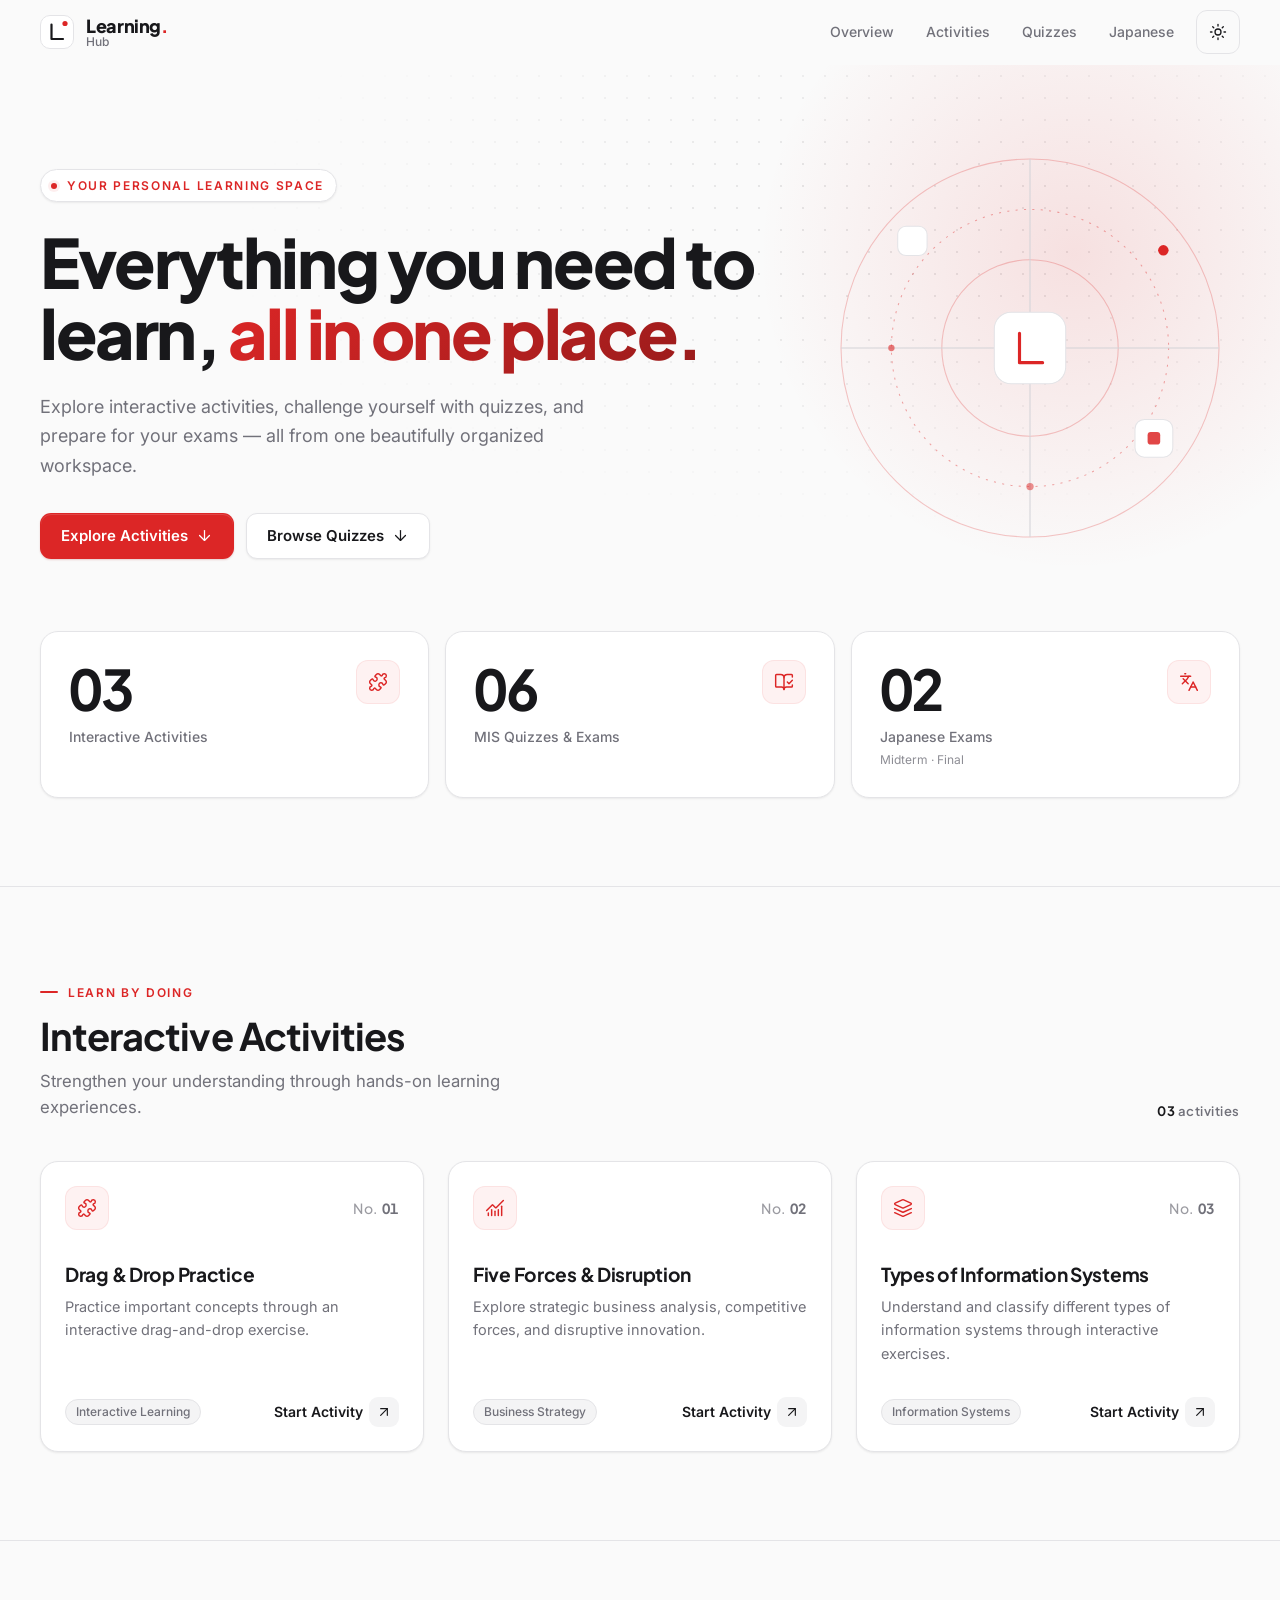
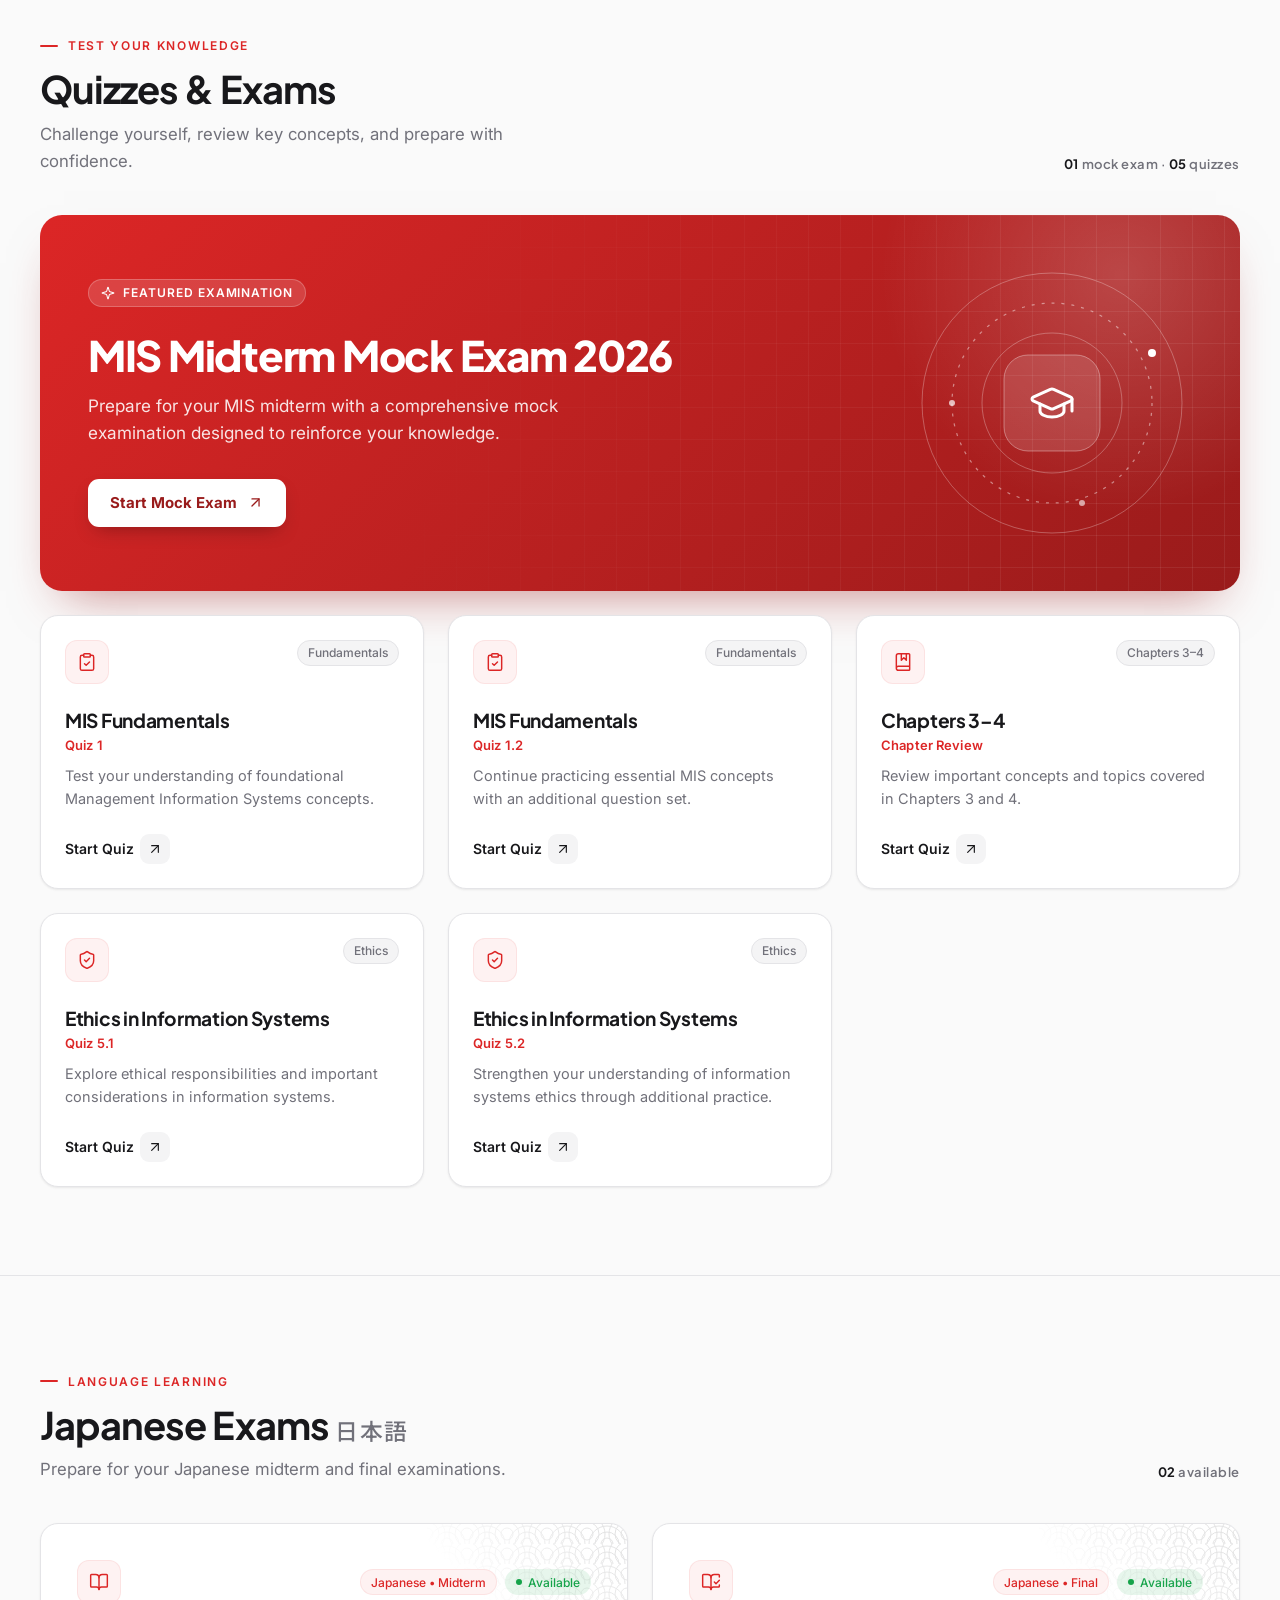
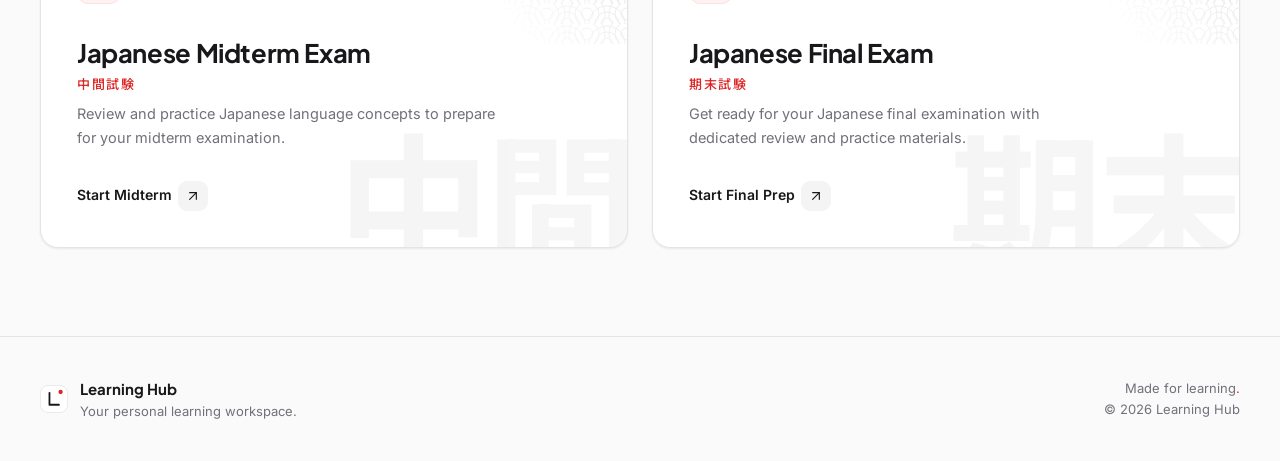
<file: index.html>
<!DOCTYPE html>
<html lang="en">
<head>
    <meta charset="UTF-8">
    <meta name="viewport" content="width=device-width, initial-scale=1.0">
    <title>Learning Hub</title>
    <meta name="description" content="Learning Hub — interactive activities, quizzes and exam preparation in one organized workspace.">
    <meta name="theme-color" content="#FAFAFA" media="(prefers-color-scheme: light)">
    <meta name="theme-color" content="#09090B" media="(prefers-color-scheme: dark)">

    <!-- Theme bootstrap: runs before paint to prevent a wrong-theme flash -->
    <script>
        (function () {
            var root = document.documentElement;
            var theme;
            try { theme = localStorage.getItem('mis-theme'); } catch (e) {}
            if (theme !== 'light' && theme !== 'dark') {
                theme = window.matchMedia && window.matchMedia('(prefers-color-scheme: dark)').matches ? 'dark' : 'light';
            }
            root.setAttribute('data-theme', theme);
            root.classList.add('js');
        })();
    </script>

    <link rel="preconnect" href="https://fonts.googleapis.com">
    <link rel="preconnect" href="https://fonts.gstatic.com" crossorigin>
    <link href="https://fonts.googleapis.com/css2?family=Inter:wght@400;500;600&family=Plus+Jakarta+Sans:wght@500;600;700;800&family=Noto+Sans+Thai:wght@400;500;600&family=Noto+Sans+JP:wght@400;500;700&display=swap" rel="stylesheet">

    <style>
        /* ==========================================================
           1. Design tokens
           ========================================================== */
        :root {
            --red: #DC2626;
            --red-hover: #B91C1C;
            --red-deep: #991B1B;
            --red-soft: #FEF2F2;
            --red-tint: rgba(220, 38, 38, 0.08);
            --red-ring: rgba(220, 38, 38, 0.35);
            --btn-bg: #DC2626;
            --btn-bg-hover: #B91C1C;

            --bg: #FAFAFA;
            --surface: #FFFFFF;
            --elevated: #F4F4F5;
            --text: #18181B;
            --text-muted: #71717A;
            --border: #E4E4E7;
            --border-strong: #D4D4D8;
            --success: #16A34A;
            --success-tint: rgba(22, 163, 74, 0.1);

            --nav-bg: rgba(250, 250, 250, 0.72);
            --nav-bg-scrolled: rgba(255, 255, 255, 0.86);
            --dot: rgba(24, 24, 27, 0.09);
            --glow: rgba(220, 38, 38, 0.12);

            --shadow-sm: 0 1px 2px rgba(24, 24, 27, 0.04), 0 1px 3px rgba(24, 24, 27, 0.04);
            --shadow-md: 0 1px 2px rgba(24, 24, 27, 0.04), 0 8px 24px -8px rgba(24, 24, 27, 0.10);
            --shadow-lg: 0 2px 4px rgba(24, 24, 27, 0.04), 0 18px 40px -16px rgba(153, 27, 27, 0.22);

            --featured-grad: linear-gradient(135deg, #DC2626 0%, #991B1B 100%);
            --hero-grad: linear-gradient(135deg, #DC2626, #991B1B);

            --font-display: 'Plus Jakarta Sans', 'Inter', 'Noto Sans Thai', system-ui, sans-serif;
            --font-body: 'Inter', 'Noto Sans Thai', system-ui, -apple-system, 'Segoe UI', sans-serif;
            --font-jp: 'Noto Sans JP', 'Hiragino Sans', 'Yu Gothic', sans-serif;

            --s1: 8px; --s2: 16px; --s3: 24px; --s4: 32px; --s5: 40px; --s6: 48px; --s8: 64px; --s10: 80px; --s12: 96px;
            --radius-card: 18px;
            --radius-btn: 11px;
            --max: 1280px;
            --gutter: clamp(16px, 4vw, 40px);
            --nav-h: 64px;

            --ease: cubic-bezier(0.22, 1, 0.36, 1);
            --dur: 220ms;

            color-scheme: light;
        }

        :root[data-theme="dark"] {
            --red: #F87171;
            --red-hover: #EF4444;
            --red-deep: #DC2626;
            --red-soft: rgba(248, 113, 113, 0.10);
            --red-tint: rgba(248, 113, 113, 0.12);
            --red-ring: rgba(248, 113, 113, 0.45);
            --btn-bg: #DC2626;
            --btn-bg-hover: #B91C1C;

            --bg: #09090B;
            --surface: #18181B;
            --elevated: #27272A;
            --text: #FAFAFA;
            --text-muted: #A1A1AA;
            --border: #3F3F46;
            --border-strong: #52525B;
            --success: #4ADE80;
            --success-tint: rgba(74, 222, 128, 0.12);

            --nav-bg: rgba(9, 9, 11, 0.6);
            --nav-bg-scrolled: rgba(9, 9, 11, 0.82);
            --dot: rgba(250, 250, 250, 0.07);
            --glow: rgba(239, 68, 68, 0.16);

            --shadow-sm: 0 1px 2px rgba(0, 0, 0, 0.3);
            --shadow-md: 0 1px 2px rgba(0, 0, 0, 0.3), 0 10px 28px -10px rgba(0, 0, 0, 0.6);
            --shadow-lg: 0 2px 4px rgba(0, 0, 0, 0.3), 0 20px 44px -16px rgba(220, 38, 38, 0.28);

            --featured-grad: linear-gradient(135deg, #B91C1C 0%, #7F1D1D 100%);
            --hero-grad: linear-gradient(135deg, #F87171, #DC2626);

            color-scheme: dark;
        }

        /* ==========================================================
           2. Base
           ========================================================== */
        *, *::before, *::after { box-sizing: border-box; }
        html { scroll-behavior: smooth; scroll-padding-top: calc(var(--nav-h) + 16px); -webkit-text-size-adjust: 100%; }
        body {
            margin: 0;
            font-family: var(--font-body);
            font-size: 16px;
            line-height: 1.6;
            color: var(--text);
            background: var(--bg);
            -webkit-font-smoothing: antialiased;
            -moz-osx-font-smoothing: grayscale;
            overflow-x: hidden;
            transition: background-color var(--dur) ease, color var(--dur) ease;
        }
        h1, h2, h3, p { margin: 0; }
        a { color: inherit; text-decoration: none; }
        button { font: inherit; color: inherit; }
        svg { display: block; flex-shrink: 0; }
        .jp { font-family: var(--font-jp); }

        :focus-visible { outline: 2px solid var(--red); outline-offset: 3px; border-radius: 6px; }

        .skip-link {
            position: absolute; left: 16px; top: -48px; z-index: 100;
            padding: 10px 16px; border-radius: var(--radius-btn);
            background: var(--btn-bg); color: #fff; font-weight: 600; font-size: 14px;
            transition: top var(--dur) var(--ease);
        }
        .skip-link:focus { top: 12px; }

        .sr-only {
            position: absolute; width: 1px; height: 1px; padding: 0; margin: -1px;
            overflow: hidden; clip: rect(0, 0, 0, 0); white-space: nowrap; border: 0;
        }

        .container { width: 100%; max-width: var(--max); margin: 0 auto; padding: 0 var(--gutter); }

        .icon { width: 20px; height: 20px; fill: none; stroke: currentColor; stroke-width: 1.75; stroke-linecap: round; stroke-linejoin: round; }
        .icon-sm { width: 16px; height: 16px; }
        .icon-lg { width: 24px; height: 24px; }

        /* ==========================================================
           3. Navigation
           ========================================================== */
        .nav {
            position: sticky; top: 0; z-index: 50;
            background: var(--nav-bg);
            -webkit-backdrop-filter: saturate(180%) blur(14px);
            backdrop-filter: saturate(180%) blur(14px);
            border-bottom: 1px solid transparent;
            transition: background-color var(--dur) ease, border-color var(--dur) ease, box-shadow var(--dur) ease;
        }
        .nav.is-scrolled { background: var(--nav-bg-scrolled); border-bottom-color: var(--border); box-shadow: 0 1px 0 rgba(0,0,0,0.02); }
        .nav-inner { height: var(--nav-h); display: flex; align-items: center; justify-content: space-between; gap: var(--s2); }

        .brand { display: inline-flex; align-items: center; gap: 12px; min-height: 44px; }
        .brand-mark { width: 34px; height: 34px; }
        .brand-text { display: flex; flex-direction: column; line-height: 1.1; }
        .brand-name { font-family: var(--font-display); font-weight: 800; font-size: 18px; letter-spacing: -0.02em; }
        .brand-name span { color: var(--red); }
        .brand-sub { font-size: 12px; color: var(--text-muted); font-weight: 500; letter-spacing: 0.01em; }

        .nav-right { display: flex; align-items: center; gap: var(--s1); }
        .nav-links { display: flex; align-items: center; gap: 4px; list-style: none; margin: 0; padding: 0; }
        .nav-link {
            position: relative; display: inline-flex; align-items: center;
            height: 36px; padding: 0 14px; border-radius: 9px;
            font-size: 14px; font-weight: 500; color: var(--text-muted);
            transition: color var(--dur) ease, background-color var(--dur) ease;
        }
        .nav-link::after {
            content: ""; position: absolute; left: 14px; right: 14px; bottom: 3px; height: 2px; border-radius: 2px;
            background: var(--red); transform: scaleX(0); transform-origin: center;
            transition: transform 280ms var(--ease);
        }
        .nav-link:hover { color: var(--text); background: var(--elevated); }
        .nav-link.is-active { color: var(--text); }
        .nav-link.is-active::after { transform: scaleX(1); }

        .icon-btn {
            display: inline-grid; place-items: center;
            width: 44px; height: 44px; border-radius: var(--radius-btn);
            background: transparent; border: 1px solid var(--border); cursor: pointer;
            color: var(--text);
            transition: background-color var(--dur) ease, border-color var(--dur) ease, color var(--dur) ease;
        }
        .icon-btn:hover { background: var(--elevated); border-color: var(--border-strong); }
        .icon-btn .icon { width: 18px; height: 18px; }

        .theme-toggle .i-moon { display: none; }
        :root[data-theme="dark"] .theme-toggle .i-sun { display: none; }
        :root[data-theme="dark"] .theme-toggle .i-moon { display: block; }

        .menu-toggle { display: none; }
        .menu-toggle .i-close { display: none; }
        .menu-toggle[aria-expanded="true"] .i-menu { display: none; }
        .menu-toggle[aria-expanded="true"] .i-close { display: block; }

        .mobile-menu {
            position: absolute; left: 0; right: 0; top: 100%;
            padding: var(--s1) var(--gutter) var(--s2);
            background: var(--surface);
            border-bottom: 1px solid var(--border);
            box-shadow: var(--shadow-md);
            opacity: 0; visibility: hidden; transform: translateY(-8px);
            transition: opacity 200ms ease, transform 260ms var(--ease), visibility 0s linear 260ms;
        }
        .mobile-menu.is-open { opacity: 1; visibility: visible; transform: none; transition: opacity 200ms ease, transform 260ms var(--ease), visibility 0s; }
        .mobile-menu ul { list-style: none; margin: 0; padding: 0; display: grid; gap: 2px; }
        .mobile-menu a {
            display: flex; align-items: center; justify-content: space-between;
            min-height: 48px; padding: 0 14px; border-radius: 10px;
            font-weight: 500; color: var(--text-muted);
            transition: background-color var(--dur) ease, color var(--dur) ease;
        }
        .mobile-menu a:hover { background: var(--elevated); color: var(--text); }
        .mobile-menu a.is-active { color: var(--red); background: var(--red-tint); }

        /* ==========================================================
           4. Hero
           ========================================================== */
        .hero { position: relative; overflow: hidden; padding: clamp(56px, 9vw, 104px) 0 clamp(40px, 6vw, 72px); isolation: isolate; }
        .hero-bg { position: absolute; inset: 0; z-index: -1; pointer-events: none; }
        .hero-bg::before {
            content: ""; position: absolute; inset: 0;
            background-image: radial-gradient(var(--dot) 1px, transparent 1px);
            background-size: 22px 22px;
            -webkit-mask-image: radial-gradient(ellipse 70% 70% at 70% 30%, #000 20%, transparent 75%);
            mask-image: radial-gradient(ellipse 70% 70% at 70% 30%, #000 20%, transparent 75%);
        }
        .hero-bg::after {
            content: ""; position: absolute; width: min(720px, 90vw); aspect-ratio: 1; right: -12%; top: -30%;
            background: radial-gradient(circle, var(--glow) 0%, transparent 62%);
        }
        .hero-shapes { position: absolute; right: var(--gutter); top: 50%; transform: translateY(-50%); width: min(420px, 36vw); color: var(--red); opacity: 0.9; }
        .hero-shapes .ring { fill: none; stroke: currentColor; stroke-width: 1; opacity: 0.25; }
        .hero-shapes .ring-dash { fill: none; stroke: currentColor; stroke-width: 1; stroke-dasharray: 2 6; opacity: 0.4; }
        .hero-shapes .line { stroke: var(--border-strong); stroke-width: 1; }
        .hero-shapes .dot { fill: currentColor; }
        .hero-shapes .sq { fill: var(--surface); stroke: var(--border); stroke-width: 1; }

        .hero-content { position: relative; max-width: 720px; }
        .eyebrow {
            display: inline-flex; align-items: center; gap: 10px;
            font-size: 12px; font-weight: 600; letter-spacing: 0.14em; text-transform: uppercase;
            color: var(--red);
        }
        .eyebrow::before { content: ""; width: 18px; height: 2px; border-radius: 2px; background: currentColor; }
        .hero .eyebrow {
            padding: 6px 12px 6px 10px; border-radius: 999px;
            background: var(--surface); border: 1px solid var(--border); box-shadow: var(--shadow-sm);
        }
        .hero .eyebrow::before { width: 6px; height: 6px; border-radius: 50%; box-shadow: 0 0 0 3px var(--red-tint); }

        .hero-title {
            margin-top: var(--s3);
            font-family: var(--font-display); font-weight: 800;
            font-size: clamp(2.25rem, 1.4rem + 4vw, 4.25rem);
            line-height: 1.04; letter-spacing: -0.035em;
        }
        .grad-text {
            background: var(--hero-grad);
            -webkit-background-clip: text; background-clip: text;
            -webkit-text-fill-color: transparent; color: var(--red);
        }
        .hero-desc { margin-top: var(--s3); max-width: 560px; font-size: clamp(1rem, 0.95rem + 0.3vw, 1.125rem); color: var(--text-muted); line-height: 1.65; }
        .hero-actions { margin-top: var(--s4); display: flex; flex-wrap: wrap; gap: 12px; }

        .btn {
            display: inline-flex; align-items: center; justify-content: center; gap: 8px;
            min-height: 46px; padding: 0 20px; border-radius: var(--radius-btn);
            font-size: 15px; font-weight: 600; cursor: pointer; border: 1px solid transparent;
            transition: background-color var(--dur) ease, border-color var(--dur) ease, color var(--dur) ease, transform var(--dur) var(--ease), box-shadow var(--dur) ease;
        }
        .btn .icon { width: 17px; height: 17px; transition: transform var(--dur) var(--ease); }
        .btn-primary { background: var(--btn-bg); color: #fff; box-shadow: 0 1px 2px rgba(153,27,27,0.2), inset 0 1px 0 rgba(255,255,255,0.14); }
        .btn-primary:hover { background: var(--btn-bg-hover); transform: translateY(-1px); box-shadow: 0 8px 20px -8px rgba(220,38,38,0.55); }
        .btn-primary:hover .icon { transform: translateY(2px); }
        .btn-secondary { background: var(--surface); color: var(--text); border-color: var(--border); box-shadow: var(--shadow-sm); }
        .btn-secondary:hover { border-color: var(--red-ring); color: var(--red); transform: translateY(-1px); }
        .btn-secondary:hover .icon { transform: translateY(2px); }

        /* Hero entrance */
        @keyframes rise { from { opacity: 0; transform: translateY(14px); } to { opacity: 1; transform: none; } }
        @keyframes fade { from { opacity: 0; } to { opacity: 1; } }
        .hero .eyebrow { animation: fade 600ms var(--ease) both; }
        .hero-title { animation: rise 750ms var(--ease) 80ms both; }
        .hero-desc { animation: rise 700ms var(--ease) 200ms both; }
        .hero-actions .btn { animation: rise 650ms var(--ease) both; }
        .hero-actions .btn:nth-child(1) { animation-delay: 300ms; }
        .hero-actions .btn:nth-child(2) { animation-delay: 380ms; }
        .hero-shapes { animation: fade 1200ms ease 200ms both; }

        /* ==========================================================
           5. Sections
           ========================================================== */
        .section { padding: clamp(48px, 7vw, 88px) 0; }
        .section + .section { border-top: 1px solid var(--border); }
        .section-head { display: flex; flex-wrap: wrap; align-items: flex-end; justify-content: space-between; gap: var(--s2) var(--s4); margin-bottom: clamp(24px, 4vw, 40px); }
        .section-title {
            margin-top: 12px;
            font-family: var(--font-display); font-weight: 700;
            font-size: clamp(1.625rem, 1.2rem + 1.6vw, 2.375rem);
            line-height: 1.15; letter-spacing: -0.025em;
        }
        .section-sub { margin-top: 10px; max-width: 520px; color: var(--text-muted); font-size: clamp(0.95rem, 0.9rem + 0.2vw, 1.05rem); }
        .section-count { font-family: var(--font-display); font-size: 13px; font-weight: 600; color: var(--text-muted); letter-spacing: 0.04em; white-space: nowrap; }
        .section-count b { color: var(--text); }

        /* ==========================================================
           6. Cards (shared)
           ========================================================== */
        .card {
            position: relative; display: flex; flex-direction: column;
            background: var(--surface);
            border: 1px solid var(--border);
            border-radius: var(--radius-card);
            box-shadow: var(--shadow-sm);
            transition: transform 280ms var(--ease), border-color var(--dur) ease, box-shadow 280ms var(--ease), background-color var(--dur) ease;
        }
        a.card:hover { transform: translateY(-4px); border-color: var(--red-ring); box-shadow: var(--shadow-lg); }
        a.card:focus-visible { outline-offset: 4px; border-radius: var(--radius-card); }

        .icon-box {
            display: inline-grid; place-items: center;
            width: 44px; height: 44px; border-radius: 12px;
            background: var(--red-soft); color: var(--red);
            border: 1px solid var(--red-tint);
            transition: background-color var(--dur) ease, color var(--dur) ease;
        }
        a.card:hover .icon-box { background: var(--btn-bg); color: #fff; border-color: transparent; }

        .badge {
            display: inline-flex; align-items: center; gap: 6px;
            height: 26px; padding: 0 10px; border-radius: 999px;
            font-size: 12px; font-weight: 500; white-space: nowrap;
            color: var(--text-muted); background: var(--elevated); border: 1px solid var(--border);
        }
        .badge-red { color: var(--red); background: var(--red-soft); border-color: var(--red-tint); }
        .badge-success { color: var(--success); background: var(--success-tint); border-color: transparent; }
        .badge-success::before { content: ""; width: 6px; height: 6px; border-radius: 50%; background: currentColor; }

        .card-action {
            display: inline-flex; align-items: center; gap: 6px;
            font-size: 14px; font-weight: 600; color: var(--text);
            transition: color var(--dur) ease;
        }
        .card-action .arrow {
            display: inline-grid; place-items: center; width: 30px; height: 30px; border-radius: 9px;
            background: var(--elevated); color: var(--text);
            transition: background-color var(--dur) ease, color var(--dur) ease;
        }
        .card-action .arrow .icon { width: 16px; height: 16px; transition: transform 280ms var(--ease); }
        a.card:hover .card-action { color: var(--red); }
        a.card:hover .card-action .arrow { background: var(--red-tint); color: var(--red); }
        a.card:hover .card-action .arrow .icon { transform: translate(2px, -2px); }

        /* ==========================================================
           7. Overview stats (bento)
           ========================================================== */
        .overview { padding-top: 0; }
        .section.overview { border-top: 0; }
        .stats { display: grid; grid-template-columns: repeat(3, 1fr); gap: var(--s2); }
        .stat {
            padding: clamp(20px, 2.4vw, 28px);
            display: grid; grid-template-columns: 1fr auto; align-items: start; gap: var(--s2);
            overflow: hidden;
        }
        .stat::after {
            content: ""; position: absolute; left: 24px; right: 24px; top: -1px; height: 2px; border-radius: 0 0 2px 2px;
            background: linear-gradient(90deg, transparent, var(--red), transparent); opacity: 0;
            transition: opacity 300ms ease;
        }
        .stat:hover { border-color: var(--border-strong); box-shadow: var(--shadow-md); }
        .stat:hover::after { opacity: 0.8; }
        .stat-num {
            font-family: var(--font-display); font-weight: 700;
            font-size: clamp(2.5rem, 2rem + 2vw, 3.5rem); line-height: 1; letter-spacing: -0.04em;
            font-variant-numeric: tabular-nums;
        }
        .stat-label { margin-top: 10px; font-size: 14px; color: var(--text-muted); font-weight: 500; }
        .stat-note { margin-top: 2px; font-size: 12px; color: var(--text-muted); opacity: 0.8; }

        /* ==========================================================
           8. Activities
           ========================================================== */
        .grid-3 { display: grid; grid-template-columns: repeat(3, 1fr); gap: var(--s3); }
        .activity { padding: var(--s3); min-height: 280px; }
        .activity-top { display: flex; align-items: center; justify-content: space-between; }
        .activity-num {
            font-family: var(--font-display); font-weight: 700; font-size: 14px; letter-spacing: 0.04em;
            color: var(--text-muted); font-variant-numeric: tabular-nums;
        }
        .activity-num::before { content: "No."; margin-right: 4px; font-weight: 500; opacity: 0.7; }
        .card-title { font-family: var(--font-display); font-weight: 700; font-size: 1.2rem; line-height: 1.3; letter-spacing: -0.015em; }
        .activity .card-title { margin-top: var(--s4); }
        .card-desc { margin-top: 8px; font-size: 14.5px; color: var(--text-muted); line-height: 1.6; }
        .card-foot {
            margin-top: auto; padding-top: var(--s3);
            display: flex; align-items: center; justify-content: space-between; gap: 12px; flex-wrap: wrap;
        }
        .activity .card-desc { margin-bottom: var(--s1); }

        /* ==========================================================
           9. Featured exam
           ========================================================== */
        .featured {
            position: relative; overflow: hidden; isolation: isolate;
            display: grid; grid-template-columns: 1.4fr 1fr; align-items: center; gap: var(--s4);
            padding: clamp(28px, 4vw, 48px);
            border-radius: calc(var(--radius-card) + 4px);
            background: var(--featured-grad);
            color: #fff;
            box-shadow: 0 24px 48px -24px rgba(153, 27, 27, 0.55);
            transition: transform 300ms var(--ease), box-shadow 300ms var(--ease);
            margin-bottom: var(--s3);
        }
        .featured:hover { transform: translateY(-4px); box-shadow: 0 32px 60px -24px rgba(153, 27, 27, 0.7); }
        .featured:focus-visible { outline-color: var(--red); outline-offset: 4px; border-radius: calc(var(--radius-card) + 4px); }
        .featured-pattern { position: absolute; inset: 0; z-index: -1; pointer-events: none; }
        .featured-pattern::before {
            content: ""; position: absolute; inset: 0;
            background-image:
                linear-gradient(rgba(255,255,255,0.07) 1px, transparent 1px),
                linear-gradient(90deg, rgba(255,255,255,0.07) 1px, transparent 1px);
            background-size: 32px 32px;
            -webkit-mask-image: linear-gradient(100deg, transparent 30%, #000 85%);
            mask-image: linear-gradient(100deg, transparent 30%, #000 85%);
        }
        .featured-pattern::after {
            content: ""; position: absolute; width: 520px; height: 520px; right: -140px; top: -200px; border-radius: 50%;
            background: radial-gradient(circle, rgba(255,255,255,0.18), transparent 65%);
        }
        .featured-badge {
            display: inline-flex; align-items: center; gap: 8px;
            height: 28px; padding: 0 12px; border-radius: 999px;
            font-size: 12px; font-weight: 600; letter-spacing: 0.08em; text-transform: uppercase;
            background: rgba(255,255,255,0.14); border: 1px solid rgba(255,255,255,0.22);
        }
        .featured-badge .icon { width: 14px; height: 14px; }
        .featured-title {
            margin-top: var(--s3);
            font-family: var(--font-display); font-weight: 800;
            font-size: clamp(1.75rem, 1.2rem + 2vw, 2.625rem); line-height: 1.1; letter-spacing: -0.03em;
        }
        .featured-desc { margin-top: 14px; max-width: 520px; color: rgba(255,255,255,0.88); font-size: clamp(0.95rem, 0.9rem + 0.25vw, 1.075rem); }
        .featured-cta {
            margin-top: var(--s4);
            display: inline-flex; align-items: center; gap: 10px;
            min-height: 48px; padding: 0 22px; border-radius: var(--radius-btn);
            background: #fff; color: #991B1B; font-weight: 700; font-size: 15px;
            box-shadow: 0 8px 20px -8px rgba(0,0,0,0.35);
            transition: transform var(--dur) var(--ease), box-shadow var(--dur) ease;
        }
        .featured-cta .icon { width: 17px; height: 17px; transition: transform 280ms var(--ease); }
        .featured:hover .featured-cta { box-shadow: 0 12px 24px -8px rgba(0,0,0,0.45); }
        .featured:hover .featured-cta .icon { transform: translate(2px, -2px); }
        .featured-art { justify-self: end; width: min(280px, 100%); color: #fff; }
        .featured-art .a-ring { fill: none; stroke: rgba(255,255,255,0.28); stroke-width: 1; }
        .featured-art .a-dash { fill: none; stroke: rgba(255,255,255,0.45); stroke-width: 1.25; stroke-dasharray: 3 7; }
        .featured-art .a-core { fill: rgba(255,255,255,0.12); stroke: rgba(255,255,255,0.35); stroke-width: 1; }
        .featured-art .a-dot { fill: #fff; }
        .featured-art .a-icon { fill: none; stroke: #fff; stroke-width: 1.5; stroke-linecap: round; stroke-linejoin: round; }

        /* ==========================================================
           10. Quizzes
           ========================================================== */
        .quiz { padding: var(--s3); }
        .quiz-top { display: flex; align-items: flex-start; justify-content: space-between; gap: 12px; }
        .quiz .card-title { margin-top: var(--s3); }
        .quiz-sub { margin-top: 2px; font-size: 13px; font-weight: 600; color: var(--red); letter-spacing: 0.01em; }

        /* ==========================================================
           11. Japanese
           ========================================================== */
        .grid-2 { display: grid; grid-template-columns: repeat(2, 1fr); gap: var(--s3); }
        .jp-card { padding: clamp(24px, 3vw, 36px); min-height: 320px; overflow: hidden; isolation: isolate; }
        .jp-card .jp-mark {
            position: absolute; right: -6px; bottom: -28px; z-index: -1;
            font-family: var(--font-jp); font-weight: 700; font-size: clamp(110px, 12vw, 160px); line-height: 1;
            color: var(--text); opacity: 0.035; letter-spacing: -0.04em; pointer-events: none; user-select: none;
            transition: opacity 300ms ease, color 300ms ease;
        }
        a.jp-card:hover .jp-mark { color: var(--red); opacity: 0.07; }
        .jp-card .seigaiha {
            position: absolute; right: 0; top: 0; width: 200px; height: 120px; z-index: -1; pointer-events: none;
            color: var(--red); opacity: 0.12;
            -webkit-mask-image: linear-gradient(225deg, #000 10%, transparent 70%);
            mask-image: linear-gradient(225deg, #000 10%, transparent 70%);
        }
        .jp-top { display: flex; align-items: center; justify-content: space-between; gap: 12px; flex-wrap: wrap; }
        .jp-meta { display: flex; align-items: center; gap: 8px; flex-wrap: wrap; }
        .jp-card .card-title { margin-top: var(--s4); font-size: clamp(1.3rem, 1.15rem + 0.6vw, 1.6rem); }
        .jp-kana { margin-top: 4px; font-family: var(--font-jp); font-size: 13px; font-weight: 500; color: var(--red); letter-spacing: 0.12em; }
        .jp-card .card-desc { max-width: 420px; }
        .jp-card .card-foot { padding-top: var(--s4); }

        .jp-card.is-soon { background: repeating-linear-gradient(135deg, var(--surface) 0 10px, color-mix(in srgb, var(--elevated) 45%, var(--surface)) 10px 11px); border-style: dashed; }
        .jp-card.is-soon .icon-box { background: var(--elevated); color: var(--text-muted); border-color: var(--border); }
        .jp-card.is-soon .jp-kana { color: var(--text-muted); }
        .jp-card.is-soon .seigaiha { color: var(--text-muted); opacity: 0.1; }
        .btn-disabled {
            display: inline-flex; align-items: center; gap: 8px;
            min-height: 44px; padding: 0 16px; border-radius: var(--radius-btn);
            font-size: 14px; font-weight: 600;
            background: var(--elevated); color: var(--text-muted); border: 1px solid var(--border);
            cursor: not-allowed;
        }
        .btn-disabled .icon { width: 16px; height: 16px; }

        /* ==========================================================
           12. Footer
           ========================================================== */
        .footer { border-top: 1px solid var(--border); padding: var(--s5) 0; }
        .footer-inner { display: flex; align-items: center; justify-content: space-between; gap: var(--s2); flex-wrap: wrap; }
        .footer-brand { display: flex; align-items: center; gap: 12px; }
        .footer-brand .brand-mark { width: 28px; height: 28px; }
        .footer-name { font-family: var(--font-display); font-weight: 700; font-size: 15px; }
        .footer-sub { font-size: 13px; color: var(--text-muted); }
        .footer-right { text-align: right; font-size: 13px; color: var(--text-muted); }
        .footer-right .heart { color: var(--red); }

        /* ==========================================================
           13. Scroll reveal (only hides content when JS is active)
           ========================================================== */
        /* Uses the independent `translate` property so it never fights hover `transform` */
        .js .reveal { transition: opacity 600ms var(--ease) var(--d, 0ms), translate 600ms var(--ease) var(--d, 0ms); }
        .js .card.reveal { transition: opacity 600ms var(--ease) var(--d, 0ms), translate 600ms var(--ease) var(--d, 0ms), transform 280ms var(--ease), border-color var(--dur) ease, box-shadow 280ms var(--ease), background-color var(--dur) ease; }
        .js .featured.reveal { transition: opacity 600ms var(--ease) var(--d, 0ms), translate 600ms var(--ease) var(--d, 0ms), transform 300ms var(--ease), box-shadow 300ms var(--ease); }
        .js .reveal:not(.is-visible) { opacity: 0; translate: 0 16px; }

        /* ==========================================================
           14. Responsive
           ========================================================== */
        @media (max-width: 1024px) {
            .grid-3 { grid-template-columns: repeat(2, 1fr); }
            .hero-shapes { width: min(320px, 34vw); opacity: 0.6; }
        }
        @media (max-width: 860px) {
            .hero-shapes { display: none; }
            .featured { grid-template-columns: 1fr; }
            .featured-art { display: none; }
        }
        @media (max-width: 768px) {
            .nav-links { display: none; }
            .menu-toggle { display: inline-grid; }
            .stats { grid-template-columns: 1fr 1fr; }
            .stats .stat:first-child { grid-column: 1 / -1; }
            .grid-2 { grid-template-columns: 1fr; }
            .jp-card { min-height: 0; }
        }
        @media (max-width: 600px) {
            .grid-3 { grid-template-columns: 1fr; }
            .activity { min-height: 0; }
            .stats { grid-template-columns: 1fr; }
            .hero-actions .btn { flex: 1 1 100%; }
            .featured-cta { width: 100%; justify-content: center; }
            .footer-inner { flex-direction: column; align-items: flex-start; }
            .footer-right { text-align: left; }
        }
        @media (max-width: 360px) {
            .brand-sub { display: none; }
            .hero-title { letter-spacing: -0.03em; }
        }

        /* ==========================================================
           15. Reduced motion
           ========================================================== */
        @media (prefers-reduced-motion: reduce) {
            html { scroll-behavior: auto; }
            *, *::before, *::after { animation-duration: 0.01ms !important; animation-delay: 0ms !important; transition-duration: 0.01ms !important; transition-delay: 0ms !important; }
            .js .reveal:not(.is-visible) { opacity: 1; translate: none; }
            a.card:hover, .featured:hover, .btn:hover { transform: none; }
        }
    </style>
</head>
<body>
    <!-- Icon sprite (Lucide icon paths, inlined so the page works offline) -->
    <svg width="0" height="0" style="position:absolute" aria-hidden="true" focusable="false">
        <defs>
            <symbol id="i-puzzle" viewBox="0 0 24 24"><path d="M15.39 4.39a1 1 0 0 0 1.68-.474 2.5 2.5 0 1 1 3.014 3.015 1 1 0 0 0-.474 1.68l1.683 1.682a2.414 2.414 0 0 1 0 3.414L19.61 15.39a1 1 0 0 1-1.68-.474 2.5 2.5 0 1 0-3.014 3.015 1 1 0 0 1 .474 1.68l-1.683 1.682a2.414 2.414 0 0 1-3.414 0L8.61 19.61a1 1 0 0 0-1.68.474 2.5 2.5 0 1 1-3.014-3.015 1 1 0 0 0 .474-1.68l-1.683-1.682a2.414 2.414 0 0 1 0-3.414L4.39 8.61a1 1 0 0 1 1.68.474 2.5 2.5 0 1 0 3.014-3.015 1 1 0 0 1-.474-1.68l1.683-1.682a2.414 2.414 0 0 1 3.414 0z"/></symbol>
            <symbol id="i-book-open-check" viewBox="0 0 24 24"><path d="M12 21V7"/><path d="m16 12 2 2 4-4"/><path d="M22 6V4a1 1 0 0 0-1-1h-5a4 4 0 0 0-4 4 4 4 0 0 0-4-4H3a1 1 0 0 0-1 1v13a1 1 0 0 0 1 1h6a3 3 0 0 1 3 3 3 3 0 0 1 3-3h6a1 1 0 0 0 1-1v-1.3"/></symbol>
            <symbol id="i-book-open" viewBox="0 0 24 24"><path d="M12 7v14"/><path d="M3 18a1 1 0 0 1-1-1V4a1 1 0 0 1 1-1h5a4 4 0 0 1 4 4 4 4 0 0 1 4-4h5a1 1 0 0 1 1 1v13a1 1 0 0 1-1 1h-6a3 3 0 0 0-3 3 3 3 0 0 0-3-3z"/></symbol>
            <symbol id="i-languages" viewBox="0 0 24 24"><path d="m5 8 6 6"/><path d="m4 14 6-6 2-3"/><path d="M2 5h12"/><path d="M7 2h1"/><path d="m22 22-5-10-5 10"/><path d="M14 18h6"/></symbol>
            <symbol id="i-chart" viewBox="0 0 24 24"><path d="M12 16v5"/><path d="M16 14v7"/><path d="M20 10v11"/><path d="m22 3-8.646 8.646a.5.5 0 0 1-.708 0L9.354 8.354a.5.5 0 0 0-.708 0L2 15"/><path d="M4 18v3"/><path d="M8 14v7"/></symbol>
            <symbol id="i-layers" viewBox="0 0 24 24"><path d="M12.83 2.18a2 2 0 0 0-1.66 0L2.6 6.08a1 1 0 0 0 0 1.83l8.58 3.91a2 2 0 0 0 1.66 0l8.58-3.9a1 1 0 0 0 0-1.83Z"/><path d="m22 17.65-9.17 4.16a2 2 0 0 1-1.66 0L2 17.65"/><path d="m22 12.65-9.17 4.16a2 2 0 0 1-1.66 0L2 12.65"/></symbol>
            <symbol id="i-graduation-cap" viewBox="0 0 24 24"><path d="M21.42 10.922a1 1 0 0 0-.019-1.838L12.83 5.18a2 2 0 0 0-1.66 0L2.6 9.08a1 1 0 0 0 0 1.832l8.57 3.908a2 2 0 0 0 1.66 0z"/><path d="M22 10v6"/><path d="M6 12.5V16a6 3 0 0 0 12 0v-3.5"/></symbol>
            <symbol id="i-clipboard-check" viewBox="0 0 24 24"><rect width="8" height="4" x="8" y="2" rx="1" ry="1"/><path d="M16 4h2a2 2 0 0 1 2 2v14a2 2 0 0 1-2 2H6a2 2 0 0 1-2-2V6a2 2 0 0 1 2-2h2"/><path d="m9 14 2 2 4-4"/></symbol>
            <symbol id="i-book-marked" viewBox="0 0 24 24"><path d="M10 2v8l3-3 3 3V2"/><path d="M4 19.5v-15A2.5 2.5 0 0 1 6.5 2H19a1 1 0 0 1 1 1v18a1 1 0 0 1-1 1H6.5a1 1 0 0 1 0-5H20"/></symbol>
            <symbol id="i-shield-check" viewBox="0 0 24 24"><path d="M20 13c0 5-3.5 7.5-7.66 8.95a1 1 0 0 1-.67-.01C7.5 20.5 4 18 4 13V6a1 1 0 0 1 1-1c2 0 4.5-1.2 6.24-2.72a1.17 1.17 0 0 1 1.52 0C14.51 3.81 17 5 19 5a1 1 0 0 1 1 1z"/><path d="m9 12 2 2 4-4"/></symbol>
            <symbol id="i-arrow-up-right" viewBox="0 0 24 24"><path d="M7 7h10v10"/><path d="M7 17 17 7"/></symbol>
            <symbol id="i-arrow-down" viewBox="0 0 24 24"><path d="M12 5v14"/><path d="m19 12-7 7-7-7"/></symbol>
            <symbol id="i-clock" viewBox="0 0 24 24"><circle cx="12" cy="12" r="10"/><path d="M12 6v6l4 2"/></symbol>
            <symbol id="i-sparkles" viewBox="0 0 24 24"><path d="M9.937 15.5A2 2 0 0 0 8.5 14.063l-6.135-1.582a.5.5 0 0 1 0-.962L8.5 9.936A2 2 0 0 0 9.937 8.5l1.582-6.135a.5.5 0 0 1 .963 0L14.063 8.5A2 2 0 0 0 15.5 9.937l6.135 1.581a.5.5 0 0 1 0 .964L15.5 14.063a2 2 0 0 0-1.437 1.437l-1.582 6.135a.5.5 0 0 1-.963 0z"/></symbol>
            <symbol id="i-sun" viewBox="0 0 24 24"><circle cx="12" cy="12" r="4"/><path d="M12 2v2"/><path d="M12 20v2"/><path d="m4.93 4.93 1.41 1.41"/><path d="m17.66 17.66 1.41 1.41"/><path d="M2 12h2"/><path d="M20 12h2"/><path d="m6.34 17.66-1.41 1.41"/><path d="m19.07 4.93-1.41 1.41"/></symbol>
            <symbol id="i-moon" viewBox="0 0 24 24"><path d="M12 3a6 6 0 0 0 9 9 9 9 0 1 1-9-9Z"/></symbol>
            <symbol id="i-menu" viewBox="0 0 24 24"><path d="M4 6h16"/><path d="M4 12h16"/><path d="M4 18h16"/></symbol>
            <symbol id="i-x" viewBox="0 0 24 24"><path d="M18 6 6 18"/><path d="m6 6 12 12"/></symbol>

            <!-- Brand mark: stacked geometric blocks -->
            <symbol id="brand-mark" viewBox="0 0 34 34">
                <rect x="0.5" y="0.5" width="33" height="33" rx="9.5" style="fill: var(--surface); stroke: var(--border)"/>
                <path d="M11.5 9.5V24h11.5" style="fill: none; stroke: var(--text)" stroke-width="2.2" stroke-linecap="round" stroke-linejoin="round"/>
                <circle cx="25" cy="8.5" r="2.6" fill="#DC2626"/>
            </symbol>

            <!-- Seigaiha (Japanese wave) pattern -->
            <pattern id="seigaiha" width="40" height="20" patternUnits="userSpaceOnUse">
                <g fill="none" stroke="currentColor" stroke-width="1">
                    <circle cx="20" cy="20" r="18"/><circle cx="20" cy="20" r="12"/><circle cx="20" cy="20" r="6"/>
                    <circle cx="0" cy="10" r="18"/><circle cx="0" cy="10" r="12"/><circle cx="0" cy="10" r="6"/>
                    <circle cx="40" cy="10" r="18"/><circle cx="40" cy="10" r="12"/><circle cx="40" cy="10" r="6"/>
                </g>
            </pattern>
        </defs>
    </svg>

    <a class="skip-link" href="#main">Skip to content</a>

    <!-- ======================= Navigation ======================= -->
    <header class="nav" id="top">
        <div class="container nav-inner">
            <a class="brand" href="#top" aria-label="Learning Hub — back to top">
                <svg class="brand-mark" aria-hidden="true"><use href="#brand-mark"/></svg>
                <span class="brand-text">
                    <span class="brand-name">Learning<span>.</span></span>
                    <span class="brand-sub">Hub</span>
                </span>
            </a>

            <nav class="nav-right" aria-label="Primary">
                <ul class="nav-links">
                    <li><a class="nav-link" href="#overview" data-section="overview">Overview</a></li>
                    <li><a class="nav-link" href="#activities" data-section="activities">Activities</a></li>
                    <li><a class="nav-link" href="#quizzes" data-section="quizzes">Quizzes</a></li>
                    <li><a class="nav-link" href="#japanese" data-section="japanese">Japanese</a></li>
                </ul>
                <button class="icon-btn theme-toggle" type="button" id="themeToggle" aria-label="Switch to dark theme">
                    <svg class="icon i-sun" aria-hidden="true"><use href="#i-sun"/></svg>
                    <svg class="icon i-moon" aria-hidden="true"><use href="#i-moon"/></svg>
                </button>
                <button class="icon-btn menu-toggle" type="button" id="menuToggle" aria-expanded="false" aria-controls="mobileMenu" aria-label="Open menu">
                    <svg class="icon i-menu" aria-hidden="true"><use href="#i-menu"/></svg>
                    <svg class="icon i-close" aria-hidden="true"><use href="#i-x"/></svg>
                </button>
            </nav>
        </div>

        <div class="mobile-menu" id="mobileMenu">
            <ul>
                <li><a href="#overview" data-section="overview">Overview <svg class="icon icon-sm" aria-hidden="true"><use href="#i-arrow-up-right"/></svg></a></li>
                <li><a href="#activities" data-section="activities">Activities <svg class="icon icon-sm" aria-hidden="true"><use href="#i-arrow-up-right"/></svg></a></li>
                <li><a href="#quizzes" data-section="quizzes">Quizzes <svg class="icon icon-sm" aria-hidden="true"><use href="#i-arrow-up-right"/></svg></a></li>
                <li><a href="#japanese" data-section="japanese">Japanese <svg class="icon icon-sm" aria-hidden="true"><use href="#i-arrow-up-right"/></svg></a></li>
            </ul>
        </div>
    </header>

    <main id="main">
        <!-- ======================= Hero ======================= -->
        <section class="hero" aria-labelledby="hero-title">
            <div class="hero-bg" aria-hidden="true"></div>

            <svg class="hero-shapes" viewBox="0 0 400 400" aria-hidden="true">
                <circle class="ring" cx="200" cy="200" r="180"/>
                <circle class="ring-dash" cx="200" cy="200" r="132"/>
                <circle class="ring" cx="200" cy="200" r="84"/>
                <line class="line" x1="20" y1="200" x2="380" y2="200"/>
                <line class="line" x1="200" y1="20" x2="200" y2="380"/>
                <rect class="sq" x="166" y="166" width="68" height="68" rx="16"/>
                <path d="M190 186v28h22" fill="none" stroke="currentColor" stroke-width="3" stroke-linecap="round" stroke-linejoin="round"/>
                <circle class="dot" cx="327" cy="107" r="5"/>
                <circle class="dot" cx="68" cy="200" r="3" opacity="0.6"/>
                <circle class="dot" cx="200" cy="332" r="3.5" opacity="0.5"/>
                <rect class="sq" x="300" y="268" width="36" height="36" rx="9"/>
                <rect x="312" y="280" width="12" height="12" rx="3" fill="currentColor" opacity="0.85"/>
                <rect class="sq" x="74" y="84" width="28" height="28" rx="8"/>
            </svg>

            <div class="container">
                <div class="hero-content">
                    <p class="eyebrow">Your personal learning space</p>
                    <h1 class="hero-title" id="hero-title">Everything you need to learn, <span class="grad-text">all in one place.</span></h1>
                    <p class="hero-desc">Explore interactive activities, challenge yourself with quizzes, and prepare for your exams — all from one beautifully organized workspace.</p>
                    <div class="hero-actions">
                        <a class="btn btn-primary" href="#activities">
                            Explore Activities
                            <svg class="icon" aria-hidden="true"><use href="#i-arrow-down"/></svg>
                        </a>
                        <a class="btn btn-secondary" href="#quizzes">
                            Browse Quizzes
                            <svg class="icon" aria-hidden="true"><use href="#i-arrow-down"/></svg>
                        </a>
                    </div>
                </div>
            </div>
        </section>

        <!-- ======================= Overview ======================= -->
        <section class="section overview" id="overview" aria-labelledby="overview-title">
            <div class="container">
                <h2 class="sr-only" id="overview-title">Learning overview</h2>
                <div class="stats">
                    <div class="card stat reveal">
                        <div>
                            <p class="stat-num">03</p>
                            <p class="stat-label">Interactive Activities</p>
                        </div>
                        <span class="icon-box"><svg class="icon" aria-hidden="true"><use href="#i-puzzle"/></svg></span>
                    </div>
                    <div class="card stat reveal" style="--d: 80ms">
                        <div>
                            <p class="stat-num">06</p>
                            <p class="stat-label">MIS Quizzes &amp; Exams</p>
                        </div>
                        <span class="icon-box"><svg class="icon" aria-hidden="true"><use href="#i-book-open-check"/></svg></span>
                    </div>
                    <div class="card stat reveal" style="--d: 160ms">
                        <div>
                            <p class="stat-num">02</p>
                            <p class="stat-label">Japanese Exams</p>
                            <p class="stat-note">Midterm · Final</p>
                        </div>
                        <span class="icon-box"><svg class="icon" aria-hidden="true"><use href="#i-languages"/></svg></span>
                    </div>
                </div>
            </div>
        </section>

        <!-- ======================= Activities ======================= -->
        <section class="section" id="activities" aria-labelledby="activities-title">
            <div class="container">
                <div class="section-head reveal">
                    <div>
                        <p class="eyebrow">Learn by doing</p>
                        <h2 class="section-title" id="activities-title">Interactive Activities</h2>
                        <p class="section-sub">Strengthen your understanding through hands-on learning experiences.</p>
                    </div>
                    <p class="section-count"><b>03</b> activities</p>
                </div>

                <div class="grid-3">
                    <a class="card activity reveal" href="activity/Activity-DragDrop-เขียน3ข้อ.html">
                        <div class="activity-top">
                            <span class="icon-box"><svg class="icon" aria-hidden="true"><use href="#i-puzzle"/></svg></span>
                            <span class="activity-num">01</span>
                        </div>
                        <h3 class="card-title">Drag &amp; Drop Practice</h3>
                        <p class="card-desc">Practice important concepts through an interactive drag-and-drop exercise.</p>
                        <div class="card-foot">
                            <span class="badge">Interactive Learning</span>
                            <span class="card-action">Start Activity <span class="arrow"><svg class="icon" aria-hidden="true"><use href="#i-arrow-up-right"/></svg></span></span>
                        </div>
                    </a>

                    <a class="card activity reveal" style="--d: 80ms" href="activity/Activity-Fiveforces-Disruption.html">
                        <div class="activity-top">
                            <span class="icon-box"><svg class="icon" aria-hidden="true"><use href="#i-chart"/></svg></span>
                            <span class="activity-num">02</span>
                        </div>
                        <h3 class="card-title">Five Forces &amp; Disruption</h3>
                        <p class="card-desc">Explore strategic business analysis, competitive forces, and disruptive innovation.</p>
                        <div class="card-foot">
                            <span class="badge">Business Strategy</span>
                            <span class="card-action">Start Activity <span class="arrow"><svg class="icon" aria-hidden="true"><use href="#i-arrow-up-right"/></svg></span></span>
                        </div>
                    </a>

                    <a class="card activity reveal" style="--d: 160ms" href="activity/Quiz-Type-of-IS-DragDrop.html">
                        <div class="activity-top">
                            <span class="icon-box"><svg class="icon" aria-hidden="true"><use href="#i-layers"/></svg></span>
                            <span class="activity-num">03</span>
                        </div>
                        <h3 class="card-title">Types of Information Systems</h3>
                        <p class="card-desc">Understand and classify different types of information systems through interactive exercises.</p>
                        <div class="card-foot">
                            <span class="badge">Information Systems</span>
                            <span class="card-action">Start Activity <span class="arrow"><svg class="icon" aria-hidden="true"><use href="#i-arrow-up-right"/></svg></span></span>
                        </div>
                    </a>
                </div>
            </div>
        </section>

        <!-- ======================= Quizzes & Exams ======================= -->
        <section class="section" id="quizzes" aria-labelledby="quizzes-title">
            <div class="container">
                <div class="section-head reveal">
                    <div>
                        <p class="eyebrow">Test your knowledge</p>
                        <h2 class="section-title" id="quizzes-title">Quizzes &amp; Exams</h2>
                        <p class="section-sub">Challenge yourself, review key concepts, and prepare with confidence.</p>
                    </div>
                    <p class="section-count"><b>01</b> mock exam · <b>05</b> quizzes</p>
                </div>

                <!-- Featured: MIS Midterm Mock Exam -->
                <a class="featured reveal" href="quiz/MIDTERM-Mock-Exam-2026.html">
                    <div class="featured-pattern" aria-hidden="true"></div>
                    <div>
                        <span class="featured-badge"><svg class="icon" aria-hidden="true"><use href="#i-sparkles"/></svg>Featured Examination</span>
                        <h3 class="featured-title">MIS Midterm Mock Exam 2026</h3>
                        <p class="featured-desc">Prepare for your MIS midterm with a comprehensive mock examination designed to reinforce your knowledge.</p>
                        <span class="featured-cta">Start Mock Exam <svg class="icon" aria-hidden="true"><use href="#i-arrow-up-right"/></svg></span>
                    </div>
                    <svg class="featured-art" viewBox="0 0 280 280" aria-hidden="true">
                        <circle class="a-ring" cx="140" cy="140" r="130"/>
                        <circle class="a-dash" cx="140" cy="140" r="100"/>
                        <circle class="a-ring" cx="140" cy="140" r="70"/>
                        <rect class="a-core" x="92" y="92" width="96" height="96" rx="24"/>
                        <g class="a-icon" transform="translate(116 116) scale(2)">
                            <path d="M21.42 10.922a1 1 0 0 0-.019-1.838L12.83 5.18a2 2 0 0 0-1.66 0L2.6 9.08a1 1 0 0 0 0 1.832l8.57 3.908a2 2 0 0 0 1.66 0z"/><path d="M22 10v6"/><path d="M6 12.5V16a6 3 0 0 0 12 0v-3.5"/>
                        </g>
                        <circle class="a-dot" cx="240" cy="90" r="4"/>
                        <circle class="a-dot" cx="40" cy="140" r="3" opacity="0.7"/>
                        <circle class="a-dot" cx="170" cy="240" r="3" opacity="0.6"/>
                    </svg>
                </a>

                <div class="grid-3">
                    <a class="card quiz reveal" href="quiz/Quiz-MIS-20ข้อ.html">
                        <div class="quiz-top">
                            <span class="icon-box"><svg class="icon" aria-hidden="true"><use href="#i-clipboard-check"/></svg></span>
                            <span class="badge">Fundamentals</span>
                        </div>
                        <h3 class="card-title">MIS Fundamentals</h3>
                        <p class="quiz-sub">Quiz 1</p>
                        <p class="card-desc">Test your understanding of foundational Management Information Systems concepts.</p>
                        <div class="card-foot">
                            <span class="card-action">Start Quiz <span class="arrow"><svg class="icon" aria-hidden="true"><use href="#i-arrow-up-right"/></svg></span></span>
                        </div>
                    </a>

                    <a class="card quiz reveal" style="--d: 80ms" href="quiz/Quiz-MIS-ชุด2-20ข้อ.html">
                        <div class="quiz-top">
                            <span class="icon-box"><svg class="icon" aria-hidden="true"><use href="#i-clipboard-check"/></svg></span>
                            <span class="badge">Fundamentals</span>
                        </div>
                        <h3 class="card-title">MIS Fundamentals</h3>
                        <p class="quiz-sub">Quiz 1.2</p>
                        <p class="card-desc">Continue practicing essential MIS concepts with an additional question set.</p>
                        <div class="card-foot">
                            <span class="card-action">Start Quiz <span class="arrow"><svg class="icon" aria-hidden="true"><use href="#i-arrow-up-right"/></svg></span></span>
                        </div>
                    </a>

                    <a class="card quiz reveal" style="--d: 160ms" href="quiz/Quiz2-บท3-4-20ข้อ.html">
                        <div class="quiz-top">
                            <span class="icon-box"><svg class="icon" aria-hidden="true"><use href="#i-book-marked"/></svg></span>
                            <span class="badge">Chapters 3–4</span>
                        </div>
                        <h3 class="card-title">Chapters 3–4</h3>
                        <p class="quiz-sub">Chapter Review</p>
                        <p class="card-desc">Review important concepts and topics covered in Chapters 3 and 4.</p>
                        <div class="card-foot">
                            <span class="card-action">Start Quiz <span class="arrow"><svg class="icon" aria-hidden="true"><use href="#i-arrow-up-right"/></svg></span></span>
                        </div>
                    </a>

                    <a class="card quiz reveal" href="quiz/Quiz-Ethics-บท5.html">
                        <div class="quiz-top">
                            <span class="icon-box"><svg class="icon" aria-hidden="true"><use href="#i-shield-check"/></svg></span>
                            <span class="badge">Ethics</span>
                        </div>
                        <h3 class="card-title">Ethics in Information Systems</h3>
                        <p class="quiz-sub">Quiz 5.1</p>
                        <p class="card-desc">Explore ethical responsibilities and important considerations in information systems.</p>
                        <div class="card-foot">
                            <span class="card-action">Start Quiz <span class="arrow"><svg class="icon" aria-hidden="true"><use href="#i-arrow-up-right"/></svg></span></span>
                        </div>
                    </a>

                    <a class="card quiz reveal" style="--d: 80ms" href="quiz/Quiz-Ethics-ชุด2-20ข้อ.html">
                        <div class="quiz-top">
                            <span class="icon-box"><svg class="icon" aria-hidden="true"><use href="#i-shield-check"/></svg></span>
                            <span class="badge">Ethics</span>
                        </div>
                        <h3 class="card-title">Ethics in Information Systems</h3>
                        <p class="quiz-sub">Quiz 5.2</p>
                        <p class="card-desc">Strengthen your understanding of information systems ethics through additional practice.</p>
                        <div class="card-foot">
                            <span class="card-action">Start Quiz <span class="arrow"><svg class="icon" aria-hidden="true"><use href="#i-arrow-up-right"/></svg></span></span>
                        </div>
                    </a>
                </div>
            </div>
        </section>

        <!-- ======================= Japanese Exams ======================= -->
        <section class="section" id="japanese" aria-labelledby="japanese-title">
            <div class="container">
                <div class="section-head reveal">
                    <div>
                        <p class="eyebrow">Language learning</p>
                        <h2 class="section-title" id="japanese-title">Japanese Exams <span class="jp" style="color: var(--text-muted); font-weight: 500; font-size: 0.6em; letter-spacing: 0.08em;" lang="ja">日本語</span></h2>
                        <p class="section-sub">Prepare for your Japanese midterm and final examinations.</p>
                    </div>
                    <p class="section-count"><b>02</b> available</p>
                </div>

                <div class="grid-2">
                    <!-- Japanese Midterm Exam (existing page) -->
                    <a class="card jp-card reveal" href="japanese/index.html">
                        <svg class="seigaiha" aria-hidden="true"><rect width="100%" height="100%" fill="url(#seigaiha)"/></svg>
                        <span class="jp-mark" lang="ja" aria-hidden="true">中間</span>
                        <div class="jp-top">
                            <span class="icon-box"><svg class="icon" aria-hidden="true"><use href="#i-book-open"/></svg></span>
                            <div class="jp-meta">
                                <span class="badge badge-red">Japanese • Midterm</span>
                                <span class="badge badge-success">Available</span>
                            </div>
                        </div>
                        <h3 class="card-title">Japanese Midterm Exam</h3>
                        <p class="jp-kana" lang="ja">中間試験</p>
                        <p class="card-desc">Review and practice Japanese language concepts to prepare for your midterm examination.</p>
                        <div class="card-foot">
                            <span class="card-action">Start Midterm <span class="arrow"><svg class="icon" aria-hidden="true"><use href="#i-arrow-up-right"/></svg></span></span>
                        </div>
                    </a>

                    <!-- Japanese Final Exam Preparation Hub -->
                    <a class="card jp-card reveal" style="--d: 100ms" href="japanese/final/index.html">
                        <svg class="seigaiha" aria-hidden="true"><rect width="100%" height="100%" fill="url(#seigaiha)"/></svg>
                        <span class="jp-mark" lang="ja" aria-hidden="true">期末</span>
                        <div class="jp-top">
                            <span class="icon-box"><svg class="icon" aria-hidden="true"><use href="#i-book-open-check"/></svg></span>
                            <div class="jp-meta">
                                <span class="badge badge-red">Japanese • Final</span>
                                <span class="badge badge-success">Available</span>
                            </div>
                        </div>
                        <h3 class="card-title">Japanese Final Exam</h3>
                        <p class="jp-kana" lang="ja">期末試験</p>
                        <p class="card-desc">Get ready for your Japanese final examination with dedicated review and practice materials.</p>
                        <div class="card-foot">
                            <span class="card-action">Start Final Prep <span class="arrow"><svg class="icon" aria-hidden="true"><use href="#i-arrow-up-right"/></svg></span></span>
                        </div>
                    </a>
                </div>
            </div>
        </section>
    </main>

    <!-- ======================= Footer ======================= -->
    <footer class="footer">
        <div class="container footer-inner">
            <div class="footer-brand">
                <svg class="brand-mark" aria-hidden="true"><use href="#brand-mark"/></svg>
                <div>
                    <p class="footer-name">Learning Hub</p>
                    <p class="footer-sub">Your personal learning workspace.</p>
                </div>
            </div>
            <div class="footer-right">
                <p>Made for learning<span class="heart">.</span></p>
                <p>&copy; <span id="year">2026</span> Learning Hub</p>
            </div>
        </div>
    </footer>

    <script>
        (function () {
            var root = document.documentElement;

            /* ---------- Theme ---------- */
            var themeToggle = document.getElementById('themeToggle');
            var themeMeta = document.querySelectorAll('meta[name="theme-color"]');

            function applyTheme(theme) {
                root.setAttribute('data-theme', theme);
                themeToggle.setAttribute('aria-label', theme === 'dark' ? 'Switch to light theme' : 'Switch to dark theme');
                for (var i = 0; i < themeMeta.length; i++) {
                    themeMeta[i].setAttribute('content', theme === 'dark' ? '#09090B' : '#FAFAFA');
                }
            }
            applyTheme(root.getAttribute('data-theme') || 'light');

            themeToggle.addEventListener('click', function () {
                var next = root.getAttribute('data-theme') === 'dark' ? 'light' : 'dark';
                applyTheme(next);
                try { localStorage.setItem('mis-theme', next); } catch (e) {}
            });

            // Follow system changes only until the user picks a theme manually
            if (window.matchMedia) {
                var mq = window.matchMedia('(prefers-color-scheme: dark)');
                var onSystemChange = function (e) {
                    var saved = null;
                    try { saved = localStorage.getItem('mis-theme'); } catch (err) {}
                    if (!saved) applyTheme(e.matches ? 'dark' : 'light');
                };
                if (mq.addEventListener) mq.addEventListener('change', onSystemChange);
                else if (mq.addListener) mq.addListener(onSystemChange);
            }

            /* ---------- Mobile menu ---------- */
            var menuToggle = document.getElementById('menuToggle');
            var mobileMenu = document.getElementById('mobileMenu');

            function setMenu(open) {
                menuToggle.setAttribute('aria-expanded', String(open));
                menuToggle.setAttribute('aria-label', open ? 'Close menu' : 'Open menu');
                mobileMenu.classList.toggle('is-open', open);
            }
            menuToggle.addEventListener('click', function () {
                setMenu(menuToggle.getAttribute('aria-expanded') !== 'true');
            });
            mobileMenu.addEventListener('click', function (e) {
                if (e.target.closest('a')) setMenu(false);
            });
            document.addEventListener('keydown', function (e) {
                if (e.key === 'Escape' && menuToggle.getAttribute('aria-expanded') === 'true') {
                    setMenu(false);
                    menuToggle.focus();
                }
            });
            document.addEventListener('click', function (e) {
                if (menuToggle.getAttribute('aria-expanded') === 'true' && !e.target.closest('.nav')) setMenu(false);
            });
            var desktopMq = window.matchMedia ? window.matchMedia('(min-width: 769px)') : null;
            if (desktopMq && desktopMq.addEventListener) {
                desktopMq.addEventListener('change', function (e) { if (e.matches) setMenu(false); });
            }

            /* ---------- Footer year ---------- */
            document.getElementById('year').textContent = new Date().getFullYear();

            /* ---------- Observers ---------- */
            var reveals = document.querySelectorAll('.reveal');
            if (!('IntersectionObserver' in window)) {
                for (var r = 0; r < reveals.length; r++) reveals[r].classList.add('is-visible');
                return;
            }

            // Scroll reveal
            var revealObserver = new IntersectionObserver(function (entries) {
                entries.forEach(function (entry) {
                    if (entry.isIntersecting) {
                        entry.target.classList.add('is-visible');
                        revealObserver.unobserve(entry.target);
                    }
                });
            }, { rootMargin: '0px 0px -8% 0px', threshold: 0.08 });
            reveals.forEach(function (el) { revealObserver.observe(el); });

            // Navbar background once the page scrolls past the top
            var nav = document.querySelector('.nav');
            var sentinel = document.createElement('div');
            sentinel.setAttribute('aria-hidden', 'true');
            sentinel.style.cssText = 'position:absolute;top:0;left:0;width:1px;height:8px;pointer-events:none;';
            document.body.prepend(sentinel);
            new IntersectionObserver(function (entries) {
                nav.classList.toggle('is-scrolled', !entries[0].isIntersecting);
            }).observe(sentinel);

            // Active section tracking
            var links = document.querySelectorAll('[data-section]');
            var sections = ['overview', 'activities', 'quizzes', 'japanese']
                .map(function (id) { return document.getElementById(id); })
                .filter(Boolean);

            function setActive(id) {
                links.forEach(function (link) {
                    var active = link.getAttribute('data-section') === id;
                    link.classList.toggle('is-active', active);
                    if (active) link.setAttribute('aria-current', 'location');
                    else link.removeAttribute('aria-current');
                });
            }

            var sectionObserver = new IntersectionObserver(function (entries) {
                entries.forEach(function (entry) {
                    if (entry.isIntersecting) setActive(entry.target.id);
                });
            }, { rootMargin: '-45% 0px -50% 0px' });
            sections.forEach(function (s) { sectionObserver.observe(s); });

            // Clear the highlight when scrolled back into the hero
            var hero = document.querySelector('.hero');
            new IntersectionObserver(function (entries) {
                if (entries[0].intersectionRatio > 0.6) setActive(null);
            }, { threshold: [0.6] }).observe(hero);
        })();
    </script>
</body>
</html>
</file>
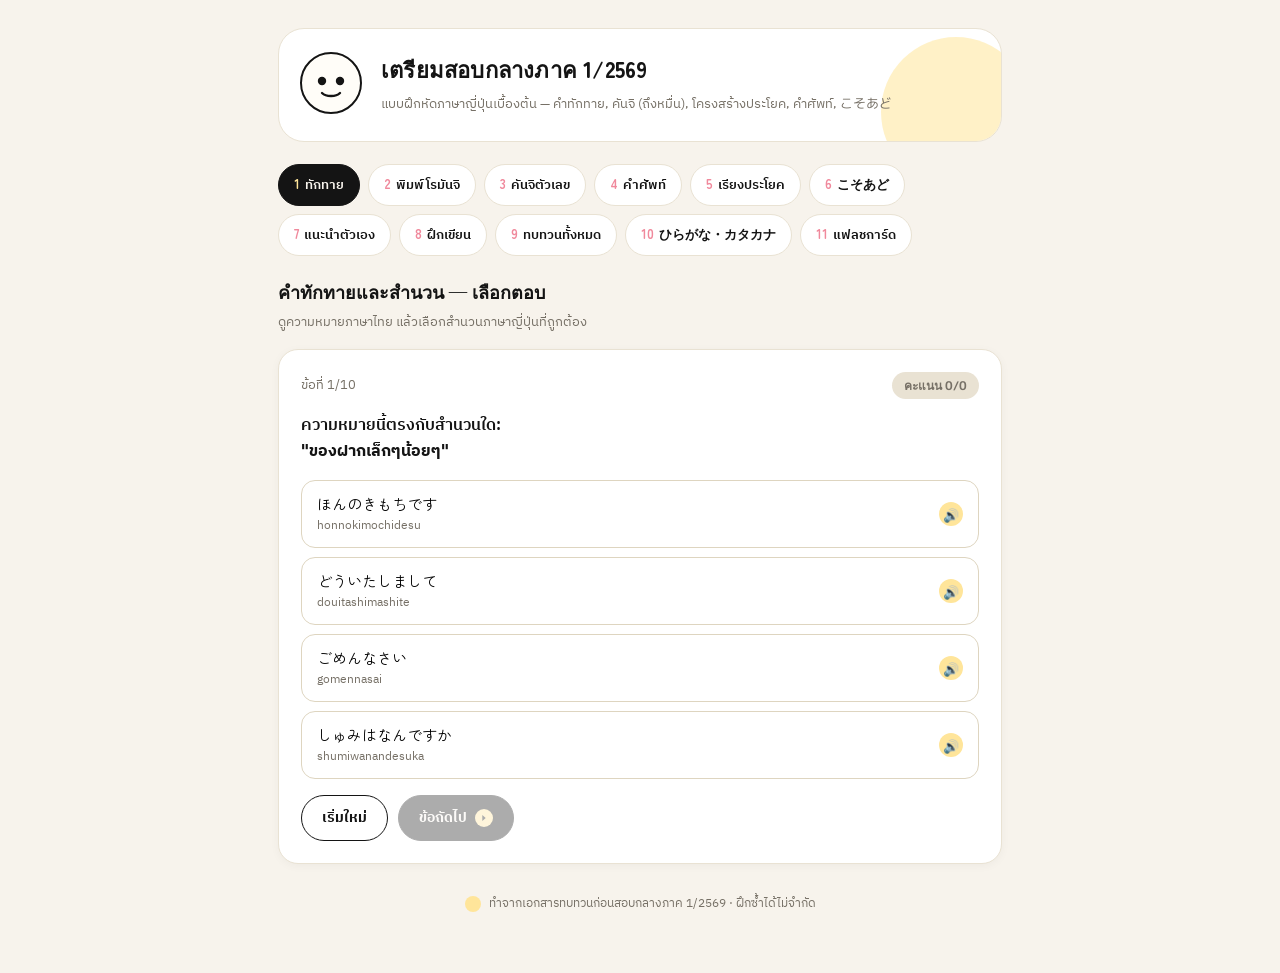
<file: japanese/index.html>
<!DOCTYPE html>
<html lang="th">
<head>
<meta charset="UTF-8">
<meta name="viewport" content="width=device-width, initial-scale=1.0">
<title>เตรียมสอบกลางภาค 1/2569 — ภาษาญี่ปุ่นเบื้องต้น</title>
<link rel="preconnect" href="https://fonts.googleapis.com">
<link href="https://fonts.googleapis.com/css2?family=Zen+Maru+Gothic:wght@400;500;700;900&family=M+PLUS+Rounded+1c:wght@400;500;700;800&family=IBM+Plex+Sans+Thai:wght@400;500;600;700&display=swap" rel="stylesheet">
<style>
  :root{
    --paper:#F7F3EC;
    --paper-card:#FFFFFF;
    --ink:#141414;
    --ink-soft:#767066;
    --yellow:#FFE59A;
    --yellow-strong:#F7C948;
    --pink:#FFB5C1;
    --pink-strong:#F0899C;
    --mint:#B7E1D1;
    --mint-strong:#4FA97E;
    --blue:#A9D3FF;
    --blue-strong:#4C93D6;
    --rule:#E9E2D3;
    --line:#DED5C0;
    --ok-bg:#EAF7EF;
    --ok-ink:#2F8F5B;
    --no-bg:#FDECEE;
    --no-ink:#D65C72;
  }
  *{box-sizing:border-box;}
  body{
    margin:0;
    background:var(--paper);
    color:var(--ink);
    font-family:'IBM Plex Sans Thai','M PLUS Rounded 1c',sans-serif;
    -webkit-font-smoothing:antialiased;
  }
  .jp{font-family:'Zen Maru Gothic','IBM Plex Sans Thai',sans-serif;}
  .display{font-family:'Zen Maru Gothic','M PLUS Rounded 1c',sans-serif;}
  .wrap{max-width:760px;margin:0 auto;padding:28px 18px 60px;}

  /* -------- header -------- */
  header.hero{position:relative;display:flex;align-items:center;gap:18px;padding:22px 20px 26px;border-radius:26px;margin-bottom:22px;background:var(--paper-card);border:1px solid var(--rule);overflow:hidden;}
  header.hero::after{content:"";position:absolute;right:-30px;bottom:-46px;width:150px;height:150px;border-radius:50%;background:var(--yellow);opacity:.55;z-index:0;}
  .mascot{position:relative;z-index:1;flex:0 0 auto;width:64px;height:64px;}
  .mascot svg{width:100%;height:100%;display:block;}
  .hero-text{position:relative;z-index:1;}
  .hero-text h1{margin:0 0 6px;font-family:'Zen Maru Gothic',serif;font-weight:900;font-size:22px;color:var(--ink);letter-spacing:.2px;}
  .hero-text p{margin:0;color:var(--ink-soft);font-size:13px;line-height:1.6;}

  nav.tabs{display:flex;flex-wrap:wrap;gap:8px;margin-bottom:22px;}
  nav.tabs button{font-family:'IBM Plex Sans Thai',sans-serif;font-size:13px;font-weight:600;color:var(--ink);background:var(--paper-card);border:1.5px solid var(--rule);border-radius:999px;padding:9px 15px;cursor:pointer;transition:all .15s ease;}
  nav.tabs button .num{font-family:'Zen Maru Gothic',serif;color:var(--pink-strong);margin-right:5px;}
  nav.tabs button.active{background:var(--ink);border-color:var(--ink);color:#F7F3EC;}
  nav.tabs button.active .num{color:var(--yellow);}
  nav.tabs button:hover:not(.active){border-color:var(--ink);}

  section.panel{display:none;}
  section.panel.active{display:block;animation:fade .25s ease;}
  @keyframes fade{from{opacity:0;transform:translateY(4px);}to{opacity:1;transform:none;}}

  .panel-head{margin-bottom:16px;}
  .panel-head h2{font-family:'Zen Maru Gothic',serif;font-weight:700;font-size:18px;margin:0 0 4px;}
  .panel-head p{margin:0;color:var(--ink-soft);font-size:13px;}

  .card{background:var(--paper-card);border:1px solid var(--rule);border-radius:20px;padding:22px;position:relative;box-shadow:0 2px 10px rgba(20,20,20,.04);}

  .progress-row{display:flex;justify-content:space-between;align-items:center;font-size:12.5px;color:var(--ink-soft);margin-bottom:14px;}
  .score-pill{font-family:'M PLUS Rounded 1c',sans-serif;font-weight:700;background:var(--mint);color:#215C41;padding:4px 12px;border-radius:999px;font-size:12px;}
  .score-pill.zero{background:var(--rule);color:var(--ink-soft);}

  .question-th{font-size:16px;font-weight:600;margin-bottom:16px;line-height:1.6;}
  .options{display:flex;flex-direction:column;gap:9px;margin-bottom:16px;}

  .speak-ico{display:inline-flex;align-items:center;justify-content:center;width:24px;height:24px;margin-left:8px;font-size:13px;border-radius:50%;background:var(--yellow);cursor:pointer;vertical-align:middle;flex:0 0 auto;}
  .speak-ico:hover{background:var(--yellow-strong);}
  button.speak-btn{flex:0 0 auto;font-size:16px;padding:0 14px;border-radius:999px;border:1.5px solid var(--line);background:var(--yellow);cursor:pointer;}
  button.speak-btn:hover{background:var(--yellow-strong);border-color:var(--yellow-strong);}

  .opt{display:flex;align-items:center;justify-content:space-between;text-align:left;font-family:'Zen Maru Gothic','IBM Plex Sans Thai',sans-serif;font-size:15px;padding:12px 15px;border:1.5px solid var(--line);background:#fff;border-radius:14px;cursor:pointer;transition:border-color .15s,background .15s,transform .1s;}
  .opt .opt-text{flex:1;}
  .opt .romaji{display:block;font-family:'IBM Plex Sans Thai',sans-serif;font-size:12px;font-weight:400;color:var(--ink-soft);margin-top:2px;}
  .opt:hover{border-color:var(--ink);transform:translateY(-1px);}
  .opt.correct{border-color:var(--ok-ink);background:var(--ok-bg);color:var(--ok-ink);font-weight:700;}
  .opt.wrong{border-color:var(--no-ink);background:var(--no-bg);color:var(--no-ink);font-weight:700;}
  .opt[disabled]{cursor:default;}

  .type-row{display:flex;gap:8px;margin-bottom:8px;flex-wrap:wrap;}
  input.answer,textarea.answer{flex:1 1 220px;font-family:'Zen Maru Gothic','IBM Plex Sans Thai',sans-serif;font-size:16px;padding:12px 16px;border:1.5px solid var(--line);border-radius:14px;background:#fff;}
  textarea.answer{min-height:56px;resize:vertical;}
  input.answer:focus,textarea.answer:focus{outline:none;border-color:var(--ink);}

  .feedback{font-size:14px;font-weight:700;padding:11px 15px;border-radius:14px;margin:10px 0;display:none;}
  .feedback.show{display:block;}
  .feedback.ok{background:var(--ok-bg);color:var(--ok-ink);}
  .feedback.no{background:var(--no-bg);color:var(--no-ink);}
  .feedback .answer-key{display:block;margin-top:4px;font-weight:500;color:var(--ink-soft);}

  .btn-row{display:flex;gap:10px;flex-wrap:wrap;margin-top:14px;}
  button.btn{display:inline-flex;align-items:center;gap:8px;font-family:'IBM Plex Sans Thai',sans-serif;font-size:13.5px;font-weight:700;padding:11px 20px;border-radius:999px;border:1.5px solid var(--ink);background:var(--ink);color:#F7F3EC;cursor:pointer;transition:opacity .15s,transform .1s;}
  button.btn.secondary{background:transparent;color:var(--ink);}
  button.btn.hanko{border-color:var(--ink);background:var(--ink);}
  button.btn:hover{transform:translateY(-1px);opacity:.92;}
  button.btn:disabled{opacity:.35;cursor:default;transform:none;}
  button.btn.hanko::after,button.btn#g-next::after{content:"";width:18px;height:18px;border-radius:50%;background:var(--yellow);flex:0 0 auto;background-image:url("data:image/svg+xml,%3Csvg xmlns='http://www.w3.org/2000/svg' viewBox='0 0 24 24'%3E%3Cpath fill='%23141414' d='M8 5l8 7-8 7z'/%3E%3C/svg%3E");background-size:10px;background-repeat:no-repeat;background-position:center;}

  .toggle-row{display:flex;align-items:center;gap:8px;font-size:12.5px;color:var(--ink-soft);margin-bottom:14px;}
  .toggle-row input{accent-color:var(--ink);}

  .sentence-target{min-height:52px;display:flex;flex-wrap:wrap;gap:8px;padding:14px;border:1.5px dashed var(--line);border-radius:16px;background:var(--paper);margin-bottom:12px;}
  .sentence-target .placeholder{color:#b9b1a0;font-size:13px;}
  .bank{display:flex;flex-wrap:wrap;gap:8px;margin-bottom:6px;}
  .chip{font-family:'Zen Maru Gothic',sans-serif;font-size:15px;padding:9px 14px;background:#fff;border:1.5px solid var(--line);border-radius:999px;cursor:pointer;text-align:center;line-height:1.3;}
  .chip .romaji{display:block;font-family:'IBM Plex Sans Thai',sans-serif;font-size:10.5px;font-weight:400;color:var(--ink-soft);}
  .chip.in-target .romaji{color:#d9d9d9;}
  .chip:hover{border-color:var(--ink);}
  .chip.placed{opacity:.35;pointer-events:none;}
  .chip.in-target{background:var(--ink);color:#fff;border-color:var(--ink);}

  .field-block{margin-bottom:18px;}
  .field-block label{display:block;font-size:13.5px;font-weight:700;margin-bottom:4px;color:var(--ink);}
  .field-block .pattern{font-family:'Zen Maru Gothic',sans-serif;font-size:12.5px;color:var(--pink-strong);margin-bottom:6px;display:block;}
  .reveal{margin-top:6px;font-size:13px;color:var(--ink-soft);display:none;border-left:3px solid var(--yellow-strong);padding-left:10px;}
  .field-block .pattern .romaji,.reveal .romaji{display:block;font-family:'IBM Plex Sans Thai',sans-serif;font-size:12px;font-weight:400;color:var(--ink-soft);margin-top:1px;}
  .reveal.show{display:block;}
  .link-btn{background:none;border:none;color:var(--pink-strong);font-size:12.5px;font-weight:700;text-decoration:underline;cursor:pointer;padding:0;}

  .kanji-display{font-family:'Zen Maru Gothic',serif;font-size:38px;text-align:center;padding:14px 0 18px;color:var(--ink);}
  .num-display{font-family:'M PLUS Rounded 1c',serif;font-size:38px;text-align:center;padding:14px 0 18px;color:var(--ink);}

  /* -------- こそあど tab -------- */
  .kosoad-grid{display:grid;grid-template-columns:repeat(auto-fit,minmax(150px,1fr));gap:14px;margin-bottom:20px;}
  .kosoad-card{background:var(--paper-card);border:1.5px solid var(--rule);border-radius:18px;padding:16px 10px;text-align:center;cursor:pointer;transition:border-color .15s,transform .1s;}
  .kosoad-card:hover{border-color:var(--ink);transform:translateY(-2px);}
  .kosoad-card.selected{border-color:var(--blue-strong);background:#EEF6FF;}
  .kosoad-img{width:90px;height:90px;object-fit:contain;margin:0 auto 10px;display:block;}
  .kosoad-jp{font-family:'Zen Maru Gothic',sans-serif;font-size:22px;font-weight:700;color:var(--ink);display:block;}
  .kosoad-ro{font-family:'IBM Plex Sans Thai',sans-serif;font-size:12px;color:var(--ink-soft);display:block;margin-top:2px;}
  .kosoad-th{font-size:13px;color:var(--ink-soft);display:block;margin-top:4px;line-height:1.4;}
  .kosoad-badge{display:inline-block;font-size:11px;font-weight:700;padding:3px 10px;border-radius:999px;margin-top:8px;}
  .kosoad-badge.ko{background:#FFF3D2;color:#9A7411;}
  .kosoad-badge.so{background:#FFE3E9;color:#C2506A;}
  .kosoad-badge.a{background:#DFF3E8;color:#2F8F5B;}
  .kosoad-badge.do{background:#DCEBFF;color:#2F6FA8;}

  .kosoad-quiz-wrap{margin-top:20px;}
  .kosoad-table{width:100%;border-collapse:collapse;font-size:14px;margin-bottom:16px;}
  .kosoad-table th{background:var(--ink);color:#F7F3EC;padding:9px 10px;text-align:center;font-weight:700;}
  .kosoad-table th:first-child{border-radius:12px 0 0 0;}
  .kosoad-table th:last-child{border-radius:0 12px 0 0;}
  .kosoad-table td{padding:9px 10px;text-align:center;border-bottom:1px solid var(--rule);}
  .kosoad-table td.jp-cell{font-family:'Zen Maru Gothic',sans-serif;font-size:18px;}
  .kosoad-table tr:last-child td{border-bottom:none;}
  .kosoad-table tr:nth-child(even) td{background:var(--paper);}

  /* -------- kana tables -------- */
  .kana-section{margin-bottom:16px;}
  .kana-section-title{font-family:'Zen Maru Gothic',serif;font-weight:700;font-size:15px;margin:0 0 4px;}
  .kana-section-note{font-size:12px;color:var(--ink-soft);margin:0 0 12px;}
  .kana-grid{display:grid;grid-template-columns:repeat(5,1fr);gap:8px;}
  .kana-cell{background:#fff;border:1.5px solid var(--line);border-radius:12px;padding:9px 2px;text-align:center;cursor:pointer;transition:border-color .15s,transform .1s;}
  .kana-cell:hover{border-color:var(--ink);transform:translateY(-2px);}
  .kana-cell.played{border-color:var(--blue-strong);background:#EEF6FF;}
  .kana-cell .h{font-family:'Zen Maru Gothic',sans-serif;font-size:19px;font-weight:700;color:var(--ink);display:block;line-height:1.2;}
  .kana-cell .k{font-family:'Zen Maru Gothic',sans-serif;font-size:12.5px;color:var(--blue-strong);display:block;margin-top:1px;}
  .kana-cell .ro{font-family:'IBM Plex Sans Thai',sans-serif;font-size:10px;color:var(--ink-soft);display:block;margin-top:2px;}
  .kana-cell.empty{visibility:hidden;pointer-events:none;}
  .kana-youon-wrap{display:grid;grid-template-columns:repeat(auto-fit,minmax(150px,1fr));gap:10px;}
  .kana-youon-group{background:#fff;border:1.5px solid var(--line);border-radius:14px;padding:8px;}
  .kana-youon-label{font-size:11px;color:var(--ink-soft);font-weight:700;text-align:center;margin-bottom:6px;}
  .kana-youon-row{display:grid;grid-template-columns:repeat(3,1fr);gap:6px;}
  .kana-toggle{display:flex;gap:8px;margin-bottom:16px;flex-wrap:wrap;}
  .kana-toggle button{font-family:'IBM Plex Sans Thai',sans-serif;font-size:12.5px;font-weight:700;padding:8px 14px;border-radius:999px;border:1.5px solid var(--rule);background:#fff;cursor:pointer;}
  .kana-toggle button.active{background:var(--ink);border-color:var(--ink);color:#F7F3EC;}

  /* -------- flashcards -------- */
  .flip-card{perspective:1200px;margin-bottom:6px;}
  .flip-inner{position:relative;width:100%;height:230px;transition:transform .45s ease;transform-style:preserve-3d;cursor:pointer;}
  .flip-inner.flipped{transform:rotateY(180deg);}
  .flip-face{position:absolute;inset:0;backface-visibility:hidden;border:1.5px solid var(--line);border-radius:22px;display:flex;flex-direction:column;align-items:center;justify-content:center;background:#fff;}
  .flip-face.flip-back{transform:rotateY(180deg);background:var(--paper);}
  .flip-face .big{font-family:'Zen Maru Gothic',sans-serif;font-size:66px;font-weight:700;color:var(--ink);}
  .flip-face .kata{font-family:'Zen Maru Gothic',sans-serif;font-size:30px;font-weight:700;color:var(--blue-strong);}
  .flip-face .sub{font-size:13px;color:var(--ink-soft);margin-top:10px;}
  .flip-hint{font-size:11.5px;color:var(--ink-soft);margin-top:14px;}

  /* -------- handwriting -------- */
  .write-controls{display:flex;flex-wrap:wrap;gap:10px;align-items:center;margin-bottom:16px;}
  select.answer{font-family:'IBM Plex Sans Thai',sans-serif;font-size:13.5px;padding:10px 14px;border:1.5px solid var(--line);border-radius:999px;background:#fff;}
  .write-meaning{font-size:15px;font-weight:700;margin-bottom:4px;}
  .write-reading{font-family:'Zen Maru Gothic',sans-serif;color:var(--ink-soft);font-size:13px;margin-bottom:14px;}
  .write-boxes{display:flex;flex-wrap:wrap;gap:10px;margin-bottom:14px;}
  .write-box{width:84px;height:84px;border:1.5px solid var(--line);border-radius:14px;background:#fff;touch-action:none;cursor:crosshair;}
  .custom-row{display:flex;gap:8px;flex-wrap:wrap;margin-top:6px;padding-top:14px;border-top:1px dashed var(--rule);}

  /* -------- review -------- */
  .review-card{margin-bottom:16px;}
  .review-h{font-family:'Zen Maru Gothic',serif;font-weight:700;font-size:15.5px;margin:0 0 10px;color:var(--ink);}
  .review-note{font-size:12.5px;color:var(--ink-soft);margin:0 0 12px;line-height:1.7;}
  .review-list{display:flex;flex-direction:column;}
  .review-row{display:flex;align-items:flex-start;justify-content:space-between;gap:12px;padding:10px 0;border-bottom:1px solid var(--rule);}
  .review-row:last-child{border-bottom:none;}
  .review-left{flex:1 1 auto;min-width:0;}
  .review-jp{font-family:'Zen Maru Gothic',sans-serif;font-size:15px;font-weight:500;}
  .review-ro{font-family:'IBM Plex Sans Thai',sans-serif;font-size:11.5px;color:var(--ink-soft);margin-top:2px;}
  .review-th{flex:0 0 42%;font-size:13px;color:var(--ink-soft);text-align:right;}
  .review-th.strong{color:var(--pink-strong);font-weight:700;font-size:15px;}
  .review-pattern-block{padding:10px 0;border-bottom:1px solid var(--rule);}
  .review-pattern-block:last-child{border-bottom:none;}
  .review-pattern-block .label{font-size:12.5px;font-weight:700;color:var(--ink);margin-bottom:4px;}
  .review-pattern-block .line{font-family:'Zen Maru Gothic',sans-serif;font-size:14px;margin-bottom:2px;}
  .review-pattern-block .line.ex{color:var(--mint-strong);}

  footer{text-align:center;color:var(--ink-soft);font-size:12px;margin-top:30px;display:flex;align-items:center;justify-content:center;gap:8px;}
  footer .foot-dot{width:16px;height:16px;border-radius:50%;background:var(--yellow);display:inline-block;}

  @media(max-width:480px){
    .hero-text h1{font-size:18px;}
    nav.tabs button{font-size:12px;padding:8px 12px;}
    .kosoad-grid{grid-template-columns:repeat(auto-fit,minmax(130px,1fr));}
  }
</style>
</head>
<body>
<div class="wrap">

<header class="hero">
  <div class="mascot">
    <svg viewBox="0 0 64 64" xmlns="http://www.w3.org/2000/svg">
      <circle cx="32" cy="32" r="30" fill="#FFFDF8" stroke="#141414" stroke-width="2"/>
      <circle cx="23" cy="30" r="4.2" fill="#141414"/>
      <circle cx="41" cy="30" r="4.2" fill="#141414"/>
      <path d="M23 42c4 4 14 4 18 0" stroke="#141414" stroke-width="2.4" fill="none" stroke-linecap="round"/>
    </svg>
  </div>
  <div class="hero-text">
    <h1>เตรียมสอบกลางภาค 1/2569</h1>
    <p>แบบฝึกหัดภาษาญี่ปุ่นเบื้องต้น — คำทักทาย, คันจิ (ถึงหมื่น), โครงสร้างประโยค, คำศัพท์, こそあど</p>
  </div>
</header>

<nav class="tabs" id="tabNav"></nav>

<!-- TAB 1: GREETINGS MCQ -->
<section class="panel" id="panel-1">
  <div class="panel-head"><h2>คำทักทายและสำนวน — เลือกตอบ</h2><p>ดูความหมายภาษาไทย แล้วเลือกสำนวนภาษาญี่ปุ่นที่ถูกต้อง</p></div>
  <div class="card">
    <div class="progress-row"><span>ข้อที่ <span id="g-idx">1</span>/<span id="g-total">10</span></span><span class="score-pill zero" id="g-score">คะแนน 0/0</span></div>
    <div class="question-th" id="g-question"></div>
    <div class="options" id="g-options"></div>
    <div class="feedback" id="g-feedback"></div>
    <div class="btn-row"><button class="btn secondary" id="g-restart">เริ่มใหม่</button><button class="btn hanko" id="g-next" disabled>ข้อถัดไป</button></div>
  </div>
</section>

<!-- TAB 2: TYPING ROMAJI -->
<section class="panel" id="panel-2">
  <div class="panel-head"><h2>พิมพ์คำตอบ — โรมันจิ</h2><p>อ่านความหมายภาษาไทย แล้วพิมพ์สำนวนภาษาญี่ปุ่นเป็นโรมันจิ</p></div>
  <div class="card">
    <div class="progress-row"><span>ข้อที่ <span id="t-idx">1</span>/<span id="t-total">27</span></span><span class="score-pill zero" id="t-score">คะแนน 0/0</span></div>
    <div class="question-th" id="t-question"></div>
    <div class="type-row"><input type="text" class="answer" id="t-input" placeholder="พิมพ์โรมันจิที่นี่..." autocomplete="off"><button type="button" class="speak-btn" id="t-speak" title="ฟังเสียง">🔊</button></div>
    <div class="feedback" id="t-feedback"></div>
    <div class="btn-row"><button class="btn secondary" id="t-restart">เริ่มใหม่</button><button class="btn" id="t-check">ตรวจคำตอบ</button><button class="btn hanko" id="t-next" disabled>ข้อถัดไป</button></div>
  </div>
</section>

<!-- TAB 3: KANJI NUMBERS (updated to 10,000) -->
<section class="panel" id="panel-3">
  <div class="panel-head"><h2>คันจิตัวเลข — ถึงหมื่น (万)</h2><p>ฝึกแปลงตัวเลขคันจิ ↔ ตัวเลขอารบิก ครอบคลุมหน่วย สิบ ร้อย พัน หมื่น</p></div>
  <div class="card">
    <div class="toggle-row"><label style="display:flex;align-items:center;gap:6px;"><input type="checkbox" id="k-direction"> สลับโหมด: ดูเลขอารบิก → พิมพ์คันจิ</label></div>
    <div class="toggle-row" style="margin-top:-8px;">
      <label style="font-size:12.5px;color:var(--ink-soft);">ระดับ:</label>
      <label style="display:flex;align-items:center;gap:4px;"><input type="radio" name="k-level" value="1-99" checked> 1–99</label>
      <label style="display:flex;align-items:center;gap:4px;"><input type="radio" name="k-level" value="100-999"> 100–999</label>
      <label style="display:flex;align-items:center;gap:4px;"><input type="radio" name="k-level" value="1000-9999"> 1,000–9,999</label>
      <label style="display:flex;align-items:center;gap:4px;"><input type="radio" name="k-level" value="mixed"> ผสม</label>
    </div>
    <div class="progress-row"><span>ข้อที่ <span id="k-idx">1</span></span><span class="score-pill zero" id="k-score">คะแนน 0/0</span></div>
    <div class="kanji-display" id="k-display">十八</div>
    <div style="text-align:center;margin-top:-10px;margin-bottom:6px;"><button type="button" class="speak-btn" id="k-speak">🔊 ฟังเสียง</button></div>
    <div class="type-row"><input type="text" class="answer" id="k-input" placeholder="พิมพ์คำตอบที่นี่..." autocomplete="off" style="text-align:center;"></div>
    <div class="feedback" id="k-feedback"></div>
    <div style="margin-top:14px;padding:14px 16px;background:#FFF3D2;border-radius:14px;font-size:12.5px;color:#6b5410;line-height:1.8;">
      <b style="color:#9A7411;">สรุปหลักการ:</b><br>
      ร้อย = 百 (ひゃく) &nbsp;|&nbsp; สองร้อย = 二百, สามร้อย = 三百, ...<br>
      พัน = 千 (せん) &nbsp;|&nbsp; สองพัน = 二千, สามพัน = 三千, ...<br>
      หมื่น = 万 (まん) &nbsp;|&nbsp; หมื่นหนึ่ง = 一万, สองหมื่น = 二万, ...<br>
      ตัวอย่าง: 3,456 = 三千四百五十六
    </div>
    <div class="btn-row"><button class="btn" id="k-check">ตรวจคำตอบ</button><button class="btn hanko" id="k-next">ข้อถัดไป</button></div>
  </div>
</section>

<!-- TAB 4: VOCAB TYPING -->
<section class="panel" id="panel-4">
  <div class="panel-head"><h2>คำศัพท์ — เขียนภาษาญี่ปุ่น</h2><p>ดูความหมายภาษาไทย แล้วพิมพ์คำศัพท์เป็นฮิรางานะ</p></div>
  <div class="card">
    <div class="toggle-row"><label style="display:flex;align-items:center;gap:6px;"><input type="checkbox" id="v-easy"> โหมดฝึก: ยอมรับโรมันจิด้วย</label></div>
    <div class="progress-row"><span>ข้อที่ <span id="v-idx">1</span>/<span id="v-total">8</span></span><span class="score-pill zero" id="v-score">คะแนน 0/0</span></div>
    <div class="question-th" id="v-question"></div>
    <div class="type-row"><input type="text" class="answer jp" id="v-input" placeholder="พิมพ์คำตอบ (ひらがな)" autocomplete="off"><button type="button" class="speak-btn" id="v-speak">🔊</button></div>
    <div class="feedback" id="v-feedback"></div>
    <div class="btn-row"><button class="btn secondary" id="v-restart">เริ่มใหม่</button><button class="btn" id="v-check">ตรวจคำตอบ</button><button class="btn hanko" id="v-next" disabled>ข้อถัดไป</button></div>
  </div>
</section>

<!-- TAB 5: SENTENCE ORDER -->
<section class="panel" id="panel-5">
  <div class="panel-head"><h2>เรียงประโยค</h2><p>แตะคำศัพท์ตามลำดับให้เป็นประโยคที่ถูกต้อง ฝึกโครงสร้าง は / の / です / ではありません</p></div>
  <div class="card">
    <div class="progress-row"><span>ข้อที่ <span id="s-idx">1</span>/<span id="s-total">6</span></span><span class="score-pill zero" id="s-score">คะแนน 0/0</span></div>
    <div class="question-th" id="s-question"></div>
    <div class="sentence-target" id="s-target"><span class="placeholder">แตะคำด้านล่างเพื่อเรียงประโยค...</span></div>
    <div class="bank" id="s-bank"></div>
    <div class="feedback" id="s-feedback"></div>
    <div class="btn-row"><button class="btn secondary" id="s-clear">ล้างคำตอบ</button><button class="btn" id="s-check">ตรวจคำตอบ</button><button class="btn secondary" id="s-speak" disabled>🔊 ฟังประโยค</button><button class="btn hanko" id="s-next" disabled>ข้อถัดไป</button></div>
  </div>
</section>

<!-- TAB 6: こそあど (NEW) -->
<section class="panel" id="panel-6">
  <div class="panel-head"><h2>こそあど — ที่นี่ ที่นั่น ที่โน่น</h2><p>คลิกการ์ดเพื่อฟังเสียง · ดูตารางสรุปและเล่นแบบทดสอบด้านล่าง</p></div>

  <div class="kosoad-grid" id="kosoad-cards"></div>

  <!-- summary table -->
  <div class="card" style="margin-bottom:16px;">
    <div style="overflow-x:auto;">
      <table class="kosoad-table">
        <thead><tr><th>กลุ่ม</th><th>สิ่ง (これ/それ/あれ/どれ)</th><th>สถานที่ (ここ/そこ/あそこ/どこ)</th><th>แบบสุภาพ (こちら...)</th></tr></thead>
        <tbody>
          <tr><td><span class="kosoad-badge ko">こ</span> ใกล้ผู้พูด</td><td class="jp-cell">これ</td><td class="jp-cell">ここ</td><td class="jp-cell">こちら</td></tr>
          <tr><td><span class="kosoad-badge so">そ</span> ใกล้ผู้ฟัง</td><td class="jp-cell">それ</td><td class="jp-cell">そこ</td><td class="jp-cell">そちら</td></tr>
          <tr><td><span class="kosoad-badge a">あ</span> ไกลทั้งคู่</td><td class="jp-cell">あれ</td><td class="jp-cell">あそこ</td><td class="jp-cell">あちら</td></tr>
          <tr><td><span class="kosoad-badge do">ど</span> คำถาม</td><td class="jp-cell">どれ</td><td class="jp-cell">どこ</td><td class="jp-cell">どちら</td></tr>
        </tbody>
      </table>
    </div>
  </div>

  <!-- kosoad quiz -->
  <div class="card kosoad-quiz-wrap">
    <div class="progress-row"><span>แบบทดสอบ こそあど — ข้อที่ <span id="kd-idx">1</span>/<span id="kd-total">8</span></span><span class="score-pill zero" id="kd-score">คะแนน 0/0</span></div>
    <div class="question-th" id="kd-question"></div>
    <div class="options" id="kd-options"></div>
    <div class="feedback" id="kd-feedback"></div>
    <div class="btn-row"><button class="btn secondary" id="kd-restart">เริ่มใหม่</button><button class="btn hanko" id="kd-next" disabled>ข้อถัดไป</button></div>
  </div>
</section>

<!-- TAB 7: SELF INTRO -->
<section class="panel" id="panel-7">
  <div class="panel-head"><h2>แนะนำตัวเอง</h2><p>ตอบเป็นภาษาญี่ปุ่นเท่านั้น — พิมพ์แล้วกดดูตัวอย่างเพื่อเทียบรูปประโยค</p></div>
  <div class="card" id="intro-card"></div>
</section>

<!-- TAB 8: HANDWRITING -->
<section class="panel" id="panel-8">
  <div class="panel-head"><h2>ฝึกเขียนด้วยปากกา</h2><p>ใช้เมาส์ นิ้ว หรือสไตลัสลากเขียนในช่องตาราง ทับตัวอย่างจางๆ</p></div>
  <div class="card">
    <div class="write-controls">
      <select class="answer" id="w-category">
        <option value="numbers">ตัวเลขคันจิ</option>
        <option value="vocab">คำศัพท์ (สถานที่)</option>
        <option value="greetings">คำทักทาย</option>
        <option value="kosoad">こそあど</option>
        <option value="hiragana">ฮิรางานะพื้นฐาน</option>
      </select>
      <label style="display:flex;align-items:center;gap:6px;font-size:12.5px;color:var(--ink-soft);"><input type="checkbox" id="w-guide" checked> แสดงตัวอย่างจาง</label>
    </div>
    <div class="write-meaning" id="w-meaning">โรงเรียน</div>
    <div class="write-reading"><span id="w-reading">gakkou</span> <button type="button" class="speak-btn" id="w-speak" style="margin-left:6px;padding:0 10px;font-size:13px;">🔊</button></div>
    <div class="write-boxes" id="w-boxes"></div>
    <div class="btn-row"><button class="btn secondary" id="w-clear">ล้างทั้งหมด</button><button class="btn hanko" id="w-next">คำถัดไป</button></div>
    <div class="custom-row"><input type="text" class="answer jp" id="w-custom" placeholder="พิมพ์คำที่อยากฝึกเอง เช่น ありがとう" style="flex:1 1 220px;"><button class="btn" id="w-custom-go">สร้างช่องฝึกเขียน</button></div>
  </div>
</section>

<!-- TAB 9: FULL REVIEW -->
<section class="panel" id="panel-9">
  <div class="panel-head"><h2>ทบทวนเนื้อหาทั้งหมด</h2><p>รวมคำศัพท์และประโยคจากทุก Part กด 🔊 เพื่อฟังเสียงได้</p></div>

  <div class="card review-card"><h3 class="review-h">Part 1 — คำทักทายและสำนวน (27 สำนวน)</h3><div id="review-part1" class="review-list"></div></div>
  <div class="card review-card"><h3 class="review-h">Part 2 — คันจิตัวเลข (ถึงหมื่น)</h3><p class="review-note">หลักร้อย: 百 ひゃく · หลักพัน: 千 せん · หลักหมื่น: 万 まん | ตัวอย่าง: 十八=18, 二百三十四=234, 三千四百五十六=3456, 一万=10000</p><div id="review-part2" class="review-list"></div></div>
  <div class="card review-card"><h3 class="review-h">Part 3 — โครงสร้างประโยค (บทที่ 1–3 + の)</h3><p class="review-note">A は B です · A は B ではありません · A の B · ...ですか</p><div id="review-part3" class="review-list"></div></div>
  <div class="card review-card"><h3 class="review-h">Part 4 — คำศัพท์</h3><div id="review-part4" class="review-list"></div></div>
  <div class="card review-card"><h3 class="review-h">こそあど — ตารางสรุป</h3><div id="review-kosoad" class="review-list"></div></div>
  <div class="card review-card"><h3 class="review-h">Part 5 — แนะนำตัวเอง</h3><div id="review-part5"></div></div>
</section>

<!-- TAB 10: KANA TABLES -->
<section class="panel" id="panel-10">
  <div class="panel-head"><h2>ตารางฮิรางานะ &amp; คาตาคานะ</h2><p>แต่ละช่องแสดง ひらがな / カタカナ / โรมันจิ — แตะช่องเพื่อฟังเสียง</p></div>

  <div class="card kana-section">
    <div class="kana-section-title">โกะจูอง (五十音) — เสียงพื้นฐาน</div>
    <p class="kana-section-note">あ / い / う / え / お ตามลำดับคอลัมน์ในแต่ละแถว</p>
    <div class="kana-grid" id="kana-seion"></div>
  </div>

  <div class="card kana-section">
    <div class="kana-section-title">เสียงก้อง (濁音) &amp; เสียงกึ่งก้อง (半濁音)</div>
    <p class="kana-section-note">が ざ だ ば = เติมจุด (゛) · ぱ = เติมวงกลม (゜)</p>
    <div class="kana-grid" id="kana-dakuten"></div>
  </div>

  <div class="card kana-section">
    <div class="kana-section-title">เสียงควบ (拗音)</div>
    <p class="kana-section-note">พยัญชนะ + ゃ/ゅ/ょ ตัวเล็ก อ่านรวบเป็นพยางค์เดียว</p>
    <div class="kana-youon-wrap" id="kana-youon"></div>
  </div>
</section>

<!-- TAB 11: FLASHCARDS -->
<section class="panel" id="panel-11">
  <div class="panel-head"><h2>แฟลชการ์ด ひらがな</h2><p>สุ่มครบทุกตัว (พื้นฐาน + เสียงก้อง/กึ่งก้อง + เสียงควบ) แตะการ์ดเพื่อพลิกดูคำตอบ</p></div>
  <div class="card">
    <div class="progress-row"><span>การ์ดที่ <span id="fc-idx">1</span>/<span id="fc-total">104</span></span><span class="score-pill zero" id="fc-remain">เหลือ 103 ใบ</span></div>
    <div class="flip-card">
      <div class="flip-inner" id="fc-inner">
        <div class="flip-face flip-front" id="fc-front"></div>
        <div class="flip-face flip-back" id="fc-back"></div>
      </div>
    </div>
    <div class="btn-row"><button class="btn secondary" id="fc-restart">สุ่มใหม่</button><button class="btn" id="fc-flip">พลิกการ์ด</button><button class="btn hanko" id="fc-next">ถัดไป</button></div>
  </div>
</section>

<footer><span class="foot-dot"></span>ทำจากเอกสารทบทวนก่อนสอบกลางภาค 1/2569 · ฝึกซ้ำได้ไม่จำกัด</footer>
</div>

<script>
/* ============================================================
   DATA
============================================================ */
const PHRASES = [
  {jp:"おはようございます",ro:["ohayougozaimasu","ohayogozaimasu"],th:"สวัสดีตอนเช้า"},
  {jp:"こんにちは",ro:["konnichiwa"],th:"สวัสดี (ตอนสายๆถึงช่วงใกล้เย็น)"},
  {jp:"こんばんは",ro:["konbanwa"],th:"สวัสดีตอนเย็น"},
  {jp:"おげんきですか",ro:["ogenkidesuka"],th:"สบายดีไหมคะ/ครับ"},
  {jp:"はい、げんきです",ro:["haigenkidesu"],th:"ค่ะ/ครับ สบายดี"},
  {jp:"おくにはどちらですか",ro:["okuniwadochiradesuka"],th:"คุณมาจากประเทศอะไรคะ/ครับ"},
  {jp:"おなまえはなんですか",ro:["onamaewanandesuka"],th:"คุณชื่ออะไรคะ/ครับ"},
  {jp:"おたんじょうびはいつですか",ro:["otanjoubiwaitsudesuka"],th:"วันเกิดของคุณคือเมื่อไหร่คะ/ครับ"},
  {jp:"しゅみはなんですか",ro:["shumiwanandesuka"],th:"งานอดิเรกของคุณคืออะไรคะ/ครับ"},
  {jp:"はじめまして",ro:["hajimemashite"],th:"สวัสดีค่ะ/ครับ (พบกันครั้งแรก)"},
  {jp:"どうぞよろしくおねがいします",ro:["douzoyoroshikuonegaishimasu"],th:"ยินดีที่ได้รู้จัก ฝากเนื้อฝากตัวด้วย"},
  {jp:"わたしのなまえは＿＿＿です",ro:["watashinonamaewadesu"],th:"ชื่อของฉันคือ..."},
  {jp:"なにがすきですか",ro:["nanigasukidesuka"],th:"ชอบอะไร"},
  {jp:"＿＿＿はどこですか",ro:["wadokodesuka"],th:"...อยู่ที่ไหน"},
  {jp:"ほんのきもちです",ro:["honnokimochidesu"],th:"ของฝากเล็กๆน้อยๆ"},
  {jp:"おねがいします",ro:["onegaishimasu"],th:"รบกวนด้วยนะครับ/คะ"},
  {jp:"ありがとう",ro:["arigatou","arigato"],th:"ขอบคุณ"},
  {jp:"どういたしまして",ro:["douitashimashite"],th:"ไม่เป็นไร"},
  {jp:"すみません",ro:["sumimasen"],th:"ขอโทษ / ขอบคุณ / เรียกความสนใจ"},
  {jp:"ごめんなさい",ro:["gomennasai"],th:"ขอโทษ (สำนึกผิด)"},
  {jp:"にほんごすこしはなせます",ro:["nihongosukoshihanasemasu"],th:"พูดภาษาญี่ปุ่นได้นิดหน่อย"},
  {jp:"わかりました",ro:["wakarimashita"],th:"เข้าใจแล้วครับ/ค่ะ"},
  {jp:"わかりません",ro:["wakarimasen"],th:"ไม่เข้าใจครับ/ค่ะ"},
  {jp:"すみません、これはいくらですか",ro:["sumimasenkorewaikuradesuka"],th:"อันนี้ราคาเท่าไหร่ครับ/คะ"},
  {jp:"コーヒーをおねがいします",ro:["koohiiwoonegaishimasu","kohiiwoonegaishimasu"],th:"ขอเป็นกาแฟครับ/ค่ะ"},
  {jp:"これはなんですか",ro:["korewanandesuka"],th:"อันนี้คืออะไร"},
  {jp:"おすすめはなんですか",ro:["osusumewanandesuka"],th:"มีอะไรแนะนำไหมครับ/คะ"},
];

const VOCAB=[
  {jp:"えき",ro:"eki",th:"สถานี"},
  {jp:"きょうしつ",ro:"kyoushitsu",th:"ห้องเรียน"},
  {jp:"くうこう",ro:"kuukou",th:"สนามบิน"},
  {jp:"しょくどう",ro:"shokudou",th:"โรงอาหาร"},
  {jp:"いえ",ro:"ie",th:"บ้าน"},
  {jp:"だいがく",ro:"daigaku",th:"มหาวิทยาลัย"},
  {jp:"かいしゃ",ro:"kaisha",th:"บริษัท"},
  {jp:"がっこう",ro:"gakkou",th:"โรงเรียน"},
];

const SENTENCES=[
  {chips:["わたし","は","がくせい","です"],ro:["watashi","wa","gakusei","desu"],th:"ฉันเป็นนักเรียน/นักศึกษา"},
  {chips:["これ","は","わたし","の","ほん","です"],ro:["kore","wa","watashi","no","hon","desu"],th:"นี่คือหนังสือของฉัน"},
  {chips:["あれ","は","せんせい","の","かばん","です"],ro:["are","wa","sensei","no","kaban","desu"],th:"นั่นคือกระเป๋าของอาจารย์"},
  {chips:["たなかさん","は","だいがくせい","です"],ro:["tanakasan","wa","daigakusei","desu"],th:"คุณทานากะเป็นนักศึกษามหาวิทยาลัย"},
  {chips:["わたし","は","にほんじん","では","ありません"],ro:["watashi","wa","nihonjin","dewa","arimasen"],th:"ฉันไม่ใช่คนญี่ปุ่น"},
  {chips:["これ","は","なん","です","か"],ro:["kore","wa","nan","desu","ka"],th:"นี่คืออะไร"},
];

/* こそあど data */
const KOSOAD=[
  {jp:"これ",ro:"kore",th:"อันนี้ (ใกล้ผู้พูด)",group:"ko",type:"สิ่ง"},
  {jp:"それ",ro:"sore",th:"อันนั้น (ใกล้ผู้ฟัง)",group:"so",type:"สิ่ง"},
  {jp:"あれ",ro:"are",th:"อันโน่น (ไกลทั้งคู่)",group:"a",type:"สิ่ง"},
  {jp:"どれ",ro:"dore",th:"อันไหน (คำถาม)",group:"do",type:"สิ่ง"},
  {jp:"ここ",ro:"koko",th:"ที่นี่ (ใกล้ผู้พูด)",group:"ko",type:"สถานที่"},
  {jp:"そこ",ro:"soko",th:"ที่นั่น (ใกล้ผู้ฟัง)",group:"so",type:"สถานที่"},
  {jp:"あそこ",ro:"asoko",th:"ที่โน่น (ไกลทั้งคู่)",group:"a",type:"สถานที่"},
  {jp:"どこ",ro:"doko",th:"ที่ไหน (คำถาม)",group:"do",type:"สถานที่"},
  {jp:"こちら",ro:"kochira",th:"ทางนี้ (สุภาพ = ここ)",group:"ko",type:"สุภาพ"},
  {jp:"そちら",ro:"sochira",th:"ทางนั้น (สุภาพ = そこ)",group:"so",type:"สุภาพ"},
  {jp:"あちら",ro:"achira",th:"ทางโน้น (สุภาพ = あそこ)",group:"a",type:"สุภาพ"},
  {jp:"どちら",ro:"dochira",th:"ทางไหน (สุภาพ = どこ)",group:"do",type:"สุภาพ"},
];

/* pastel icon set matching the ko/so/a/do palette: yellow / pink / mint / blue */
const KOSOAD_SVG = {
  ここ:`<svg viewBox="0 0 80 80" xmlns="http://www.w3.org/2000/svg"><circle cx="40" cy="32" r="18" fill="#FFE59A" stroke="#9A7411" stroke-width="2"/><text x="40" y="38" text-anchor="middle" font-size="18" font-family="Zen Maru Gothic" fill="#141414">ここ</text><polygon points="40,55 33,68 47,68" fill="#F7C948"/><circle cx="40" cy="72" r="5" fill="#F7C948" opacity=".4"/></svg>`,
  そこ:`<svg viewBox="0 0 80 80" xmlns="http://www.w3.org/2000/svg"><circle cx="60" cy="32" r="14" fill="#FFD9E1" stroke="#C2506A" stroke-width="2"/><text x="60" y="37" text-anchor="middle" font-size="14" font-family="Zen Maru Gothic" fill="#141414">そこ</text><polygon points="60,50 55,60 65,60" fill="#F0899C"/><circle cx="40" cy="65" r="8" fill="#B7E1D1" opacity=".5"/><text x="18" y="70" font-size="10" font-family="IBM Plex Sans Thai" fill="#767066">ผู้พูด</text><circle cx="18" cy="62" r="6" fill="#4FA97E" opacity=".5"/></svg>`,
  あそこ:`<svg viewBox="0 0 80 80" xmlns="http://www.w3.org/2000/svg"><circle cx="68" cy="18" r="10" fill="#DFF3E8" stroke="#4FA97E" stroke-width="2"/><text x="68" y="23" text-anchor="middle" font-size="10" font-family="Zen Maru Gothic" fill="#141414">あ</text><text x="12" y="70" font-size="9" font-family="IBM Plex Sans Thai" fill="#767066">ผู้พูด</text><circle cx="12" cy="62" r="5" fill="#F0899C" opacity=".6"/><text x="35" y="70" font-size="9" font-family="IBM Plex Sans Thai" fill="#767066">ผู้ฟัง</text><circle cx="40" cy="62" r="5" fill="#A9D3FF" opacity=".8"/><line x1="45" y1="62" x2="63" y2="22" stroke="#4FA97E" stroke-width="1.5" stroke-dasharray="3,2"/></svg>`,
  どこ:`<svg viewBox="0 0 80 80" xmlns="http://www.w3.org/2000/svg"><text x="40" y="28" text-anchor="middle" font-size="28" font-family="Zen Maru Gothic" fill="#2F6FA8">？</text><circle cx="40" cy="50" r="16" fill="none" stroke="#2F6FA8" stroke-width="2" stroke-dasharray="4,3"/><text x="40" y="55" text-anchor="middle" font-size="13" font-family="Zen Maru Gothic" fill="#2F6FA8">どこ</text></svg>`,
  これ:`<svg viewBox="0 0 80 80" xmlns="http://www.w3.org/2000/svg"><rect x="22" y="20" width="36" height="28" rx="8" fill="#FFE59A" stroke="#9A7411" stroke-width="2"/><text x="40" y="40" text-anchor="middle" font-size="14" font-family="Zen Maru Gothic" fill="#141414">これ</text><line x1="30" y1="48" x2="26" y2="60" stroke="#141414" stroke-width="2"/><line x1="50" y1="48" x2="54" y2="60" stroke="#141414" stroke-width="2"/><circle cx="10" cy="62" r="5" fill="#F0899C" opacity=".7"/><line x1="14" y1="60" x2="22" y2="34" stroke="#F0899C" stroke-width="1.5" stroke-dasharray="2,2"/></svg>`,
  それ:`<svg viewBox="0 0 80 80" xmlns="http://www.w3.org/2000/svg"><rect x="34" y="16" width="34" height="26" rx="8" fill="#FFD9E1" stroke="#C2506A" stroke-width="2"/><text x="51" y="34" text-anchor="middle" font-size="13" font-family="Zen Maru Gothic" fill="#141414">それ</text><circle cx="10" cy="58" r="5" fill="#F0899C" opacity=".7"/><circle cx="40" cy="62" r="5" fill="#A9D3FF" opacity=".8"/><line x1="44" y1="61" x2="48" y2="40" stroke="#A9D3FF" stroke-width="1.5" stroke-dasharray="2,2"/></svg>`,
  あれ:`<svg viewBox="0 0 80 80" xmlns="http://www.w3.org/2000/svg"><rect x="50" y="10" width="26" height="20" rx="6" fill="#DFF3E8" stroke="#4FA97E" stroke-width="2"/><text x="63" y="25" text-anchor="middle" font-size="11" font-family="Zen Maru Gothic" fill="#141414">あれ</text><circle cx="8" cy="62" r="4" fill="#F0899C" opacity=".7"/><circle cx="36" cy="65" r="4" fill="#A9D3FF" opacity=".8"/><line x1="38" y1="63" x2="50" y2="28" stroke="#4FA97E" stroke-width="1.5" stroke-dasharray="2,2"/></svg>`,
  どれ:`<svg viewBox="0 0 80 80" xmlns="http://www.w3.org/2000/svg"><rect x="8" y="20" width="20" height="16" rx="5" fill="#DCEBFF" stroke="#2F6FA8" stroke-width="1.5"/><rect x="30" y="20" width="20" height="16" rx="5" fill="#DCEBFF" stroke="#2F6FA8" stroke-width="1.5"/><rect x="52" y="20" width="20" height="16" rx="5" fill="#DCEBFF" stroke="#2F6FA8" stroke-width="1.5"/><text x="40" y="55" text-anchor="middle" font-size="18" font-family="Zen Maru Gothic" fill="#2F6FA8">？</text></svg>`,
  こちら:`<svg viewBox="0 0 80 80" xmlns="http://www.w3.org/2000/svg"><circle cx="40" cy="32" r="18" fill="#FFF3D2" stroke="#9A7411" stroke-width="2"/><text x="40" y="29" text-anchor="middle" font-size="11" font-family="Zen Maru Gothic" fill="#141414">こちら</text><text x="40" y="42" text-anchor="middle" font-size="9" font-family="IBM Plex Sans Thai" fill="#767066">(สุภาพ)</text><polygon points="40,55 33,68 47,68" fill="#F7C948"/></svg>`,
  そちら:`<svg viewBox="0 0 80 80" xmlns="http://www.w3.org/2000/svg"><circle cx="52" cy="32" r="16" fill="#FFE3E9" stroke="#C2506A" stroke-width="2"/><text x="52" y="29" text-anchor="middle" font-size="11" font-family="Zen Maru Gothic" fill="#141414">そちら</text><text x="52" y="41" text-anchor="middle" font-size="9" font-family="IBM Plex Sans Thai" fill="#767066">(สุภาพ)</text><circle cx="16" cy="62" r="6" fill="#B7E1D1" opacity=".6"/></svg>`,
  あちら:`<svg viewBox="0 0 80 80" xmlns="http://www.w3.org/2000/svg"><circle cx="62" cy="22" r="14" fill="#DFF3E8" stroke="#4FA97E" stroke-width="2"/><text x="62" y="19" text-anchor="middle" font-size="11" font-family="Zen Maru Gothic" fill="#141414">あちら</text><text x="62" y="30" text-anchor="middle" font-size="8" font-family="IBM Plex Sans Thai" fill="#767066">(สุภาพ)</text><line x1="50" y1="30" x2="30" y2="60" stroke="#4FA97E" stroke-width="1.5" stroke-dasharray="3,2"/></svg>`,
  どちら:`<svg viewBox="0 0 80 80" xmlns="http://www.w3.org/2000/svg"><circle cx="40" cy="35" r="20" fill="#DCEBFF" stroke="#2F6FA8" stroke-width="2" stroke-dasharray="4,3"/><text x="40" y="32" text-anchor="middle" font-size="14" font-family="Zen Maru Gothic" fill="#2F6FA8">どちら</text><text x="40" y="46" text-anchor="middle" font-size="9" font-family="IBM Plex Sans Thai" fill="#2F6FA8">(สุภาพ)</text></svg>`,
};

const KOSOAD_QUIZ=[
  {q:"ที่นี่ (ใกล้ผู้พูด) ภาษาญี่ปุ่นคือ?",ans:"ここ",opts:["ここ","そこ","あそこ","どこ"]},
  {q:"ที่นั่น (ใกล้ผู้ฟัง) ภาษาญี่ปุ่นคือ?",ans:"そこ",opts:["ここ","そこ","あそこ","どこ"]},
  {q:"ที่โน่น (ไกลทั้งคู่) ภาษาญี่ปุ่นคือ?",ans:"あそこ",opts:["ここ","そこ","あそこ","どこ"]},
  {q:"คำถาม 'ที่ไหน' ภาษาญี่ปุ่นคือ?",ans:"どこ",opts:["ここ","そこ","あそこ","どこ"]},
  {q:"รูปสุภาพของ ここ คือ?",ans:"こちら",opts:["こちら","そちら","あちら","どちら"]},
  {q:"รูปสุภาพของ あそこ คือ?",ans:"あちら",opts:["こちら","そちら","あちら","どちら"]},
  {q:"'อันนี้' (สิ่งของใกล้ผู้พูด) คือ?",ans:"これ",opts:["これ","それ","あれ","どれ"]},
  {q:"'อันโน่น' (สิ่งของไกลทั้งคู่) คือ?",ans:"あれ",opts:["これ","それ","あれ","どれ"]},
];

const INTRO_FIELDS=[
  {label:"ชื่อของคุณ",pattern:"わたしのなまえは＿＿＿です。",patternRo:"watashi no namae wa ___ desu.",example:"わたしのなまえはタナカです。",exampleRo:"watashi no namae wa Tanaka desu."},
  {label:"วันเกิด",pattern:"＿＿月＿＿日です。",patternRo:"___ gatsu ___ nichi desu.",example:"8月16日です。",exampleRo:"hachi gatsu juuroku nichi desu."},
  {label:"สิ่งที่ชอบ",pattern:"＿＿＿がすきです。",patternRo:"___ ga suki desu.",example:"コーヒーがすきです。",exampleRo:"koohii ga suki desu."},
  {label:"งานอดิเรก",pattern:"わたしのしゅみは＿＿＿です。",patternRo:"watashi no shumi wa ___ desu.",example:"わたしのしゅみはえいがです。",exampleRo:"watashi no shumi wa eiga desu."},
];

const HIRAGANA_BASIC=[
  ['あ','a'],['い','i'],['う','u'],['え','e'],['お','o'],
  ['か','ka'],['き','ki'],['く','ku'],['け','ke'],['こ','ko'],
  ['さ','sa'],['し','shi'],['す','su'],['せ','se'],['そ','so'],
  ['た','ta'],['ち','chi'],['つ','tsu'],['て','te'],['と','to'],
  ['な','na'],['に','ni'],['ぬ','nu'],['ね','ne'],['の','no'],
  ['は','ha'],['ひ','hi'],['ふ','fu'],['へ','he'],['ほ','ho'],
  ['ま','ma'],['み','mi'],['む','mu'],['め','me'],['も','mo'],
  ['や','ya'],['ゆ','yu'],['よ','yo'],
  ['ら','ra'],['り','ri'],['る','ru'],['れ','re'],['ろ','ro'],
  ['わ','wa'],['を','wo'],['ん','n'],
];

/* ============================================================
   KANJI NUMBERS — extended to 10,000
============================================================ */
const K_DIGIT=['','一','二','三','四','五','六','七','八','九'];

function numToKanji(n){
  if(n===0) return '零';
  if(n===10000) return '一万';
  let man=Math.floor(n/10000);
  let rest=n%10000;
  let s='';
  if(man>0) s+=(man===1?'一':'') + K_DIGIT[man]+'万';
  if(rest===0) return s;
  let sen=Math.floor(rest/1000); rest=rest%1000;
  if(sen>0) s+=(sen===1?'':K_DIGIT[sen])+'千';
  let hyaku=Math.floor(rest/100); rest=rest%100;
  if(hyaku>0) s+=(hyaku===1?'':K_DIGIT[hyaku])+'百';
  let juu=Math.floor(rest/10); let ones=rest%10;
  if(juu>0) s+=(juu===1?'':K_DIGIT[juu])+'十';
  if(ones>0) s+=K_DIGIT[ones];
  return s;
}

const R_DIGIT=['','ichi','ni','san','yon','go','roku','nana','hachi','kyuu'];
function numToRomaji(n){
  if(n===0) return 'zero';
  if(n===10000) return 'ichiman';
  let man=Math.floor(n/10000); let rest=n%10000;
  let s='';
  if(man>0) s+=(man===1?'ichi':R_DIGIT[man])+'man';
  if(rest===0) return s;
  let sen=Math.floor(rest/1000); rest=rest%1000;
  if(sen>0) s+=(sen===1?'':R_DIGIT[sen])+'sen';
  let hyaku=Math.floor(rest/100); rest=rest%100;
  if(hyaku>0) s+=(hyaku===1?'':R_DIGIT[hyaku])+'hyaku';
  let juu=Math.floor(rest/10); let ones=rest%10;
  if(juu>0) s+=(juu===1?'':R_DIGIT[juu])+'juu';
  if(ones>0) s+=R_DIGIT[ones];
  return s;
}

function getRandomN(){
  const level = document.querySelector('input[name="k-level"]:checked').value;
  if(level==='1-99') return 1+Math.floor(Math.random()*99);
  if(level==='100-999') return 100+Math.floor(Math.random()*900);
  if(level==='1000-9999') return 1000+Math.floor(Math.random()*9000);
  // mixed
  const r=Math.random();
  if(r<0.3) return 1+Math.floor(Math.random()*99);
  if(r<0.6) return 100+Math.floor(Math.random()*900);
  return 1000+Math.floor(Math.random()*9000);
}

/* ============================================================
   HELPERS
============================================================ */
function shuffle(arr){const a=[...arr];for(let i=a.length-1;i>0;i--){const j=Math.floor(Math.random()*(i+1));[a[i],a[j]]=[a[j],a[i]];}return a;}
function pick(arr,n){return shuffle(arr).slice(0,n);}
function norm(s){return s.toLowerCase().replace(/[\s。、,.'\-_！!？＿_]/g,'');}

let jaVoice=null,speechOK=('speechSynthesis' in window);
function loadJaVoice(){if(!speechOK)return;const voices=speechSynthesis.getVoices();jaVoice=voices.find(v=>v.lang==='ja-JP')||voices.find(v=>v.lang&&v.lang.startsWith('ja'))||null;}
if(speechOK){loadJaVoice();speechSynthesis.onvoiceschanged=loadJaVoice;}
function speak(text){if(!speechOK||!text)return;speechSynthesis.cancel();const u=new SpeechSynthesisUtterance(text.replace(/＿/g,''));u.lang='ja-JP';if(jaVoice)u.voice=jaVoice;u.rate=0.82;speechSynthesis.speak(u);}
function speakIcon(text){const s=document.createElement('span');s.className='speak-ico';s.textContent='🔊';s.onclick=(e)=>{e.stopPropagation();speak(text);};return s;}

/* ============================================================
   TAB NAV
============================================================ */
const TABS=[
  {id:1,label:"ทักทาย"},{id:2,label:"พิมพ์โรมันจิ"},{id:3,label:"คันจิตัวเลข"},
  {id:4,label:"คำศัพท์"},{id:5,label:"เรียงประโยค"},{id:6,label:"こそあど"},
  {id:7,label:"แนะนำตัวเอง"},{id:8,label:"ฝึกเขียน"},{id:9,label:"ทบทวนทั้งหมด"},{id:10,label:"ひらがな・カタカナ"},{id:11,label:"แฟลชการ์ด"},
];
const tabNav=document.getElementById('tabNav');
TABS.forEach(t=>{
  const b=document.createElement('button');
  b.innerHTML=`<span class="num">${t.id}</span>${t.label}`;
  b.onclick=()=>showTab(t.id);b.dataset.tab=t.id;tabNav.appendChild(b);
});
function showTab(id){
  document.querySelectorAll('.panel').forEach(p=>p.classList.remove('active'));
  document.getElementById('panel-'+id).classList.add('active');
  tabNav.querySelectorAll('button').forEach(b=>b.classList.toggle('active',+b.dataset.tab===id));
}

/* ============================================================
   TAB 1: GREETINGS MCQ
============================================================ */
let gQ=[],gI=0,gScore=0,gAnswered=0;
function gStart(){gQ=pick(PHRASES,10);gI=0;gScore=0;gAnswered=0;document.getElementById('g-total').textContent=gQ.length;gRender();}
function gRender(){
  const q=gQ[gI];
  document.getElementById('g-idx').textContent=gI+1;
  document.getElementById('g-score').textContent=`คะแนน ${gScore}/${gAnswered}`;
  document.getElementById('g-score').className='score-pill'+(gAnswered===0?' zero':'');
  document.getElementById('g-question').innerHTML=`ความหมายนี้ตรงกับสำนวนใด:<br><b>"${q.th}"</b>`;
  const wrongs=pick(PHRASES.filter(p=>p!==q),3);
  const opts=shuffle([q,...wrongs]);
  const box=document.getElementById('g-options');box.innerHTML='';
  opts.forEach(o=>{
    const b=document.createElement('button');b.className='opt jp';b.dataset.jp=o.jp;
    const ts=document.createElement('span');ts.className='opt-text';
    ts.innerHTML=`${o.jp}<span class="romaji">${o.ro[0]}</span>`;
    b.appendChild(ts);b.appendChild(speakIcon(o.jp));b.onclick=()=>gAnswer(b,o,q);box.appendChild(b);
  });
  document.getElementById('g-feedback').className='feedback';
  document.getElementById('g-next').disabled=true;
}
function gAnswer(btn,chosen,correct){
  document.querySelectorAll('#g-options .opt').forEach(b=>b.disabled=true);
  gAnswered++;
  const fb=document.getElementById('g-feedback');
  if(chosen===correct){gScore++;btn.classList.add('correct');fb.textContent='ถูกต้อง! 🎌';fb.className='feedback show ok';}
  else{btn.classList.add('wrong');document.querySelectorAll('#g-options .opt').forEach(b=>{if(b.dataset.jp===correct.jp)b.classList.add('correct');});fb.textContent='ยังไม่ถูก — เฉลย: '+correct.jp;fb.className='feedback show no';}
  document.getElementById('g-score').textContent=`คะแนน ${gScore}/${gAnswered}`;
  document.getElementById('g-score').className='score-pill';
  document.getElementById('g-next').disabled=false;
}
document.getElementById('g-next').onclick=()=>{gI++;if(gI>=gQ.length)gI=0;gRender();};
document.getElementById('g-restart').onclick=gStart;
gStart();

/* ============================================================
   TAB 2: TYPING ROMAJI
============================================================ */
let tQ=[],tI=0,tScore=0,tAnswered=0;
function tStart(){tQ=shuffle(PHRASES);tI=0;tScore=0;tAnswered=0;document.getElementById('t-total').textContent=tQ.length;tRender();}
function tRender(){
  const q=tQ[tI];
  document.getElementById('t-idx').textContent=tI+1;
  document.getElementById('t-score').textContent=`คะแนน ${tScore}/${tAnswered}`;
  document.getElementById('t-question').innerHTML=`พิมพ์โรมันจิของ:<br><b>"${q.th}"</b>`;
  const input=document.getElementById('t-input');input.value='';input.disabled=false;input.focus();
  document.getElementById('t-feedback').className='feedback';
  document.getElementById('t-next').disabled=true;document.getElementById('t-check').disabled=false;
  document.getElementById('t-speak').onclick=()=>speak(q.jp);
}
function tCheck(){
  const q=tQ[tI];const input=document.getElementById('t-input');
  const val=norm(input.value);const ok=q.ro.some(r=>norm(r)===val)&&val.length>0;
  tAnswered++;input.disabled=true;
  const fb=document.getElementById('t-feedback');
  if(ok){tScore++;fb.innerHTML='ถูกต้อง! 🎌';fb.className='feedback show ok';}
  else{fb.innerHTML=`ยังไม่ตรง<span class="answer-key">เฉลย: ${q.jp}  (${q.ro[0]})</span>`;fb.className='feedback show no';}
  document.getElementById('t-score').textContent=`คะแนน ${tScore}/${tAnswered}`;
  document.getElementById('t-next').disabled=false;document.getElementById('t-check').disabled=true;
}
document.getElementById('t-check').onclick=tCheck;
document.getElementById('t-input').addEventListener('keydown',e=>{if(e.key==='Enter'&&!document.getElementById('t-check').disabled)tCheck();});
document.getElementById('t-next').onclick=()=>{tI++;if(tI>=tQ.length)tI=0;tRender();};
document.getElementById('t-restart').onclick=tStart;
tStart();

/* ============================================================
   TAB 3: KANJI NUMBERS (extended)
============================================================ */
let kScore=0,kAnswered=0,kCurrent=null,kDir='k2n';
function kNewQuestion(){
  const n=getRandomN();
  kDir=document.getElementById('k-direction').checked?'n2k':'k2n';
  kCurrent={n,kanji:numToKanji(n)};
  const disp=document.getElementById('k-display');
  if(kDir==='k2n'){
    disp.textContent=kCurrent.kanji;disp.className='kanji-display';
    document.getElementById('k-input').placeholder='พิมพ์ตัวเลขอารบิก เช่น 3456';
  } else {
    disp.textContent=kCurrent.n.toLocaleString();disp.className='num-display';
    document.getElementById('k-input').placeholder='พิมพ์คันจิ เช่น 三千四百五十六';
  }
  document.getElementById('k-input').value='';
  document.getElementById('k-input').disabled=false;
  document.getElementById('k-feedback').className='feedback';
  document.getElementById('k-speak').onclick=()=>speak(kCurrent.kanji);
}
function kCheck(){
  const val=document.getElementById('k-input').value.trim();
  kAnswered++;let ok=false;
  if(kDir==='k2n'){ok=parseInt(val.replace(/,/g,''),10)===kCurrent.n;}
  else{ok=norm(val)===norm(kCurrent.kanji);}
  const fb=document.getElementById('k-feedback');
  if(ok){kScore++;fb.textContent='ถูกต้อง! 🎌';fb.className='feedback show ok';}
  else{fb.innerHTML=`ยังไม่ถูก<span class="answer-key">เฉลย: ${kDir==='k2n'?kCurrent.n.toLocaleString():kCurrent.kanji}</span>`;fb.className='feedback show no';}
  document.getElementById('k-score').textContent=`คะแนน ${kScore}/${kAnswered}`;
  document.getElementById('k-score').className='score-pill';
  document.getElementById('k-idx').textContent=kAnswered;
  document.getElementById('k-input').disabled=true;
}
document.getElementById('k-check').onclick=kCheck;
document.getElementById('k-input').addEventListener('keydown',e=>{if(e.key==='Enter')kCheck();});
document.getElementById('k-next').onclick=kNewQuestion;
document.getElementById('k-direction').onchange=kNewQuestion;
document.querySelectorAll('input[name="k-level"]').forEach(r=>r.onchange=kNewQuestion);
kNewQuestion();

/* ============================================================
   TAB 4: VOCAB
============================================================ */
let vQ=[],vI=0,vScore=0,vAnswered=0;
function vStart(){vQ=shuffle(VOCAB);vI=0;vScore=0;vAnswered=0;document.getElementById('v-total').textContent=vQ.length;vRender();}
function vRender(){
  const q=vQ[vI];
  document.getElementById('v-idx').textContent=vI+1;
  document.getElementById('v-score').textContent=`คะแนน ${vScore}/${vAnswered}`;
  document.getElementById('v-question').innerHTML=`คำว่า "${q.th}" ภาษาญี่ปุ่นเขียนว่าอย่างไร`;
  const input=document.getElementById('v-input');input.value='';input.disabled=false;input.focus();
  document.getElementById('v-feedback').className='feedback';
  document.getElementById('v-next').disabled=true;document.getElementById('v-check').disabled=false;
  document.getElementById('v-speak').onclick=()=>speak(q.jp);
}
function vCheck(){
  const q=vQ[vI];const easy=document.getElementById('v-easy').checked;
  const val=norm(document.getElementById('v-input').value);
  const ok=val.length>0&&(val===norm(q.jp)||(easy&&val===norm(q.ro)));
  vAnswered++;document.getElementById('v-input').disabled=true;
  const fb=document.getElementById('v-feedback');
  if(ok){vScore++;fb.textContent='ถูกต้อง! 🎌';fb.className='feedback show ok';}
  else{fb.innerHTML=`ยังไม่ถูก<span class="answer-key">เฉลย: ${q.jp} (${q.ro})</span>`;fb.className='feedback show no';}
  document.getElementById('v-score').textContent=`คะแนน ${vScore}/${vAnswered}`;
  document.getElementById('v-next').disabled=false;document.getElementById('v-check').disabled=true;
}
document.getElementById('v-check').onclick=vCheck;
document.getElementById('v-input').addEventListener('keydown',e=>{if(e.key==='Enter'&&!document.getElementById('v-check').disabled)vCheck();});
document.getElementById('v-next').onclick=()=>{vI++;if(vI>=vQ.length)vI=0;vRender();};
document.getElementById('v-restart').onclick=vStart;
vStart();

/* ============================================================
   TAB 5: SENTENCE ORDER
============================================================ */
let sQ=[],sI=0,sScore=0,sAnswered=0,sPlaced=[],sBankState=[];
function sStart(){sQ=shuffle(SENTENCES);sI=0;sScore=0;sAnswered=0;document.getElementById('s-total').textContent=sQ.length;sRender();}
function sRender(){
  const q=sQ[sI];
  document.getElementById('s-idx').textContent=sI+1;
  document.getElementById('s-score').textContent=`คะแนน ${sScore}/${sAnswered}`;
  document.getElementById('s-question').innerHTML=`เรียงคำให้เป็นประโยคที่แปลว่า:<br><b>"${q.th}"</b>`;
  sPlaced=[];sBankState=shuffle(q.chips.map((c,idx)=>({c,r:q.ro[idx],idx})));
  sDraw();
  document.getElementById('s-feedback').className='feedback';
  document.getElementById('s-next').disabled=true;document.getElementById('s-speak').disabled=true;
}
function sDraw(){
  const target=document.getElementById('s-target');const bank=document.getElementById('s-bank');
  target.innerHTML=sPlaced.length?'':`<span class="placeholder">แตะคำด้านล่างเพื่อเรียงประโยค...</span>`;
  sPlaced.forEach(p=>{
    const chip=document.createElement('span');chip.className='chip in-target';
    chip.innerHTML=`${p.c}<span class="romaji">${p.r}</span>`;
    chip.onclick=()=>{sPlaced=sPlaced.filter(x=>x!==p);sDraw();};target.appendChild(chip);
  });
  bank.innerHTML='';
  sBankState.forEach(item=>{
    const chip=document.createElement('button');chip.className='chip'+(sPlaced.includes(item)?' placed':'');
    chip.innerHTML=`${item.c}<span class="romaji">${item.r}</span>`;
    chip.onclick=()=>{if(sPlaced.includes(item))return;sPlaced.push(item);sDraw();};bank.appendChild(chip);
  });
}
function sCheck(){
  const q=sQ[sI];sAnswered++;
  const built=sPlaced.map(p=>p.c);
  const ok=built.length===q.chips.length&&built.every((c,i)=>c===q.chips[i]);
  const fb=document.getElementById('s-feedback');
  if(ok){sScore++;fb.textContent='ถูกต้อง! 🎌';fb.className='feedback show ok';}
  else{fb.innerHTML=`ยังไม่ถูกลำดับ<span class="answer-key">เฉลย: ${q.chips.join('')} (${q.ro.join(' ')})</span>`;fb.className='feedback show no';}
  document.getElementById('s-score').textContent=`คะแนน ${sScore}/${sAnswered}`;
  document.getElementById('s-next').disabled=false;document.getElementById('s-speak').disabled=false;
  document.getElementById('s-speak').onclick=()=>speak(q.chips.join(''));
}
document.getElementById('s-check').onclick=sCheck;
document.getElementById('s-clear').onclick=()=>{sPlaced=[];sDraw();};
document.getElementById('s-next').onclick=()=>{sI++;if(sI>=sQ.length)sI=0;sRender();};
sStart();

/* ============================================================
   TAB 6: こそあど CARDS + QUIZ
============================================================ */
function buildKosoadCards(){
  const grid=document.getElementById('kosoad-cards');
  KOSOAD.forEach(k=>{
    const card=document.createElement('div');card.className='kosoad-card';
    const svgData=KOSOAD_SVG[k.jp]||'';
    card.innerHTML=`
      <div style="width:90px;height:90px;margin:0 auto 10px;">${svgData}</div>
      <span class="kosoad-jp">${k.jp}</span>
      <span class="kosoad-ro">${k.ro}</span>
      <span class="kosoad-th">${k.th}</span>
      <span class="kosoad-badge ${k.group}">${k.type}</span>
    `;
    card.onclick=()=>{speak(k.jp);card.classList.add('selected');setTimeout(()=>card.classList.remove('selected'),600);};
    grid.appendChild(card);
  });
}
buildKosoadCards();

let kdQ=[],kdI=0,kdScore=0,kdAnswered=0;
function kdStart(){kdQ=shuffle(KOSOAD_QUIZ);kdI=0;kdScore=0;kdAnswered=0;document.getElementById('kd-total').textContent=kdQ.length;kdRender();}
function kdRender(){
  const q=kdQ[kdI];
  document.getElementById('kd-idx').textContent=kdI+1;
  document.getElementById('kd-score').textContent=`คะแนน ${kdScore}/${kdAnswered}`;
  document.getElementById('kd-score').className='score-pill'+(kdAnswered===0?' zero':'');
  document.getElementById('kd-question').innerHTML=`<b>${q.q}</b>`;
  const opts=shuffle(q.opts);
  const box=document.getElementById('kd-options');box.innerHTML='';
  opts.forEach(o=>{
    const b=document.createElement('button');b.className='opt jp';b.dataset.val=o;
    const ts=document.createElement('span');ts.className='opt-text';
    const kd=KOSOAD.find(k=>k.jp===o);
    ts.innerHTML=`${o}<span class="romaji">${kd?kd.ro:''}</span>`;
    b.appendChild(ts);b.appendChild(speakIcon(o));
    b.onclick=()=>kdAnswer(b,o,q.ans);box.appendChild(b);
  });
  document.getElementById('kd-feedback').className='feedback';
  document.getElementById('kd-next').disabled=true;
}
function kdAnswer(btn,chosen,correct){
  document.querySelectorAll('#kd-options .opt').forEach(b=>b.disabled=true);
  kdAnswered++;
  const fb=document.getElementById('kd-feedback');
  if(chosen===correct){kdScore++;btn.classList.add('correct');fb.textContent='ถูกต้อง! 🎌';fb.className='feedback show ok';}
  else{btn.classList.add('wrong');document.querySelectorAll('#kd-options .opt').forEach(b=>{if(b.dataset.val===correct)b.classList.add('correct');});fb.textContent='ยังไม่ถูก — เฉลย: '+correct;fb.className='feedback show no';}
  document.getElementById('kd-score').textContent=`คะแนน ${kdScore}/${kdAnswered}`;
  document.getElementById('kd-score').className='score-pill';
  document.getElementById('kd-next').disabled=false;
}
document.getElementById('kd-next').onclick=()=>{kdI++;if(kdI>=kdQ.length)kdI=0;kdRender();};
document.getElementById('kd-restart').onclick=kdStart;
kdStart();

/* ============================================================
   TAB 7: SELF INTRO
============================================================ */
const introCard=document.getElementById('intro-card');
INTRO_FIELDS.forEach((f,i)=>{
  const block=document.createElement('div');block.className='field-block';
  block.innerHTML=`
    <label>${f.label}</label>
    <span class="pattern jp">รูปแบบ: ${f.pattern}<span class="romaji">${f.patternRo}</span></span>
    <textarea class="answer jp" id="intro-${i}" placeholder="พิมพ์คำตอบเป็นภาษาญี่ปุ่น..."></textarea>
    <div style="margin-top:6px;"><button class="link-btn" id="intro-reveal-${i}">ดูตัวอย่างคำตอบ</button></div>
    <div class="reveal jp" id="intro-example-${i}">ตัวอย่าง: <span id="intro-ex-text-${i}">${f.example}</span>
      <button type="button" class="speak-btn" id="intro-speak-${i}" style="margin-left:8px;padding:0 10px;font-size:13px;">🔊</button>
      <span class="romaji">${f.exampleRo}</span></div>`;
  introCard.appendChild(block);
});
INTRO_FIELDS.forEach((f,i)=>{
  document.getElementById(`intro-reveal-${i}`).onclick=()=>document.getElementById(`intro-example-${i}`).classList.toggle('show');
  document.getElementById(`intro-speak-${i}`).onclick=()=>speak(f.example);
});

/* ============================================================
   TAB 8: HANDWRITING
============================================================ */
function wPickWord(){
  const cat=document.getElementById('w-category').value;
  if(cat==='numbers'){const n=getRandomN();return{word:numToKanji(n),meaning:`เลข ${n.toLocaleString()}`,reading:numToRomaji(n)};}
  if(cat==='vocab'){const v=VOCAB[Math.floor(Math.random()*VOCAB.length)];return{word:v.jp,meaning:v.th,reading:v.ro};}
  if(cat==='greetings'){const pool=PHRASES.filter(p=>!p.jp.includes('＿'));const p=pool[Math.floor(Math.random()*pool.length)];return{word:p.jp,meaning:p.th,reading:p.ro[0]};}
  if(cat==='kosoad'){const k=KOSOAD[Math.floor(Math.random()*KOSOAD.length)];return{word:k.jp,meaning:k.th,reading:k.ro};}
  const h=HIRAGANA_BASIC[Math.floor(Math.random()*HIRAGANA_BASIC.length)];return{word:h[0],meaning:`ฮิรางานะ "${h[0]}"`,reading:h[1]};
}
function wBuildBoxes(text){
  const container=document.getElementById('w-boxes');container.innerHTML='';
  [...text].forEach(ch=>{
    const canvas=document.createElement('canvas');canvas.className='write-box';canvas.width=84;canvas.height=84;
    container.appendChild(canvas);wSetupCanvas(canvas,ch);
  });
}
function wDrawGuideAndGrid(ctx,ch){
  const w=ctx.canvas.width,h=ctx.canvas.height;
  ctx.clearRect(0,0,w,h);
  ctx.strokeStyle='rgba(20,20,20,.12)';ctx.lineWidth=1;ctx.setLineDash([3,3]);
  ctx.beginPath();ctx.moveTo(w/2,0);ctx.lineTo(w/2,h);ctx.moveTo(0,h/2);ctx.lineTo(w,h/2);ctx.stroke();ctx.setLineDash([]);
  if(document.getElementById('w-guide').checked&&ch&&ch.trim()){
    ctx.fillStyle='rgba(20,20,20,.20)';ctx.font="54px 'Zen Maru Gothic',sans-serif";
    ctx.textAlign='center';ctx.textBaseline='middle';ctx.fillText(ch,w/2,h/2+2);
  }
}
function wSetupCanvas(canvas,ch){
  const ctx=canvas.getContext('2d');wDrawGuideAndGrid(ctx,ch);
  let drawing=false,last=null;
  function pos(e){const r=canvas.getBoundingClientRect();return{x:(e.clientX-r.left)*(canvas.width/r.width),y:(e.clientY-r.top)*(canvas.height/r.height)};}
  function start(e){drawing=true;last=pos(e);canvas.setPointerCapture(e.pointerId);}
  function move(e){if(!drawing)return;const p=pos(e);ctx.strokeStyle='#141414';ctx.lineWidth=5;ctx.lineCap='round';ctx.lineJoin='round';ctx.beginPath();ctx.moveTo(last.x,last.y);ctx.lineTo(p.x,p.y);ctx.stroke();last=p;}
  function end(){drawing=false;last=null;}
  canvas.addEventListener('pointerdown',start);canvas.addEventListener('pointermove',move);
  canvas.addEventListener('pointerup',end);canvas.addEventListener('pointerleave',end);
  canvas._chGuide=ch;
}
function wSetWord(item){
  document.getElementById('w-meaning').textContent=item.meaning;
  document.getElementById('w-reading').textContent=item.reading;
  document.getElementById('w-speak').onclick=()=>speak(item.word);
  wBuildBoxes(item.word);
}
document.getElementById('w-category').onchange=()=>wSetWord(wPickWord());
document.getElementById('w-next').onclick=()=>wSetWord(wPickWord());
document.getElementById('w-clear').onclick=()=>document.querySelectorAll('#w-boxes canvas').forEach(c=>wDrawGuideAndGrid(c.getContext('2d'),c._chGuide));
document.getElementById('w-guide').onchange=()=>document.querySelectorAll('#w-boxes canvas').forEach(c=>wDrawGuideAndGrid(c.getContext('2d'),c._chGuide));
document.getElementById('w-custom-go').onclick=()=>{
  const text=document.getElementById('w-custom').value.trim();if(!text)return;
  document.getElementById('w-meaning').textContent='คำที่พิมพ์เอง';
  document.getElementById('w-reading').textContent=text;
  document.getElementById('w-speak').onclick=()=>speak(text);wBuildBoxes(text);
};
document.getElementById('w-custom').addEventListener('keydown',e=>{if(e.key==='Enter')document.getElementById('w-custom-go').click();});
wSetWord(wPickWord());

/* ============================================================
   TAB 9: FULL REVIEW
============================================================ */
function reviewRow(jp,ro,th,thStrong){
  const row=document.createElement('div');row.className='review-row';
  const left=document.createElement('div');left.className='review-left';
  const jpLine=document.createElement('span');jpLine.className='review-jp jp';jpLine.textContent=jp+'  ';
  left.appendChild(jpLine);left.appendChild(speakIcon(jp));
  const roLine=document.createElement('div');roLine.className='review-ro';roLine.textContent=ro;left.appendChild(roLine);
  row.appendChild(left);
  const right=document.createElement('div');right.className='review-th'+(thStrong?' strong':'');right.textContent=th;
  row.appendChild(right);return row;
}
function buildReview(){
  const p1=document.getElementById('review-part1');PHRASES.forEach(p=>p1.appendChild(reviewRow(p.jp,p.ro[0],p.th)));
  const p2=document.getElementById('review-part2');
  const nums=[1,2,3,4,5,6,7,8,9,10,11,18,20,23,30,45,50,67,99,100,200,345,500,999,1000,1234,2000,3456,5000,9999,10000];
  nums.forEach(n=>p2.appendChild(reviewRow(numToKanji(n),numToRomaji(n),'= '+n.toLocaleString(),true)));
  const p3=document.getElementById('review-part3');SENTENCES.forEach(s=>p3.appendChild(reviewRow(s.chips.join(''),s.ro.join(' '),s.th)));
  const p4=document.getElementById('review-part4');VOCAB.forEach(v=>p4.appendChild(reviewRow(v.jp,v.ro,v.th)));
  const pk=document.getElementById('review-kosoad');KOSOAD.forEach(k=>pk.appendChild(reviewRow(k.jp,k.ro,k.th+' ['+k.type+']')));
  const p5=document.getElementById('review-part5');
  INTRO_FIELDS.forEach(f=>{
    const block=document.createElement('div');block.className='review-pattern-block';
    block.innerHTML=`<div class="label">${f.label}</div><div class="line jp">รูปแบบ: ${f.pattern}</div><div class="review-ro">${f.patternRo}</div><div class="line ex jp" style="margin-top:6px;">ตัวอย่าง: ${f.example}</div><div class="review-ro">${f.exampleRo}</div>`;
    const ico=speakIcon(f.example);block.querySelector('.ex').appendChild(ico);p5.appendChild(block);
  });
}
buildReview();

/* ============================================================
   TAB 10: KANA TABLES (ひらがな・カタカナ)
============================================================ */
const KANA_SEION=[
  [{ro:'a',h:'あ',k:'ア'},{ro:'i',h:'い',k:'イ'},{ro:'u',h:'う',k:'ウ'},{ro:'e',h:'え',k:'エ'},{ro:'o',h:'お',k:'オ'}],
  [{ro:'ka',h:'か',k:'カ'},{ro:'ki',h:'き',k:'キ'},{ro:'ku',h:'く',k:'ク'},{ro:'ke',h:'け',k:'ケ'},{ro:'ko',h:'こ',k:'コ'}],
  [{ro:'sa',h:'さ',k:'サ'},{ro:'shi',h:'し',k:'シ'},{ro:'su',h:'す',k:'ス'},{ro:'se',h:'せ',k:'セ'},{ro:'so',h:'そ',k:'ソ'}],
  [{ro:'ta',h:'た',k:'タ'},{ro:'chi',h:'ち',k:'チ'},{ro:'tsu',h:'つ',k:'ツ'},{ro:'te',h:'て',k:'テ'},{ro:'to',h:'と',k:'ト'}],
  [{ro:'na',h:'な',k:'ナ'},{ro:'ni',h:'に',k:'ニ'},{ro:'nu',h:'ぬ',k:'ヌ'},{ro:'ne',h:'ね',k:'ネ'},{ro:'no',h:'の',k:'ノ'}],
  [{ro:'ha',h:'は',k:'ハ'},{ro:'hi',h:'ひ',k:'ヒ'},{ro:'fu',h:'ふ',k:'フ'},{ro:'he',h:'へ',k:'ヘ'},{ro:'ho',h:'ほ',k:'ホ'}],
  [{ro:'ma',h:'ま',k:'マ'},{ro:'mi',h:'み',k:'ミ'},{ro:'mu',h:'む',k:'ム'},{ro:'me',h:'め',k:'メ'},{ro:'mo',h:'も',k:'モ'}],
  [{ro:'ya',h:'や',k:'ヤ'},null,{ro:'yu',h:'ゆ',k:'ユ'},null,{ro:'yo',h:'よ',k:'ヨ'}],
  [{ro:'ra',h:'ら',k:'ラ'},{ro:'ri',h:'り',k:'リ'},{ro:'ru',h:'る',k:'ル'},{ro:'re',h:'れ',k:'レ'},{ro:'ro',h:'ろ',k:'ロ'}],
  [{ro:'wa',h:'わ',k:'ワ'},null,null,null,{ro:'wo',h:'を',k:'ヲ'}],
  [{ro:'n',h:'ん',k:'ン'},null,null,null,null],
];
const KANA_DAKUTEN=[
  [{ro:'ga',h:'が',k:'ガ'},{ro:'gi',h:'ぎ',k:'ギ'},{ro:'gu',h:'ぐ',k:'グ'},{ro:'ge',h:'げ',k:'ゲ'},{ro:'go',h:'ご',k:'ゴ'}],
  [{ro:'za',h:'ざ',k:'ザ'},{ro:'ji',h:'じ',k:'ジ'},{ro:'zu',h:'ず',k:'ズ'},{ro:'ze',h:'ぜ',k:'ゼ'},{ro:'zo',h:'ぞ',k:'ゾ'}],
  [{ro:'da',h:'だ',k:'ダ'},{ro:'ji',h:'ぢ',k:'ヂ'},{ro:'zu',h:'づ',k:'ヅ'},{ro:'de',h:'で',k:'デ'},{ro:'do',h:'ど',k:'ド'}],
  [{ro:'ba',h:'ば',k:'バ'},{ro:'bi',h:'び',k:'ビ'},{ro:'bu',h:'ぶ',k:'ブ'},{ro:'be',h:'べ',k:'ベ'},{ro:'bo',h:'ぼ',k:'ボ'}],
  [{ro:'pa',h:'ぱ',k:'パ'},{ro:'pi',h:'ぴ',k:'ピ'},{ro:'pu',h:'ぷ',k:'プ'},{ro:'pe',h:'ぺ',k:'ペ'},{ro:'po',h:'ぽ',k:'ポ'}],
];
const KANA_YOUON=[
  {label:'ky',cells:[{ro:'kya',h:'きゃ',k:'キャ'},{ro:'kyu',h:'きゅ',k:'キュ'},{ro:'kyo',h:'きょ',k:'キョ'}]},
  {label:'sh',cells:[{ro:'sha',h:'しゃ',k:'シャ'},{ro:'shu',h:'しゅ',k:'シュ'},{ro:'sho',h:'しょ',k:'ショ'}]},
  {label:'ch',cells:[{ro:'cha',h:'ちゃ',k:'チャ'},{ro:'chu',h:'ちゅ',k:'チュ'},{ro:'cho',h:'ちょ',k:'チョ'}]},
  {label:'ny',cells:[{ro:'nya',h:'にゃ',k:'ニャ'},{ro:'nyu',h:'にゅ',k:'ニュ'},{ro:'nyo',h:'にょ',k:'ニョ'}]},
  {label:'hy',cells:[{ro:'hya',h:'ひゃ',k:'ヒャ'},{ro:'hyu',h:'ひゅ',k:'ヒュ'},{ro:'hyo',h:'ひょ',k:'ヒョ'}]},
  {label:'my',cells:[{ro:'mya',h:'みゃ',k:'ミャ'},{ro:'myu',h:'みゅ',k:'ミュ'},{ro:'myo',h:'みょ',k:'ミョ'}]},
  {label:'ry',cells:[{ro:'rya',h:'りゃ',k:'リャ'},{ro:'ryu',h:'りゅ',k:'リュ'},{ro:'ryo',h:'りょ',k:'リョ'}]},
  {label:'gy',cells:[{ro:'gya',h:'ぎゃ',k:'ギャ'},{ro:'gyu',h:'ぎゅ',k:'ギュ'},{ro:'gyo',h:'ぎょ',k:'ギョ'}]},
  {label:'j',cells:[{ro:'ja',h:'じゃ',k:'ジャ'},{ro:'ju',h:'じゅ',k:'ジュ'},{ro:'jo',h:'じょ',k:'ジョ'}]},
  {label:'by',cells:[{ro:'bya',h:'びゃ',k:'ビャ'},{ro:'byu',h:'びゅ',k:'ビュ'},{ro:'byo',h:'びょ',k:'ビョ'}]},
  {label:'py',cells:[{ro:'pya',h:'ぴゃ',k:'ピャ'},{ro:'pyu',h:'ぴゅ',k:'ピュ'},{ro:'pyo',h:'ぴょ',k:'ピョ'}]},
];
function kanaCell(item){
  if(!item){const e=document.createElement('div');e.className='kana-cell empty';return e;}
  const c=document.createElement('div');c.className='kana-cell';
  c.innerHTML=`<span class="h">${item.h}</span><span class="k">${item.k}</span><span class="ro">${item.ro}</span>`;
  c.onclick=()=>{speak(item.h);c.classList.add('played');setTimeout(()=>c.classList.remove('played'),500);};
  return c;
}
function buildKanaTables(){
  const seionBox=document.getElementById('kana-seion');
  KANA_SEION.forEach(row=>row.forEach(item=>seionBox.appendChild(kanaCell(item))));
  const dakutenBox=document.getElementById('kana-dakuten');
  KANA_DAKUTEN.forEach(row=>row.forEach(item=>dakutenBox.appendChild(kanaCell(item))));
  const youonBox=document.getElementById('kana-youon');
  KANA_YOUON.forEach(g=>{
    const wrap=document.createElement('div');wrap.className='kana-youon-group';
    const label=document.createElement('div');label.className='kana-youon-label';label.textContent=g.label;
    wrap.appendChild(label);
    const row=document.createElement('div');row.className='kana-youon-row';
    g.cells.forEach(item=>row.appendChild(kanaCell(item)));
    wrap.appendChild(row);youonBox.appendChild(wrap);
  });
}
buildKanaTables();

/* ============================================================
   TAB 11: FLASHCARDS (random, full set)
============================================================ */
function buildFlatKanaDeck(){
  let all=[];
  KANA_SEION.forEach(row=>row.forEach(item=>{if(item)all.push(item);}));
  KANA_DAKUTEN.forEach(row=>row.forEach(item=>{if(item)all.push(item);}));
  KANA_YOUON.forEach(g=>g.cells.forEach(item=>{if(item)all.push(item);}));
  return all;
}
let fcDeck=[],fcI=0,fcFlipped=false;
function fcStart(){
  fcDeck=shuffle(buildFlatKanaDeck());fcI=0;
  document.getElementById('fc-total').textContent=fcDeck.length;
  fcRender();
}
function fcRender(){
  const item=fcDeck[fcI];
  document.getElementById('fc-idx').textContent=fcI+1;
  const remain=fcDeck.length-fcI-1;
  document.getElementById('fc-remain').textContent=`เหลือ ${remain} ใบ`;
  document.getElementById('fc-remain').className='score-pill'+(remain===0?' zero':'');
  document.getElementById('fc-front').innerHTML=`<span class="big jp">${item.h}</span><span class="flip-hint">แตะเพื่อดูคำตอบ</span>`;
  document.getElementById('fc-back').innerHTML=`<span class="kata jp">${item.k}</span><span class="sub">${item.ro}</span>`;
  fcFlipped=false;
  document.getElementById('fc-inner').classList.remove('flipped');
}
function fcFlip(){
  fcFlipped=!fcFlipped;
  document.getElementById('fc-inner').classList.toggle('flipped',fcFlipped);
  speak(fcDeck[fcI].h);
}
document.getElementById('fc-inner').onclick=fcFlip;
document.getElementById('fc-flip').onclick=fcFlip;
document.getElementById('fc-next').onclick=()=>{fcI++;if(fcI>=fcDeck.length)fcI=0;fcRender();};
document.getElementById('fc-restart').onclick=fcStart;
fcStart();

/* init */
showTab(1);
</script>
</body>
</html>
</file>
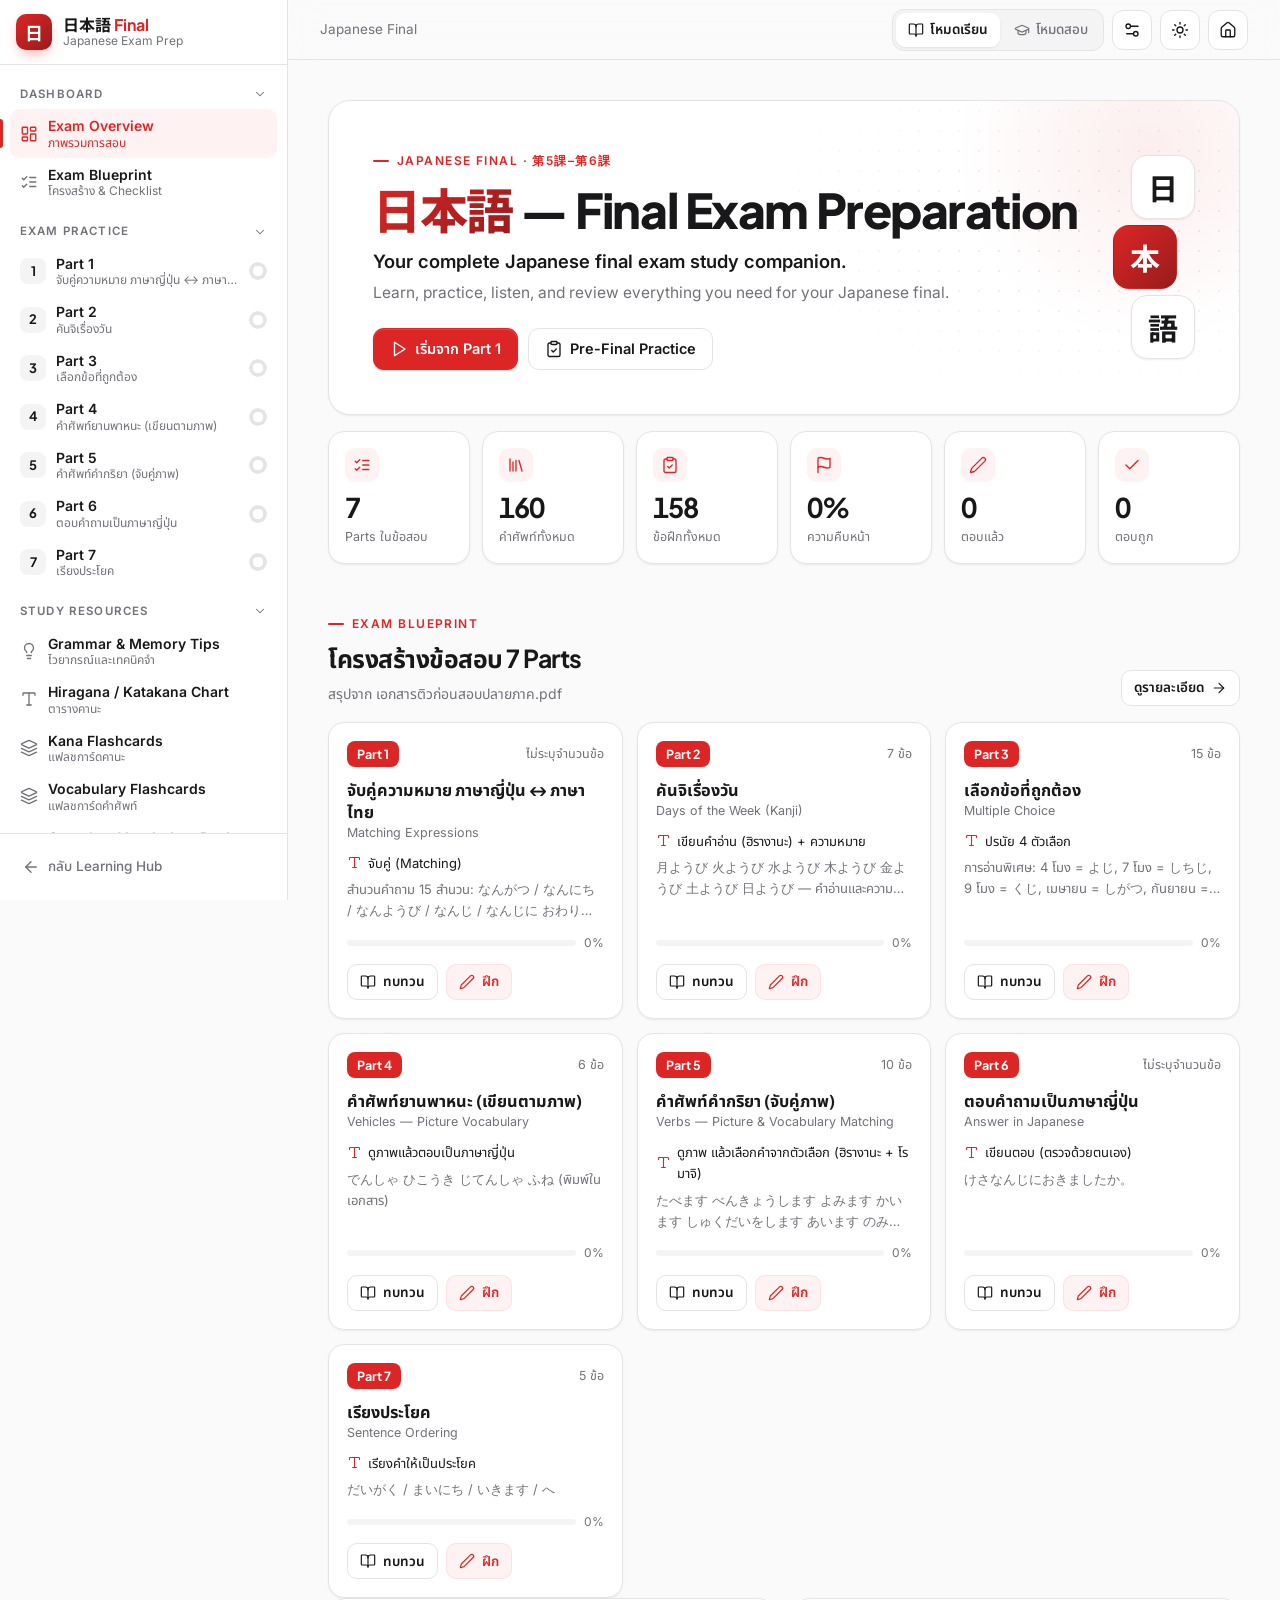
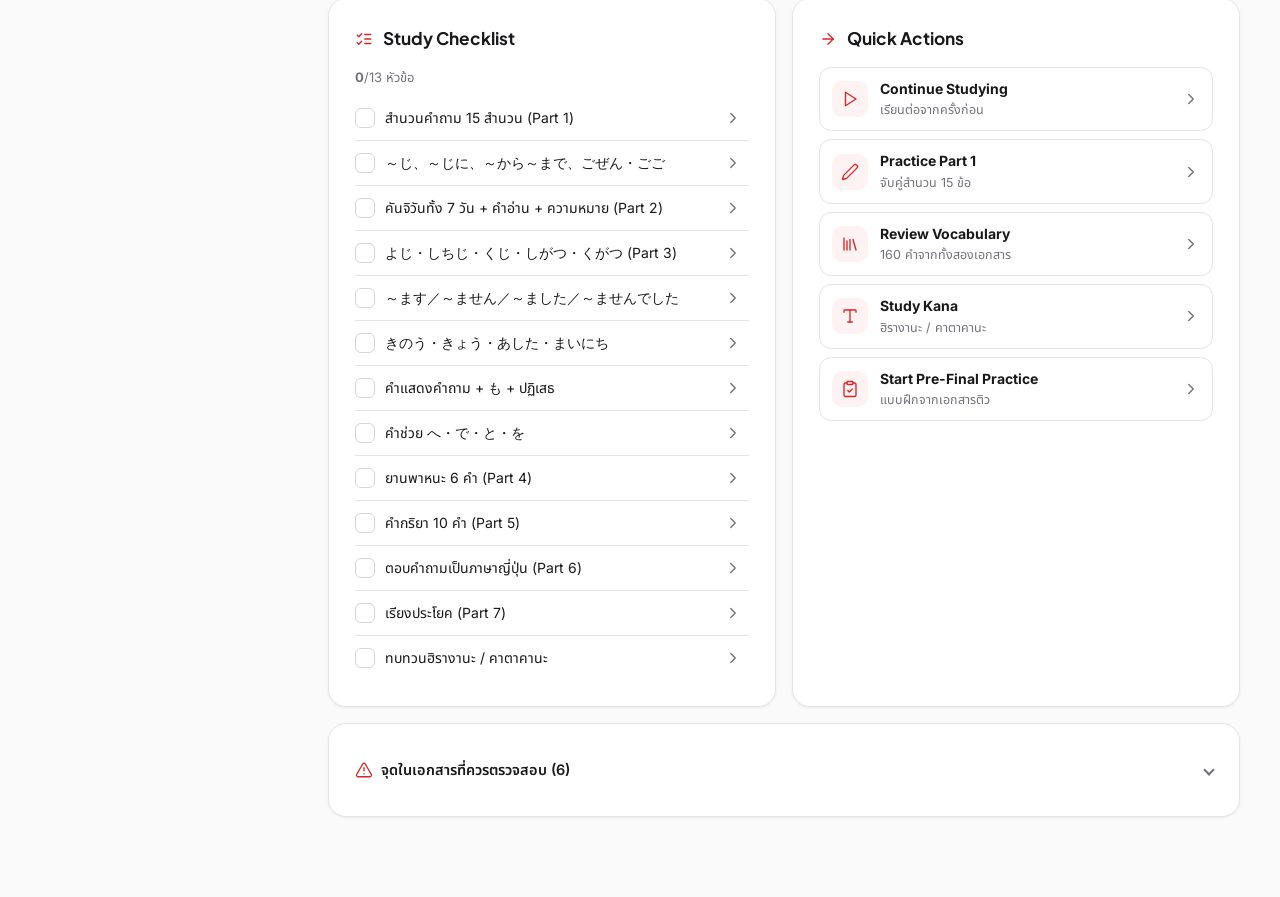
<file: japanese/final/index.html>
<!DOCTYPE html>
<html lang="th">
<head>
    <meta charset="UTF-8">
    <meta name="viewport" content="width=device-width, initial-scale=1.0">
    <title>日本語 Final — Japanese Final Exam Prep</title>
    <meta name="description" content="Japanese Final Exam Preparation Hub — practice, listen, and review everything for the Japanese final.">

    <!-- Theme bootstrap (shared key with the Learning Hub) — runs before paint -->
    <script>
        (function () {
            var root = document.documentElement, t;
            try { t = localStorage.getItem('mis-theme'); } catch (e) {}
            if (t !== 'light' && t !== 'dark') {
                t = window.matchMedia && window.matchMedia('(prefers-color-scheme: dark)').matches ? 'dark' : 'light';
            }
            root.setAttribute('data-theme', t);
            try {
                var s = JSON.parse(localStorage.getItem('jpfinal:v1') || '{}').settings || {};
                if (s.romaji === false) root.classList.add('hide-romaji');
                if (s.thai === false) root.classList.add('hide-thai');
                if (s.mode === 'exam') root.setAttribute('data-mode', 'exam');
            } catch (e) {}
        })();
    </script>

    <link rel="preconnect" href="https://fonts.googleapis.com">
    <link rel="preconnect" href="https://fonts.gstatic.com" crossorigin>
    <link href="https://fonts.googleapis.com/css2?family=Inter:wght@400;500;600&family=Plus+Jakarta+Sans:wght@600;700;800&family=Noto+Sans+Thai:wght@400;500;600&family=Noto+Sans+JP:wght@400;500;700&display=swap" rel="stylesheet">
    <link rel="stylesheet" href="styles/main.css">
</head>
<body>
    <!-- Icon sprite (Lucide paths, inline so the app works offline) -->
    <svg width="0" height="0" style="position:absolute" aria-hidden="true" focusable="false">
        <defs>
            <symbol id="i-home" viewBox="0 0 24 24"><path d="M15 21v-8a1 1 0 0 0-1-1h-4a1 1 0 0 0-1 1v8"/><path d="M3 10a2 2 0 0 1 .709-1.528l7-5.999a2 2 0 0 1 2.582 0l7 5.999A2 2 0 0 1 21 10v9a2 2 0 0 1-2 2H5a2 2 0 0 1-2-2z"/></symbol>
            <symbol id="i-grid" viewBox="0 0 24 24"><rect width="7" height="9" x="3" y="3" rx="1"/><rect width="7" height="5" x="14" y="3" rx="1"/><rect width="7" height="9" x="14" y="12" rx="1"/><rect width="7" height="5" x="3" y="16" rx="1"/></symbol>
            <symbol id="i-list-checks" viewBox="0 0 24 24"><path d="m3 17 2 2 4-4"/><path d="m3 7 2 2 4-4"/><path d="M13 6h8"/><path d="M13 12h8"/><path d="M13 18h8"/></symbol>
            <symbol id="i-book-open" viewBox="0 0 24 24"><path d="M12 7v14"/><path d="M3 18a1 1 0 0 1-1-1V4a1 1 0 0 1 1-1h5a4 4 0 0 1 4 4 4 4 0 0 1 4-4h5a1 1 0 0 1 1 1v13a1 1 0 0 1-1 1h-6a3 3 0 0 0-3 3 3 3 0 0 0-3-3z"/></symbol>
            <symbol id="i-lightbulb" viewBox="0 0 24 24"><path d="M15 14c.2-1 .7-1.7 1.5-2.5 1-.9 1.5-2.2 1.5-3.5A6 6 0 0 0 6 8c0 1 .2 2.2 1.5 3.5.7.7 1.3 1.5 1.5 2.5"/><path d="M9 18h6"/><path d="M10 22h4"/></symbol>
            <symbol id="i-type" viewBox="0 0 24 24"><path d="M12 4v16"/><path d="M4 7V5a1 1 0 0 1 1-1h14a1 1 0 0 1 1 1v2"/><path d="M9 20h6"/></symbol>
            <symbol id="i-layers" viewBox="0 0 24 24"><path d="M12.83 2.18a2 2 0 0 0-1.66 0L2.6 6.08a1 1 0 0 0 0 1.83l8.58 3.91a2 2 0 0 0 1.66 0l8.58-3.9a1 1 0 0 0 0-1.83Z"/><path d="m22 17.65-9.17 4.16a2 2 0 0 1-1.66 0L2 17.65"/><path d="m22 12.65-9.17 4.16a2 2 0 0 1-1.66 0L2 12.65"/></symbol>
            <symbol id="i-library" viewBox="0 0 24 24"><path d="m16 6 4 14"/><path d="M12 6v14"/><path d="M8 8v12"/><path d="M4 4v16"/></symbol>
            <symbol id="i-clipboard" viewBox="0 0 24 24"><rect width="8" height="4" x="8" y="2" rx="1" ry="1"/><path d="M16 4h2a2 2 0 0 1 2 2v14a2 2 0 0 1-2 2H6a2 2 0 0 1-2-2V6a2 2 0 0 1 2-2h2"/><path d="m9 14 2 2 4-4"/></symbol>
            <symbol id="i-key" viewBox="0 0 24 24"><path d="m15.5 7.5 2.3 2.3a1 1 0 0 0 1.4 0l2.1-2.1a1 1 0 0 0 0-1.4L19 4"/><path d="m21 2-9.6 9.6"/><circle cx="7.5" cy="15.5" r="5.5"/></symbol>
            <symbol id="i-volume" viewBox="0 0 24 24"><path d="M11 4.702a.705.705 0 0 0-1.203-.498L6.413 7.587A1.4 1.4 0 0 1 5.416 8H3a1 1 0 0 0-1 1v6a1 1 0 0 0 1 1h2.416a1.4 1.4 0 0 1 .997.413l3.383 3.384A.705.705 0 0 0 11 19.298z"/><path d="M16 9a5 5 0 0 1 0 6"/><path d="M19.364 18.364a9 9 0 0 0 0-12.728"/></symbol>
            <symbol id="i-check" viewBox="0 0 24 24"><path d="M20 6 9 17l-5-5"/></symbol>
            <symbol id="i-x" viewBox="0 0 24 24"><path d="M18 6 6 18"/><path d="m6 6 12 12"/></symbol>
            <symbol id="i-star" viewBox="0 0 24 24"><path d="M11.525 2.295a.53.53 0 0 1 .95 0l2.31 4.679a2.123 2.123 0 0 0 1.595 1.16l5.166.756a.53.53 0 0 1 .294.904l-3.736 3.638a2.123 2.123 0 0 0-.611 1.878l.882 5.14a.53.53 0 0 1-.771.56l-4.618-2.428a2.122 2.122 0 0 0-1.973 0L6.396 21.01a.53.53 0 0 1-.77-.56l.881-5.139a2.122 2.122 0 0 0-.611-1.879L2.16 9.795a.53.53 0 0 1 .294-.906l5.165-.755a2.122 2.122 0 0 0 1.597-1.16z"/></symbol>
            <symbol id="i-menu" viewBox="0 0 24 24"><path d="M4 6h16"/><path d="M4 12h16"/><path d="M4 18h16"/></symbol>
            <symbol id="i-sun" viewBox="0 0 24 24"><circle cx="12" cy="12" r="4"/><path d="M12 2v2"/><path d="M12 20v2"/><path d="m4.93 4.93 1.41 1.41"/><path d="m17.66 17.66 1.41 1.41"/><path d="M2 12h2"/><path d="M20 12h2"/><path d="m6.34 17.66-1.41 1.41"/><path d="m19.07 4.93-1.41 1.41"/></symbol>
            <symbol id="i-moon" viewBox="0 0 24 24"><path d="M12 3a6 6 0 0 0 9 9 9 9 0 1 1-9-9Z"/></symbol>
            <symbol id="i-settings" viewBox="0 0 24 24"><path d="M20 7h-9"/><path d="M14 17H5"/><circle cx="17" cy="17" r="3"/><circle cx="7" cy="7" r="3"/></symbol>
            <symbol id="i-chevron" viewBox="0 0 24 24"><path d="m6 9 6 6 6-6"/></symbol>
            <symbol id="i-chevron-right" viewBox="0 0 24 24"><path d="m9 18 6-6-6-6"/></symbol>
            <symbol id="i-chevron-left" viewBox="0 0 24 24"><path d="m15 18-6-6 6-6"/></symbol>
            <symbol id="i-arrow-left" viewBox="0 0 24 24"><path d="m12 19-7-7 7-7"/><path d="M19 12H5"/></symbol>
            <symbol id="i-arrow-right" viewBox="0 0 24 24"><path d="M5 12h14"/><path d="m12 5 7 7-7 7"/></symbol>
            <symbol id="i-shuffle" viewBox="0 0 24 24"><path d="m18 14 4 4-4 4"/><path d="m18 2 4 4-4 4"/><path d="M2 18h1.973a4 4 0 0 0 3.3-1.7l5.454-7.6a4 4 0 0 1 3.3-1.7H22"/><path d="M2 6h1.972a4 4 0 0 1 3.6 2.2"/><path d="M22 18h-6.041a4 4 0 0 1-3.3-1.8l-.359-.45"/></symbol>
            <symbol id="i-rotate" viewBox="0 0 24 24"><path d="M3 12a9 9 0 1 0 9-9 9.75 9.75 0 0 0-6.74 2.74L3 8"/><path d="M3 3v5h5"/></symbol>
            <symbol id="i-play" viewBox="0 0 24 24"><polygon points="6 3 20 12 6 21 6 3"/></symbol>
            <symbol id="i-pause" viewBox="0 0 24 24"><rect x="14" y="4" width="4" height="16" rx="1"/><rect x="6" y="4" width="4" height="16" rx="1"/></symbol>
            <symbol id="i-eye" viewBox="0 0 24 24"><path d="M2.062 12.348a1 1 0 0 1 0-.696 10.75 10.75 0 0 1 19.876 0 1 1 0 0 1 0 .696 10.75 10.75 0 0 1-19.876 0"/><circle cx="12" cy="12" r="3"/></symbol>
            <symbol id="i-eye-off" viewBox="0 0 24 24"><path d="M10.733 5.076a10.744 10.744 0 0 1 11.205 6.575 1 1 0 0 1 0 .696 10.747 10.747 0 0 1-1.444 2.49"/><path d="M14.084 14.158a3 3 0 0 1-4.242-4.242"/><path d="M17.479 17.499a10.75 10.75 0 0 1-15.417-5.151 1 1 0 0 1 0-.696 10.75 10.75 0 0 1 4.446-5.143"/><path d="m2 2 20 20"/></symbol>
            <symbol id="i-lock" viewBox="0 0 24 24"><rect width="18" height="11" x="3" y="11" rx="2" ry="2"/><path d="M7 11V7a5 5 0 0 1 10 0v4"/></symbol>
            <symbol id="i-search" viewBox="0 0 24 24"><circle cx="11" cy="11" r="8"/><path d="m21 21-4.3-4.3"/></symbol>
            <symbol id="i-graduation" viewBox="0 0 24 24"><path d="M21.42 10.922a1 1 0 0 0-.019-1.838L12.83 5.18a2 2 0 0 0-1.66 0L2.6 9.08a1 1 0 0 0 0 1.832l8.57 3.908a2 2 0 0 0 1.66 0z"/><path d="M22 10v6"/><path d="M6 12.5V16a6 3 0 0 0 12 0v-3.5"/></symbol>
            <symbol id="i-flag" viewBox="0 0 24 24"><path d="M4 15s1-1 4-1 5 2 8 2 4-1 4-1V3s-1 1-4 1-5-2-8-2-4 1-4 1z"/><path d="M4 22v-7"/></symbol>
            <symbol id="i-alert" viewBox="0 0 24 24"><path d="m21.73 18-8-14a2 2 0 0 0-3.48 0l-8 14A2 2 0 0 0 4 21h16a2 2 0 0 0 1.73-3"/><path d="M12 9v4"/><path d="M12 17h.01"/></symbol>
            <symbol id="i-timer" viewBox="0 0 24 24"><path d="M10 2h4"/><path d="M12 14v-4"/><path d="M4 13a8 8 0 0 1 8-7 8 8 0 1 1-8 7z"/></symbol>
            <symbol id="i-image" viewBox="0 0 24 24"><rect width="18" height="18" x="3" y="3" rx="2" ry="2"/><circle cx="9" cy="9" r="2"/><path d="m21 15-3.086-3.086a2 2 0 0 0-2.828 0L6 21"/></symbol>
            <symbol id="i-pencil" viewBox="0 0 24 24"><path d="M21.174 6.812a1 1 0 0 0-3.986-3.987L3.842 16.174a2 2 0 0 0-.5.83l-1.321 4.352a.5.5 0 0 0 .623.622l4.353-1.32a2 2 0 0 0 .83-.497z"/></symbol>
            <!-- Day elements -->
            <symbol id="e-moon" viewBox="0 0 24 24"><path d="M12 3a6 6 0 0 0 9 9 9 9 0 1 1-9-9Z"/></symbol>
            <symbol id="e-fire" viewBox="0 0 24 24"><path d="M8.5 14.5A2.5 2.5 0 0 0 11 12c0-1.38-.5-2-1-3-1.072-2.143-.224-4.054 2-6 .5 2.5 2 4.9 4 6.5 2 1.6 3 3.5 3 5.5a7 7 0 1 1-14 0c0-1.153.433-2.294 1-3a2.5 2.5 0 0 0 2.5 2.5z"/></symbol>
            <symbol id="e-water" viewBox="0 0 24 24"><path d="M12 22a7 7 0 0 0 7-7c0-2-1-3.9-3-5.5s-3.5-4-4-6.5c-.5 2.5-2 4.9-4 6.5C6 11.1 5 13 5 15a7 7 0 0 0 7 7z"/></symbol>
            <symbol id="e-tree" viewBox="0 0 24 24"><path d="m17 14 3 3.3a1 1 0 0 1-.7 1.7H4.7a1 1 0 0 1-.7-1.7L7 14h-.3a1 1 0 0 1-.7-1.7L9 9h-.2A1 1 0 0 1 8 7.3L12 3l4 4.3a1 1 0 0 1-.8 1.7H15l3 3.3a1 1 0 0 1-.7 1.7H17Z"/><path d="M12 22v-3"/></symbol>
            <symbol id="e-gold" viewBox="0 0 24 24"><circle cx="8" cy="8" r="6"/><path d="M18.09 10.37A6 6 0 1 1 10.34 18"/><path d="M7 6h1v4"/><path d="m16.71 13.88.7.71-2.82 2.82"/></symbol>
            <symbol id="e-earth" viewBox="0 0 24 24"><path d="m8 3 4 8 5-5 5 15H2L8 3z"/></symbol>
            <symbol id="e-sun" viewBox="0 0 24 24"><circle cx="12" cy="12" r="4"/><path d="M12 2v2"/><path d="M12 20v2"/><path d="m4.93 4.93 1.41 1.41"/><path d="m17.66 17.66 1.41 1.41"/><path d="M2 12h2"/><path d="M20 12h2"/><path d="m6.34 17.66-1.41 1.41"/><path d="m19.07 4.93-1.41 1.41"/></symbol>
        </defs>
    </svg>

    <a class="skip-link" href="#main">ข้ามไปยังเนื้อหา</a>

    <div class="app">
        <!-- ================= Sidebar ================= -->
        <aside class="sidebar" id="sidebar" aria-label="เมนูหลัก">
            <div class="sb-head">
                <a class="sb-brand" href="#/overview">
                    <span class="sb-mark" lang="ja">日</span>
                    <span class="sb-brand-text">
                        <span class="sb-title">日本語 <b>Final</b></span>
                        <span class="sb-sub">Japanese Exam Prep</span>
                    </span>
                </a>
                <button class="icon-btn sb-close" type="button" id="sbClose" aria-label="ปิดเมนู">
                    <svg class="icon" aria-hidden="true"><use href="#i-x"/></svg>
                </button>
            </div>
            <nav class="sb-nav" id="sbNav" aria-label="หมวดหมู่"></nav>
            <div class="sb-foot">
                <a class="sb-hub" href="../../index.html">
                    <svg class="icon" aria-hidden="true"><use href="#i-arrow-left"/></svg>
                    กลับ Learning Hub
                </a>
            </div>
        </aside>
        <div class="scrim" id="scrim" hidden></div>

        <!-- ================= Main column ================= -->
        <div class="main-col">
            <header class="topbar">
                <button class="icon-btn menu-btn" type="button" id="menuBtn" aria-label="เปิดเมนู" aria-controls="sidebar" aria-expanded="false">
                    <svg class="icon" aria-hidden="true"><use href="#i-menu"/></svg>
                </button>
                <nav class="crumbs" id="crumbs" aria-label="Breadcrumb"></nav>
                <div class="top-actions">
                    <div class="mode-switch" role="group" aria-label="โหมดการฝึก">
                        <button type="button" data-mode-set="study" aria-pressed="true">
                            <svg class="icon" aria-hidden="true"><use href="#i-book-open"/></svg><span>โหมดเรียน</span>
                        </button>
                        <button type="button" data-mode-set="exam" aria-pressed="false">
                            <svg class="icon" aria-hidden="true"><use href="#i-graduation"/></svg><span>โหมดสอบ</span>
                        </button>
                    </div>
                    <div class="settings-wrap">
                        <button class="icon-btn" type="button" id="settingsBtn" aria-haspopup="true" aria-expanded="false" aria-controls="settingsMenu" aria-label="ตั้งค่าการแสดงผล">
                            <svg class="icon" aria-hidden="true"><use href="#i-settings"/></svg>
                        </button>
                        <div class="settings-menu" id="settingsMenu" hidden>
                            <p class="sm-title">การแสดงผล</p>
                            <label class="sw"><input type="checkbox" id="setRomaji"><span class="sw-ui" aria-hidden="true"></span><span>แสดงโรมาจิ</span></label>
                            <label class="sw"><input type="checkbox" id="setThai"><span class="sw-ui" aria-hidden="true"></span><span>แสดงความหมายภาษาไทย</span></label>
                            <p class="sm-title">ความเร็วเสียง</p>
                            <div class="seg" role="group" aria-label="ความเร็วเสียง">
                                <button type="button" data-rate="1">ปกติ 1.0×</button>
                                <button type="button" data-rate="0.75">ช้า 0.75×</button>
                            </div>
                            <p class="sm-audio" id="audioStatus"></p>
                            <button class="btn btn-ghost btn-sm btn-block" type="button" id="stopAudio">
                                <svg class="icon" aria-hidden="true"><use href="#i-pause"/></svg>หยุดเสียง
                            </button>
                            <hr>
                            <button class="btn btn-danger-ghost btn-sm btn-block" type="button" id="resetAll">
                                <svg class="icon" aria-hidden="true"><use href="#i-rotate"/></svg>รีเซ็ตความคืบหน้าทั้งหมด
                            </button>
                        </div>
                    </div>
                    <button class="icon-btn theme-toggle" type="button" id="themeBtn" aria-label="สลับธีม">
                        <svg class="icon i-sun" aria-hidden="true"><use href="#i-sun"/></svg>
                        <svg class="icon i-moon" aria-hidden="true"><use href="#i-moon"/></svg>
                    </button>
                    <a class="icon-btn hub-link" href="../../index.html" aria-label="กลับ Learning Hub" title="Learning Hub">
                        <svg class="icon" aria-hidden="true"><use href="#i-home"/></svg>
                    </a>
                </div>
            </header>

            <div class="exam-banner" id="examBanner">
                <svg class="icon" aria-hidden="true"><use href="#i-graduation"/></svg>
                <span><b>โหมดสอบ</b> — ซ่อนเฉลย คำใบ้ และคำแปลจนกว่าจะส่งคำตอบ</span>
            </div>

            <main id="main" class="main" tabindex="-1">
                <noscript><p class="noscript">หน้านี้ต้องเปิดใช้ JavaScript</p></noscript>
            </main>
        </div>
    </div>

    <!-- Vocabulary popover (single shared instance) -->
    <div class="pop" id="pop" role="dialog" aria-modal="false" aria-label="รายละเอียดคำศัพท์" hidden></div>
    <div class="toast" id="toast" role="status" aria-live="polite"></div>

    <script src="data/vocabulary-data.js"></script>
    <script src="data/exam-blueprint.js"></script>
    <script src="data/questions.js"></script>
    <script src="data/grammar-data.js"></script>
    <script src="data/kana-data.js"></script>
    <script src="scripts/progress.js"></script>
    <script src="scripts/audio.js"></script>
    <script src="scripts/ui.js"></script>
    <script src="scripts/exercises.js"></script>
    <script src="scripts/flashcards.js"></script>
    <script src="scripts/vocabulary.js"></script>
    <script src="scripts/pages.js"></script>
    <script src="scripts/app.js"></script>
</body>
</html>
</file>
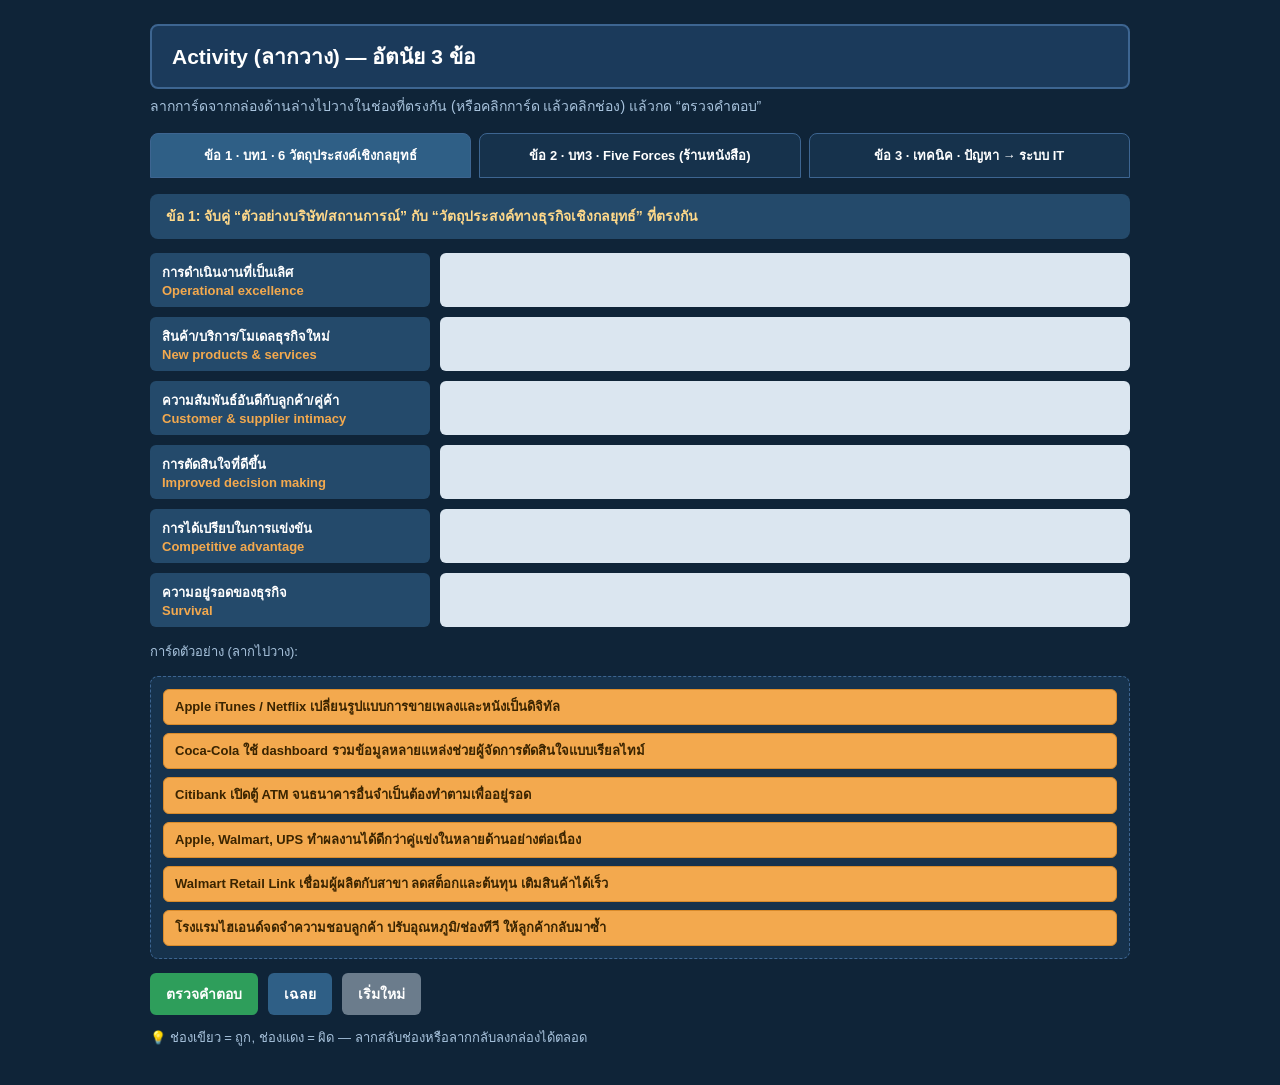
<file: activity/Activity-DragDrop-เขียน3ข้อ.html>
<!DOCTYPE html>
<html lang="th">
<head>
<meta charset="UTF-8">
<meta name="viewport" content="width=device-width, initial-scale=1.0">
<title>Activity Drag &amp; Drop — อัตนัย 3 ข้อ</title>
<style>
  *{box-sizing:border-box;}
  body{font-family:"Segoe UI",Tahoma,sans-serif;background:#0f2438;color:#fff;margin:0;padding:24px;}
  .wrap{max-width:980px;margin:0 auto;}
  h1{background:#1b3a5b;border:2px solid #3d6591;padding:14px 20px;border-radius:8px;font-size:21px;margin:0 0 6px;}
  .sub{color:#a9c4de;margin:0 0 16px;font-size:14px;}
  .tabs{display:flex;gap:8px;margin-bottom:16px;flex-wrap:wrap;}
  .tab{flex:1;min-width:180px;padding:11px;border-radius:8px 8px 0 0;background:#16324c;border:1px solid #3d6591;cursor:pointer;font-weight:600;text-align:center;font-size:13px;}
  .tab.active{background:#2f5f86;}
  .sec{display:none;}
  .sec.active{display:block;}
  .sechead{background:#244a6b;border-radius:8px;padding:12px 16px;margin-bottom:14px;font-size:14px;color:#ffd98a;font-weight:600;line-height:1.5;}
  .row{display:flex;align-items:stretch;gap:10px;margin-bottom:10px;}
  .flabel{width:280px;flex-shrink:0;background:#244a6b;border-radius:6px;padding:9px 12px;font-size:13px;font-weight:600;display:flex;align-items:center;}
  .flabel .en{color:#f3a94e;}
  .cell{flex:1;background:#dbe6f0;border-radius:6px;padding:5px;min-height:52px;transition:background .15s,box-shadow .15s;}
  .cell.over{background:#b9d4ec;box-shadow:inset 0 0 0 2px #2f5f86;}
  .cell.correct{background:#bdead0;box-shadow:inset 0 0 0 2px #2e9e5b;}
  .cell.wrong{background:#f4c4c4;box-shadow:inset 0 0 0 2px #d05050;}
  .tile{background:#f3a94e;color:#3a2400;border:1px solid #d98b2b;border-radius:6px;padding:8px 11px;font-size:13px;font-weight:600;cursor:grab;user-select:none;line-height:1.4;}
  .tile:active{cursor:grabbing;}
  .tile.selected{outline:3px solid #ffe08a;}
  .cell .tile{width:100%;}
  .pool{margin-top:14px;background:#16324c;border:1px dashed #3d6591;border-radius:8px;padding:12px;display:flex;flex-direction:column;gap:8px;min-height:52px;}
  .pool.over{background:#1d4463;}
  .pool-title{font-size:13px;color:#a9c4de;margin:14px 0 0;}
  .controls{margin-top:14px;display:flex;gap:10px;flex-wrap:wrap;align-items:center;}
  button{border:none;border-radius:6px;padding:10px 16px;font-size:14px;font-weight:600;cursor:pointer;}
  .btn-check{background:#2e9e5b;color:#fff;}
  .btn-ans{background:#2f5f86;color:#fff;}
  .btn-reset{background:#6b7c8c;color:#fff;}
  .score{font-size:15px;font-weight:700;margin-left:6px;}
  .hint{font-size:13px;color:#a9c4de;margin-top:12px;}
</style>
</head>
<body>
<div class="wrap">
  <h1>Activity (ลากวาง) — อัตนัย 3 ข้อ</h1>
  <p class="sub">ลากการ์ดจากกล่องด้านล่างไปวางในช่องที่ตรงกัน (หรือคลิกการ์ด แล้วคลิกช่อง) แล้วกด “ตรวจคำตอบ”</p>

  <div class="tabs">
    <div class="tab active" data-c="A">ข้อ 1 · บท1 · 6 วัตถุประสงค์เชิงกลยุทธ์</div>
    <div class="tab" data-c="B">ข้อ 2 · บท3 · Five Forces (ร้านหนังสือ)</div>
    <div class="tab" data-c="C">ข้อ 3 · เทคนิค · ปัญหา → ระบบ IT</div>
  </div>

  <div class="sec active" id="secA">
    <div class="sechead">ข้อ 1: จับคู่ “ตัวอย่างบริษัท/สถานการณ์” กับ “วัตถุประสงค์ทางธุรกิจเชิงกลยุทธ์” ที่ตรงกัน</div>
    <div id="zonesA"></div>
    <p class="pool-title">การ์ดตัวอย่าง (ลากไปวาง):</p>
    <div class="pool" id="poolA"></div>
    <div class="controls"><button class="btn-check" data-c="A">ตรวจคำตอบ</button><button class="btn-ans" data-c="A">เฉลย</button><button class="btn-reset" data-c="A">เริ่มใหม่</button><span class="score" id="scoreA"></span></div>
  </div>

  <div class="sec" id="secB">
    <div class="sechead">ข้อ 2: ร้านหนังสือมีหน้าร้านกำลังโดน disruption — จับคู่ข้อความกับแรงกดดันทั้ง 5 (Porter's Five Forces)</div>
    <div id="zonesB"></div>
    <p class="pool-title">การ์ดข้อความ (ลากไปวาง):</p>
    <div class="pool" id="poolB"></div>
    <div class="controls"><button class="btn-check" data-c="B">ตรวจคำตอบ</button><button class="btn-ans" data-c="B">เฉลย</button><button class="btn-reset" data-c="B">เริ่มใหม่</button><span class="score" id="scoreB"></span></div>
  </div>

  <div class="sec" id="secC">
    <div class="sechead">ข้อ 3: บริษัทผลิตมีหลายปัญหา — จับคู่ “ปัญหา” กับ “ระบบสารสนเทศ” ที่ควรใช้แก้</div>
    <div id="zonesC"></div>
    <p class="pool-title">การ์ดปัญหา (ลากไปวาง):</p>
    <div class="pool" id="poolC"></div>
    <div class="controls"><button class="btn-check" data-c="C">ตรวจคำตอบ</button><button class="btn-ans" data-c="C">เฉลย</button><button class="btn-reset" data-c="C">เริ่มใหม่</button><span class="score" id="scoreC"></span></div>
  </div>

  <p class="hint">💡 ช่องเขียว = ถูก, ช่องแดง = ผิด — ลากสลับช่องหรือลากกลับลงกล่องได้ตลอด</p>
</div>

<script>
const SECTIONS = {
 A: {
   zones:[
     {key:"oe",  th:"การดำเนินงานที่เป็นเลิศ", en:"Operational excellence"},
     {key:"np",  th:"สินค้า/บริการ/โมเดลธุรกิจใหม่", en:"New products & services"},
     {key:"ci",  th:"ความสัมพันธ์อันดีกับลูกค้า/คู่ค้า", en:"Customer & supplier intimacy"},
     {key:"dm",  th:"การตัดสินใจที่ดีขึ้น", en:"Improved decision making"},
     {key:"ca",  th:"การได้เปรียบในการแข่งขัน", en:"Competitive advantage"},
     {key:"sv",  th:"ความอยู่รอดของธุรกิจ", en:"Survival"}
   ],
   tiles:[
     {correct:"oe",  text:"Walmart Retail Link เชื่อมผู้ผลิตกับสาขา ลดสต็อกและต้นทุน เติมสินค้าได้เร็ว"},
     {correct:"np",  text:"Apple iTunes / Netflix เปลี่ยนรูปแบบการขายเพลงและหนังเป็นดิจิทัล"},
     {correct:"ci",  text:"โรงแรมไฮเอนด์จดจำความชอบลูกค้า ปรับอุณหภูมิ/ช่องทีวี ให้ลูกค้ากลับมาซ้ำ"},
     {correct:"dm",  text:"Coca-Cola ใช้ dashboard รวมข้อมูลหลายแหล่งช่วยผู้จัดการตัดสินใจแบบเรียลไทม์"},
     {correct:"ca",  text:"Apple, Walmart, UPS ทำผลงานได้ดีกว่าคู่แข่งในหลายด้านอย่างต่อเนื่อง"},
     {correct:"sv",  text:"Citibank เปิดตู้ ATM จนธนาคารอื่นจำเป็นต้องทำตามเพื่ออยู่รอด"}
   ]
 },
 B: {
   zones:[
     {key:"trad", th:"แรงกดดันจากคู่แข่งรายเดิมในตลาด", en:"Traditional competitors"},
     {key:"new",  th:"แรงกดดันจากคู่แข่งรายใหม่ที่เข้าตลาด", en:"New market entrants"},
     {key:"sub",  th:"แรงกดดันของสินค้า/บริการทดแทน", en:"Substitute products & services"},
     {key:"cust", th:"แรงกดดันจากอำนาจต่อรองของลูกค้า", en:"Customers"},
     {key:"sup",  th:"แรงกดดันจากอำนาจต่อรองของซัพพลายเออร์", en:"Suppliers"}
   ],
   tiles:[
     {correct:"trad", text:"ร้านหนังสืออื่น ๆ ในย่านเดียวกันแข่งกันด้านราคา โปรโมชัน และทำเล"},
     {correct:"new",  text:"แพลตฟอร์มขาย e-book รายใหม่เปิดได้ง่ายด้วยทุนต่ำ ไม่ต้องมีหน้าร้าน"},
     {correct:"sub",  text:"e-book, audiobook, Netflix, YouTube ทดแทนการอ่านหนังสือเล่ม"},
     {correct:"cust", text:"ลูกค้าเทียบราคา/รีวิวออนไลน์ได้ทันที เปลี่ยนไปซื้อร้านอื่นง่าย"},
     {correct:"sup",  text:"สำนักพิมพ์ใหญ่กำหนดราคาส่งและเงื่อนไข บางรายไปขายตรงบนแพลตฟอร์มเอง"}
   ]
 },
 C: {
   zones:[
     {key:"erp", th:"ERP (Enterprise Resource Planning)", en:"หนึ่งบริษัท หนึ่งฐานข้อมูล"},
     {key:"scm", th:"SCM (Supply Chain Management)", en:"จัดการซัพพลายเชน"},
     {key:"dss", th:"DSS (Decision Support System)", en:"จำลอง / what-if"},
     {key:"ess", th:"ESS (Executive Support System)", en:"dashboard ผู้บริหารสูง"},
     {key:"crm", th:"CRM (Customer Relationship Mgmt)", en:"จัดการลูกค้า"},
     {key:"tps", th:"TPS (Transaction Processing System)", en:"บันทึกธุรกรรมประจำวัน"}
   ],
   tiles:[
     {correct:"erp", text:"ข้อมูลแต่ละแผนกไม่ตรงกันและซ้ำซ้อน อยากรวมเป็นฐานข้อมูลกลางเดียว"},
     {correct:"scm", text:"ต้องจัดการสต็อก การสั่งซื้อ และการจัดส่งร่วมกับซัพพลายเออร์ให้เร็วและถูก"},
     {correct:"dss", text:"อยากจำลองว่า ‘ถ้าเปลี่ยนแผนการผลิต ต้นทุนรวมจะเป็นเท่าไร’"},
     {correct:"ess", text:"ผู้บริหารระดับสูงต้องการหน้าจอสรุปภาพรวมทั้งบริษัทแบบเรียลไทม์"},
     {correct:"crm", text:"อยากเก็บข้อมูลลูกค้าจากหลายช่องทาง เพิ่มความพึงพอใจและรักษาลูกค้า"},
     {correct:"tps", text:"ต้องบันทึกการขายและออกใบเสร็จที่เกิดขึ้นทุกวัน"}
   ]
 }
};

let selected=null;
function shuffle(a){for(let i=a.length-1;i>0;i--){const j=Math.floor(Math.random()*(i+1));[a[i],a[j]]=[a[j],a[i]];}return a;}

function makeTile(cid, st, idx){
  const el=document.createElement("div");
  el.className="tile"; el.textContent=st.text; el.draggable=true;
  el.id=cid+"-t"+idx; el.dataset.correct=cid+"-"+st.correct;
  el.addEventListener("dragstart",e=>{e.dataTransfer.setData("text/plain",el.id);});
  el.addEventListener("click",e=>{e.stopPropagation();
    if(selected===el){el.classList.remove("selected");selected=null;}
    else{if(selected)selected.classList.remove("selected");selected=el;el.classList.add("selected");}});
  return el;
}

function build(cid){
  const sec=SECTIONS[cid];
  const zones=document.getElementById("zones"+cid); zones.innerHTML="";
  sec.zones.forEach(f=>{
    const row=document.createElement("div"); row.className="row";
    row.innerHTML=`<div class="flabel"><div>${f.th}<br><span class="en">${f.en}</span></div></div><div class="cell" data-slot="${cid}-${f.key}"></div>`;
    zones.appendChild(row);
  });
  const pool=document.getElementById("pool"+cid); pool.innerHTML="";
  shuffle(sec.tiles.map((st,i)=>makeTile(cid,st,i))).forEach(t=>pool.appendChild(t));

  const cells=zones.querySelectorAll(".cell");
  [...cells,pool].forEach(zone=>{
    zone.addEventListener("dragover",e=>{e.preventDefault();zone.classList.add("over");});
    zone.addEventListener("dragleave",()=>zone.classList.remove("over"));
    zone.addEventListener("drop",e=>{e.preventDefault();zone.classList.remove("over");
      const t=document.getElementById(e.dataTransfer.getData("text/plain")); if(t) place(t,zone,cid);});
    zone.addEventListener("click",()=>{if(selected)place(selected,zone,cid);});
  });
}

function place(tile,target,cid){
  if(target.classList.contains("cell")){
    const ex=target.querySelector(".tile");
    if(ex&&ex!==tile) document.getElementById("pool"+cid).appendChild(ex);
  }
  target.appendChild(tile);
  if(selected){selected.classList.remove("selected");selected=null;}
  document.querySelectorAll(`#zones${cid} .cell`).forEach(c=>c.classList.remove("correct","wrong"));
  document.getElementById("score"+cid).textContent="";
}

document.querySelectorAll(".tab").forEach(t=>t.addEventListener("click",()=>{
  document.querySelectorAll(".tab").forEach(x=>x.classList.remove("active"));
  document.querySelectorAll(".sec").forEach(x=>x.classList.remove("active"));
  t.classList.add("active"); document.getElementById("sec"+t.dataset.c).classList.add("active");
}));

document.querySelectorAll(".btn-check").forEach(b=>b.addEventListener("click",()=>{
  const cid=b.dataset.c; let correct=0, total=SECTIONS[cid].zones.length;
  document.querySelectorAll(`#zones${cid} .cell`).forEach(cell=>{
    cell.classList.remove("correct","wrong");
    const t=cell.querySelector(".tile");
    if(t){ if(t.dataset.correct===cell.dataset.slot){cell.classList.add("correct");correct++;} else cell.classList.add("wrong"); }
  });
  const s=document.getElementById("score"+cid);
  s.textContent=`คะแนน: ${correct} / ${total}`; s.style.color= correct===total?"#7ee6a5":"#ffd98a";
  if(correct===total) s.textContent+="  🎉 ถูกหมด!";
}));

document.querySelectorAll(".btn-ans").forEach(b=>b.addEventListener("click",()=>{
  const cid=b.dataset.c;
  document.querySelectorAll(`#pool${cid} .tile, #zones${cid} .tile`).forEach(t=>{
    document.querySelector(`[data-slot="${t.dataset.correct}"]`).appendChild(t);
  });
  document.querySelectorAll(`#zones${cid} .cell`).forEach(c=>{c.classList.remove("wrong");c.classList.add("correct");});
  const s=document.getElementById("score"+cid); s.textContent="แสดงเฉลยแล้ว ✓"; s.style.color="#7ee6a5";
}));

document.querySelectorAll(".btn-reset").forEach(b=>b.addEventListener("click",()=>{build(b.dataset.c);document.getElementById("score"+b.dataset.c).textContent="";}));

build("A"); build("B"); build("C");
</script>
</body>
</html>
</file>
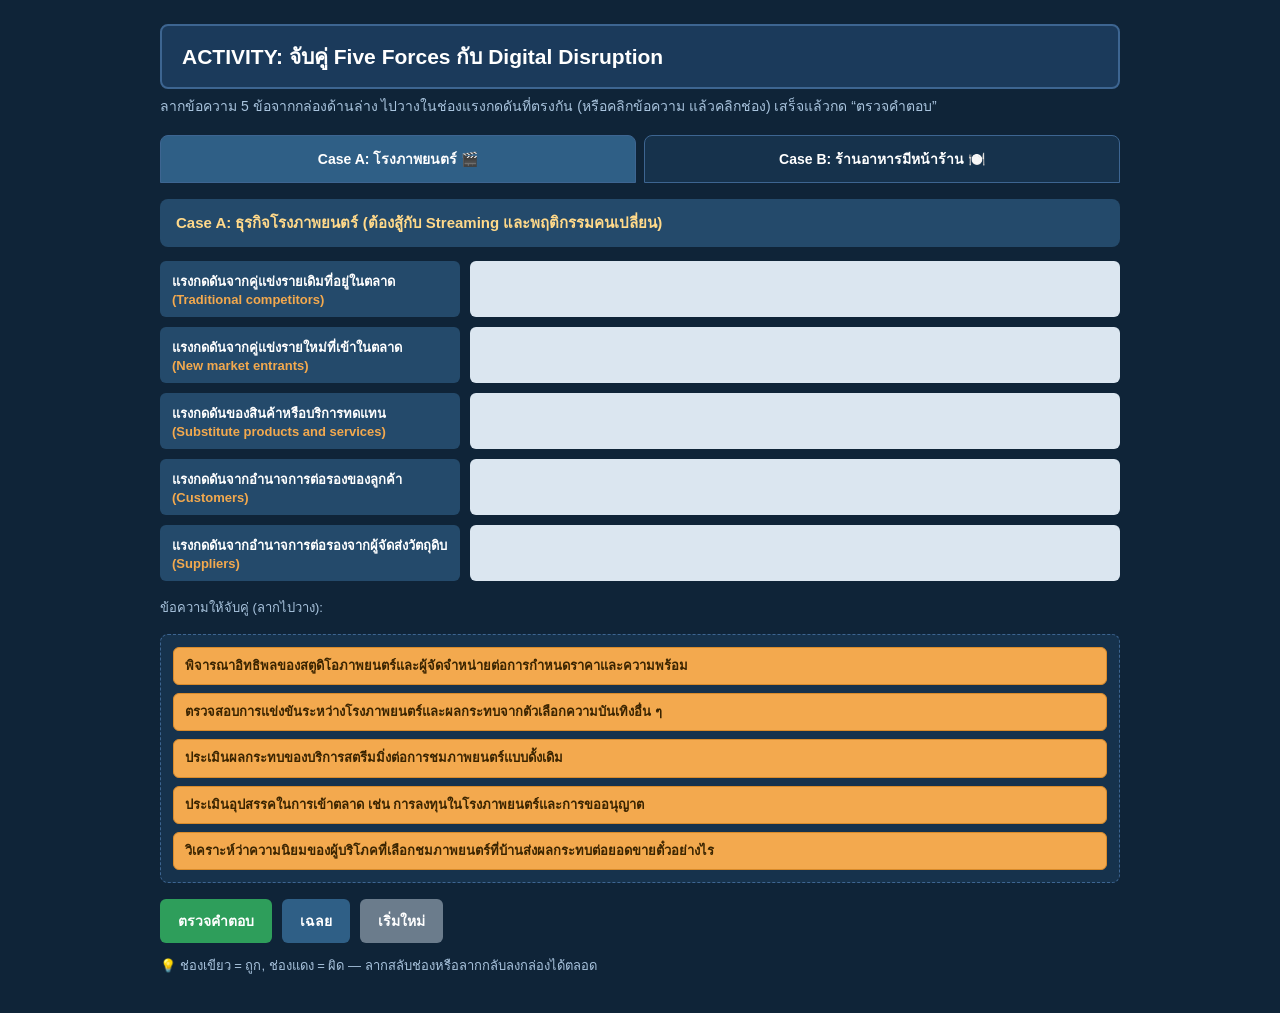
<file: activity/Activity-FiveForces-Disruption.html>
<!DOCTYPE html>
<html lang="th">
<head>
<meta charset="UTF-8">
<meta name="viewport" content="width=device-width, initial-scale=1.0">
<title>Activity: Five Forces & Digital Disruption (Drag & Drop)</title>
<style>
  *{box-sizing:border-box;}
  body{font-family:"Segoe UI",Tahoma,sans-serif;background:#0f2438;color:#fff;margin:0;padding:24px;}
  .wrap{max-width:960px;margin:0 auto;}
  h1{background:#1b3a5b;border:2px solid #3d6591;padding:14px 20px;border-radius:8px;font-size:21px;margin:0 0 6px;}
  .sub{color:#a9c4de;margin:0 0 18px;font-size:14px;}
  .tabs{display:flex;gap:8px;margin-bottom:16px;}
  .tab{flex:1;padding:12px;border-radius:8px 8px 0 0;background:#16324c;border:1px solid #3d6591;cursor:pointer;font-weight:600;text-align:center;font-size:14px;}
  .tab.active{background:#2f5f86;}
  .case{display:none;}
  .case.active{display:block;}
  .casehead{background:#244a6b;border-radius:8px;padding:12px 16px;margin-bottom:14px;font-size:15px;color:#ffd98a;font-weight:600;}
  .force{display:flex;align-items:stretch;gap:10px;margin-bottom:10px;}
  .flabel{width:300px;flex-shrink:0;background:#244a6b;border-radius:6px;padding:10px 12px;font-size:13px;font-weight:600;display:flex;align-items:center;}
  .flabel .en{color:#f3a94e;}
  .cell{flex:1;background:#dbe6f0;border-radius:6px;padding:5px;min-height:56px;transition:background .15s,box-shadow .15s;}
  .cell.over{background:#b9d4ec;box-shadow:inset 0 0 0 2px #2f5f86;}
  .cell.correct{background:#bdead0;box-shadow:inset 0 0 0 2px #2e9e5b;}
  .cell.wrong{background:#f4c4c4;box-shadow:inset 0 0 0 2px #d05050;}
  .tile{background:#f3a94e;color:#3a2400;border:1px solid #d98b2b;border-radius:6px;padding:9px 11px;font-size:13px;font-weight:600;cursor:grab;user-select:none;line-height:1.4;}
  .tile:active{cursor:grabbing;}
  .tile.selected{outline:3px solid #ffe08a;}
  .cell .tile{width:100%;}
  .pool{margin-top:16px;background:#16324c;border:1px dashed #3d6591;border-radius:8px;padding:12px;display:flex;flex-direction:column;gap:8px;min-height:56px;}
  .pool.over{background:#1d4463;}
  .pool-title{font-size:13px;color:#a9c4de;margin:16px 0 0;}
  .controls{margin-top:16px;display:flex;gap:10px;flex-wrap:wrap;align-items:center;}
  button{border:none;border-radius:6px;padding:11px 18px;font-size:14px;font-weight:600;cursor:pointer;}
  .btn-check{background:#2e9e5b;color:#fff;}
  .btn-ans{background:#2f5f86;color:#fff;}
  .btn-reset{background:#6b7c8c;color:#fff;}
  .score{font-size:16px;font-weight:700;margin-left:6px;}
  .hint{font-size:13px;color:#a9c4de;margin-top:12px;}
</style>
</head>
<body>
<div class="wrap">
  <h1>ACTIVITY: จับคู่ Five Forces กับ Digital Disruption</h1>
  <p class="sub">ลากข้อความ 5 ข้อจากกล่องด้านล่าง ไปวางในช่องแรงกดดันที่ตรงกัน (หรือคลิกข้อความ แล้วคลิกช่อง) เสร็จแล้วกด “ตรวจคำตอบ”</p>

  <div class="tabs">
    <div class="tab active" data-case="A">Case A: โรงภาพยนตร์ 🎬</div>
    <div class="tab" data-case="B">Case B: ร้านอาหารมีหน้าร้าน 🍽️</div>
  </div>

  <div class="case active" id="caseA">
    <div class="casehead">Case A: ธุรกิจโรงภาพยนตร์ (ต้องสู้กับ Streaming และพฤติกรรมคนเปลี่ยน)</div>
    <div id="zonesA"></div>
    <p class="pool-title">ข้อความให้จับคู่ (ลากไปวาง):</p>
    <div class="pool" id="poolA"></div>
    <div class="controls">
      <button class="btn-check" data-c="A">ตรวจคำตอบ</button>
      <button class="btn-ans" data-c="A">เฉลย</button>
      <button class="btn-reset" data-c="A">เริ่มใหม่</button>
      <span class="score" id="scoreA"></span>
    </div>
  </div>

  <div class="case" id="caseB">
    <div class="casehead">Case B: ธุรกิจร้านอาหารแบบมีหน้าร้าน (ต้องสู้กับ Cloud Kitchen และ App Delivery)</div>
    <div id="zonesB"></div>
    <p class="pool-title">ข้อความให้จับคู่ (ลากไปวาง):</p>
    <div class="pool" id="poolB"></div>
    <div class="controls">
      <button class="btn-check" data-c="B">ตรวจคำตอบ</button>
      <button class="btn-ans" data-c="B">เฉลย</button>
      <button class="btn-reset" data-c="B">เริ่มใหม่</button>
      <span class="score" id="scoreB"></span>
    </div>
  </div>

  <p class="hint">💡 ช่องเขียว = ถูก, ช่องแดง = ผิด — ลากสลับช่องหรือลากกลับลงกล่องได้ตลอด</p>
</div>

<script>
const forceLabels = [
  { key:"trad", th:"แรงกดดันจากคู่แข่งรายเดิมที่อยู่ในตลาด", en:"Traditional competitors" },
  { key:"new",  th:"แรงกดดันจากคู่แข่งรายใหม่ที่เข้าในตลาด", en:"New market entrants" },
  { key:"sub",  th:"แรงกดดันของสินค้าหรือบริการทดแทน", en:"Substitute products and services" },
  { key:"cust", th:"แรงกดดันจากอำนาจการต่อรองของลูกค้า", en:"Customers" },
  { key:"sup",  th:"แรงกดดันจากอำนาจการต่อรองจากผู้จัดส่งวัตถุดิบ", en:"Suppliers" }
];

const statements = {
  A: [
    { correct:"new",  text:"ประเมินอุปสรรคในการเข้าตลาด เช่น การลงทุนในโรงภาพยนตร์และการขออนุญาต" },
    { correct:"sup",  text:"พิจารณาอิทธิพลของสตูดิโอภาพยนตร์และผู้จัดจำหน่ายต่อการกำหนดราคาและความพร้อม" },
    { correct:"cust", text:"วิเคราะห์ว่าความนิยมของผู้บริโภคที่เลือกชมภาพยนตร์ที่บ้านส่งผลกระทบต่อยอดขายตั๋วอย่างไร" },
    { correct:"sub",  text:"ประเมินผลกระทบของบริการสตรีมมิ่งต่อการชมภาพยนตร์แบบดั้งเดิม" },
    { correct:"trad", text:"ตรวจสอบการแข่งขันระหว่างโรงภาพยนตร์และผลกระทบจากตัวเลือกความบันเทิงอื่น ๆ" }
  ],
  B: [
    { correct:"sub",  text:"ประเมินแรงกดดันจากคู่แข่งระบบ Cloud Kitchen และการทำอาหารที่บ้าน" },
    { correct:"cust", text:"ตรวจสอบความภักดีของลูกค้าและความอ่อนไหวต่อราคาในตลาดร้านอาหาร" },
    { correct:"new",  text:"พิจารณาความง่ายของการเริ่มต้นร้านอาหารเมื่อเทียบกับระบบ Cloud Kitchen" },
    { correct:"sup",  text:"พิจารณาว่าผู้จัดหาส่งผลต่อราคาวัตถุดิบและความพร้อมใช้งานอย่างไร" },
    { correct:"trad", text:"วิเคราะห์การแข่งขันจากร้านอาหารอื่น ๆ และผลกระทบของแอปพลิเคชันส่งอาหารที่มีต่อการตัดสินใจของลูกค้า" }
  ]
};

let selected = null;
function shuffle(a){for(let i=a.length-1;i>0;i--){const j=Math.floor(Math.random()*(i+1));[a[i],a[j]]=[a[j],a[i]];}return a;}

function makeTile(caseId, st, idx){
  const el=document.createElement("div");
  el.className="tile";
  el.textContent=st.text;
  el.draggable=true;
  el.id=caseId+"-t"+idx;
  el.dataset.correct=caseId+"-"+st.correct;
  el.addEventListener("dragstart",e=>{e.dataTransfer.setData("text/plain",el.id);});
  el.addEventListener("click",e=>{
    e.stopPropagation();
    if(selected===el){el.classList.remove("selected");selected=null;}
    else{if(selected)selected.classList.remove("selected");selected=el;el.classList.add("selected");}
  });
  return el;
}

function buildCase(caseId){
  const zones=document.getElementById("zones"+caseId);
  zones.innerHTML="";
  forceLabels.forEach(f=>{
    const row=document.createElement("div");
    row.className="force";
    row.innerHTML=`<div class="flabel"><div>${f.th}<br><span class="en">(${f.en})</span></div></div>
      <div class="cell" data-slot="${caseId}-${f.key}"></div>`;
    zones.appendChild(row);
  });
  const pool=document.getElementById("pool"+caseId);
  pool.innerHTML="";
  const tiles=statements[caseId].map((st,i)=>makeTile(caseId,st,i));
  shuffle(tiles).forEach(t=>pool.appendChild(t));

  const cells=zones.querySelectorAll(".cell");
  [...cells,pool].forEach(zone=>{
    zone.addEventListener("dragover",e=>{e.preventDefault();zone.classList.add("over");});
    zone.addEventListener("dragleave",()=>zone.classList.remove("over"));
    zone.addEventListener("drop",e=>{
      e.preventDefault();zone.classList.remove("over");
      const t=document.getElementById(e.dataTransfer.getData("text/plain"));
      if(t) place(t,zone);
    });
    zone.addEventListener("click",()=>{if(selected)place(selected,zone);});
  });
}

function place(tile,target){
  if(target.classList.contains("cell")){
    const ex=target.querySelector(".tile");
    const pool=tile.closest(".pool") || document.getElementById(tile.id.charAt(0)==="A"?"poolA":"poolB");
    if(ex&&ex!==tile) document.getElementById("pool"+tile.id.charAt(0)).appendChild(ex);
  }
  target.appendChild(tile);
  if(selected){selected.classList.remove("selected");selected=null;}
  target.closest(".case").querySelectorAll(".cell").forEach(c=>c.classList.remove("correct","wrong"));
  document.getElementById("score"+tile.id.charAt(0)).textContent="";
}

document.querySelectorAll(".tab").forEach(t=>t.addEventListener("click",()=>{
  document.querySelectorAll(".tab").forEach(x=>x.classList.remove("active"));
  document.querySelectorAll(".case").forEach(x=>x.classList.remove("active"));
  t.classList.add("active");
  document.getElementById("case"+t.dataset.case).classList.add("active");
}));

document.querySelectorAll(".btn-check").forEach(b=>b.addEventListener("click",()=>{
  const id=b.dataset.c; let correct=0;
  document.querySelectorAll(`#zones${id} .cell`).forEach(cell=>{
    cell.classList.remove("correct","wrong");
    const t=cell.querySelector(".tile");
    if(t){ if(t.dataset.correct===cell.dataset.slot){cell.classList.add("correct");correct++;} else cell.classList.add("wrong"); }
  });
  const s=document.getElementById("score"+id);
  s.textContent=`คะแนน: ${correct} / 5`;
  s.style.color= correct===5 ? "#7ee6a5":"#ffd98a";
  if(correct===5) s.textContent+="  🎉 ถูกทั้งหมด!";
}));

document.querySelectorAll(".btn-ans").forEach(b=>b.addEventListener("click",()=>{
  const id=b.dataset.c;
  document.querySelectorAll(`#pool${id} .tile, #zones${id} .tile`).forEach(t=>{
    const cell=document.querySelector(`[data-slot="${t.dataset.correct}"]`);
    cell.appendChild(t);
  });
  document.querySelectorAll(`#zones${id} .cell`).forEach(c=>{c.classList.remove("wrong");c.classList.add("correct");});
  const s=document.getElementById("score"+id); s.textContent="แสดงเฉลยแล้ว ✓"; s.style.color="#7ee6a5";
}));

document.querySelectorAll(".btn-reset").forEach(b=>b.addEventListener("click",()=>{
  buildCase(b.dataset.c);
  document.getElementById("score"+b.dataset.c).textContent="";
}));

buildCase("A");
buildCase("B");
</script>
</body>
</html>
</file>
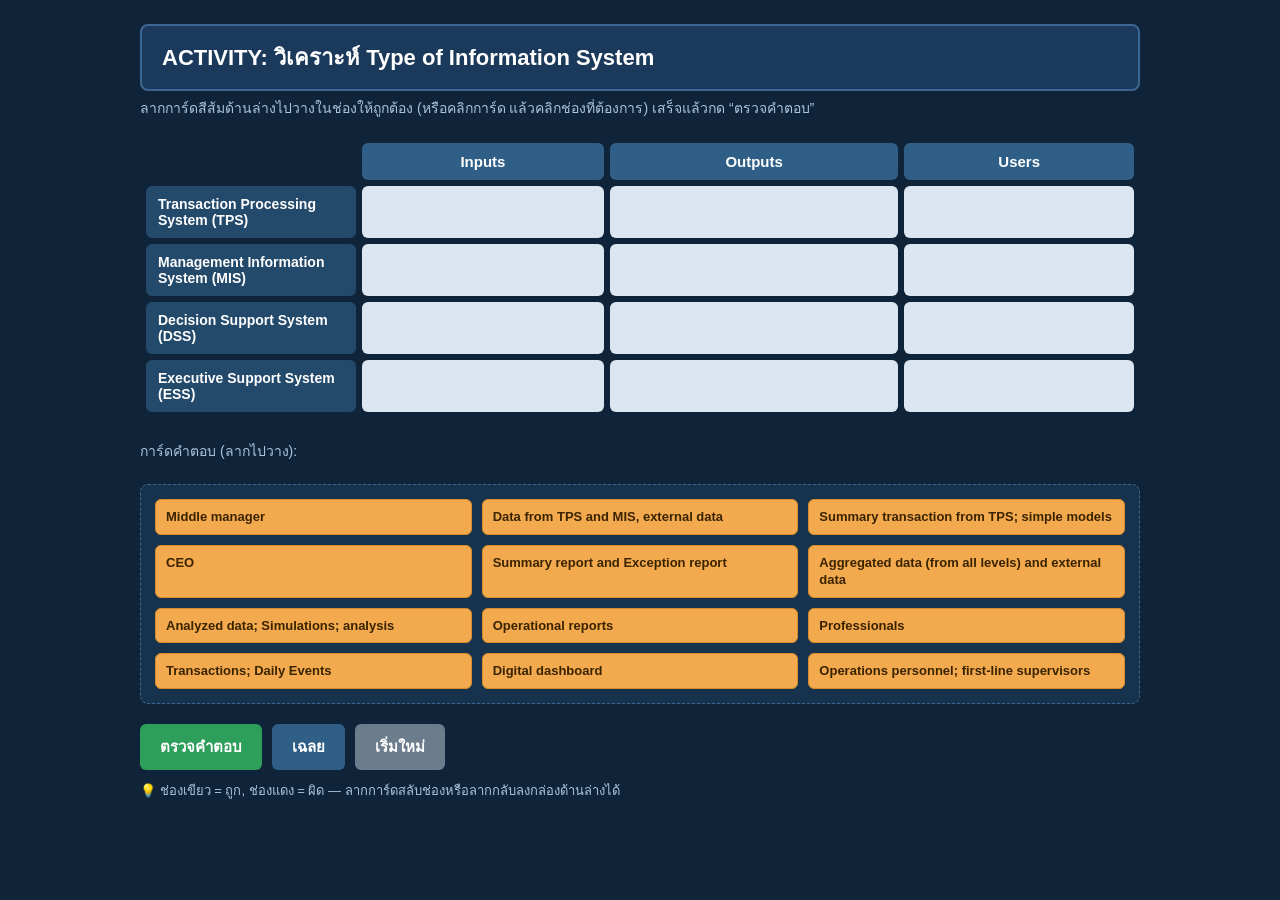
<file: activity/Quiz-Type-of-IS-DragDrop.html>
<!DOCTYPE html>
<html lang="th">
<head>
<meta charset="UTF-8">
<meta name="viewport" content="width=device-width, initial-scale=1.0">
<title>Activity: Type of Information System (Drag & Drop)</title>
<style>
  * { box-sizing: border-box; }
  body {
    font-family: "Segoe UI", Tahoma, sans-serif;
    background: #0f2438;
    color: #fff;
    margin: 0;
    padding: 24px;
  }
  .wrap { max-width: 1000px; margin: 0 auto; }
  h1 {
    background: #1b3a5b;
    border: 2px solid #3d6591;
    padding: 14px 20px;
    border-radius: 8px;
    font-size: 22px;
    margin: 0 0 6px;
  }
  .sub { color: #a9c4de; margin: 0 0 18px; font-size: 14px; }
  table { width: 100%; border-collapse: separate; border-spacing: 6px; }
  th {
    background: #2f5f86;
    color: #fff;
    padding: 10px;
    font-size: 15px;
    border-radius: 6px;
    text-align: center;
  }
  th.rowhead-blank { background: transparent; }
  td.rowlabel {
    background: #244a6b;
    font-weight: 600;
    padding: 10px 12px;
    border-radius: 6px;
    width: 210px;
    font-size: 14px;
  }
  .cell {
    background: #dbe6f0;
    min-height: 70px;
    border-radius: 6px;
    padding: 5px;
    transition: background .15s, box-shadow .15s;
  }
  .cell.over { background: #b9d4ec; box-shadow: inset 0 0 0 2px #2f5f86; }
  .cell.correct { background: #bdead0; box-shadow: inset 0 0 0 2px #2e9e5b; }
  .cell.wrong { background: #f4c4c4; box-shadow: inset 0 0 0 2px #d05050; }
  .tile {
    background: #f3a94e;
    color: #3a2400;
    border: 1px solid #d98b2b;
    border-radius: 6px;
    padding: 8px 10px;
    font-size: 13px;
    font-weight: 600;
    cursor: grab;
    user-select: none;
    line-height: 1.35;
  }
  .tile:active { cursor: grabbing; }
  .tile.selected { outline: 3px solid #ffe08a; }
  .cell .tile { width: 100%; }
  #pool {
    margin-top: 22px;
    background: #16324c;
    border: 1px dashed #3d6591;
    border-radius: 8px;
    padding: 14px;
    display: grid;
    grid-template-columns: repeat(3, 1fr);
    gap: 10px;
    min-height: 60px;
  }
  #pool.over { background: #1d4463; }
  .pool-title { font-size: 14px; color: #a9c4de; margin: 22px 0 0; }
  .controls { margin-top: 20px; display: flex; gap: 10px; flex-wrap: wrap; align-items: center; }
  button {
    border: none; border-radius: 6px; padding: 11px 20px;
    font-size: 15px; font-weight: 600; cursor: pointer;
  }
  #check { background: #2e9e5b; color: #fff; }
  #answer { background: #2f5f86; color: #fff; }
  #reset { background: #6b7c8c; color: #fff; }
  #score { font-size: 17px; font-weight: 700; margin-left: 8px; }
  .hint { font-size: 13px; color: #a9c4de; margin-top: 10px; }
</style>
</head>
<body>
<div class="wrap">
  <h1>ACTIVITY: วิเคราะห์ Type of Information System</h1>
  <p class="sub">ลากการ์ดสีส้มด้านล่างไปวางในช่องให้ถูกต้อง (หรือคลิกการ์ด แล้วคลิกช่องที่ต้องการ) เสร็จแล้วกด “ตรวจคำตอบ”</p>

  <table>
    <thead>
      <tr>
        <th class="rowhead-blank"></th>
        <th>Inputs</th>
        <th>Outputs</th>
        <th>Users</th>
      </tr>
    </thead>
    <tbody>
      <tr>
        <td class="rowlabel">Transaction Processing System (TPS)</td>
        <td class="cell" data-slot="TPS-in"></td>
        <td class="cell" data-slot="TPS-out"></td>
        <td class="cell" data-slot="TPS-user"></td>
      </tr>
      <tr>
        <td class="rowlabel">Management Information System (MIS)</td>
        <td class="cell" data-slot="MIS-in"></td>
        <td class="cell" data-slot="MIS-out"></td>
        <td class="cell" data-slot="MIS-user"></td>
      </tr>
      <tr>
        <td class="rowlabel">Decision Support System (DSS)</td>
        <td class="cell" data-slot="DSS-in"></td>
        <td class="cell" data-slot="DSS-out"></td>
        <td class="cell" data-slot="DSS-user"></td>
      </tr>
      <tr>
        <td class="rowlabel">Executive Support System (ESS)</td>
        <td class="cell" data-slot="ESS-in"></td>
        <td class="cell" data-slot="ESS-out"></td>
        <td class="cell" data-slot="ESS-user"></td>
      </tr>
    </tbody>
  </table>

  <p class="pool-title">การ์ดคำตอบ (ลากไปวาง):</p>
  <div id="pool"></div>

  <div class="controls">
    <button id="check">ตรวจคำตอบ</button>
    <button id="answer">เฉลย</button>
    <button id="reset">เริ่มใหม่</button>
    <span id="score"></span>
  </div>
  <p class="hint">💡 ช่องเขียว = ถูก, ช่องแดง = ผิด — ลากการ์ดสลับช่องหรือลากกลับลงกล่องด้านล่างได้</p>
</div>

<script>
const tiles = [
  { id: "t1",  correct: "TPS-in",   text: "Transactions; Daily Events" },
  { id: "t2",  correct: "TPS-out",  text: "Operational reports" },
  { id: "t3",  correct: "TPS-user", text: "Operations personnel; first-line supervisors" },
  { id: "t4",  correct: "MIS-in",   text: "Summary transaction from TPS; simple models" },
  { id: "t5",  correct: "MIS-out",  text: "Summary report and Exception report" },
  { id: "t6",  correct: "MIS-user", text: "Middle manager" },
  { id: "t7",  correct: "DSS-in",   text: "Data from TPS and MIS, external data" },
  { id: "t8",  correct: "DSS-out",  text: "Analyzed data; Simulations; analysis" },
  { id: "t9",  correct: "DSS-user", text: "Professionals" },
  { id: "t10", correct: "ESS-in",   text: "Aggregated data (from all levels) and external data" },
  { id: "t11", correct: "ESS-out",  text: "Digital dashboard" },
  { id: "t12", correct: "ESS-user", text: "CEO" }
];

const pool = document.getElementById("pool");
const cells = Array.from(document.querySelectorAll(".cell"));
let selected = null; // for click-to-place

function shuffle(a){ for(let i=a.length-1;i>0;i--){ const j=Math.floor(Math.random()*(i+1)); [a[i],a[j]]=[a[j],a[i]]; } return a; }

function makeTile(t){
  const el = document.createElement("div");
  el.className = "tile";
  el.textContent = t.text;
  el.draggable = true;
  el.id = t.id;
  el.dataset.correct = t.correct;
  el.addEventListener("dragstart", e => { e.dataTransfer.setData("text/plain", t.id); setTimeout(()=>el.classList.add("dragging"),0); });
  el.addEventListener("dragend", () => el.classList.remove("dragging"));
  el.addEventListener("click", e => {
    e.stopPropagation();
    if (selected === el){ el.classList.remove("selected"); selected = null; }
    else { if(selected) selected.classList.remove("selected"); selected = el; el.classList.add("selected"); }
  });
  return el;
}

function clearMark(cell){ cell.classList.remove("correct","wrong"); }

function place(tile, target){
  // if target cell already has a tile, move that tile back to pool
  if (target.classList.contains("cell")) {
    const existing = target.querySelector(".tile");
    if (existing && existing !== tile) pool.appendChild(existing);
  }
  target.appendChild(tile);
  if (selected){ selected.classList.remove("selected"); selected = null; }
  cells.forEach(clearMark);
  document.getElementById("score").textContent = "";
}

// drop zones = cells + pool
[...cells, pool].forEach(zone => {
  zone.addEventListener("dragover", e => { e.preventDefault(); zone.classList.add("over"); });
  zone.addEventListener("dragleave", () => zone.classList.remove("over"));
  zone.addEventListener("drop", e => {
    e.preventDefault(); zone.classList.remove("over");
    const id = e.dataTransfer.getData("text/plain");
    const tile = document.getElementById(id);
    if (tile) place(tile, zone);
  });
  // click-to-place
  zone.addEventListener("click", () => { if (selected) place(selected, zone); });
});

document.getElementById("check").addEventListener("click", () => {
  let correct = 0;
  cells.forEach(cell => {
    clearMark(cell);
    const tile = cell.querySelector(".tile");
    if (tile){
      if (tile.dataset.correct === cell.dataset.slot){ cell.classList.add("correct"); correct++; }
      else cell.classList.add("wrong");
    }
  });
  const s = document.getElementById("score");
  s.textContent = `คะแนน: ${correct} / 12`;
  s.style.color = correct === 12 ? "#7ee6a5" : "#ffd98a";
  if (correct === 12) s.textContent += "  🎉 ถูกทั้งหมด!";
});

document.getElementById("answer").addEventListener("click", () => {
  tiles.forEach(t => {
    const tile = document.getElementById(t.id);
    const cell = document.querySelector(`[data-slot="${t.correct}"]`);
    cell.appendChild(tile);
  });
  cells.forEach(c => { clearMark(c); c.classList.add("correct"); });
  const s = document.getElementById("score");
  s.textContent = "แสดงเฉลยแล้ว ✓"; s.style.color = "#7ee6a5";
});

document.getElementById("reset").addEventListener("click", init);

function init(){
  pool.innerHTML = "";
  cells.forEach(c => { c.innerHTML = ""; clearMark(c); });
  shuffle(tiles.slice()).forEach(t => pool.appendChild(makeTile(t)));
  // re-shuffle actual pool order
  shuffle(Array.from(pool.children)).forEach(el => pool.appendChild(el));
  document.getElementById("score").textContent = "";
  selected = null;
}

init();
</script>
</body>
</html>
</file>
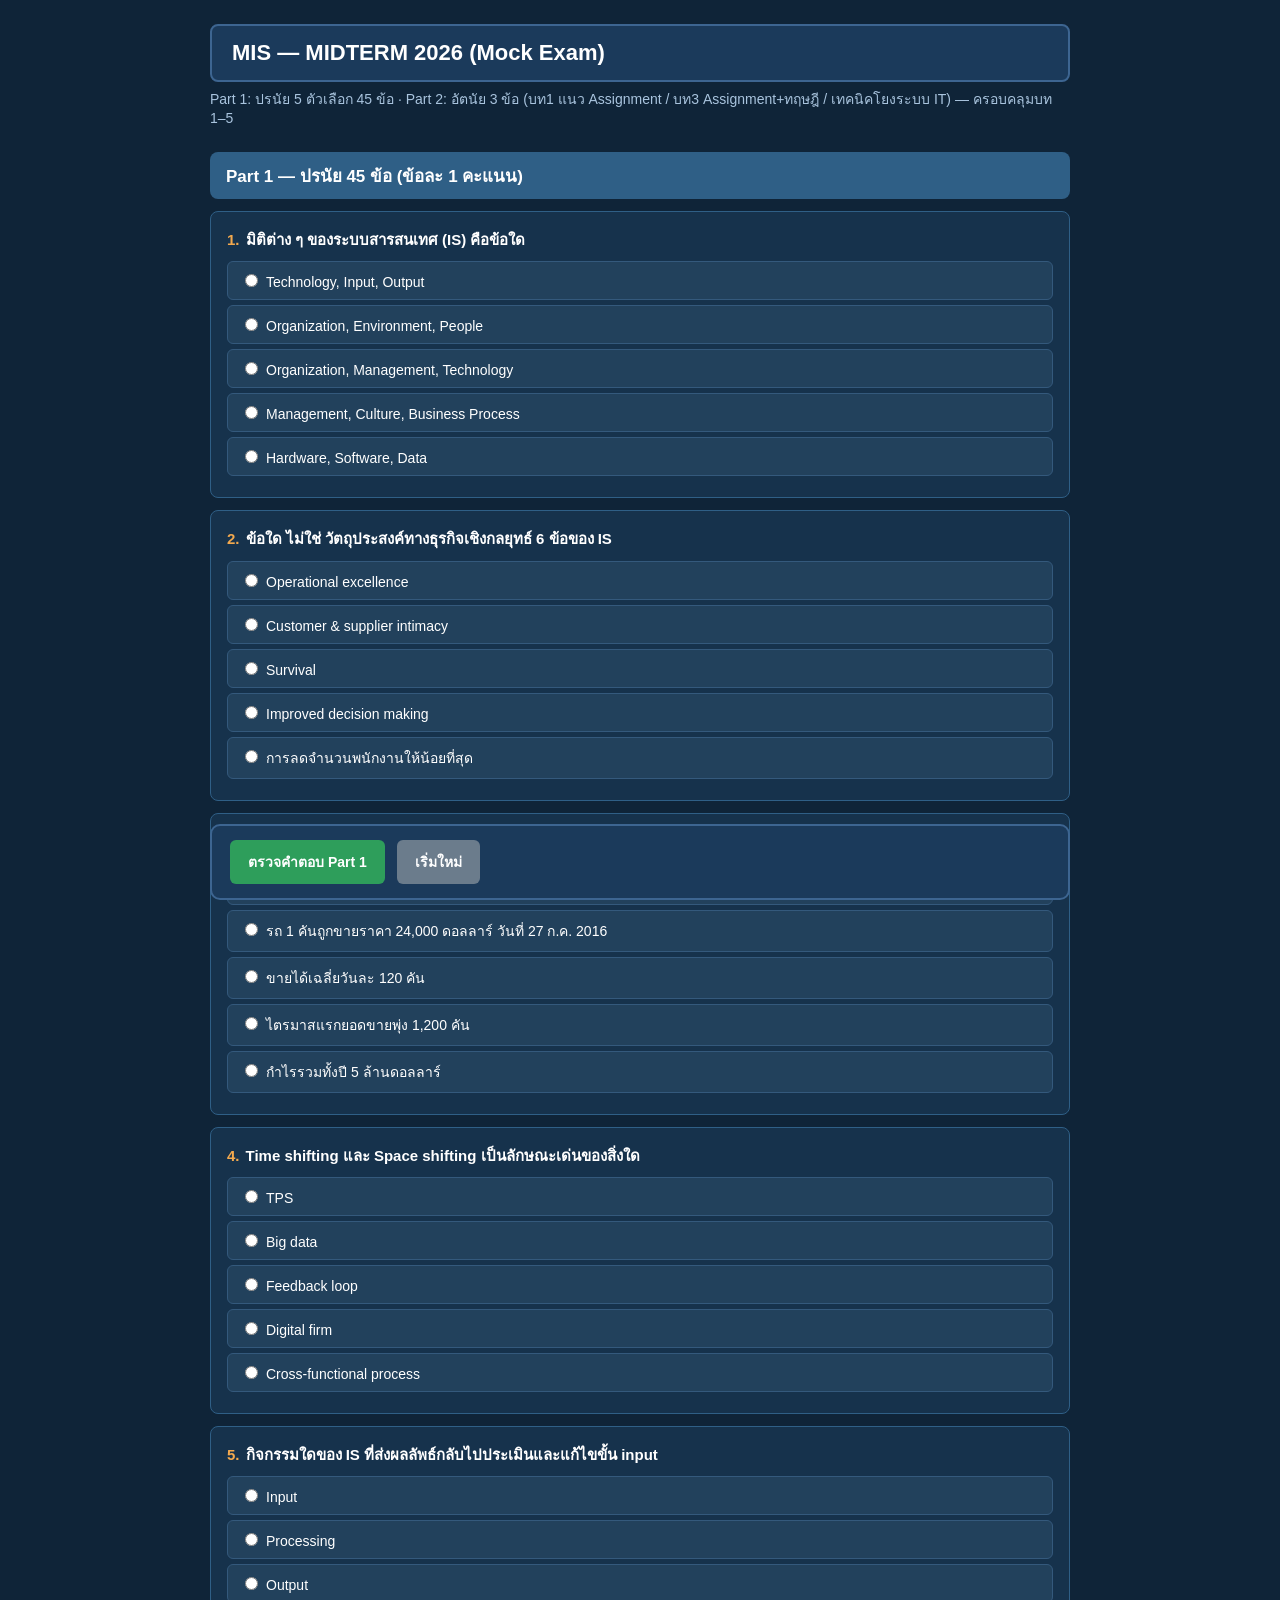
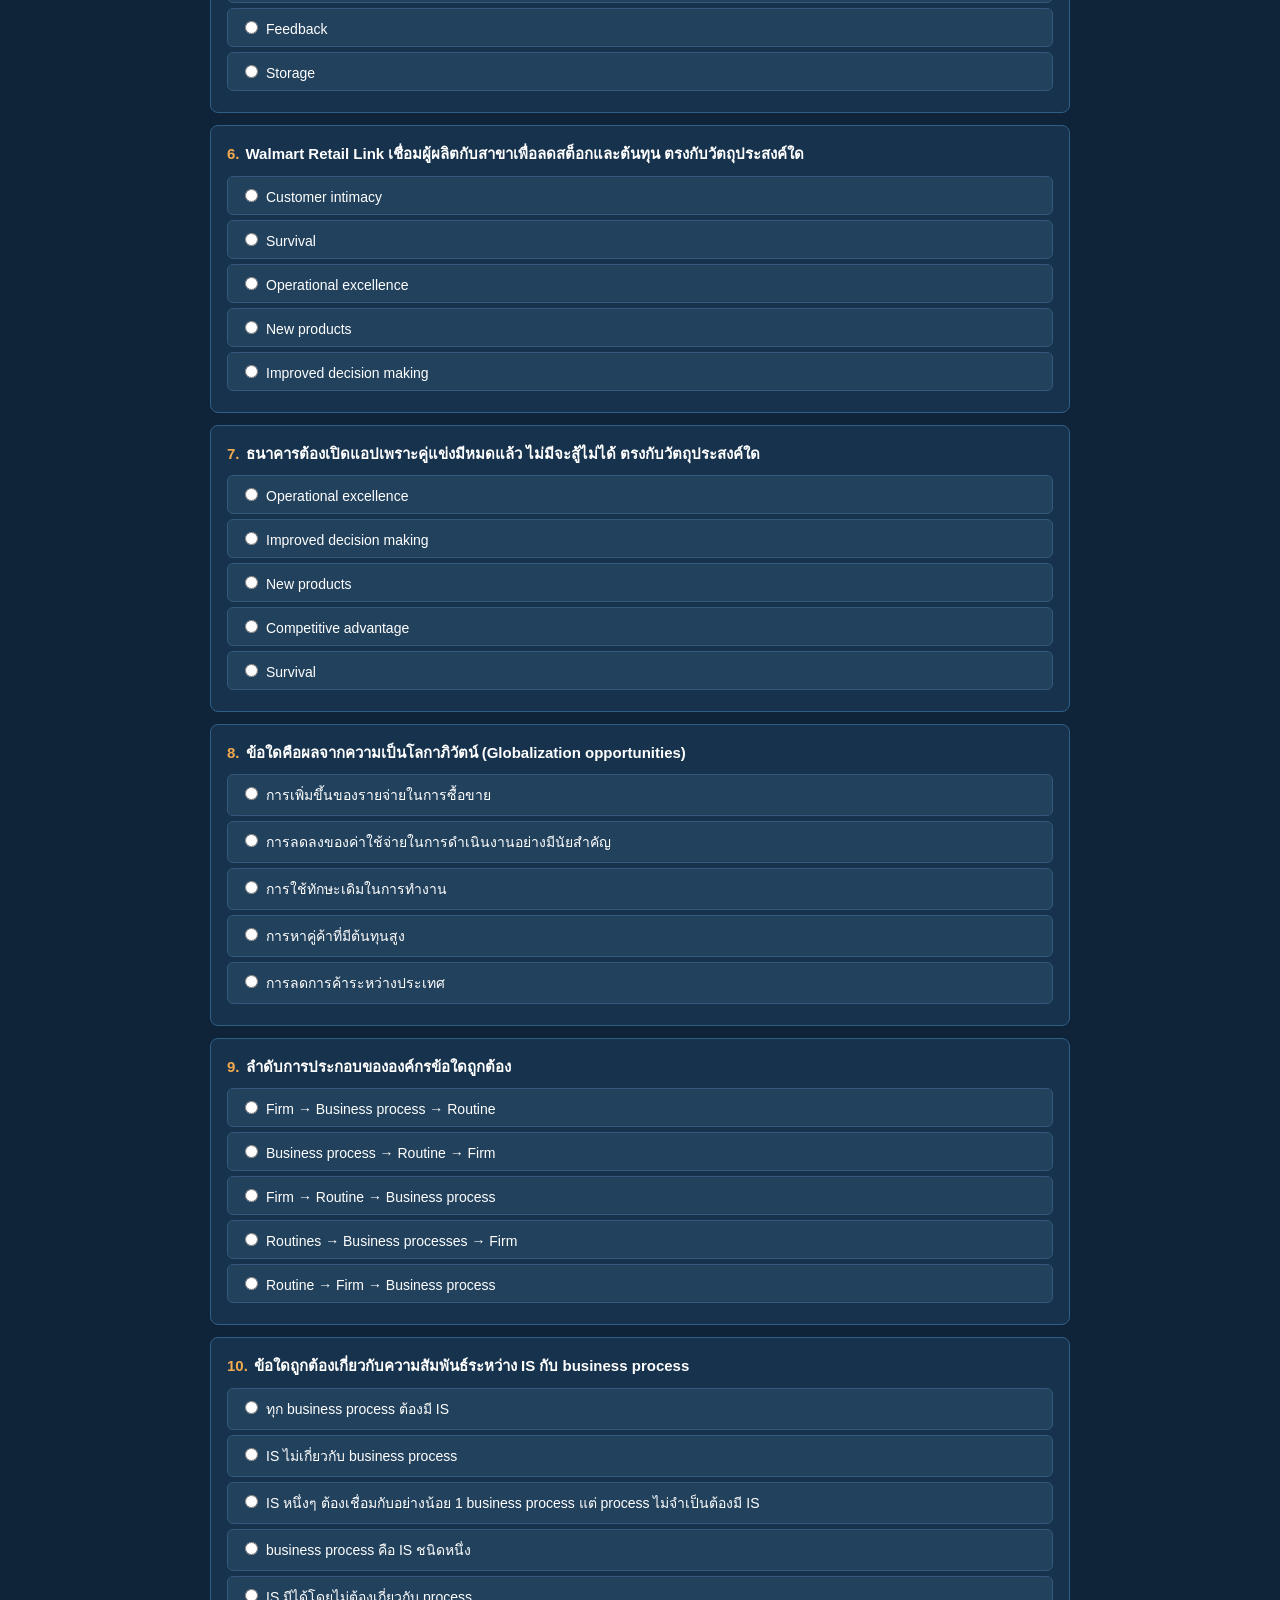
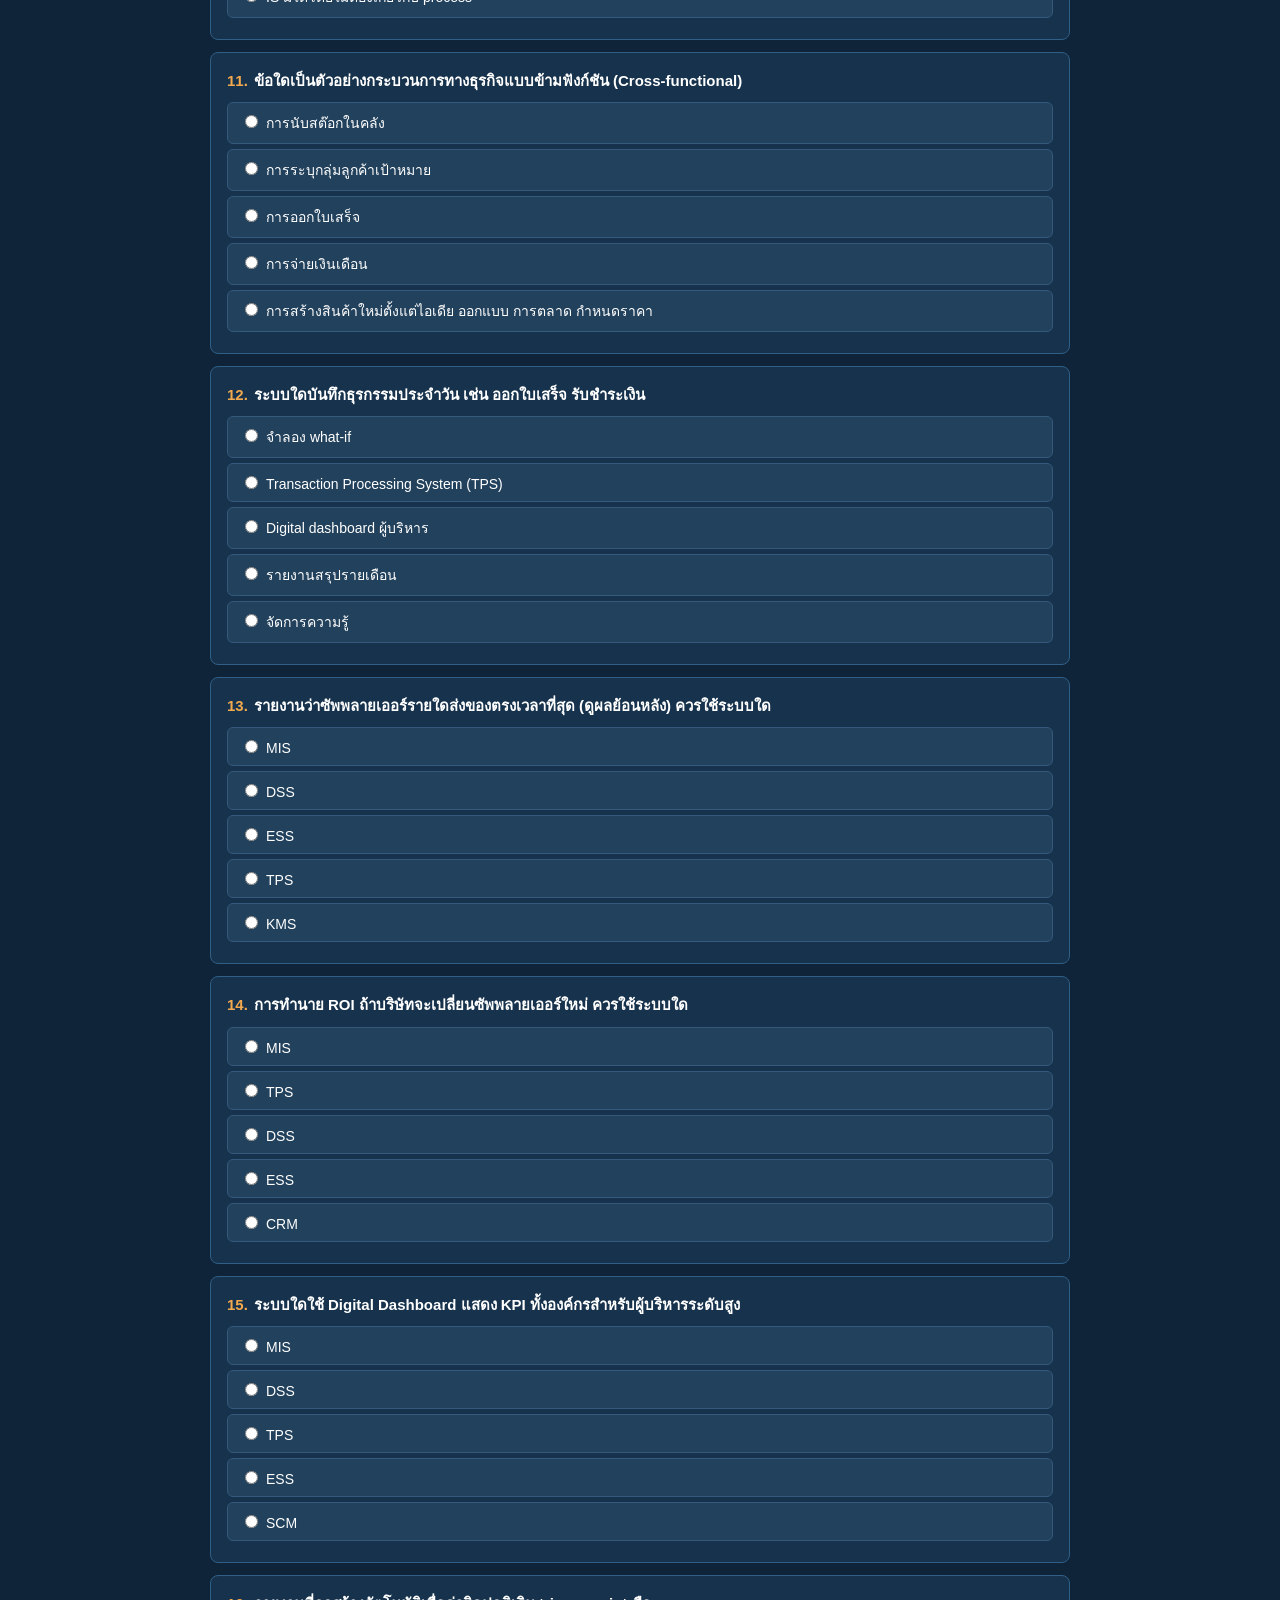
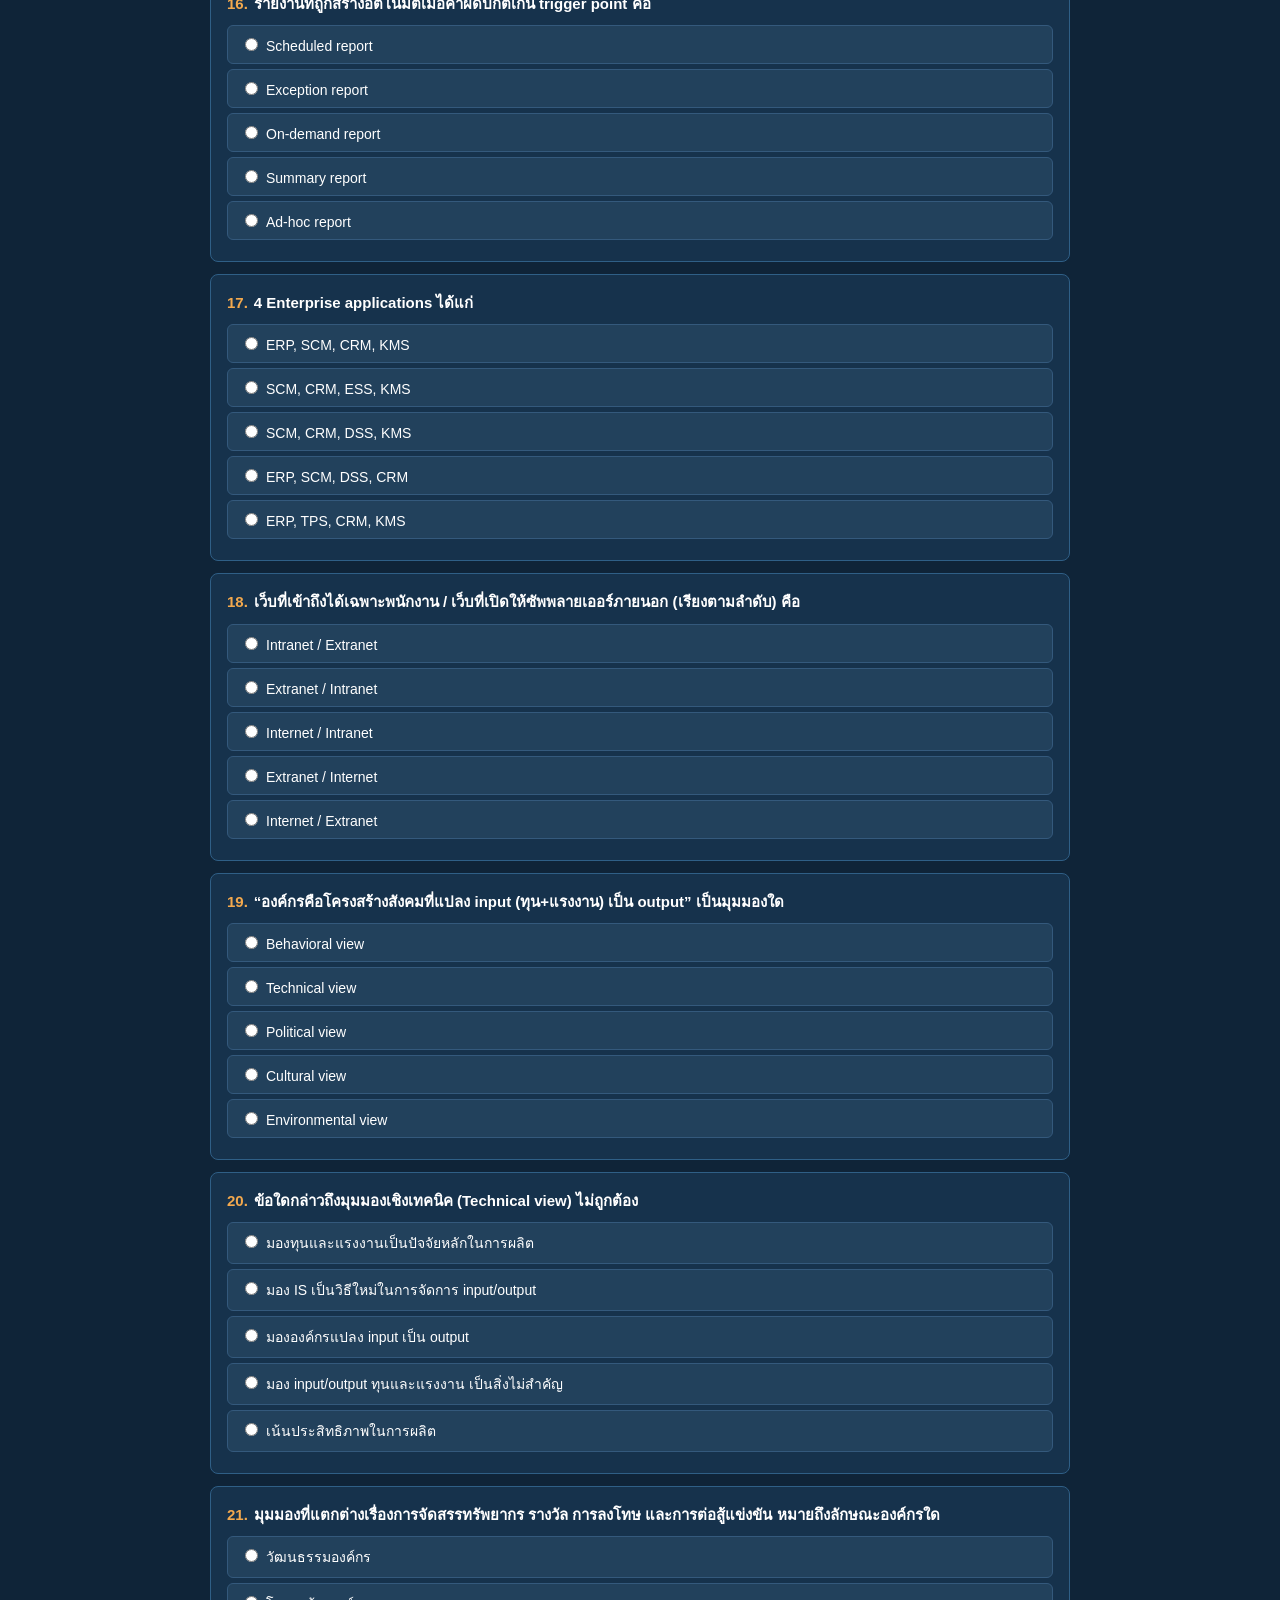
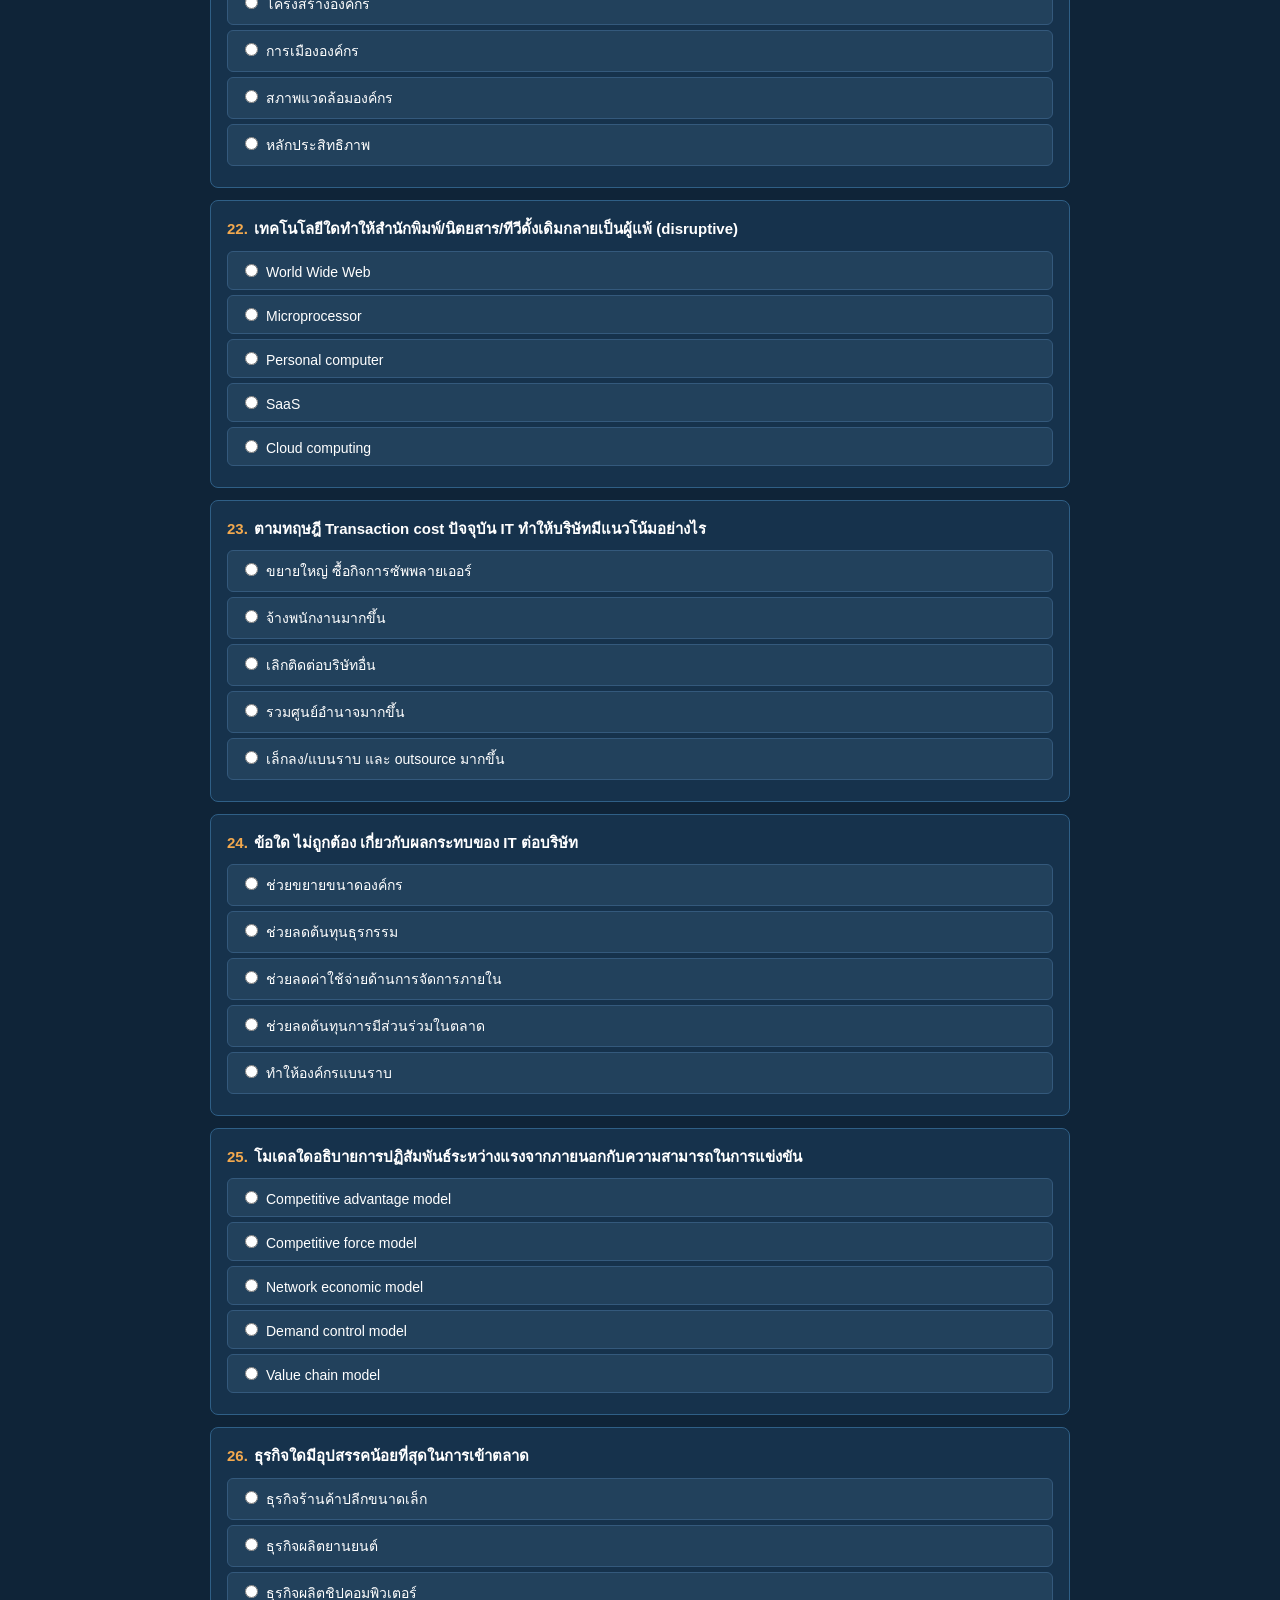
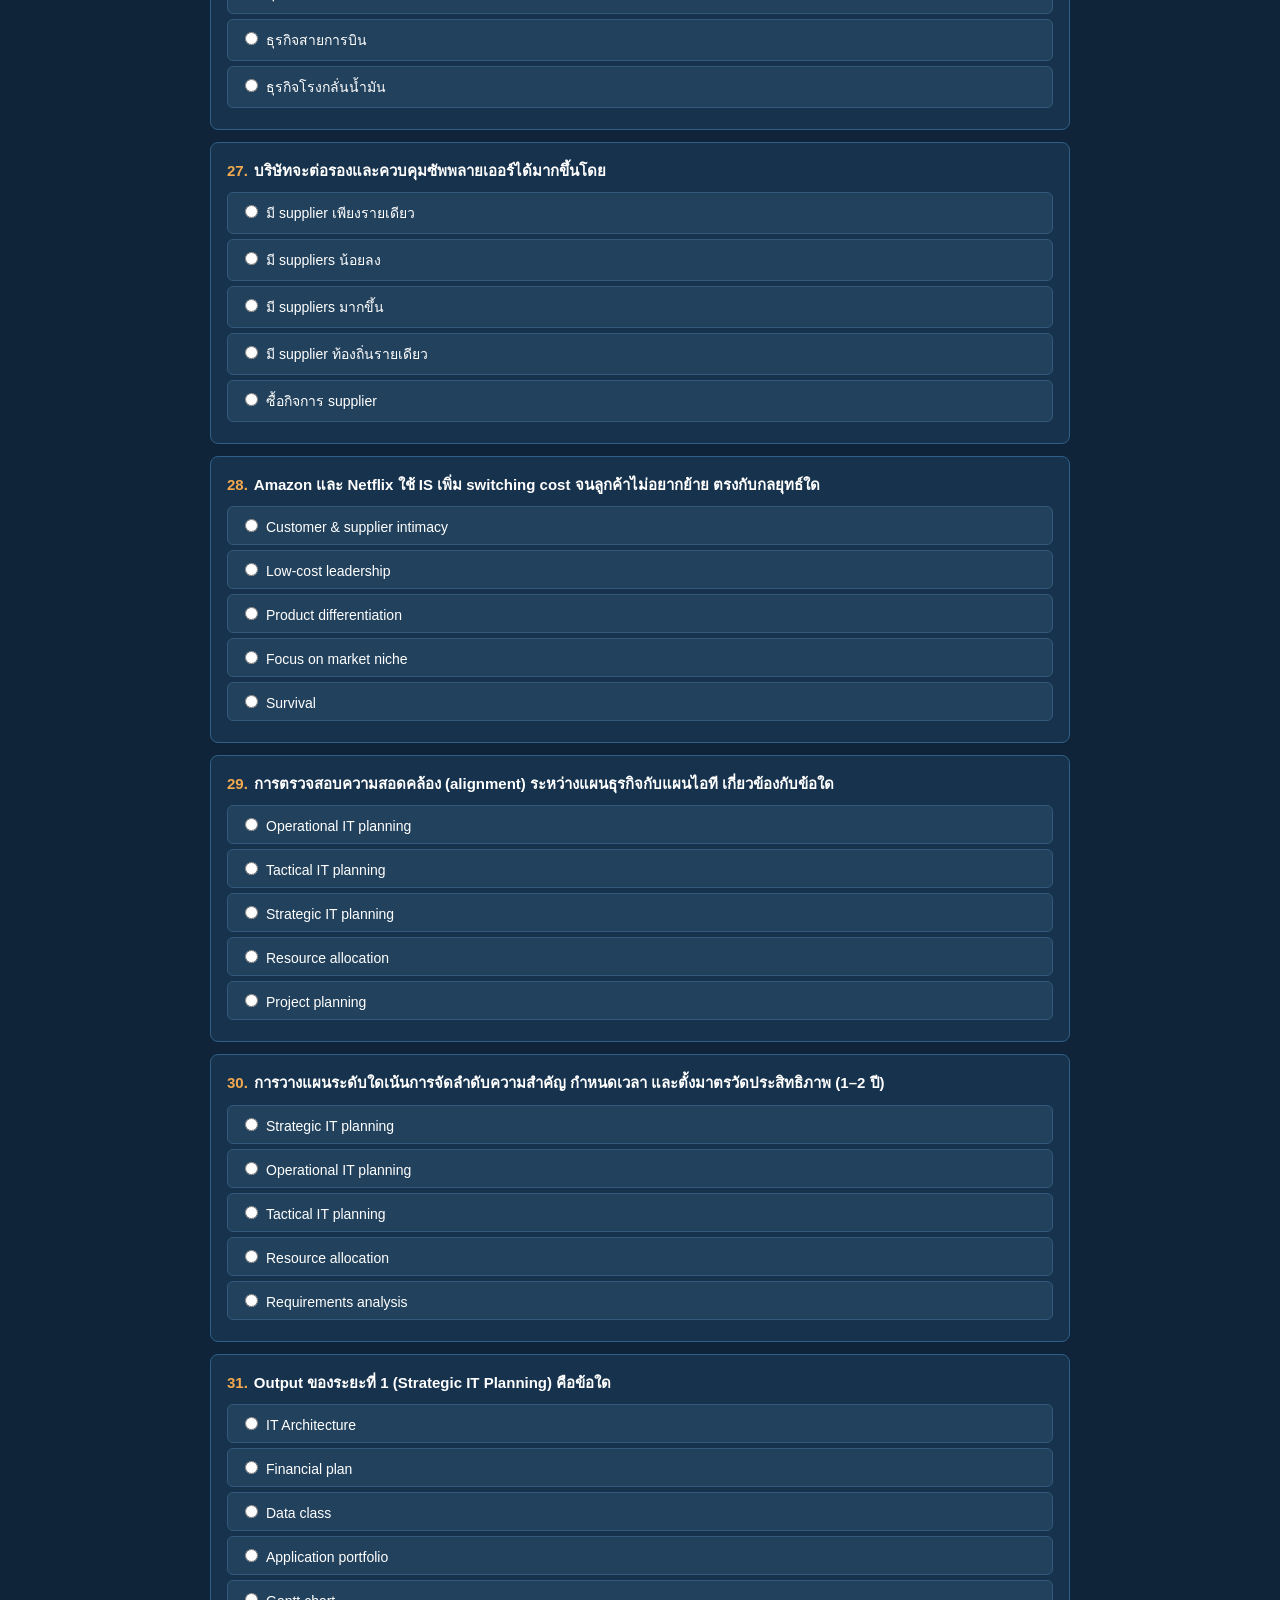
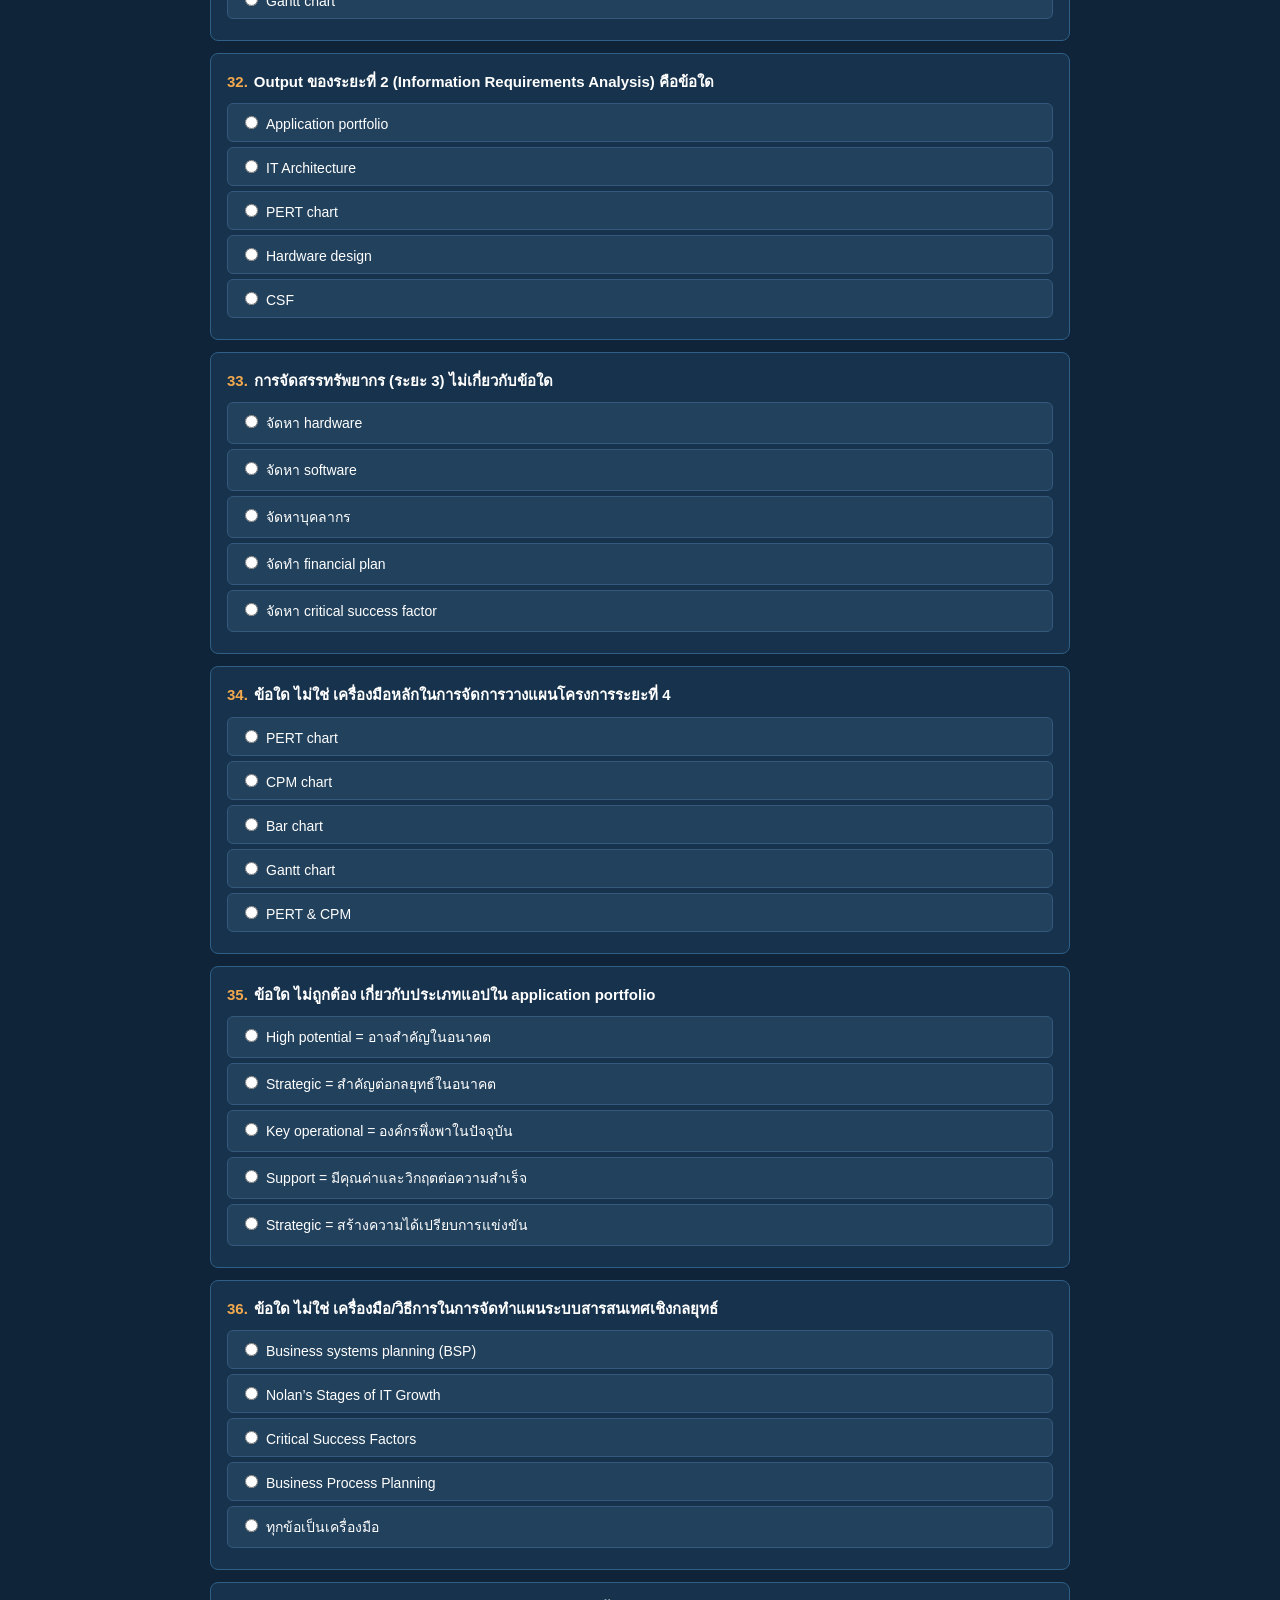
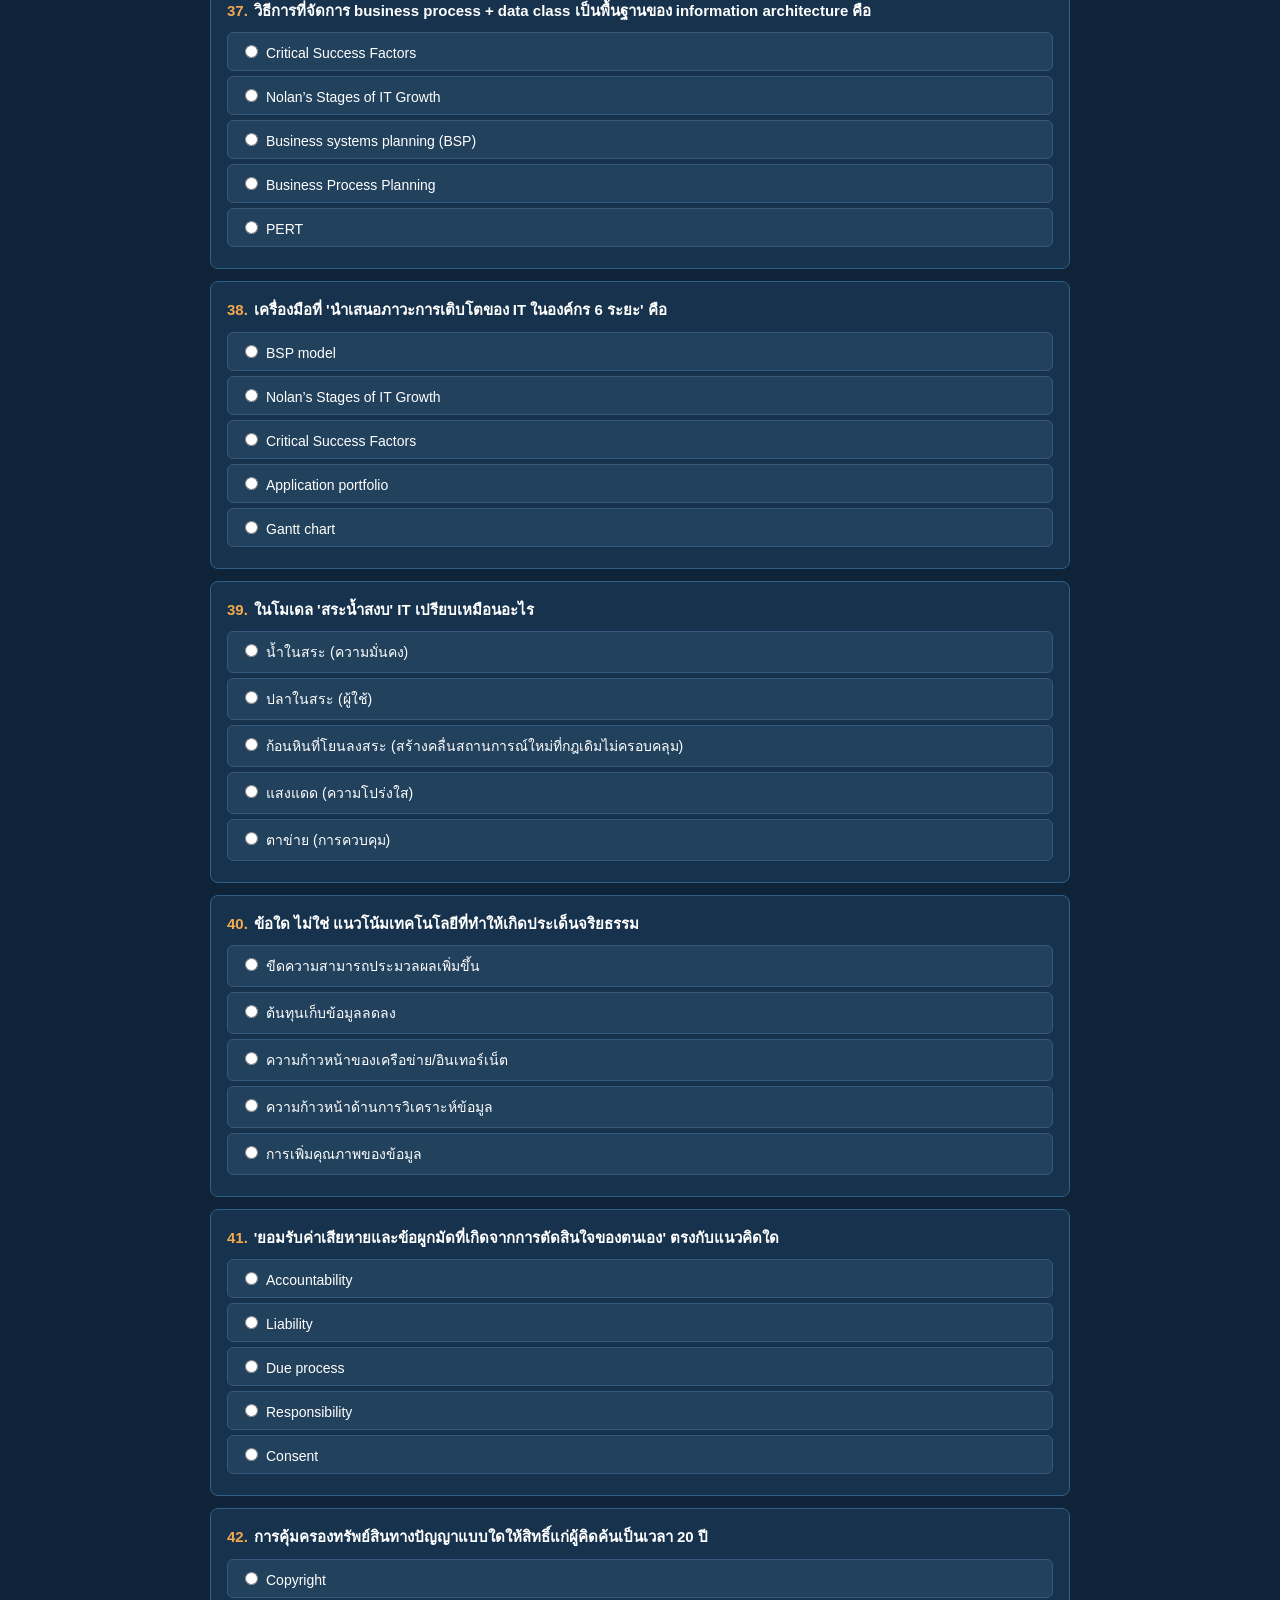
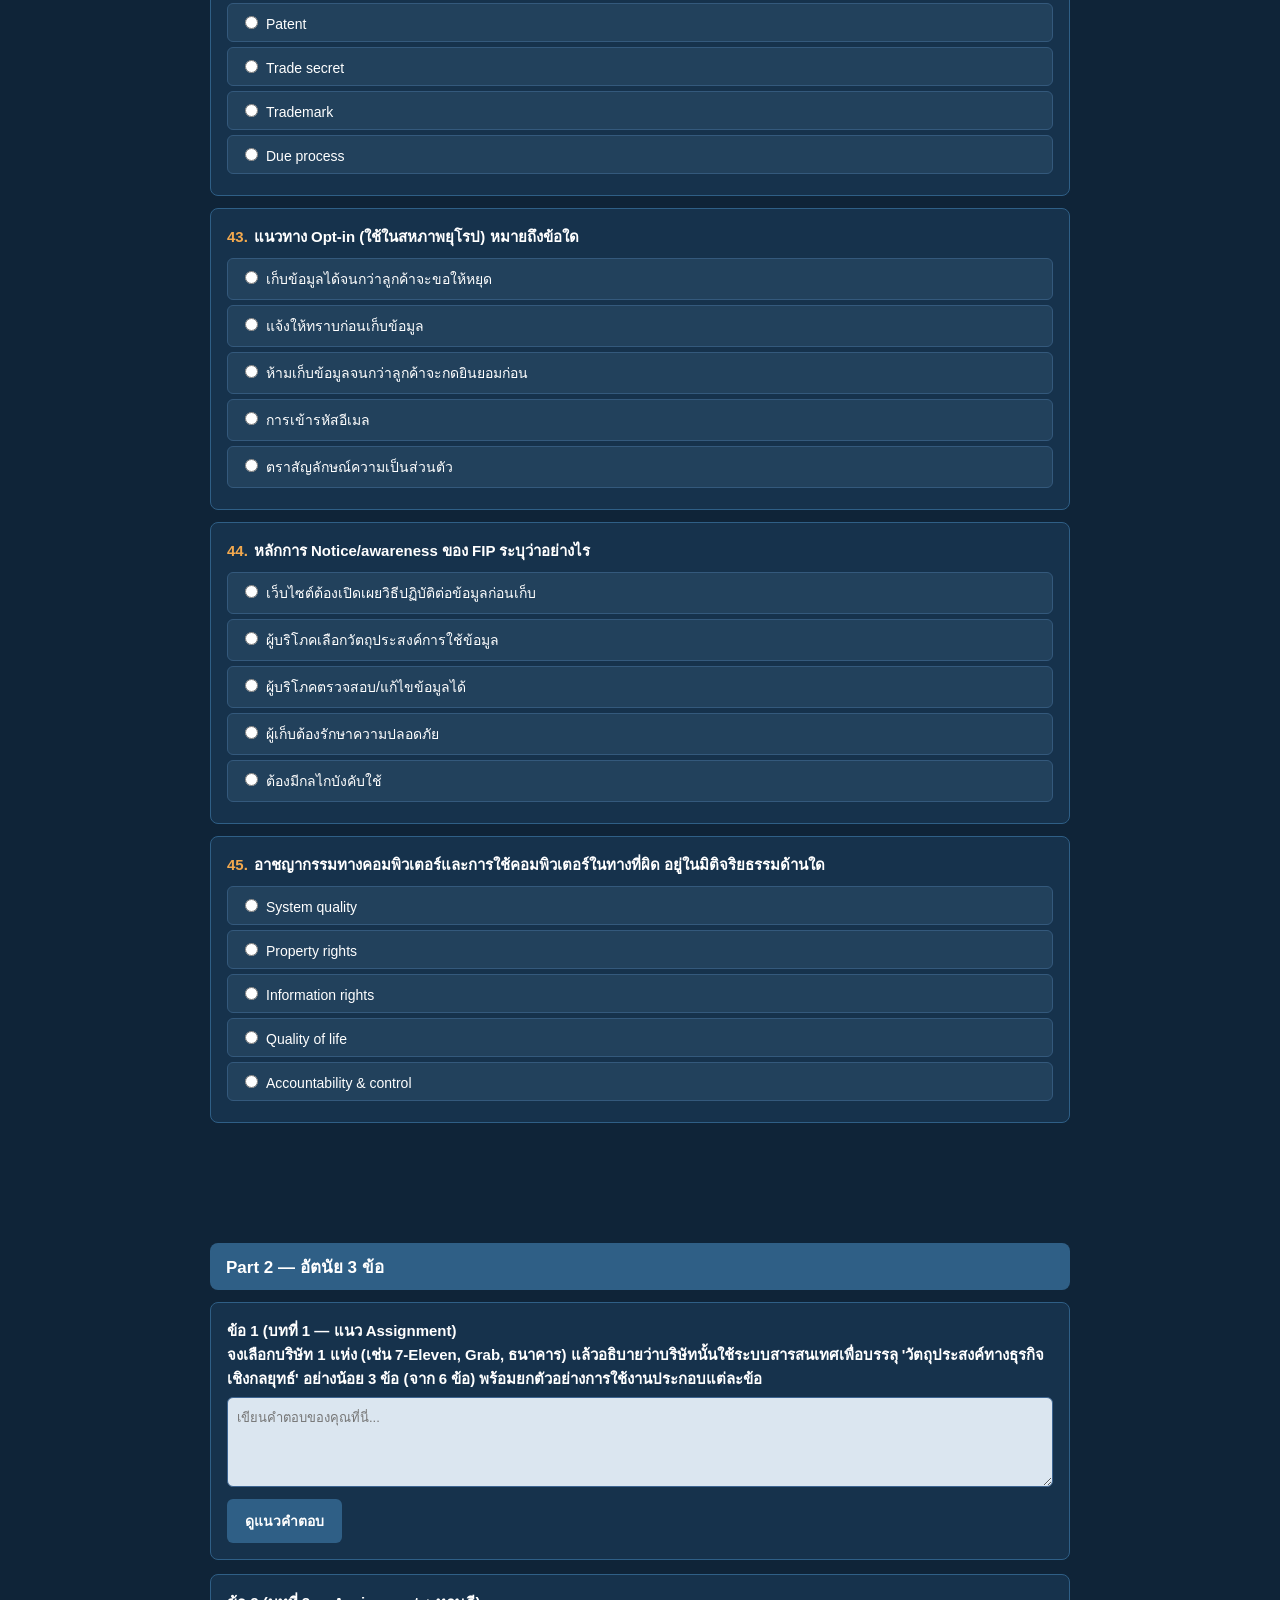
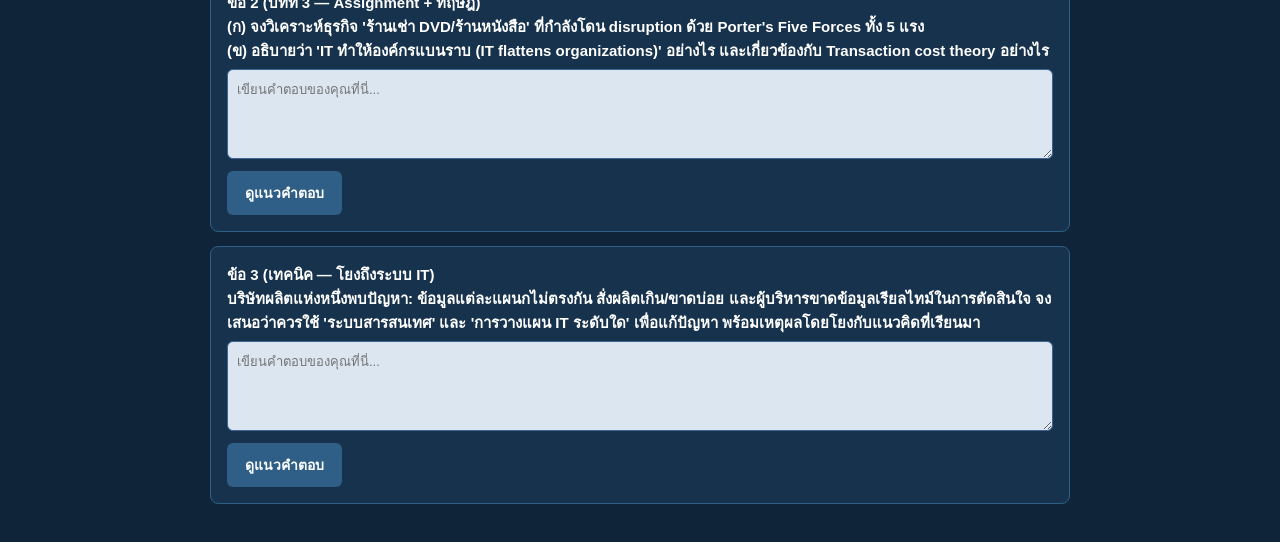
<file: quiz/MIDTERM-Mock-Exam-2026.html>
<!DOCTYPE html>
<html lang="th">
<head>
<meta charset="UTF-8">
<meta name="viewport" content="width=device-width, initial-scale=1.0">
<title>MIS Midterm 2026 — Mock Exam</title>
<style>
  *{box-sizing:border-box;}
  body{font-family:"Segoe UI",Tahoma,sans-serif;background:#0f2438;color:#fff;margin:0;padding:24px;}
  .wrap{max-width:860px;margin:0 auto;}
  h1{background:#1b3a5b;border:2px solid #3d6591;padding:14px 20px;border-radius:8px;font-size:22px;margin:0 0 6px;}
  .sub{color:#a9c4de;margin:0 0 16px;font-size:14px;}
  h2.sec{background:#2f5f86;padding:10px 16px;border-radius:8px;font-size:17px;margin:26px 0 12px;}
  .q{background:#16324c;border:1px solid #2f5f86;border-radius:8px;padding:16px;margin-bottom:12px;}
  .qtext{font-weight:600;font-size:15px;margin-bottom:10px;line-height:1.55;}
  .qtext .num{color:#f3a94e;margin-right:6px;}
  .opt{display:block;background:#22415c;border:1px solid #34597c;border-radius:6px;padding:9px 12px;margin:5px 0;cursor:pointer;font-size:14px;}
  .opt:hover{background:#2b5175;}
  .opt.sel{background:#2f5f86;border-color:#5b90bd;}
  .opt.correct{background:#1e7a45;border-color:#2e9e5b;}
  .opt.wrong{background:#8f3636;border-color:#d05050;}
  .opt input{margin-right:8px;}
  .expl{display:none;margin-top:8px;background:#17402a;border-left:3px solid #2e9e5b;border-radius:4px;padding:7px 12px;font-size:13px;line-height:1.5;}
  .expl.show{display:block;}
  .expl.wrongmark{background:#4a2626;border-left-color:#d05050;}
  .written{background:#16324c;border:1px solid #2f5f86;border-radius:8px;padding:16px;margin-bottom:14px;}
  .written .wq{font-weight:600;font-size:15px;line-height:1.6;margin-bottom:6px;}
  .written textarea{width:100%;min-height:90px;border-radius:6px;border:1px solid #3d6591;background:#dbe6f0;color:#12293d;padding:9px;font-size:13px;font-family:inherit;resize:vertical;}
  .model{display:none;margin-top:10px;background:#17402a;border:1px solid #2e9e5b;border-radius:6px;padding:10px 12px;font-size:13px;line-height:1.55;}
  .model.show{display:block;}
  .model .badge{display:inline-block;background:#2e9e5b;color:#fff;font-size:11px;font-weight:700;padding:2px 8px;border-radius:10px;margin-bottom:6px;}
  .bar{position:sticky;bottom:0;background:#1b3a5b;border:2px solid #3d6591;border-radius:10px;padding:14px 18px;margin-top:18px;display:flex;gap:12px;align-items:center;flex-wrap:wrap;}
  button{border:none;border-radius:6px;padding:11px 18px;font-size:14px;font-weight:600;cursor:pointer;}
  #check{background:#2e9e5b;color:#fff;}
  #reset{background:#6b7c8c;color:#fff;}
  .btn-model{background:#2f5f86;color:#fff;}
  #score{font-size:18px;font-weight:800;margin-left:6px;}
</style>
</head>
<body>
<div class="wrap">
  <h1>MIS — MIDTERM 2026 (Mock Exam)</h1>
  <p class="sub">Part 1: ปรนัย 5 ตัวเลือก 45 ข้อ · Part 2: อัตนัย 3 ข้อ (บท1 แนว Assignment / บท3 Assignment+ทฤษฎี / เทคนิคโยงระบบ IT) — ครอบคลุมบท 1–5</p>

  <h2 class="sec">Part 1 — ปรนัย 45 ข้อ (ข้อละ 1 คะแนน)</h2>
  <div id="quiz"></div>
  <div class="bar">
    <button id="check">ตรวจคำตอบ Part 1</button>
    <button id="reset">เริ่มใหม่</button>
    <span id="score"></span>
  </div>

  <h2 class="sec">Part 2 — อัตนัย 3 ข้อ</h2>
  <div id="written"></div>
</div>

<script>
const Q = [
 {q:"มิติต่าง ๆ ของระบบสารสนเทศ (IS) คือข้อใด",o:["Technology, Input, Output","Organization, Environment, People","Organization, Management, Technology","Management, Culture, Business Process","Hardware, Software, Data"],a:2,e:"3 มิติ = Organization, Management, Technology"},
 {q:"ข้อใด ไม่ใช่ วัตถุประสงค์ทางธุรกิจเชิงกลยุทธ์ 6 ข้อของ IS",o:["Operational excellence","Customer & supplier intimacy","Survival","Improved decision making","การลดจำนวนพนักงานให้น้อยที่สุด"],a:4,e:"6 ข้อไม่มี 'ลดจำนวนพนักงาน'"},
 {q:"ข้อใดเป็นตัวอย่างของข้อมูลดิบ (Raw data)",o:["ยอดขายรายปีเพิ่มขึ้น 5.3%","รถ 1 คันถูกขายราคา 24,000 ดอลลาร์ วันที่ 27 ก.ค. 2016","ขายได้เฉลี่ยวันละ 120 คัน","ไตรมาสแรกยอดขายพุ่ง 1,200 คัน","กำไรรวมทั้งปี 5 ล้านดอลลาร์"],a:1,e:"ธุรกรรมเดี่ยว/เหตุการณ์เดียว = raw data ; ที่เหลือผ่านการประมวลผลแล้ว"},
 {q:"Time shifting และ Space shifting เป็นลักษณะเด่นของสิ่งใด",o:["TPS","Big data","Feedback loop","Digital firm","Cross-functional process"],a:3,e:"ปรับเวลา/สถานที่ทำงานได้ = Digital firm"},
 {q:"กิจกรรมใดของ IS ที่ส่งผลลัพธ์กลับไปประเมินและแก้ไขขั้น input",o:["Input","Processing","Output","Feedback","Storage"],a:3,e:"Feedback = ส่ง output กลับไปประเมิน/แก้ไข input"},
 {q:"Walmart Retail Link เชื่อมผู้ผลิตกับสาขาเพื่อลดสต็อกและต้นทุน ตรงกับวัตถุประสงค์ใด",o:["Customer intimacy","Survival","Operational excellence","New products","Improved decision making"],a:2,e:"ลดต้นทุน/สต็อก/เพิ่มประสิทธิภาพ = Operational excellence"},
 {q:"ธนาคารต้องเปิดแอปเพราะคู่แข่งมีหมดแล้ว ไม่มีจะสู้ไม่ได้ ตรงกับวัตถุประสงค์ใด",o:["Operational excellence","Improved decision making","New products","Competitive advantage","Survival"],a:4,e:"'ไม่ทำแล้วอยู่ไม่ได้/ตามคู่แข่ง' = Survival"},
 {q:"ข้อใดคือผลจากความเป็นโลกาภิวัตน์ (Globalization opportunities)",o:["การเพิ่มขึ้นของรายจ่ายในการซื้อขาย","การลดลงของค่าใช้จ่ายในการดำเนินงานอย่างมีนัยสำคัญ","การใช้ทักษะเดิมในการทำงาน","การหาคู่ค้าที่มีต้นทุนสูง","การลดการค้าระหว่างประเทศ"],a:1,e:"IS + โลกาภิวัตน์ = ลดต้นทุนดำเนินงาน/ธุรกรรมทั่วโลก"},
 {q:"ลำดับการประกอบขององค์กรข้อใดถูกต้อง",o:["Firm → Business process → Routine","Business process → Routine → Firm","Firm → Routine → Business process","Routines → Business processes → Firm","Routine → Firm → Business process"],a:3,e:"Routines → Business processes → Firm"},
 {q:"ข้อใดถูกต้องเกี่ยวกับความสัมพันธ์ระหว่าง IS กับ business process",o:["ทุก business process ต้องมี IS","IS ไม่เกี่ยวกับ business process","IS หนึ่งๆ ต้องเชื่อมกับอย่างน้อย 1 business process แต่ process ไม่จำเป็นต้องมี IS","business process คือ IS ชนิดหนึ่ง","IS มีได้โดยไม่ต้องเกี่ยวกับ process"],a:2,e:"IS → ต้องมี ≥1 process ; process → ไม่จำเป็นต้องมี IS"},
 {q:"ข้อใดเป็นตัวอย่างกระบวนการทางธุรกิจแบบข้ามฟังก์ชัน (Cross-functional)",o:["การนับสต๊อกในคลัง","การระบุกลุ่มลูกค้าเป้าหมาย","การออกใบเสร็จ","การจ่ายเงินเดือน","การสร้างสินค้าใหม่ตั้งแต่ไอเดีย ออกแบบ การตลาด กำหนดราคา"],a:4,e:"ข้ามหลายฝ่าย (R&D+ผลิต+การตลาด+การเงิน) = cross-functional"},
 {q:"ระบบใดบันทึกธุรกรรมประจำวัน เช่น ออกใบเสร็จ รับชำระเงิน",o:["จำลอง what-if","Transaction Processing System (TPS)","Digital dashboard ผู้บริหาร","รายงานสรุปรายเดือน","จัดการความรู้"],a:1,e:"บันทึกธุรกรรมประจำวัน = TPS"},
 {q:"รายงานว่าซัพพลายเออร์รายใดส่งของตรงเวลาที่สุด (ดูผลย้อนหลัง) ควรใช้ระบบใด",o:["MIS","DSS","ESS","TPS","KMS"],a:0,e:"รายงานสรุปสิ่งที่เกิดแล้ว = MIS"},
 {q:"การทำนาย ROI ถ้าบริษัทจะเปลี่ยนซัพพลายเออร์ใหม่ ควรใช้ระบบใด",o:["MIS","TPS","DSS","ESS","CRM"],a:2,e:"จำลอง/ทำนาย what-if = DSS"},
 {q:"ระบบใดใช้ Digital Dashboard แสดง KPI ทั้งองค์กรสำหรับผู้บริหารระดับสูง",o:["MIS","DSS","TPS","ESS","SCM"],a:3,e:"ภาพรวมทั้งองค์กร ผู้บริหารสูง = ESS"},
 {q:"รายงานที่ถูกสร้างอัตโนมัติเมื่อค่าผิดปกติเกิน trigger point คือ",o:["Scheduled report","Exception report","On-demand report","Summary report","Ad-hoc report"],a:1,e:"ผิดปกติ/เกิน trigger = Exception report"},
 {q:"4 Enterprise applications ได้แก่",o:["ERP, SCM, CRM, KMS","SCM, CRM, ESS, KMS","SCM, CRM, DSS, KMS","ERP, SCM, DSS, CRM","ERP, TPS, CRM, KMS"],a:0,e:"ERP, SCM, CRM, KMS"},
 {q:"เว็บที่เข้าถึงได้เฉพาะพนักงาน / เว็บที่เปิดให้ซัพพลายเออร์ภายนอก (เรียงตามลำดับ) คือ",o:["Intranet / Extranet","Extranet / Intranet","Internet / Intranet","Extranet / Internet","Internet / Extranet"],a:0,e:"ภายในพนักงาน=Intranet ; คู่ค้าภายนอก=Extranet"},
 {q:"“องค์กรคือโครงสร้างสังคมที่แปลง input (ทุน+แรงงาน) เป็น output” เป็นมุมมองใด",o:["Behavioral view","Technical view","Political view","Cultural view","Environmental view"],a:1,e:"แปลง input→output เน้นทุน/แรงงาน = Technical view"},
 {q:"ข้อใดกล่าวถึงมุมมองเชิงเทคนิค (Technical view) ไม่ถูกต้อง",o:["มองทุนและแรงงานเป็นปัจจัยหลักในการผลิต","มอง IS เป็นวิธีใหม่ในการจัดการ input/output","มององค์กรแปลง input เป็น output","มอง input/output ทุนและแรงงาน เป็นสิ่งไม่สำคัญ","เน้นประสิทธิภาพในการผลิต"],a:3,e:"มุมมองเทคนิคถือว่าสิ่งเหล่านี้ 'สำคัญ' → ข้อนี้จึงผิด"},
 {q:"มุมมองที่แตกต่างเรื่องการจัดสรรทรัพยากร รางวัล การลงโทษ และการต่อสู้แข่งขัน หมายถึงลักษณะองค์กรใด",o:["วัฒนธรรมองค์กร","โครงสร้างองค์กร","การเมืององค์กร","สภาพแวดล้อมองค์กร","หลักประสิทธิภาพ"],a:2,e:"แย่งชิงทรัพยากร/รางวัล/ลงโทษ = การเมืององค์กร"},
 {q:"เทคโนโลยีใดทำให้สำนักพิมพ์/นิตยสาร/ทีวีดั้งเดิมกลายเป็นผู้แพ้ (disruptive)",o:["World Wide Web","Microprocessor","Personal computer","SaaS","Cloud computing"],a:0,e:"WWW → ผู้แพ้คือสำนักพิมพ์/นิตยสาร/ทีวี"},
 {q:"ตามทฤษฎี Transaction cost ปัจจุบัน IT ทำให้บริษัทมีแนวโน้มอย่างไร",o:["ขยายใหญ่ ซื้อกิจการซัพพลายเออร์","จ้างพนักงานมากขึ้น","เลิกติดต่อบริษัทอื่น","รวมศูนย์อำนาจมากขึ้น","เล็กลง/แบนราบ และ outsource มากขึ้น"],a:4,e:"IT ลด transaction cost → บริษัทเล็กลง outsource มากขึ้น"},
 {q:"ข้อใด ไม่ถูกต้อง เกี่ยวกับผลกระทบของ IT ต่อบริษัท",o:["ช่วยขยายขนาดองค์กร","ช่วยลดต้นทุนธุรกรรม","ช่วยลดค่าใช้จ่ายด้านการจัดการภายใน","ช่วยลดต้นทุนการมีส่วนร่วมในตลาด","ทำให้องค์กรแบนราบ"],a:0,e:"ผิด! IT ทำองค์กรแบนราบ ไม่ใช่ขยายขนาด"},
 {q:"โมเดลใดอธิบายการปฏิสัมพันธ์ระหว่างแรงจากภายนอกกับความสามารถในการแข่งขัน",o:["Competitive advantage model","Competitive force model","Network economic model","Demand control model","Value chain model"],a:1,e:"Porter's 5 forces = Competitive force model"},
 {q:"ธุรกิจใดมีอุปสรรคน้อยที่สุดในการเข้าตลาด",o:["ธุรกิจร้านค้าปลีกขนาดเล็ก","ธุรกิจผลิตยานยนต์","ธุรกิจผลิตชิปคอมพิวเตอร์","ธุรกิจสายการบิน","ธุรกิจโรงกลั่นน้ำมัน"],a:0,e:"ร้านค้าปลีกเล็ก = อุปสรรคเข้าตลาดต่ำสุด"},
 {q:"บริษัทจะต่อรองและควบคุมซัพพลายเออร์ได้มากขึ้นโดย",o:["มี supplier เพียงรายเดียว","มี suppliers น้อยลง","มี suppliers มากขึ้น","มี supplier ท้องถิ่นรายเดียว","ซื้อกิจการ supplier"],a:2,e:"ยิ่งมีหลายราย ยิ่งต่อรองได้เปรียบ"},
 {q:"Amazon และ Netflix ใช้ IS เพิ่ม switching cost จนลูกค้าไม่อยากย้าย ตรงกับกลยุทธ์ใด",o:["Customer & supplier intimacy","Low-cost leadership","Product differentiation","Focus on market niche","Survival"],a:0,e:"เพิ่ม switching cost/ความผูกพัน = Customer & supplier intimacy"},
 {q:"การตรวจสอบความสอดคล้อง (alignment) ระหว่างแผนธุรกิจกับแผนไอที เกี่ยวข้องกับข้อใด",o:["Operational IT planning","Tactical IT planning","Strategic IT planning","Resource allocation","Project planning"],a:2,e:"alignment แผนธุรกิจ↔แผนไอที = Strategic IT planning"},
 {q:"การวางแผนระดับใดเน้นการจัดลำดับความสำคัญ กำหนดเวลา และตั้งมาตรวัดประสิทธิภาพ (1–2 ปี)",o:["Strategic IT planning","Operational IT planning","Tactical IT planning","Resource allocation","Requirements analysis"],a:2,e:"จัดลำดับ+เวลา+มาตรวัด = Tactical"},
 {q:"Output ของระยะที่ 1 (Strategic IT Planning) คือข้อใด",o:["IT Architecture","Financial plan","Data class","Application portfolio","Gantt chart"],a:3,e:"ระยะ 1 → Application portfolio"},
 {q:"Output ของระยะที่ 2 (Information Requirements Analysis) คือข้อใด",o:["Application portfolio","IT Architecture","PERT chart","Hardware design","CSF"],a:1,e:"ระยะ 2 → IT Architecture"},
 {q:"การจัดสรรทรัพยากร (ระยะ 3) ไม่เกี่ยวกับข้อใด",o:["จัดหา hardware","จัดหา software","จัดหาบุคลากร","จัดทำ financial plan","จัดหา critical success factor"],a:4,e:"CSF เป็นเครื่องมือวางแผน ไม่ใช่ทรัพยากรที่จัดสรร"},
 {q:"ข้อใด ไม่ใช่ เครื่องมือหลักในการจัดการวางแผนโครงการระยะที่ 4",o:["PERT chart","CPM chart","Bar chart","Gantt chart","PERT & CPM"],a:2,e:"เครื่องมือระยะ 4 = PERT/CPM/Gantt ; Bar chart ไม่ใช่"},
 {q:"ข้อใด ไม่ถูกต้อง เกี่ยวกับประเภทแอปใน application portfolio",o:["High potential = อาจสำคัญในอนาคต","Strategic = สำคัญต่อกลยุทธ์ในอนาคต","Key operational = องค์กรพึ่งพาในปัจจุบัน","Support = มีคุณค่าและวิกฤตต่อความสำเร็จ","Strategic = สร้างความได้เปรียบการแข่งขัน"],a:3,e:"Support มีคุณค่าแต่ 'ไม่วิกฤต' → ข้อนี้ผิด"},
 {q:"ข้อใด ไม่ใช่ เครื่องมือ/วิธีการในการจัดทำแผนระบบสารสนเทศเชิงกลยุทธ์",o:["Business systems planning (BSP)","Nolan’s Stages of IT Growth","Critical Success Factors","Business Process Planning","ทุกข้อเป็นเครื่องมือ"],a:3,e:"เครื่องมือมีแค่ BSP, Nolan, CSF ; Business Process Planning ไม่ใช่"},
 {q:"วิธีการที่จัดการ business process + data class เป็นพื้นฐานของ information architecture คือ",o:["Critical Success Factors","Nolan’s Stages of IT Growth","Business systems planning (BSP)","Business Process Planning","PERT"],a:2,e:"BSP (โดย IBM) จัดการ business process + data class"},
 {q:"เครื่องมือที่ 'นำเสนอภาวะการเติบโตของ IT ในองค์กร 6 ระยะ' คือ",o:["BSP model","Nolan’s Stages of IT Growth","Critical Success Factors","Application portfolio","Gantt chart"],a:1,e:"6 ระยะการเติบโต IT = Nolan's Stages"},
 {q:"ในโมเดล 'สระน้ำสงบ' IT เปรียบเหมือนอะไร",o:["น้ำในสระ (ความมั่นคง)","ปลาในสระ (ผู้ใช้)","ก้อนหินที่โยนลงสระ (สร้างคลื่นสถานการณ์ใหม่ที่กฎเดิมไม่ครอบคลุม)","แสงแดด (ความโปร่งใส)","ตาข่าย (การควบคุม)"],a:2,e:"IT = ก้อนหินโยนลงสระ → คลื่นประเด็นใหม่ที่กฎเดิมยังไม่ครอบคลุม"},
 {q:"ข้อใด ไม่ใช่ แนวโน้มเทคโนโลยีที่ทำให้เกิดประเด็นจริยธรรม",o:["ขีดความสามารถประมวลผลเพิ่มขึ้น","ต้นทุนเก็บข้อมูลลดลง","ความก้าวหน้าของเครือข่าย/อินเทอร์เน็ต","ความก้าวหน้าด้านการวิเคราะห์ข้อมูล","การเพิ่มคุณภาพของข้อมูล"],a:4,e:"'เพิ่มคุณภาพข้อมูล' ไม่ใช่แนวโน้มใน 5 ข้อ"},
 {q:"'ยอมรับค่าเสียหายและข้อผูกมัดที่เกิดจากการตัดสินใจของตนเอง' ตรงกับแนวคิดใด",o:["Accountability","Liability","Due process","Responsibility","Consent"],a:3,e:"ยอมรับผลจากการตัดสินใจของตน = Responsibility"},
 {q:"การคุ้มครองทรัพย์สินทางปัญญาแบบใดให้สิทธิ์แก่ผู้คิดค้นเป็นเวลา 20 ปี",o:["Copyright","Patent","Trade secret","Trademark","Due process"],a:1,e:"สิทธิบัตรการประดิษฐ์ (Patent) = 20 ปี"},
 {q:"แนวทาง Opt-in (ใช้ในสหภาพยุโรป) หมายถึงข้อใด",o:["เก็บข้อมูลได้จนกว่าลูกค้าจะขอให้หยุด","แจ้งให้ทราบก่อนเก็บข้อมูล","ห้ามเก็บข้อมูลจนกว่าลูกค้าจะกดยินยอมก่อน","การเข้ารหัสอีเมล","ตราสัญลักษณ์ความเป็นส่วนตัว"],a:2,e:"Opt-in = ห้ามเก็บจนกว่าจะยินยอมก่อน (เข้มงวด)"},
 {q:"หลักการ Notice/awareness ของ FIP ระบุว่าอย่างไร",o:["เว็บไซต์ต้องเปิดเผยวิธีปฏิบัติต่อข้อมูลก่อนเก็บ","ผู้บริโภคเลือกวัตถุประสงค์การใช้ข้อมูล","ผู้บริโภคตรวจสอบ/แก้ไขข้อมูลได้","ผู้เก็บต้องรักษาความปลอดภัย","ต้องมีกลไกบังคับใช้"],a:0,e:"Notice = แจ้ง/เปิดเผยก่อนเก็บ"},
 {q:"อาชญากรรมทางคอมพิวเตอร์และการใช้คอมพิวเตอร์ในทางที่ผิด อยู่ในมิติจริยธรรมด้านใด",o:["System quality","Property rights","Information rights","Quality of life","Accountability & control"],a:3,e:"Computer crime/abuse = Quality of life"}
];

const quiz=document.getElementById("quiz");
Q.forEach((item,qi)=>{
  const div=document.createElement("div");
  div.className="q";
  let opts="";
  item.o.forEach((o,oi)=>{opts+=`<label class="opt" data-q="${qi}" data-o="${oi}"><input type="radio" name="q${qi}" value="${oi}">${o}</label>`;});
  div.innerHTML=`<div class="qtext"><span class="num">${qi+1}.</span>${item.q}</div>${opts}<div class="expl" id="e${qi}"></div>`;
  quiz.appendChild(div);
});

quiz.addEventListener("click",e=>{
  const lab=e.target.closest(".opt"); if(!lab) return;
  const qi=lab.dataset.q;
  document.querySelectorAll(`.opt[data-q="${qi}"]`).forEach(l=>l.classList.remove("sel"));
  lab.classList.add("sel"); lab.querySelector("input").checked=true;
});

document.getElementById("check").addEventListener("click",()=>{
  let score=0;
  Q.forEach((item,qi)=>{
    const sel=document.querySelector(`input[name="q${qi}"]:checked`);
    const opts=document.querySelectorAll(`.opt[data-q="${qi}"]`);
    opts.forEach(o=>o.classList.remove("correct","wrong"));
    const expl=document.getElementById("e"+qi);
    expl.classList.add("show"); expl.classList.remove("wrongmark");
    opts[item.a].classList.add("correct");
    if(sel){ const c=parseInt(sel.value); if(c===item.a) score++; else{opts[c].classList.add("wrong"); expl.classList.add("wrongmark");} }
    expl.innerHTML=`✅ คำตอบ: <b>${item.o[item.a]}</b><br>${item.e}`;
  });
  const s=document.getElementById("score");
  s.textContent=`คะแนน: ${score} / ${Q.length}`;
  s.style.color= score>=Q.length*0.8?"#7ee6a5":score>=Q.length*0.5?"#ffd98a":"#ff9a9a";
  if(score===Q.length) s.textContent+="  🎉 เต็ม!";
});

document.getElementById("reset").addEventListener("click",()=>{
  document.querySelectorAll("input[type=radio]").forEach(r=>r.checked=false);
  document.querySelectorAll(".opt").forEach(o=>o.classList.remove("sel","correct","wrong"));
  document.querySelectorAll(".expl").forEach(x=>x.classList.remove("show","wrongmark"));
  document.getElementById("score").textContent="";
});

// ---------- Part 2: Written ----------
const W = [
 {t:"ข้อ 1 (บทที่ 1 — แนว Assignment)",
  q:"จงเลือกบริษัท 1 แห่ง (เช่น 7-Eleven, Grab, ธนาคาร) แล้วอธิบายว่าบริษัทนั้นใช้ระบบสารสนเทศเพื่อบรรลุ 'วัตถุประสงค์ทางธุรกิจเชิงกลยุทธ์' อย่างน้อย 3 ข้อ (จาก 6 ข้อ) พร้อมยกตัวอย่างการใช้งานประกอบแต่ละข้อ",
  model:"ตัวอย่างคำตอบ (Grab): <br>1) <b>Operational excellence</b> — ใช้ระบบจับคู่คนขับ-ผู้โดยสารอัตโนมัติ ลดเวลารอ ลดต้นทุนต่อเที่ยว <br>2) <b>Customer & supplier intimacy</b> — เก็บประวัติการใช้งานทำ personalization + สะสมแต้ม ทำให้ลูกค้าผูกพัน (switching cost สูง) <br>3) <b>Improved decision making</b> — ใช้ dashboard/ข้อมูลเรียลไทม์ปรับราคาแบบ dynamic <br>4) <b>New products/business models</b> — super-app รวมเรียกรถ+ส่งอาหาร+GrabPay <br>เกณฑ์: ระบุบริษัท + จับคู่วัตถุประสงค์ให้ถูก + ตัวอย่างสมเหตุผล"},
 {t:"ข้อ 2 (บทที่ 3 — Assignment + ทฤษฎี)",
  q:"(ก) จงวิเคราะห์ธุรกิจ 'ร้านเช่า DVD/ร้านหนังสือ' ที่กำลังโดน disruption ด้วย Porter's Five Forces ทั้ง 5 แรง <br>(ข) อธิบายว่า 'IT ทำให้องค์กรแบนราบ (IT flattens organizations)' อย่างไร และเกี่ยวข้องกับ Transaction cost theory อย่างไร",
  model:"(ก) 5 แรง: <b>คู่แข่งเดิม</b> ร้านเช่า/ร้านหนังสืออื่น | <b>รายใหม่</b> แพลตฟอร์มดิจิทัลเข้าง่าย | <b>สินค้าทดแทน (แรงสุด)</b> Netflix/e-book/streaming | <b>ลูกค้า</b> อำนาจสูง switching cost ต่ำ | <b>ซัพพลายเออร์</b> ค่าย/สำนักพิมพ์มีอำนาจ บางรายไปทำแพลตฟอร์มเอง <br>(ข) IT ให้ข้อมูลผู้จัดการคุมคนได้กว้างขึ้น ตัดสินใจเร็วขึ้น → ลดชั้นการบริหาร (แบนราบ) ; Transaction cost: IT ลดต้นทุนธุรกรรม → บริษัทเล็กลง outsource แทนขยายใหญ่"},
 {t:"ข้อ 3 (เทคนิค — โยงถึงระบบ IT)",
  q:"บริษัทผลิตแห่งหนึ่งพบปัญหา: ข้อมูลแต่ละแผนกไม่ตรงกัน สั่งผลิตเกิน/ขาดบ่อย และผู้บริหารขาดข้อมูลเรียลไทม์ในการตัดสินใจ จงเสนอว่าควรใช้ 'ระบบสารสนเทศ' และ 'การวางแผน IT ระดับใด' เพื่อแก้ปัญหา พร้อมเหตุผลโดยโยงกับแนวคิดที่เรียนมา",
  model:"แนวคำตอบ: <br>• ข้อมูลไม่ตรงกัน/ซ้ำซ้อน → ใช้ <b>ERP</b> ('หนึ่งบริษัท หนึ่งฐานข้อมูล') รวมข้อมูลทุกแผนก <br>• สั่งผลิตเกิน/ขาด → ใช้ <b>SCM</b> จัดการสต็อก/ซัพพลายเชน + <b>DSS</b> จำลอง what-if วางแผนผลิต <br>• ผู้บริหารขาดข้อมูลเรียลไทม์ → ใช้ <b>ESS/Dashboard</b> <br>• ด้านการวางแผน: ต้องเริ่มจาก <b>Strategic IT planning</b> (alignment แผนธุรกิจกับ IT) แล้วทำ 4 ระยะ (Application portfolio → IT architecture → resource → project) <br>เกณฑ์: ระบุระบบให้เหมาะกับปัญหา + โยงเหตุผลถูกต้อง"}
];

const wbox=document.getElementById("written");
W.forEach((item,i)=>{
  const d=document.createElement("div");
  d.className="written";
  d.innerHTML=`<div class="wq">${item.t}<br>${item.q}</div>
    <textarea placeholder="เขียนคำตอบของคุณที่นี่..."></textarea>
    <div style="margin-top:8px"><button class="btn-model" data-i="${i}">ดูแนวคำตอบ</button></div>
    <div class="model" id="m${i}"><span class="badge">แนวคำตอบ</span><br>${item.model}</div>`;
  wbox.appendChild(d);
});
document.querySelectorAll(".btn-model").forEach(b=>b.addEventListener("click",()=>{
  const m=document.getElementById("m"+b.dataset.i);
  m.classList.toggle("show");
  b.textContent = m.classList.contains("show") ? "ซ่อนแนวคำตอบ" : "ดูแนวคำตอบ";
}));
</script>
</body>
</html>
</file>
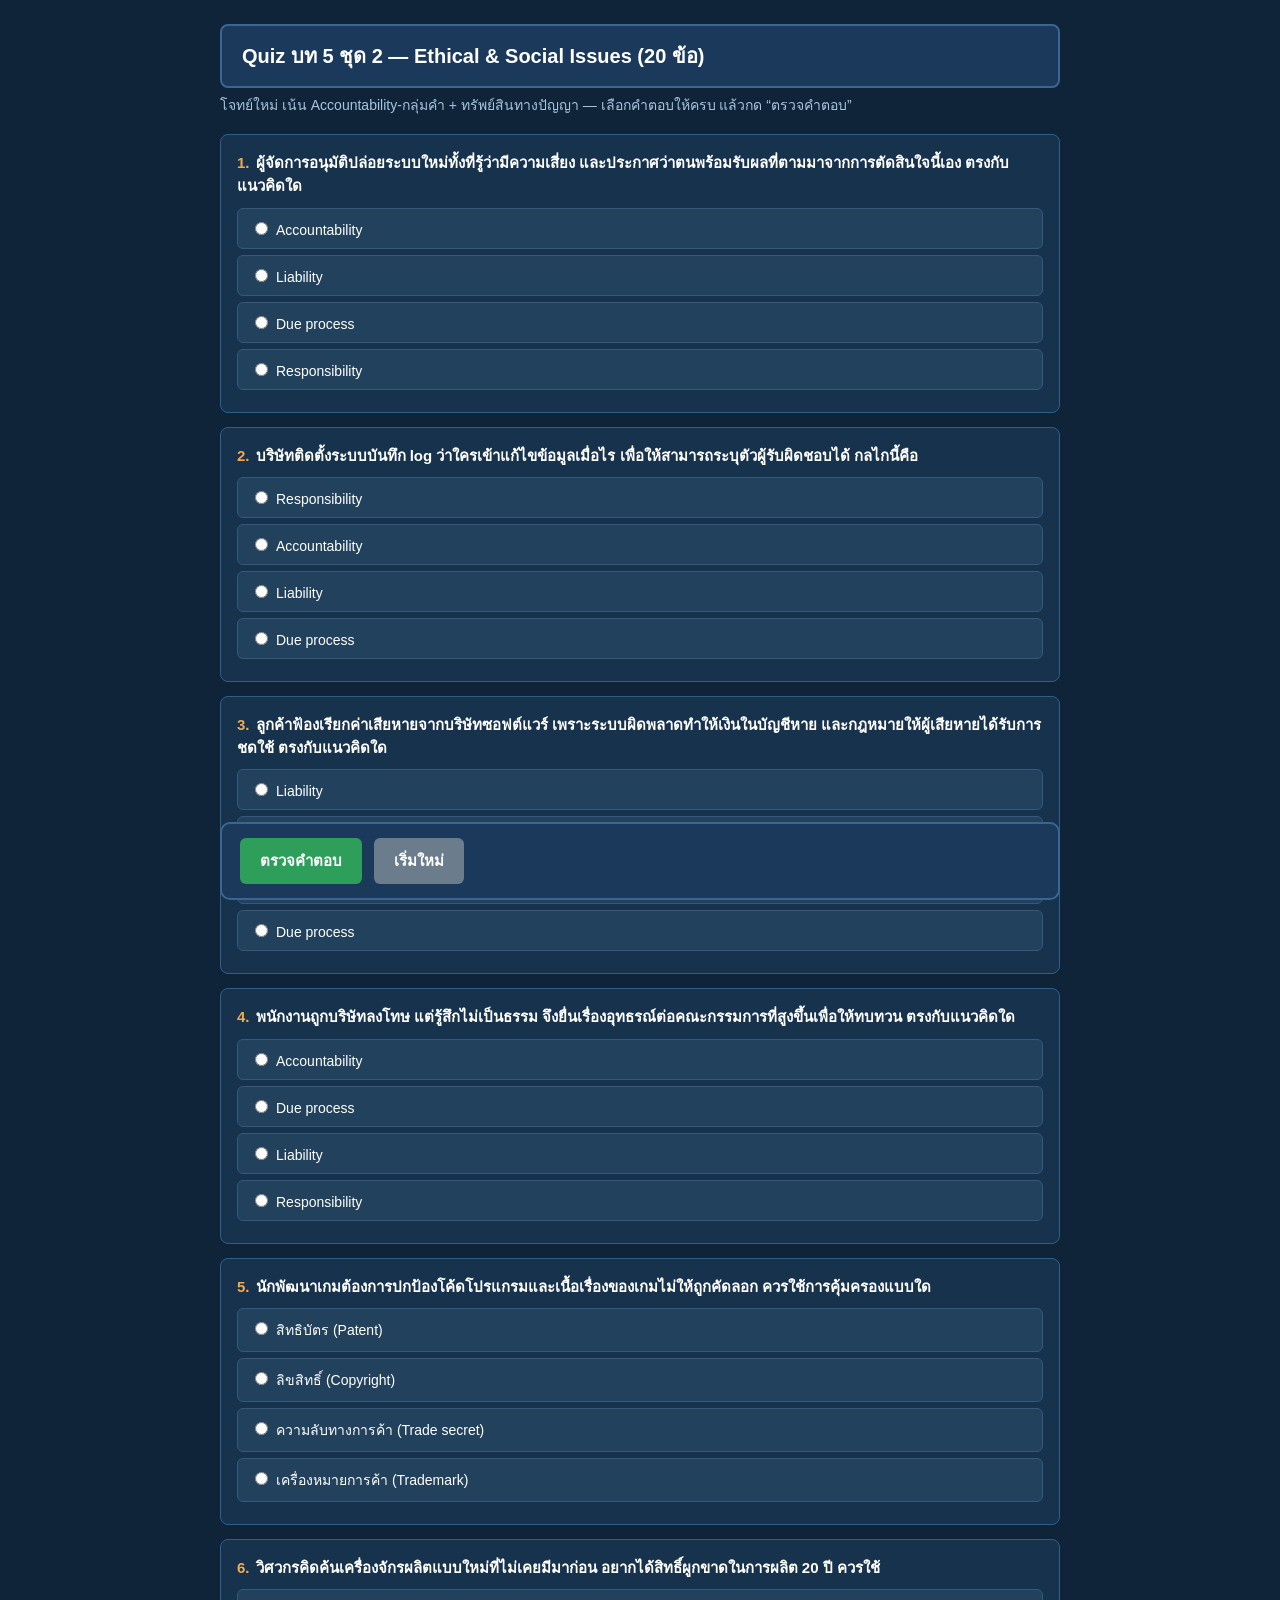
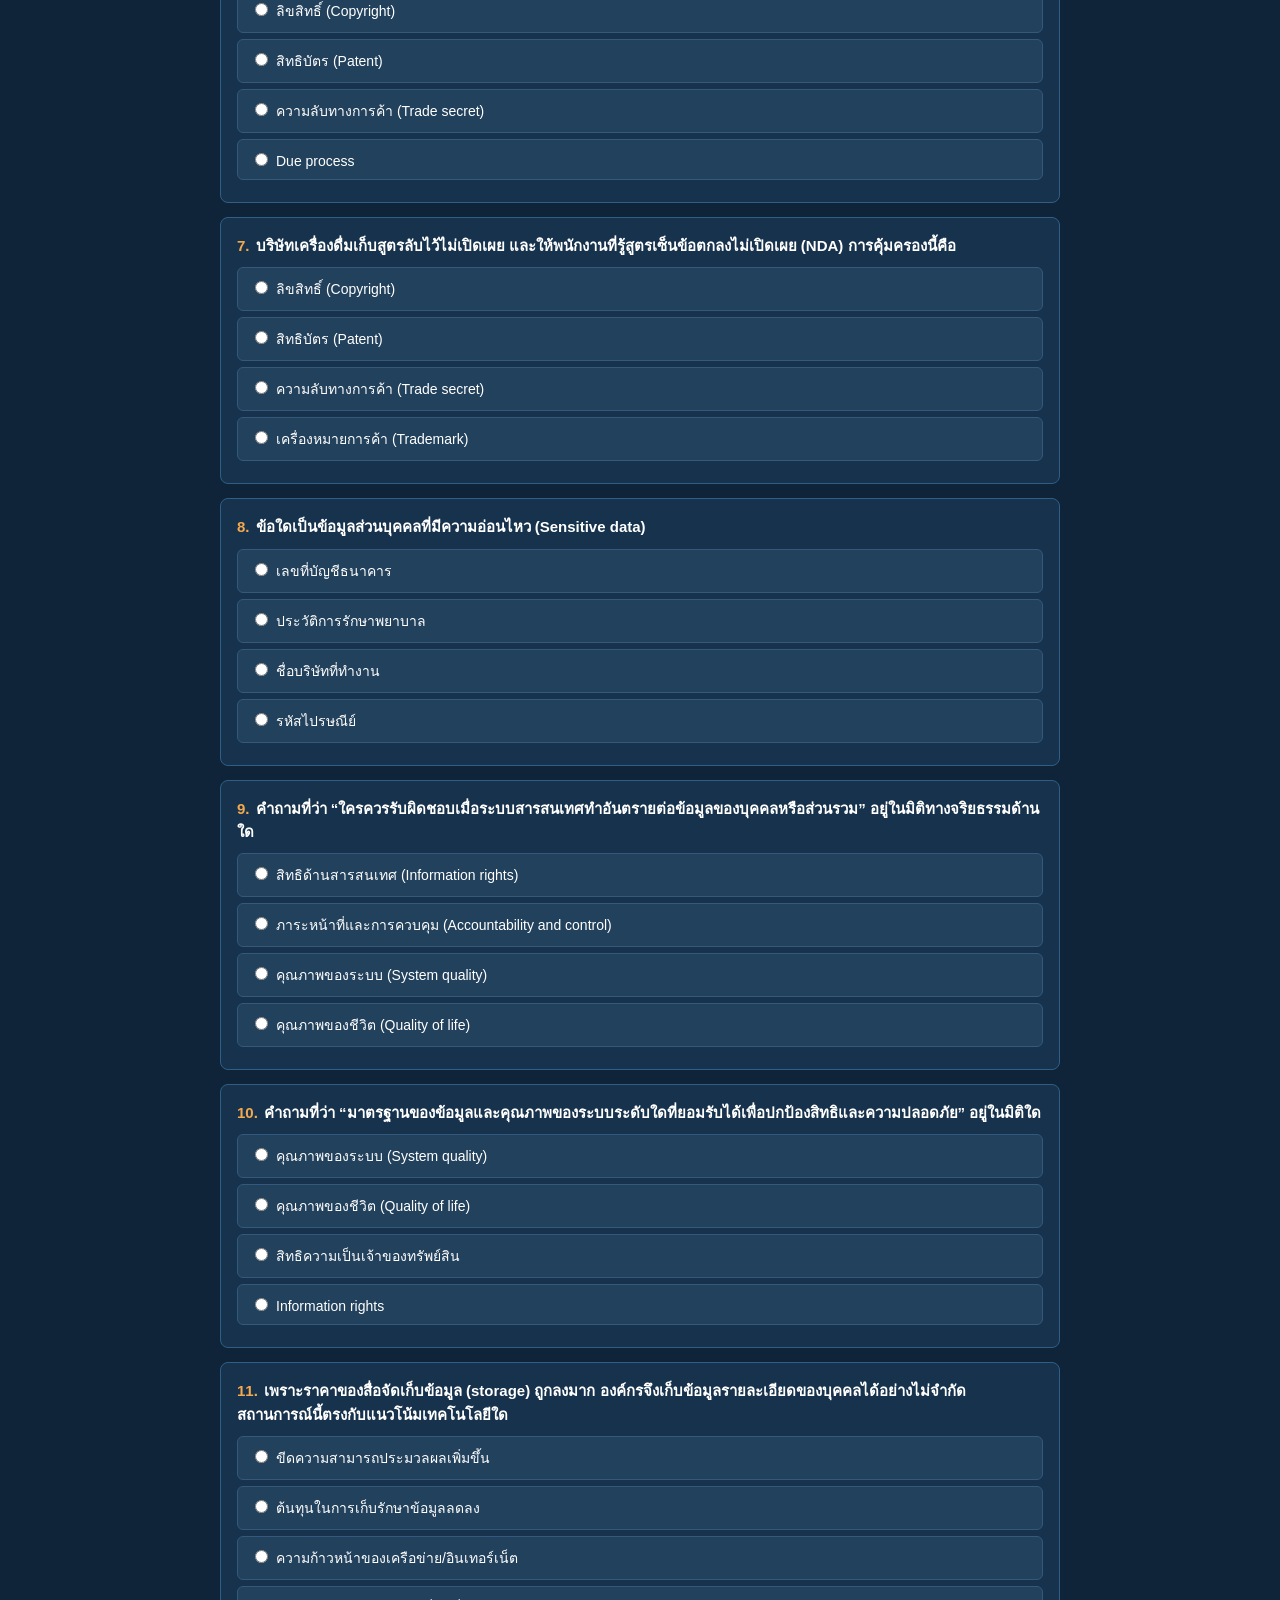
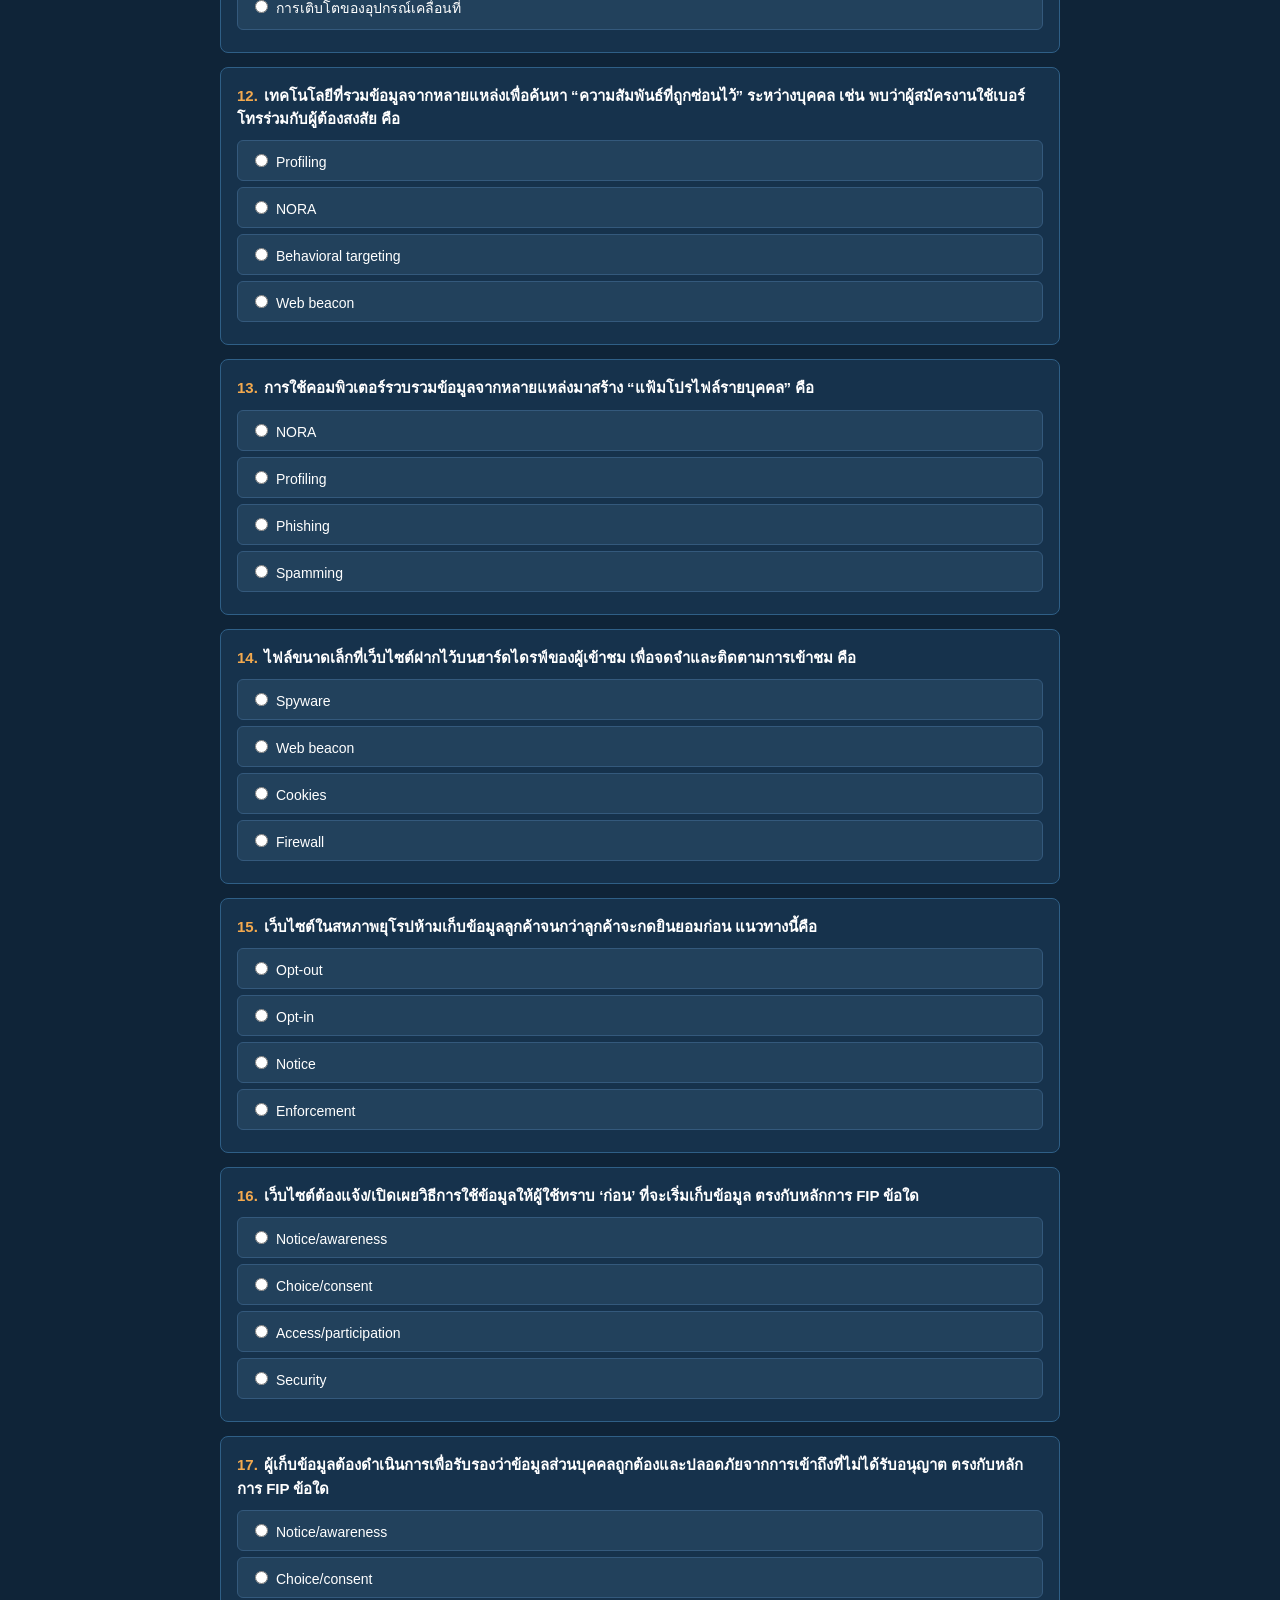
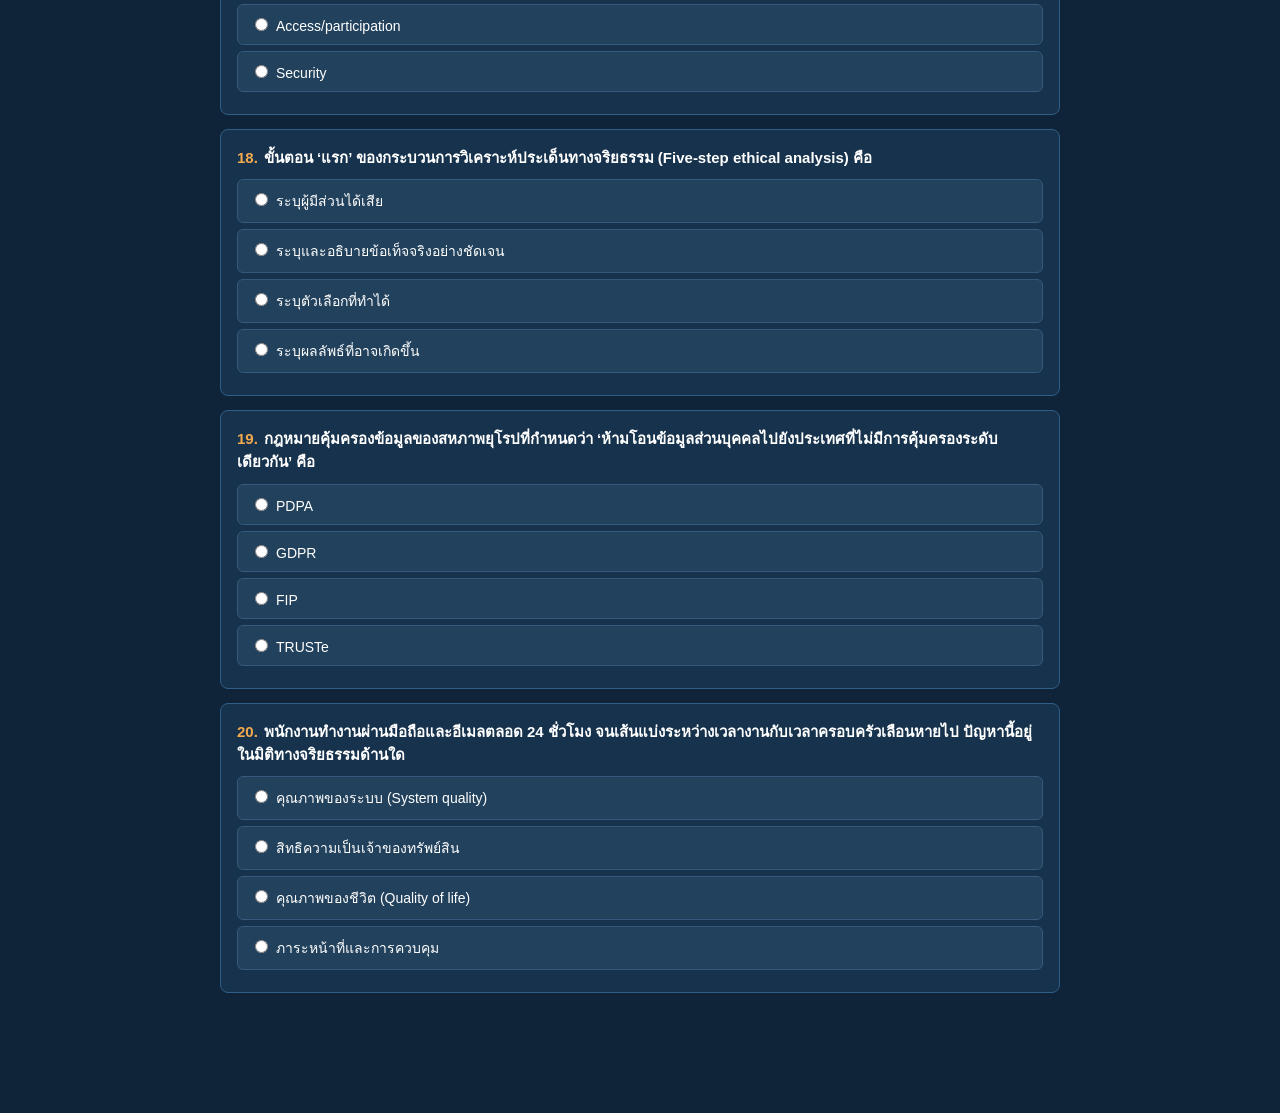
<file: quiz/Quiz-Ethics-ชุด2-20ข้อ.html>
<!DOCTYPE html>
<html lang="th">
<head>
<meta charset="UTF-8">
<meta name="viewport" content="width=device-width, initial-scale=1.0">
<title>Quiz บท 5 ชุด 2 — Ethics (20 ข้อ)</title>
<style>
  *{box-sizing:border-box;}
  body{font-family:"Segoe UI",Tahoma,sans-serif;background:#0f2438;color:#fff;margin:0;padding:24px;}
  .wrap{max-width:840px;margin:0 auto;}
  h1{background:#1b3a5b;border:2px solid #3d6591;padding:14px 20px;border-radius:8px;font-size:20px;margin:0 0 6px;}
  .sub{color:#a9c4de;margin:0 0 18px;font-size:14px;}
  .q{background:#16324c;border:1px solid #2f5f86;border-radius:8px;padding:16px;margin-bottom:14px;}
  .qtext{font-weight:600;font-size:15px;margin-bottom:10px;line-height:1.55;}
  .qtext .num{color:#f3a94e;margin-right:6px;}
  .opt{display:block;background:#22415c;border:1px solid #34597c;border-radius:6px;padding:10px 12px;margin:6px 0;cursor:pointer;font-size:14px;transition:background .12s;}
  .opt:hover{background:#2b5175;}
  .opt.sel{background:#2f5f86;border-color:#5b90bd;}
  .opt.correct{background:#1e7a45;border-color:#2e9e5b;}
  .opt.wrong{background:#8f3636;border-color:#d05050;}
  .opt input{margin-right:8px;}
  .expl{display:none;margin-top:8px;background:#17402a;border-left:3px solid #2e9e5b;border-radius:4px;padding:8px 12px;font-size:13px;line-height:1.5;}
  .expl.show{display:block;}
  .expl.wrongmark{background:#4a2626;border-left-color:#d05050;}
  .bar{position:sticky;bottom:0;background:#1b3a5b;border:2px solid #3d6591;border-radius:10px;padding:14px 18px;margin-top:18px;display:flex;gap:12px;align-items:center;flex-wrap:wrap;}
  button{border:none;border-radius:6px;padding:11px 20px;font-size:15px;font-weight:600;cursor:pointer;}
  #check{background:#2e9e5b;color:#fff;}
  #reset{background:#6b7c8c;color:#fff;}
  #score{font-size:18px;font-weight:800;}
</style>
</head>
<body>
<div class="wrap">
  <h1>Quiz บท 5 ชุด 2 — Ethical &amp; Social Issues (20 ข้อ)</h1>
  <p class="sub">โจทย์ใหม่ เน้น Accountability-กลุ่มคำ + ทรัพย์สินทางปัญญา — เลือกคำตอบให้ครบ แล้วกด “ตรวจคำตอบ”</p>
  <div id="quiz"></div>
  <div class="bar">
    <button id="check">ตรวจคำตอบ</button>
    <button id="reset">เริ่มใหม่</button>
    <span id="score"></span>
  </div>
</div>

<script>
const Q = [
 {q:"ผู้จัดการอนุมัติปล่อยระบบใหม่ทั้งที่รู้ว่ามีความเสี่ยง และประกาศว่าตนพร้อมรับผลที่ตามมาจากการตัดสินใจนี้เอง ตรงกับแนวคิดใด",
  o:["Accountability","Liability","Due process","Responsibility"],a:3,
  e:"ยอมรับผล/ข้อผูกมัดจากการตัดสินใจของตนเอง = Responsibility"},
 {q:"บริษัทติดตั้งระบบบันทึก log ว่าใครเข้าแก้ไขข้อมูลเมื่อไร เพื่อให้สามารถระบุตัวผู้รับผิดชอบได้ กลไกนี้คือ",
  o:["Responsibility","Accountability","Liability","Due process"],a:1,
  e:"กลไกที่ใช้ 'ระบุตัว' ว่าใครรับผิดชอบ = Accountability"},
 {q:"ลูกค้าฟ้องเรียกค่าเสียหายจากบริษัทซอฟต์แวร์ เพราะระบบผิดพลาดทำให้เงินในบัญชีหาย และกฎหมายให้ผู้เสียหายได้รับการชดใช้ ตรงกับแนวคิดใด",
  o:["Liability","Responsibility","Accountability","Due process"],a:0,
  e:"ระบบกฎหมายที่ให้ผู้เสียหายได้รับการชดใช้ = Liability"},
 {q:"พนักงานถูกบริษัทลงโทษ แต่รู้สึกไม่เป็นธรรม จึงยื่นเรื่องอุทธรณ์ต่อคณะกรรมการที่สูงขึ้นเพื่อให้ทบทวน ตรงกับแนวคิดใด",
  o:["Accountability","Due process","Liability","Responsibility"],a:1,
  e:"สิทธิอุทธรณ์ต่อหน่วยงานที่สูงกว่าเพื่อให้ใช้กฎอย่างถูกต้อง = Due process"},
 {q:"นักพัฒนาเกมต้องการปกป้องโค้ดโปรแกรมและเนื้อเรื่องของเกมไม่ให้ถูกคัดลอก ควรใช้การคุ้มครองแบบใด",
  o:["สิทธิบัตร (Patent)","ลิขสิทธิ์ (Copyright)","ความลับทางการค้า (Trade secret)","เครื่องหมายการค้า (Trademark)"],a:1,
  e:"โปรแกรมคอมพิวเตอร์/งานสร้างสรรค์ = ลิขสิทธิ์ (คุ้มครองชีวิต + 70 ปี)"},
 {q:"วิศวกรคิดค้นเครื่องจักรผลิตแบบใหม่ที่ไม่เคยมีมาก่อน อยากได้สิทธิ์ผูกขาดในการผลิต 20 ปี ควรใช้",
  o:["ลิขสิทธิ์ (Copyright)","สิทธิบัตร (Patent)","ความลับทางการค้า (Trade secret)","Due process"],a:1,
  e:"สิ่งประดิษฐ์/เครื่องจักร = สิทธิบัตร (Patent) คุ้มครอง 20 ปี"},
 {q:"บริษัทเครื่องดื่มเก็บสูตรลับไว้ไม่เปิดเผย และให้พนักงานที่รู้สูตรเซ็นข้อตกลงไม่เปิดเผย (NDA) การคุ้มครองนี้คือ",
  o:["ลิขสิทธิ์ (Copyright)","สิทธิบัตร (Patent)","ความลับทางการค้า (Trade secret)","เครื่องหมายการค้า (Trademark)"],a:2,
  e:"สูตร/ความลับธุรกิจที่คุ้มครองตราบที่ยังลับ ต้องมี NDA = Trade secret"},
 {q:"ข้อใดเป็นข้อมูลส่วนบุคคลที่มีความอ่อนไหว (Sensitive data)",
  o:["เลขที่บัญชีธนาคาร","ประวัติการรักษาพยาบาล","ชื่อบริษัทที่ทำงาน","รหัสไปรษณีย์"],a:1,
  e:"ข้อมูลอ่อนไหว = สุขภาพ/การรักษาพยาบาล เชื้อชาติ ศาสนา ความเห็นการเมือง ฯลฯ"},
 {q:"คำถามที่ว่า “ใครควรรับผิดชอบเมื่อระบบสารสนเทศทำอันตรายต่อข้อมูลของบุคคลหรือส่วนรวม” อยู่ในมิติทางจริยธรรมด้านใด",
  o:["สิทธิด้านสารสนเทศ (Information rights)","ภาระหน้าที่และการควบคุม (Accountability and control)","คุณภาพของระบบ (System quality)","คุณภาพของชีวิต (Quality of life)"],a:1,
  e:"เรื่อง 'ใครรับผิดชอบเมื่อเกิดอันตราย' = Accountability and control"},
 {q:"คำถามที่ว่า “มาตรฐานของข้อมูลและคุณภาพของระบบระดับใดที่ยอมรับได้เพื่อปกป้องสิทธิและความปลอดภัย” อยู่ในมิติใด",
  o:["คุณภาพของระบบ (System quality)","คุณภาพของชีวิต (Quality of life)","สิทธิความเป็นเจ้าของทรัพย์สิน","Information rights"],a:0,
  e:"เรื่องมาตรฐานข้อมูล/คุณภาพระบบ = System quality"},
 {q:"เพราะราคาของสื่อจัดเก็บข้อมูล (storage) ถูกลงมาก องค์กรจึงเก็บข้อมูลรายละเอียดของบุคคลได้อย่างไม่จำกัด สถานการณ์นี้ตรงกับแนวโน้มเทคโนโลยีใด",
  o:["ขีดความสามารถประมวลผลเพิ่มขึ้น","ต้นทุนในการเก็บรักษาข้อมูลลดลง","ความก้าวหน้าของเครือข่าย/อินเทอร์เน็ต","การเติบโตของอุปกรณ์เคลื่อนที่"],a:1,
  e:"เก็บข้อมูลบุคคลได้ไม่จำกัดเพราะ storage ถูกลง = ต้นทุนเก็บข้อมูลลดลง"},
 {q:"เทคโนโลยีที่รวมข้อมูลจากหลายแหล่งเพื่อค้นหา “ความสัมพันธ์ที่ถูกซ่อนไว้” ระหว่างบุคคล เช่น พบว่าผู้สมัครงานใช้เบอร์โทรร่วมกับผู้ต้องสงสัย คือ",
  o:["Profiling","NORA","Behavioral targeting","Web beacon"],a:1,
  e:"หา 'ความสัมพันธ์ที่ซ่อนอยู่' ระหว่างคน = NORA (Nonobvious Relationship Awareness)"},
 {q:"การใช้คอมพิวเตอร์รวบรวมข้อมูลจากหลายแหล่งมาสร้าง “แฟ้มโปรไฟล์รายบุคคล” คือ",
  o:["NORA","Profiling","Phishing","Spamming"],a:1,
  e:"สร้างโปรไฟล์รายบุคคล = Profiling (ต่างจาก NORA ที่หาความสัมพันธ์ระหว่างคน)"},
 {q:"ไฟล์ขนาดเล็กที่เว็บไซต์ฝากไว้บนฮาร์ดไดรฟ์ของผู้เข้าชม เพื่อจดจำและติดตามการเข้าชม คือ",
  o:["Spyware","Web beacon","Cookies","Firewall"],a:2,
  e:"ไฟล์เล็กบนฮาร์ดไดรฟ์เพื่อจดจำ/ติดตามผู้ใช้ = Cookies"},
 {q:"เว็บไซต์ในสหภาพยุโรปห้ามเก็บข้อมูลลูกค้าจนกว่าลูกค้าจะกดยินยอมก่อน แนวทางนี้คือ",
  o:["Opt-out","Opt-in","Notice","Enforcement"],a:1,
  e:"ห้ามเก็บจนกว่าจะยินยอมก่อน (เข้มงวด ใช้ใน EU) = Opt-in"},
 {q:"เว็บไซต์ต้องแจ้ง/เปิดเผยวิธีการใช้ข้อมูลให้ผู้ใช้ทราบ ‘ก่อน’ ที่จะเริ่มเก็บข้อมูล ตรงกับหลักการ FIP ข้อใด",
  o:["Notice/awareness","Choice/consent","Access/participation","Security"],a:0,
  e:"แจ้งก่อนเก็บ = Notice/awareness (หลักแกน)"},
 {q:"ผู้เก็บข้อมูลต้องดำเนินการเพื่อรับรองว่าข้อมูลส่วนบุคคลถูกต้องและปลอดภัยจากการเข้าถึงที่ไม่ได้รับอนุญาต ตรงกับหลักการ FIP ข้อใด",
  o:["Notice/awareness","Choice/consent","Access/participation","Security"],a:3,
  e:"รักษาความถูกต้องและความปลอดภัยของข้อมูล = Security"},
 {q:"ขั้นตอน ‘แรก’ ของกระบวนการวิเคราะห์ประเด็นทางจริยธรรม (Five-step ethical analysis) คือ",
  o:["ระบุผู้มีส่วนได้เสีย","ระบุและอธิบายข้อเท็จจริงอย่างชัดเจน","ระบุตัวเลือกที่ทำได้","ระบุผลลัพธ์ที่อาจเกิดขึ้น"],a:1,
  e:"ขั้นแรก = ระบุและอธิบายข้อเท็จจริงให้ชัดเจน"},
 {q:"กฎหมายคุ้มครองข้อมูลของสหภาพยุโรปที่กำหนดว่า ‘ห้ามโอนข้อมูลส่วนบุคคลไปยังประเทศที่ไม่มีการคุ้มครองระดับเดียวกัน’ คือ",
  o:["PDPA","GDPR","FIP","TRUSTe"],a:1,
  e:"กฎของ EU ที่ห้ามโอนข้อมูลไปประเทศคุ้มครองต่ำกว่า = GDPR"},
 {q:"พนักงานทำงานผ่านมือถือและอีเมลตลอด 24 ชั่วโมง จนเส้นแบ่งระหว่างเวลางานกับเวลาครอบครัวเลือนหายไป ปัญหานี้อยู่ในมิติทางจริยธรรมด้านใด",
  o:["คุณภาพของระบบ (System quality)","สิทธิความเป็นเจ้าของทรัพย์สิน","คุณภาพของชีวิต (Quality of life)","ภาระหน้าที่และการควบคุม"],a:2,
  e:"เรื่องขอบเขตงาน/ชีวิตส่วนตัว (maintaining boundaries) = Quality of life"}
];

const quiz=document.getElementById("quiz");
Q.forEach((item,qi)=>{
  const div=document.createElement("div");
  div.className="q";
  let opts="";
  item.o.forEach((o,oi)=>{opts+=`<label class="opt" data-q="${qi}" data-o="${oi}"><input type="radio" name="q${qi}" value="${oi}">${o}</label>`;});
  div.innerHTML=`<div class="qtext"><span class="num">${qi+1}.</span>${item.q}</div>${opts}<div class="expl" id="e${qi}"></div>`;
  quiz.appendChild(div);
});

quiz.addEventListener("click",e=>{
  const lab=e.target.closest(".opt"); if(!lab) return;
  const qi=lab.dataset.q;
  document.querySelectorAll(`.opt[data-q="${qi}"]`).forEach(l=>l.classList.remove("sel"));
  lab.classList.add("sel"); lab.querySelector("input").checked=true;
});

document.getElementById("check").addEventListener("click",()=>{
  let score=0;
  Q.forEach((item,qi)=>{
    const sel=document.querySelector(`input[name="q${qi}"]:checked`);
    const opts=document.querySelectorAll(`.opt[data-q="${qi}"]`);
    opts.forEach(o=>o.classList.remove("correct","wrong"));
    const expl=document.getElementById("e"+qi);
    expl.classList.add("show"); expl.classList.remove("wrongmark");
    opts[item.a].classList.add("correct");
    if(sel){
      const c=parseInt(sel.value);
      if(c===item.a) score++;
      else{ opts[c].classList.add("wrong"); expl.classList.add("wrongmark"); }
    }
    expl.innerHTML=`✅ คำตอบ: <b>${item.o[item.a]}</b><br>${item.e}`;
  });
  const s=document.getElementById("score");
  s.textContent=`คะแนน: ${score} / ${Q.length}`;
  s.style.color= score>=Q.length*0.8?"#7ee6a5":score>=Q.length*0.5?"#ffd98a":"#ff9a9a";
  if(score===Q.length) s.textContent+="  🎉 เต็ม!";
  window.scrollTo({top:0,behavior:"smooth"});
});

document.getElementById("reset").addEventListener("click",()=>{
  document.querySelectorAll("input[type=radio]").forEach(r=>r.checked=false);
  document.querySelectorAll(".opt").forEach(o=>o.classList.remove("sel","correct","wrong"));
  document.querySelectorAll(".expl").forEach(x=>x.classList.remove("show","wrongmark"));
  document.getElementById("score").textContent="";
  window.scrollTo({top:0,behavior:"smooth"});
});
</script>
</body>
</html>
</file>
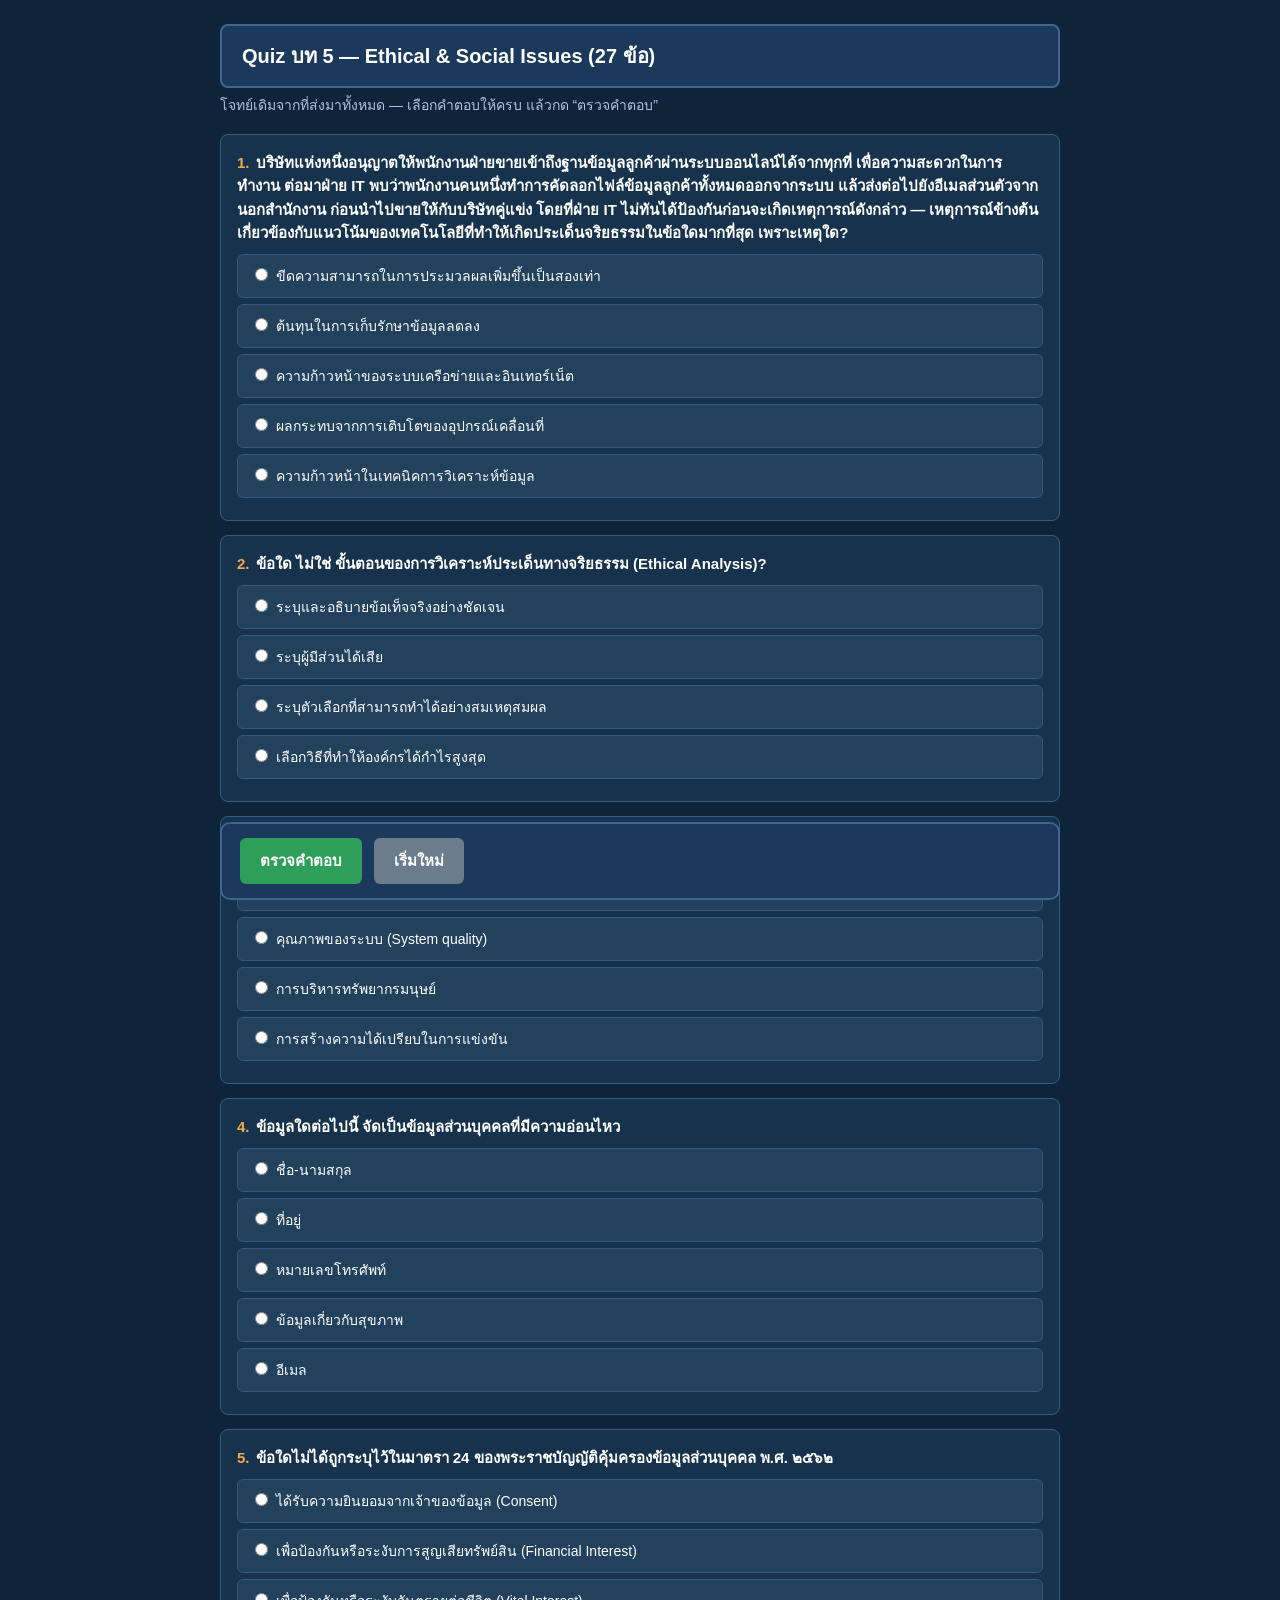
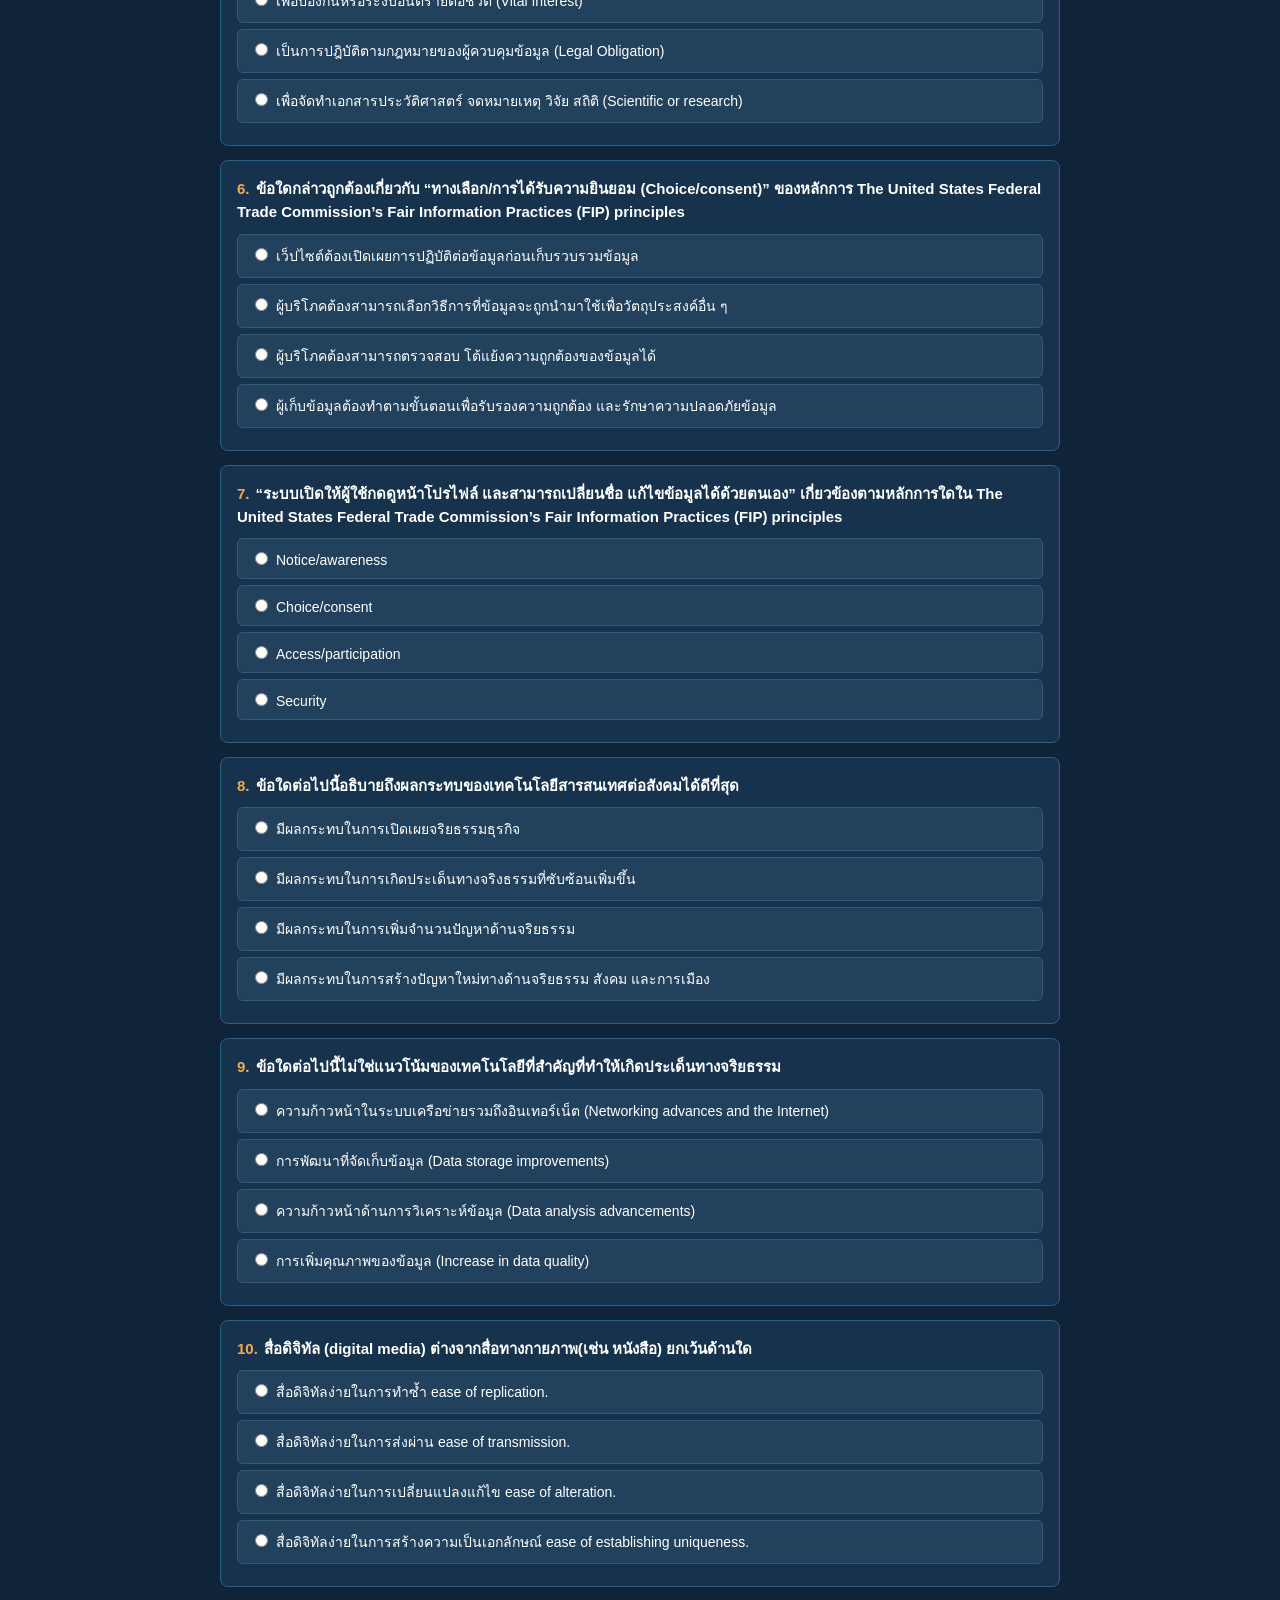
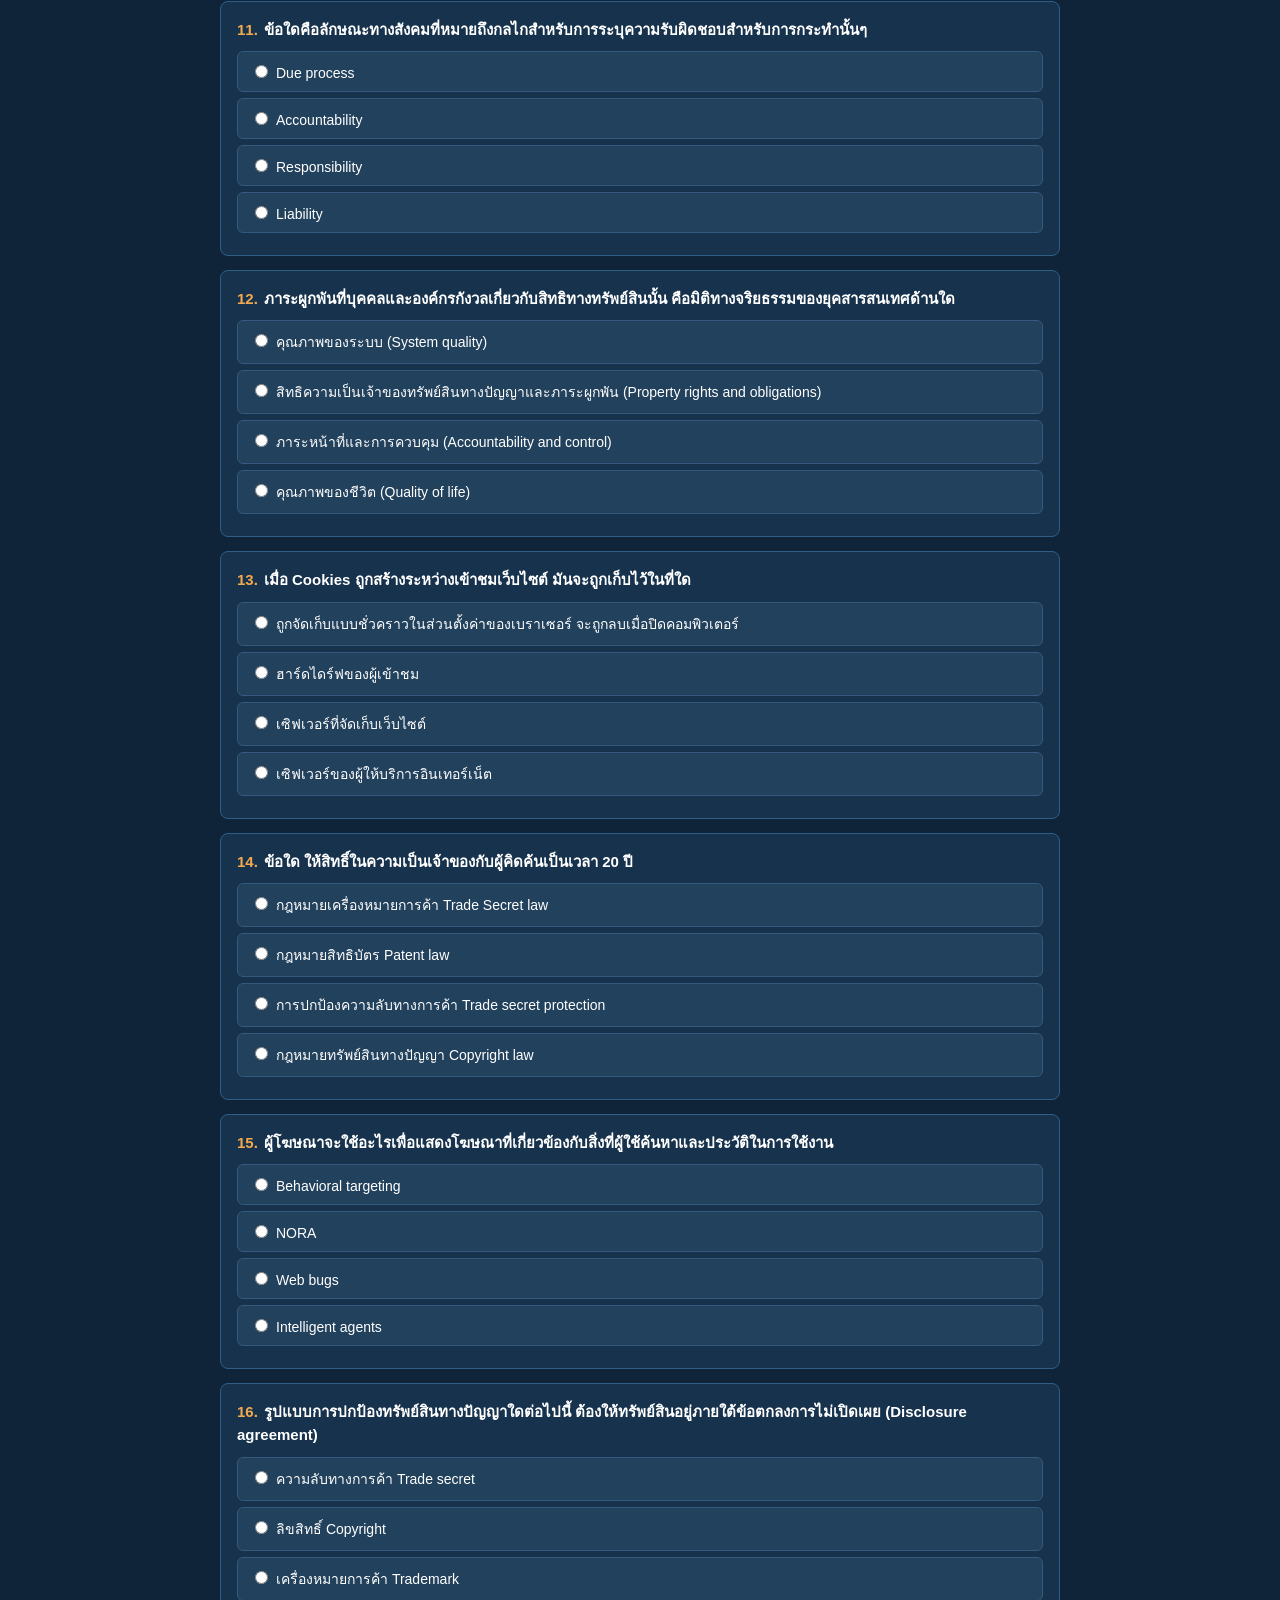
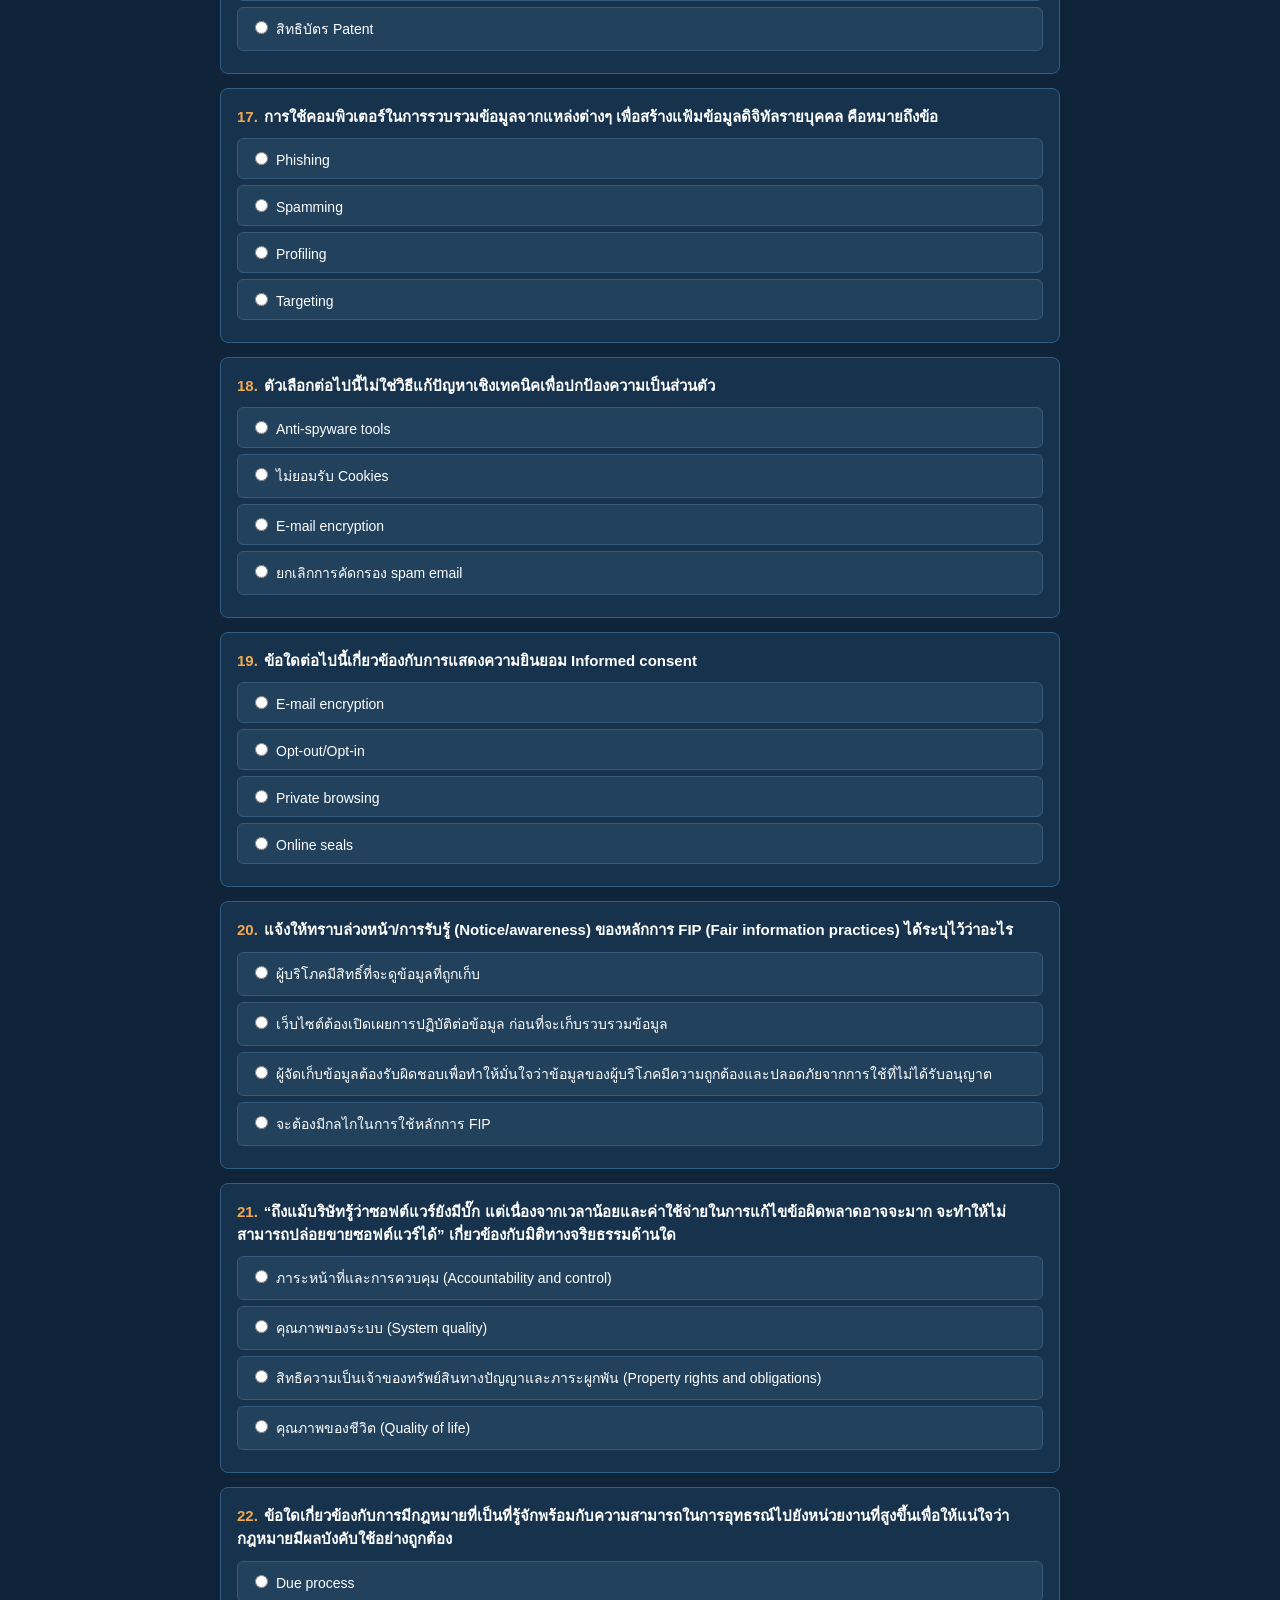
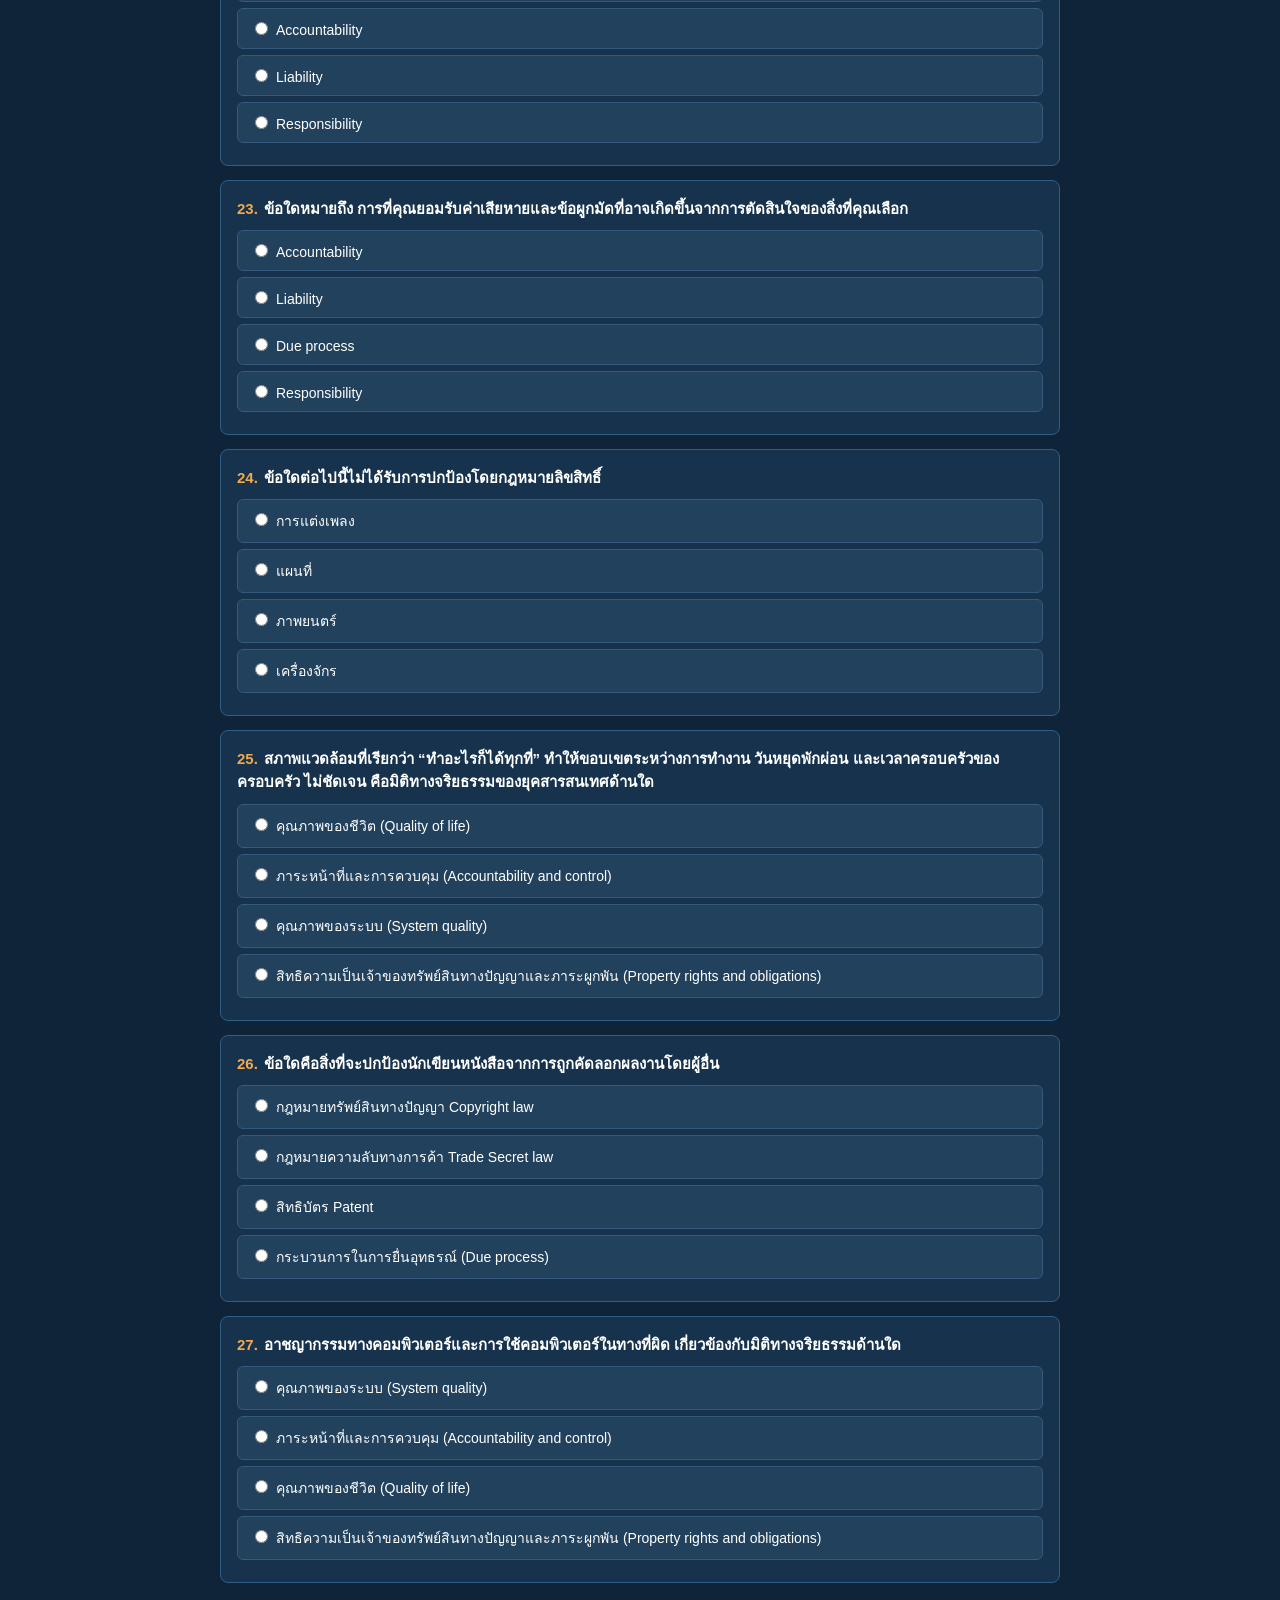
<file: quiz/Quiz-Ethics-บท5.html>
<!DOCTYPE html>
<html lang="th">
<head>
<meta charset="UTF-8">
<meta name="viewport" content="width=device-width, initial-scale=1.0">
<title>Quiz บท 5 — Ethics (27 ข้อ)</title>
<style>
  *{box-sizing:border-box;}
  body{font-family:"Segoe UI",Tahoma,sans-serif;background:#0f2438;color:#fff;margin:0;padding:24px;}
  .wrap{max-width:840px;margin:0 auto;}
  h1{background:#1b3a5b;border:2px solid #3d6591;padding:14px 20px;border-radius:8px;font-size:20px;margin:0 0 6px;}
  .sub{color:#a9c4de;margin:0 0 18px;font-size:14px;}
  .q{background:#16324c;border:1px solid #2f5f86;border-radius:8px;padding:16px;margin-bottom:14px;}
  .qtext{font-weight:600;font-size:15px;margin-bottom:10px;line-height:1.55;}
  .qtext .num{color:#f3a94e;margin-right:6px;}
  .opt{display:block;background:#22415c;border:1px solid #34597c;border-radius:6px;padding:10px 12px;margin:6px 0;cursor:pointer;font-size:14px;transition:background .12s;}
  .opt:hover{background:#2b5175;}
  .opt.sel{background:#2f5f86;border-color:#5b90bd;}
  .opt.correct{background:#1e7a45;border-color:#2e9e5b;}
  .opt.wrong{background:#8f3636;border-color:#d05050;}
  .opt input{margin-right:8px;}
  .expl{display:none;margin-top:8px;background:#17402a;border-left:3px solid #2e9e5b;border-radius:4px;padding:8px 12px;font-size:13px;line-height:1.5;}
  .expl.show{display:block;}
  .expl.wrongmark{background:#4a2626;border-left-color:#d05050;}
  .bar{position:sticky;bottom:0;background:#1b3a5b;border:2px solid #3d6591;border-radius:10px;padding:14px 18px;margin-top:18px;display:flex;gap:12px;align-items:center;flex-wrap:wrap;}
  button{border:none;border-radius:6px;padding:11px 20px;font-size:15px;font-weight:600;cursor:pointer;}
  #check{background:#2e9e5b;color:#fff;}
  #reset{background:#6b7c8c;color:#fff;}
  #score{font-size:18px;font-weight:800;}
</style>
</head>
<body>
<div class="wrap">
  <h1>Quiz บท 5 — Ethical &amp; Social Issues (27 ข้อ)</h1>
  <p class="sub">โจทย์เดิมจากที่ส่งมาทั้งหมด — เลือกคำตอบให้ครบ แล้วกด “ตรวจคำตอบ”</p>
  <div id="quiz"></div>
  <div class="bar">
    <button id="check">ตรวจคำตอบ</button>
    <button id="reset">เริ่มใหม่</button>
    <span id="score"></span>
  </div>
</div>

<script>
const Q = [
 {q:"บริษัทแห่งหนึ่งอนุญาตให้พนักงานฝ่ายขายเข้าถึงฐานข้อมูลลูกค้าผ่านระบบออนไลน์ได้จากทุกที่ เพื่อความสะดวกในการทำงาน ต่อมาฝ่าย IT พบว่าพนักงานคนหนึ่งทำการคัดลอกไฟล์ข้อมูลลูกค้าทั้งหมดออกจากระบบ แล้วส่งต่อไปยังอีเมลส่วนตัวจากนอกสำนักงาน ก่อนนำไปขายให้กับบริษัทคู่แข่ง โดยที่ฝ่าย IT ไม่ทันได้ป้องกันก่อนจะเกิดเหตุการณ์ดังกล่าว — เหตุการณ์ข้างต้นเกี่ยวข้องกับแนวโน้มของเทคโนโลยีที่ทำให้เกิดประเด็นจริยธรรมในข้อใดมากที่สุด เพราะเหตุใด?",
  o:["ขีดความสามารถในการประมวลผลเพิ่มขึ้นเป็นสองเท่า","ต้นทุนในการเก็บรักษาข้อมูลลดลง","ความก้าวหน้าของระบบเครือข่ายและอินเทอร์เน็ต","ผลกระทบจากการเติบโตของอุปกรณ์เคลื่อนที่","ความก้าวหน้าในเทคนิคการวิเคราะห์ข้อมูล"],a:2,
  e:"เครือข่าย/อินเทอร์เน็ตทำให้คัดลอกและส่งข้อมูลจากระยะไกลได้ง่าย ควบคุมการเข้าถึงยาก"},
 {q:"ข้อใด ไม่ใช่ ขั้นตอนของการวิเคราะห์ประเด็นทางจริยธรรม (Ethical Analysis)?",
  o:["ระบุและอธิบายข้อเท็จจริงอย่างชัดเจน","ระบุผู้มีส่วนได้เสีย","ระบุตัวเลือกที่สามารถทำได้อย่างสมเหตุสมผล","เลือกวิธีที่ทำให้องค์กรได้กำไรสูงสุด"],a:3,
  e:"5 ขั้น = ระบุข้อเท็จจริง, กำหนดความขัดแย้ง, ระบุผู้มีส่วนได้เสีย, ระบุตัวเลือก, ระบุผลลัพธ์ ; 'กำไรสูงสุด' ไม่ใช่ขั้นตอน"},
 {q:"ข้อใดเป็นหนึ่งใน มิติทางจริยธรรม 5 ด้านของยุคสารสนเทศ (Five moral dimensions of the information age)?",
  o:["การเพิ่มยอดขายขององค์กร","คุณภาพของระบบ (System quality)","การบริหารทรัพยากรมนุษย์","การสร้างความได้เปรียบในการแข่งขัน"],a:1,
  e:"5 มิติ = Information rights, Property rights, Accountability & control, System quality, Quality of life"},
 {q:"ข้อมูลใดต่อไปนี้ จัดเป็นข้อมูลส่วนบุคคลที่มีความอ่อนไหว",
  o:["ชื่อ-นามสกุล","ที่อยู่","หมายเลขโทรศัพท์","ข้อมูลเกี่ยวกับสุขภาพ","อีเมล"],a:3,
  e:"ข้อมูลอ่อนไหว = สุขภาพ เชื้อชาติ ศาสนา ความเห็นการเมือง ประวัติอาชญากรรม ฯลฯ"},
 {q:"ข้อใดไม่ได้ถูกระบุไว้ในมาตรา 24 ของพระราชบัญญัติคุ้มครองข้อมูลส่วนบุคคล พ.ศ. ๒๕๖๒",
  o:["ได้รับความยินยอมจากเจ้าของข้อมูล (Consent)","เพื่อป้องกันหรือระงับการสูญเสียทรัพย์สิน (Financial Interest)","เพื่อป้องกันหรือระงับอันตรายต่อชีวิต (Vital Interest)","เป็นการปฎิบัติตามกฎหมายของผู้ควบคุมข้อมูล (Legal Obligation)","เพื่อจัดทำเอกสารประวัติศาสตร์ จดหมายเหตุ วิจัย สถิติ (Scientific or research)"],a:1,
  e:"'การสูญเสียทรัพย์สิน (Financial Interest)' ไม่ใช่ฐานตามมาตรา 24 ; Vital interest คุ้มครองชีวิต/ร่างกาย/สุขภาพ ไม่ใช่ทรัพย์สิน"},
 {q:"ข้อใดกล่าวถูกต้องเกี่ยวกับ “ทางเลือก/การได้รับความยินยอม (Choice/consent)” ของหลักการ The United States Federal Trade Commission’s Fair Information Practices (FIP) principles",
  o:["เว็ปไซต์ต้องเปิดเผยการปฏิบัติต่อข้อมูลก่อนเก็บรวบรวมข้อมูล","ผู้บริโภคต้องสามารถเลือกวิธีการที่ข้อมูลจะถูกนำมาใช้เพื่อวัตถุประสงค์อื่น ๆ","ผู้บริโภคต้องสามารถตรวจสอบ โต้แย้งความถูกต้องของข้อมูลได้","ผู้เก็บข้อมูลต้องทำตามขั้นตอนเพื่อรับรองความถูกต้อง และรักษาความปลอดภัยข้อมูล"],a:1,
  e:"Choice/consent = ผู้บริโภคเลือกได้ว่าข้อมูลจะถูกใช้เพื่อวัตถุประสงค์อื่นไหม ; ตัวเลือกอื่น = Notice / Access / Security"},
 {q:"“ระบบเปิดให้ผู้ใช้กดดูหน้าโปรไฟล์ และสามารถเปลี่ยนชื่อ แก้ไขข้อมูลได้ด้วยตนเอง” เกี่ยวข้องตามหลักการใดใน The United States Federal Trade Commission’s Fair Information Practices (FIP) principles",
  o:["Notice/awareness","Choice/consent","Access/participation","Security"],a:2,
  e:"เข้าถึงและแก้ไข/โต้แย้งข้อมูลตนเองได้ = Access/participation"},
 {q:"ข้อใดต่อไปนี้อธิบายถึงผลกระทบของเทคโนโลยีสารสนเทศต่อสังคมได้ดีที่สุด",
  o:["มีผลกระทบในการเปิดเผยจริยธรรมธุรกิจ","มีผลกระทบในการเกิดประเด็นทางจริงธรรมที่ซับซ้อนเพิ่มขึ้น","มีผลกระทบในการเพิ่มจำนวนปัญหาด้านจริยธรรม","มีผลกระทบในการสร้างปัญหาใหม่ทางด้านจริยธรรม สังคม และการเมือง"],a:3,
  e:"IT สร้างประเด็นใหม่ครบทั้ง 3 ด้าน: จริยธรรม สังคม และการเมือง"},
 {q:"ข้อใดต่อไปนี้ไม่ใช่แนวโน้มของเทคโนโลยีที่สำคัญที่ทำให้เกิดประเด็นทางจริยธรรม",
  o:["ความก้าวหน้าในระบบเครือข่ายรวมถึงอินเทอร์เน็ต (Networking advances and the Internet)","การพัฒนาที่จัดเก็บข้อมูล (Data storage improvements)","ความก้าวหน้าด้านการวิเคราะห์ข้อมูล (Data analysis advancements)","การเพิ่มคุณภาพของข้อมูล (Increase in data quality)"],a:3,
  e:"5 แนวโน้ม = computing power, ต้นทุนเก็บข้อมูลลด, เครือข่าย/อินเทอร์เน็ต, มือถือ, วิเคราะห์ข้อมูล ; 'เพิ่มคุณภาพข้อมูล' ไม่ใช่แนวโน้ม"},
 {q:"สื่อดิจิทัล (digital media) ต่างจากสื่อทางกายภาพ(เช่น หนังสือ) ยกเว้นด้านใด",
  o:["สื่อดิจิทัลง่ายในการทำซ้ำ ease of replication.","สื่อดิจิทัลง่ายในการส่งผ่าน ease of transmission.","สื่อดิจิทัลง่ายในการเปลี่ยนแปลงแก้ไข ease of alteration.","สื่อดิจิทัลง่ายในการสร้างความเป็นเอกลักษณ์ ease of establishing uniqueness."],a:3,
  e:"สื่อดิจิทัล 'ยาก' ในการสร้างเอกลักษณ์ จึงเป็นข้อยกเว้น"},
 {q:"ข้อใดคือลักษณะทางสังคมที่หมายถึงกลไกสำหรับการระบุความรับผิดชอบสำหรับการกระทำนั้นๆ",
  o:["Due process","Accountability","Responsibility","Liability"],a:1,
  e:"Accountability = กลไกระบุว่าใครเป็นผู้รับผิดชอบ"},
 {q:"ภาระผูกพันที่บุคคลและองค์กรกังวลเกี่ยวกับสิทธิทางทรัพย์สินนั้น คือมิติทางจริยธรรมของยุคสารสนเทศด้านใด",
  o:["คุณภาพของระบบ (System quality)","สิทธิความเป็นเจ้าของทรัพย์สินทางปัญญาและภาระผูกพัน (Property rights and obligations)","ภาระหน้าที่และการควบคุม (Accountability and control)","คุณภาพของชีวิต (Quality of life)"],a:1,
  e:"เรื่องทรัพย์สิน/ทรัพย์สินทางปัญญา = Property rights and obligations"},
 {q:"เมื่อ Cookies ถูกสร้างระหว่างเข้าชมเว็บไซต์ มันจะถูกเก็บไว้ในที่ใด",
  o:["ถูกจัดเก็บแบบชั่วคราวในส่วนตั้งค่าของเบราเซอร์ จะถูกลบเมื่อปิดคอมพิวเตอร์","ฮาร์ดไดร์ฟของผู้เข้าชม","เซิฟเวอร์ที่จัดเก็บเว็บไซต์","เซิฟเวอร์ของผู้ให้บริการอินเทอร์เน็ต"],a:1,
  e:"Cookies = ไฟล์เล็ก ๆ ที่เว็บฝากไว้บนฮาร์ดไดร์ฟของผู้เข้าชม"},
 {q:"ข้อใด ให้สิทธิ์ในความเป็นเจ้าของกับผู้คิดค้นเป็นเวลา 20 ปี",
  o:["กฎหมายเครื่องหมายการค้า Trade Secret law","กฎหมายสิทธิบัตร Patent law","การปกป้องความลับทางการค้า Trade secret protection","กฎหมายทรัพย์สินทางปัญญา Copyright law"],a:1,
  e:"สิทธิบัตรการประดิษฐ์ (Patent) = 20 ปี ; ลิขสิทธิ์ = ชีวิต + 70 ปี ; ความลับทางการค้า = ตราบที่ยังเป็นความลับ"},
 {q:"ผู้โฆษณาจะใช้อะไรเพื่อแสดงโฆษณาที่เกี่ยวข้องกับสิ่งที่ผู้ใช้ค้นหาและประวัติในการใช้งาน",
  o:["Behavioral targeting","NORA","Web bugs","Intelligent agents"],a:0,
  e:"ยิงโฆษณาตามพฤติกรรม/ประวัติการใช้งาน = Behavioral targeting"},
 {q:"รูปแบบการปกป้องทรัพย์สินทางปัญญาใดต่อไปนี้ ต้องให้ทรัพย์สินอยู่ภายใต้ข้อตกลงการไม่เปิดเผย (Disclosure agreement)",
  o:["ความลับทางการค้า Trade secret","ลิขสิทธิ์ Copyright","เครื่องหมายการค้า Trademark","สิทธิบัตร Patent"],a:0,
  e:"Trade secret ได้รับการคุ้มครองตราบที่ยังเป็นความลับ จึงต้องมีข้อตกลงไม่เปิดเผย (NDA)"},
 {q:"การใช้คอมพิวเตอร์ในการรวบรวมข้อมูลจากแหล่งต่างๆ เพื่อสร้างแฟ้มข้อมูลดิจิทัลรายบุคคล คือหมายถึงข้อ",
  o:["Phishing","Spamming","Profiling","Targeting"],a:2,
  e:"สร้างโปรไฟล์รายบุคคลจากหลายแหล่ง = Profiling"},
 {q:"ตัวเลือกต่อไปนี้ไม่ใช่วิธีแก้ปัญหาเชิงเทคนิคเพื่อปกป้องความเป็นส่วนตัว",
  o:["Anti-spyware tools","ไม่ยอมรับ Cookies","E-mail encryption","ยกเลิกการคัดกรอง spam email"],a:3,
  e:"การ 'ยกเลิก' การคัดกรอง spam ยิ่งทำให้เสี่ยง = ไม่ใช่วิธีปกป้อง"},
 {q:"ข้อใดต่อไปนี้เกี่ยวข้องกับการแสดงความยินยอม Informed consent",
  o:["E-mail encryption","Opt-out/Opt-in","Private browsing","Online seals"],a:1,
  e:"Opt-in/Opt-out = กลไกแสดงความยินยอมในการเก็บ/ใช้ข้อมูล"},
 {q:"แจ้งให้ทราบล่วงหน้า/การรับรู้ (Notice/awareness) ของหลักการ FIP (Fair information practices) ได้ระบุไว้ว่าอะไร",
  o:["ผู้บริโภคมีสิทธิ์ที่จะดูข้อมูลที่ถูกเก็บ","เว็บไซต์ต้องเปิดเผยการปฏิบัติต่อข้อมูล ก่อนที่จะเก็บรวบรวมข้อมูล","ผู้จัดเก็บข้อมูลต้องรับผิดชอบเพื่อทำให้มั่นใจว่าข้อมูลของผู้บริโภคมีความถูกต้องและปลอดภัยจากการใช้ที่ไม่ได้รับอนุญาต","จะต้องมีกลไกในการใช้หลักการ FIP"],a:1,
  e:"Notice/awareness = แจ้ง/เปิดเผยวิธีปฏิบัติต่อข้อมูล 'ก่อน' เก็บ"},
 {q:"“ถึงแม้บริษัทรู้ว่าซอฟต์แวร์ยังมีบั๊ก แต่เนื่องจากเวลาน้อยและค่าใช้จ่ายในการแก้ไขข้อผิดพลาดอาจจะมาก จะทำให้ไม่สามารถปล่อยขายซอฟต์แวร์ได้” เกี่ยวข้องกับมิติทางจริยธรรมด้านใด",
  o:["ภาระหน้าที่และการควบคุม (Accountability and control)","คุณภาพของระบบ (System quality)","สิทธิความเป็นเจ้าของทรัพย์สินทางปัญญาและภาระผูกพัน (Property rights and obligations)","คุณภาพของชีวิต (Quality of life)"],a:1,
  e:"เรื่องมาตรฐาน/ความสมบูรณ์ของซอฟต์แวร์ = System quality"},
 {q:"ข้อใดเกี่ยวข้องกับการมีกฎหมายที่เป็นที่รู้จักพร้อมกับความสามารถในการอุทธรณ์ไปยังหน่วยงานที่สูงขึ้นเพื่อให้แน่ใจว่ากฎหมายมีผลบังคับใช้อย่างถูกต้อง",
  o:["Due process","Accountability","Liability","Responsibility"],a:0,
  e:"สิทธิอุทธรณ์/กระบวนการยุติธรรม = Due process"},
 {q:"ข้อใดหมายถึง การที่คุณยอมรับค่าเสียหายและข้อผูกมัดที่อาจเกิดขึ้นจากการตัดสินใจของสิ่งที่คุณเลือก",
  o:["Accountability","Liability","Due process","Responsibility"],a:3,
  e:"ยอมรับผล/ค่าใช้จ่ายจากการตัดสินใจของตน = Responsibility"},
 {q:"ข้อใดต่อไปนี้ไม่ได้รับการปกป้องโดยกฎหมายลิขสิทธิ์",
  o:["การแต่งเพลง","แผนที่","ภาพยนตร์","เครื่องจักร"],a:3,
  e:"เครื่องจักร/สิ่งประดิษฐ์คุ้มครองด้วย 'สิทธิบัตร' ไม่ใช่ลิขสิทธิ์"},
 {q:"สภาพแวดล้อมที่เรียกว่า “ทำอะไรก็ได้ทุกที่” ทำให้ขอบเขตระหว่างการทำงาน วันหยุดพักผ่อน และเวลาครอบครัวของครอบครัว ไม่ชัดเจน คือมิติทางจริยธรรมของยุคสารสนเทศด้านใด",
  o:["คุณภาพของชีวิต (Quality of life)","ภาระหน้าที่และการควบคุม (Accountability and control)","คุณภาพของระบบ (System quality)","สิทธิความเป็นเจ้าของทรัพย์สินทางปัญญาและภาระผูกพัน (Property rights and obligations)"],a:0,
  e:"เรื่องขอบเขตงาน/ชีวิตส่วนตัว (maintaining boundaries) = Quality of life"},
 {q:"ข้อใดคือสิ่งที่จะปกป้องนักเขียนหนังสือจากการถูกคัดลอกผลงานโดยผู้อื่น",
  o:["กฎหมายทรัพย์สินทางปัญญา Copyright law","กฎหมายความลับทางการค้า Trade Secret law","สิทธิบัตร Patent","กระบวนการในการยื่นอุทธรณ์ (Due process)"],a:0,
  e:"งานเขียน/วรรณกรรม = คุ้มครองด้วยลิขสิทธิ์ (Copyright)"},
 {q:"อาชญากรรมทางคอมพิวเตอร์และการใช้คอมพิวเตอร์ในทางที่ผิด เกี่ยวข้องกับมิติทางจริยธรรมด้านใด",
  o:["คุณภาพของระบบ (System quality)","ภาระหน้าที่และการควบคุม (Accountability and control)","คุณภาพของชีวิต (Quality of life)","สิทธิความเป็นเจ้าของทรัพย์สินทางปัญญาและภาระผูกพัน (Property rights and obligations)"],a:2,
  e:"Computer crime/abuse อยู่ในมิติ Quality of life (ผลกระทบทางสังคมเชิงลบ)"}
];

const quiz=document.getElementById("quiz");
Q.forEach((item,qi)=>{
  const div=document.createElement("div");
  div.className="q";
  let opts="";
  item.o.forEach((o,oi)=>{opts+=`<label class="opt" data-q="${qi}" data-o="${oi}"><input type="radio" name="q${qi}" value="${oi}">${o}</label>`;});
  div.innerHTML=`<div class="qtext"><span class="num">${qi+1}.</span>${item.q}</div>${opts}<div class="expl" id="e${qi}"></div>`;
  quiz.appendChild(div);
});

quiz.addEventListener("click",e=>{
  const lab=e.target.closest(".opt"); if(!lab) return;
  const qi=lab.dataset.q;
  document.querySelectorAll(`.opt[data-q="${qi}"]`).forEach(l=>l.classList.remove("sel"));
  lab.classList.add("sel"); lab.querySelector("input").checked=true;
});

document.getElementById("check").addEventListener("click",()=>{
  let score=0;
  Q.forEach((item,qi)=>{
    const sel=document.querySelector(`input[name="q${qi}"]:checked`);
    const opts=document.querySelectorAll(`.opt[data-q="${qi}"]`);
    opts.forEach(o=>o.classList.remove("correct","wrong"));
    const expl=document.getElementById("e"+qi);
    expl.classList.add("show"); expl.classList.remove("wrongmark");
    opts[item.a].classList.add("correct");
    if(sel){
      const c=parseInt(sel.value);
      if(c===item.a) score++;
      else{ opts[c].classList.add("wrong"); expl.classList.add("wrongmark"); }
    }
    expl.innerHTML=`✅ คำตอบ: <b>${item.o[item.a]}</b><br>${item.e}`;
  });
  const s=document.getElementById("score");
  s.textContent=`คะแนน: ${score} / ${Q.length}`;
  s.style.color= score>=Q.length*0.8?"#7ee6a5":score>=Q.length*0.5?"#ffd98a":"#ff9a9a";
  if(score===Q.length) s.textContent+="  🎉 เต็ม!";
  window.scrollTo({top:0,behavior:"smooth"});
});

document.getElementById("reset").addEventListener("click",()=>{
  document.querySelectorAll("input[type=radio]").forEach(r=>r.checked=false);
  document.querySelectorAll(".opt").forEach(o=>o.classList.remove("sel","correct","wrong"));
  document.querySelectorAll(".expl").forEach(x=>x.classList.remove("show","wrongmark"));
  document.getElementById("score").textContent="";
  window.scrollTo({top:0,behavior:"smooth"});
});
</script>
</body>
</html>
</file>
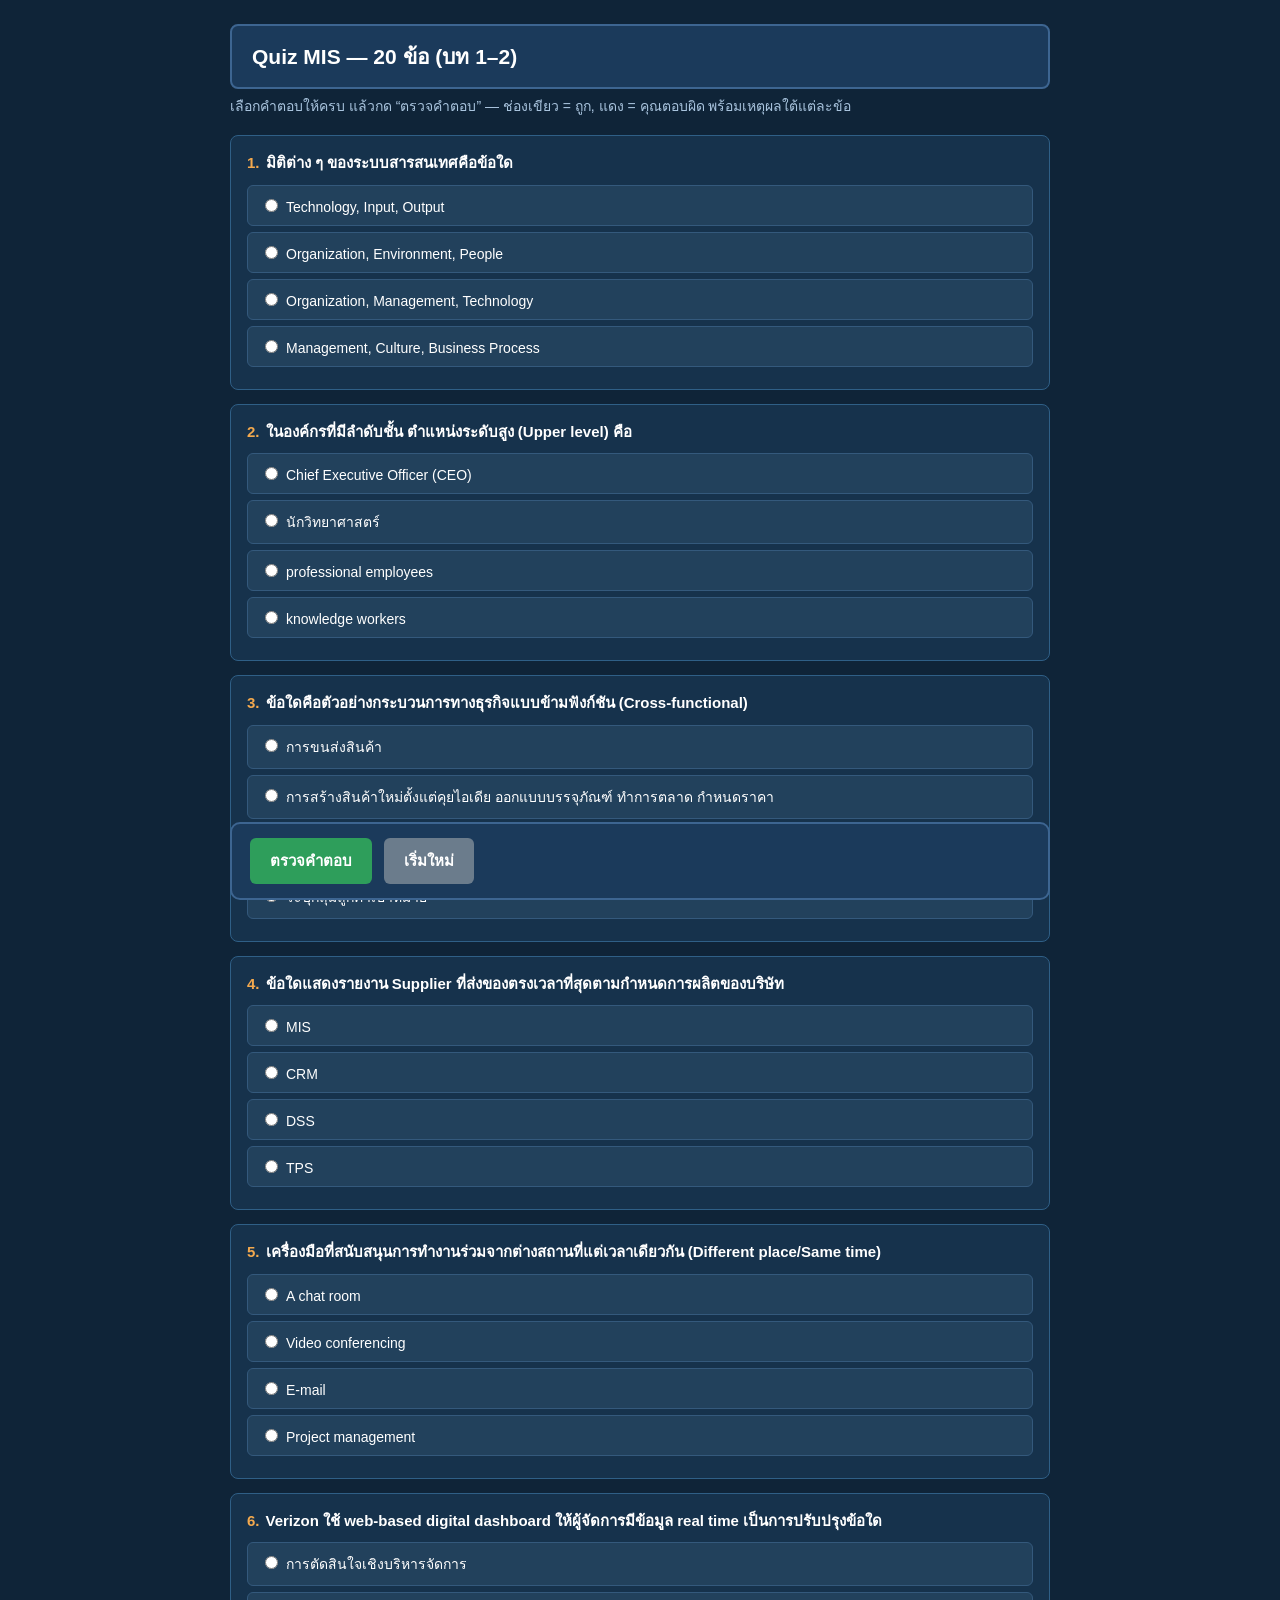
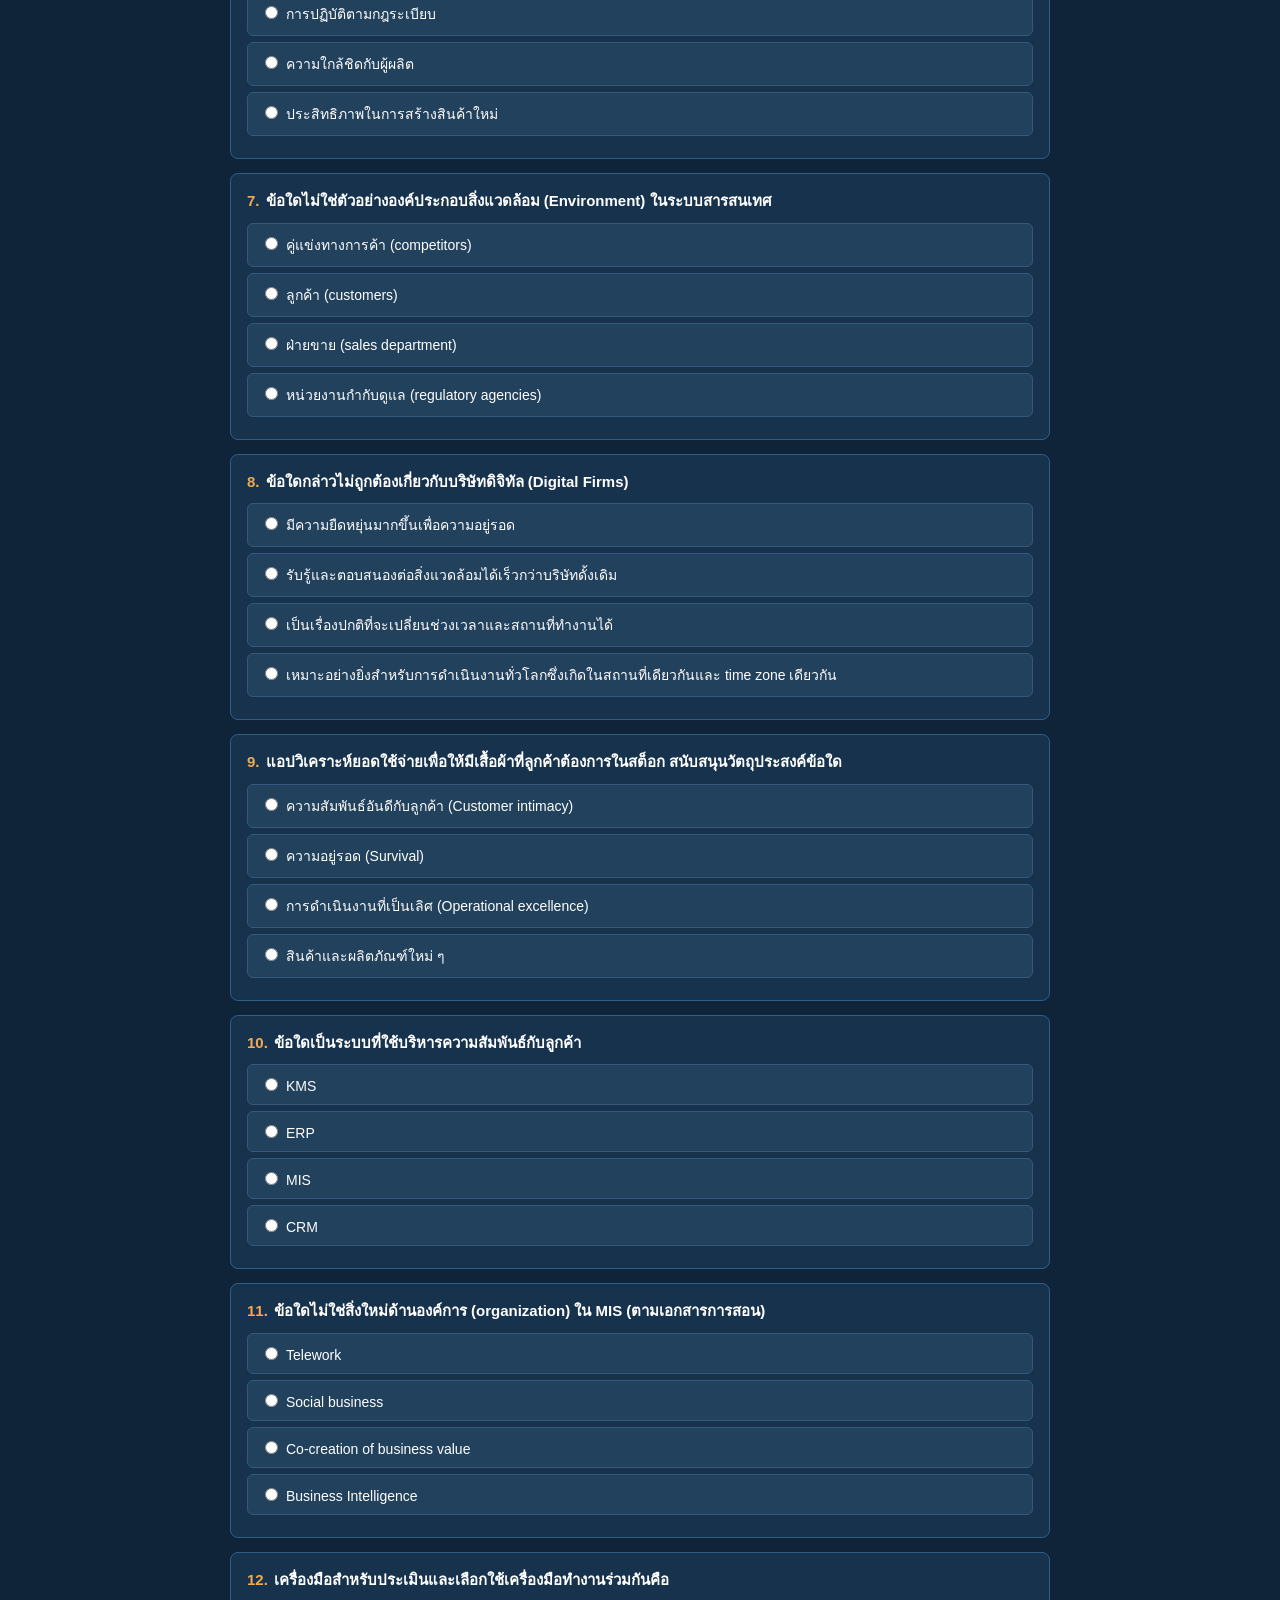
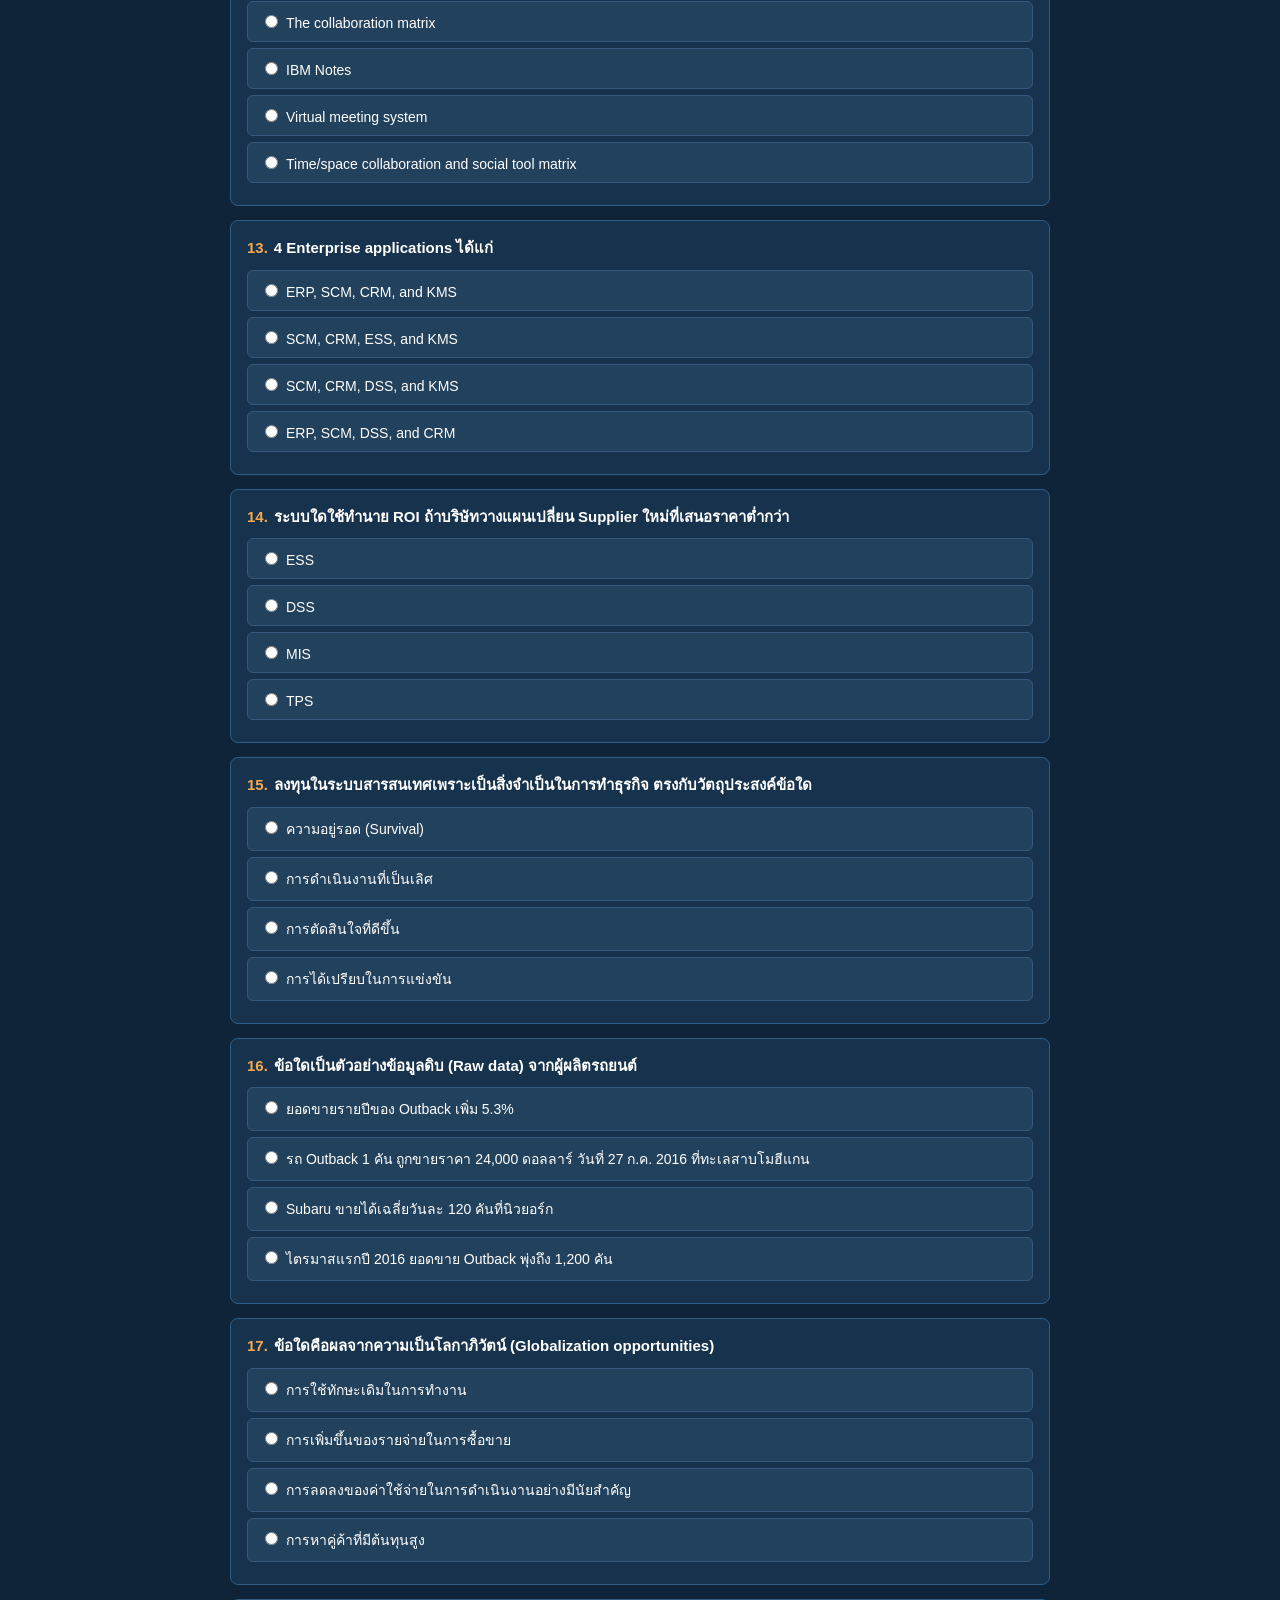
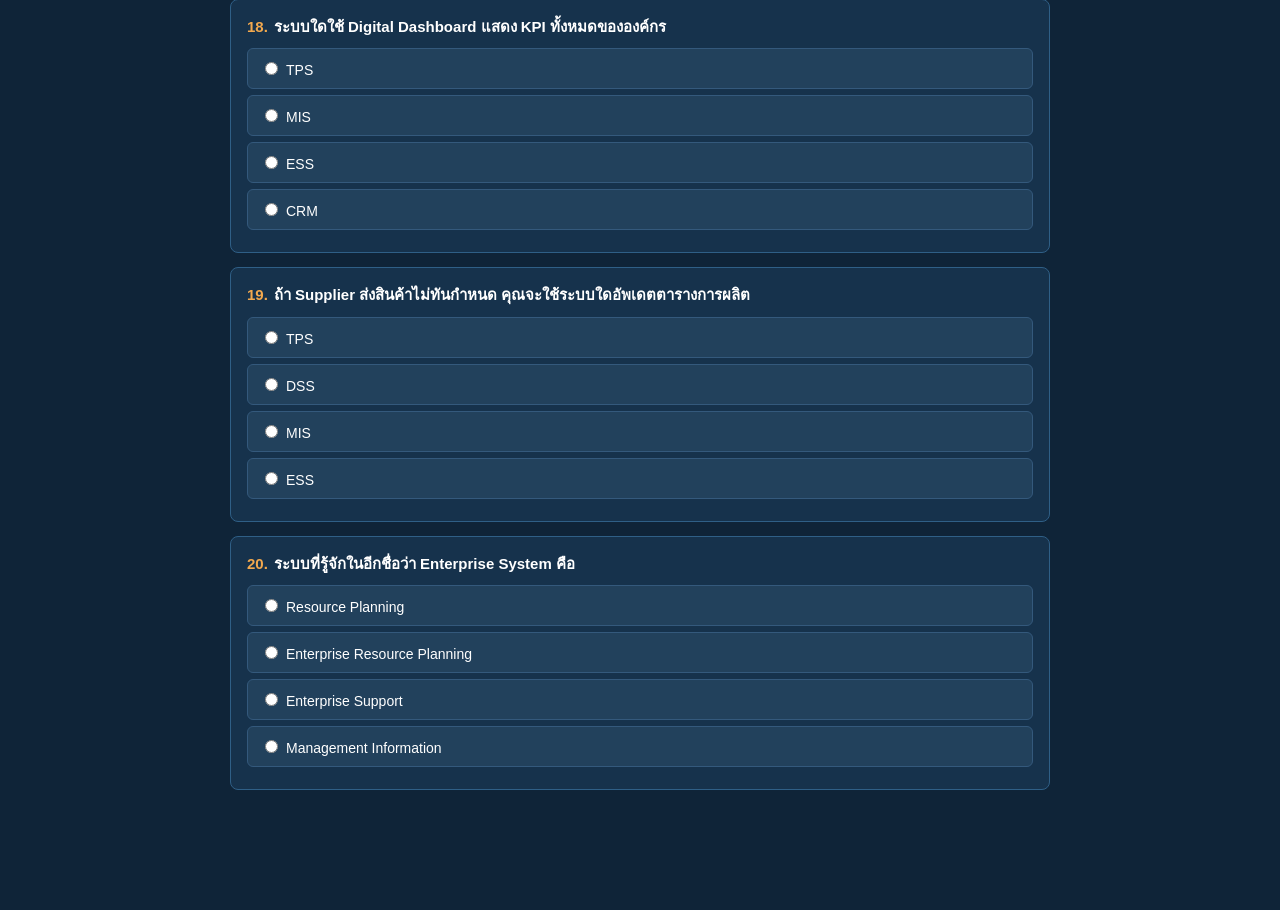
<file: quiz/Quiz-MIS-20ข้อ.html>
<!DOCTYPE html>
<html lang="th">
<head>
<meta charset="UTF-8">
<meta name="viewport" content="width=device-width, initial-scale=1.0">
<title>Quiz MIS 20 ข้อ (บท 1–2)</title>
<style>
  *{box-sizing:border-box;}
  body{font-family:"Segoe UI",Tahoma,sans-serif;background:#0f2438;color:#fff;margin:0;padding:24px;}
  .wrap{max-width:820px;margin:0 auto;}
  h1{background:#1b3a5b;border:2px solid #3d6591;padding:14px 20px;border-radius:8px;font-size:21px;margin:0 0 6px;}
  .sub{color:#a9c4de;margin:0 0 18px;font-size:14px;}
  .q{background:#16324c;border:1px solid #2f5f86;border-radius:8px;padding:16px;margin-bottom:14px;}
  .qtext{font-weight:600;font-size:15px;margin-bottom:10px;line-height:1.5;}
  .qtext .num{color:#f3a94e;margin-right:6px;}
  .opt{display:block;background:#22415c;border:1px solid #34597c;border-radius:6px;padding:10px 12px;margin:6px 0;cursor:pointer;font-size:14px;transition:background .12s;}
  .opt:hover{background:#2b5175;}
  .opt.sel{background:#2f5f86;border-color:#5b90bd;}
  .opt.correct{background:#1e7a45;border-color:#2e9e5b;}
  .opt.wrong{background:#8f3636;border-color:#d05050;}
  .opt input{margin-right:8px;}
  .expl{display:none;margin-top:8px;background:#17402a;border-left:3px solid #2e9e5b;border-radius:4px;padding:8px 12px;font-size:13px;line-height:1.5;}
  .expl.show{display:block;}
  .expl.wrongmark{background:#4a2626;border-left-color:#d05050;}
  .bar{position:sticky;bottom:0;background:#1b3a5b;border:2px solid #3d6591;border-radius:10px;padding:14px 18px;margin-top:18px;display:flex;gap:12px;align-items:center;flex-wrap:wrap;}
  button{border:none;border-radius:6px;padding:11px 20px;font-size:15px;font-weight:600;cursor:pointer;}
  #check{background:#2e9e5b;color:#fff;}
  #reset{background:#6b7c8c;color:#fff;}
  #score{font-size:18px;font-weight:800;}
</style>
</head>
<body>
<div class="wrap">
  <h1>Quiz MIS — 20 ข้อ (บท 1–2)</h1>
  <p class="sub">เลือกคำตอบให้ครบ แล้วกด “ตรวจคำตอบ” — ช่องเขียว = ถูก, แดง = คุณตอบผิด พร้อมเหตุผลใต้แต่ละข้อ</p>
  <div id="quiz"></div>
  <div class="bar">
    <button id="check">ตรวจคำตอบ</button>
    <button id="reset">เริ่มใหม่</button>
    <span id="score"></span>
  </div>
</div>

<script>
const Q = [
 {q:"มิติต่าง ๆ ของระบบสารสนเทศคือข้อใด",
  o:["Technology, Input, Output","Organization, Environment, People","Organization, Management, Technology","Management, Culture, Business Process"],a:2,
  e:"3 มิติของ IS = Organization, Management, Technology (IS เป็นมากกว่าคอมพิวเตอร์)"},
 {q:"ในองค์กรที่มีลำดับชั้น ตำแหน่งระดับสูง (Upper level) คือ",
  o:["Chief Executive Officer (CEO)","นักวิทยาศาสตร์","professional employees","knowledge workers"],a:0,
  e:"ระดับสูง = senior management เช่น CEO ; นักวิทยาศาสตร์/knowledge worker อยู่ระดับกลาง"},
 {q:"ข้อใดคือตัวอย่างกระบวนการทางธุรกิจแบบข้ามฟังก์ชัน (Cross-functional)",
  o:["การขนส่งสินค้า","การสร้างสินค้าใหม่ตั้งแต่คุยไอเดีย ออกแบบบรรจุภัณฑ์ ทำการตลาด กำหนดราคา","การนับสต๊อกสินค้าในคลัง","ระบุกลุ่มลูกค้าเป้าหมาย"],a:1,
  e:"Cross-functional = ข้ามหลายฝ่าย (R&D+ผลิต+การตลาด+การเงิน) ส่วนข้ออื่นอยู่ฝ่ายเดียว"},
 {q:"ข้อใดแสดงรายงาน Supplier ที่ส่งของตรงเวลาที่สุดตามกำหนดการผลิตของบริษัท",
  o:["MIS","CRM","DSS","TPS"],a:0,
  e:"เป็นรายงานสรุป/ประจำจากข้อมูล TPS → MIS (routine/summary report) ระวังสับกับ DSS"},
 {q:"เครื่องมือที่สนับสนุนการทำงานร่วมจากต่างสถานที่แต่เวลาเดียวกัน (Different place/Same time)",
  o:["A chat room","Video conferencing","E-mail","Project management"],a:1,
  e:"Video conferencing = คนละที่แต่เวลาเดียวกัน (real time) ; E-mail = ต่างเวลา"},
 {q:"Verizon ใช้ web-based digital dashboard ให้ผู้จัดการมีข้อมูล real time เป็นการปรับปรุงข้อใด",
  o:["การตัดสินใจเชิงบริหารจัดการ","การปฏิบัติตามกฎระเบียบ","ความใกล้ชิดกับผู้ผลิต","ประสิทธิภาพในการสร้างสินค้าใหม่"],a:0,
  e:"Dashboard ช่วยผู้จัดการ = Improved decision making (การตัดสินใจดีขึ้น)"},
 {q:"ข้อใดไม่ใช่ตัวอย่างองค์ประกอบสิ่งแวดล้อม (Environment) ในระบบสารสนเทศ",
  o:["คู่แข่งทางการค้า (competitors)","ลูกค้า (customers)","ฝ่ายขาย (sales department)","หน่วยงานกำกับดูแล (regulatory agencies)"],a:2,
  e:"ฝ่ายขายอยู่ 'ภายใน' องค์กร ไม่ใช่ environment ; คู่แข่ง/ลูกค้า/หน่วยงานกำกับ = ภายนอก"},
 {q:"ข้อใดกล่าวไม่ถูกต้องเกี่ยวกับบริษัทดิจิทัล (Digital Firms)",
  o:["มีความยืดหยุ่นมากขึ้นเพื่อความอยู่รอด","รับรู้และตอบสนองต่อสิ่งแวดล้อมได้เร็วกว่าบริษัทดั้งเดิม","เป็นเรื่องปกติที่จะเปลี่ยนช่วงเวลาและสถานที่ทำงานได้","เหมาะอย่างยิ่งสำหรับการดำเนินงานทั่วโลกซึ่งเกิดในสถานที่เดียวกันและ time zone เดียวกัน"],a:3,
  e:"ผิด! บริษัทดิจิทัลเหมาะกับงานที่อยู่ 'คนละสถานที่ คนละ time zone' (remote/global) ต่างหาก"},
 {q:"แอปวิเคราะห์ยอดใช้จ่ายเพื่อให้มีเสื้อผ้าที่ลูกค้าต้องการในสต็อก สนับสนุนวัตถุประสงค์ข้อใด",
  o:["ความสัมพันธ์อันดีกับลูกค้า (Customer intimacy)","ความอยู่รอด (Survival)","การดำเนินงานที่เป็นเลิศ (Operational excellence)","สินค้าและผลิตภัณฑ์ใหม่ ๆ"],a:2,
  e:"เน้นการจัดการสต็อก/ประสิทธิภาพการเติมสินค้า = Operational excellence"},
 {q:"ข้อใดเป็นระบบที่ใช้บริหารความสัมพันธ์กับลูกค้า",
  o:["KMS","ERP","MIS","CRM"],a:3,
  e:"CRM = Customer Relationship Management"},
 {q:"ข้อใดไม่ใช่สิ่งใหม่ด้านองค์การ (organization) ใน MIS (ตามเอกสารการสอน)",
  o:["Telework","Social business","Co-creation of business value","Business Intelligence"],a:3,
  e:"Business Intelligence อยู่ในด้าน 'การจัดการ (management)' ไม่ใช่ด้านองค์การ"},
 {q:"เครื่องมือสำหรับประเมินและเลือกใช้เครื่องมือทำงานร่วมกันคือ",
  o:["The collaboration matrix","IBM Notes","Virtual meeting system","Time/space collaboration and social tool matrix"],a:3,
  e:"Time/Space collaboration and social tool matrix ใช้เลือกเครื่องมือตามมิติเวลา×สถานที่"},
 {q:"4 Enterprise applications ได้แก่",
  o:["ERP, SCM, CRM, and KMS","SCM, CRM, ESS, and KMS","SCM, CRM, DSS, and KMS","ERP, SCM, DSS, and CRM"],a:0,
  e:"Enterprise apps = ERP, SCM, CRM, KMS (DSS/ESS ไม่ใช่ enterprise application)"},
 {q:"ระบบใดใช้ทำนาย ROI ถ้าบริษัทวางแผนเปลี่ยน Supplier ใหม่ที่เสนอราคาต่ำกว่า",
  o:["ESS","DSS","MIS","TPS"],a:1,
  e:"การจำลอง what-if/ทำนายผล = DSS (Decision Support System)"},
 {q:"ลงทุนในระบบสารสนเทศเพราะเป็นสิ่งจำเป็นในการทำธุรกิจ ตรงกับวัตถุประสงค์ข้อใด",
  o:["ความอยู่รอด (Survival)","การดำเนินงานที่เป็นเลิศ","การตัดสินใจที่ดีขึ้น","การได้เปรียบในการแข่งขัน"],a:0,
  e:"'สิ่งจำเป็นในการทำธุรกิจ' = Survival (business necessity)"},
 {q:"ข้อใดเป็นตัวอย่างข้อมูลดิบ (Raw data) จากผู้ผลิตรถยนต์",
  o:["ยอดขายรายปีของ Outback เพิ่ม 5.3%","รถ Outback 1 คัน ถูกขายราคา 24,000 ดอลลาร์ วันที่ 27 ก.ค. 2016 ที่ทะเลสาบโมฮีแกน","Subaru ขายได้เฉลี่ยวันละ 120 คันที่นิวยอร์ก","ไตรมาสแรกปี 2016 ยอดขาย Outback พุ่งถึง 1,200 คัน"],a:1,
  e:"Raw data = ข้อเท็จจริงดิบรายการเดียว (1 ธุรกรรม) ; ข้ออื่นผ่านการประมวลผล/สรุปแล้ว = information"},
 {q:"ข้อใดคือผลจากความเป็นโลกาภิวัตน์ (Globalization opportunities)",
  o:["การใช้ทักษะเดิมในการทำงาน","การเพิ่มขึ้นของรายจ่ายในการซื้อขาย","การลดลงของค่าใช้จ่ายในการดำเนินงานอย่างมีนัยสำคัญ","การหาคู่ค้าที่มีต้นทุนสูง"],a:2,
  e:"โลกาภิวัตน์ + IS = ลดต้นทุนดำเนินงาน/ธุรกรรมทั่วโลกอย่างมาก"},
 {q:"ระบบใดใช้ Digital Dashboard แสดง KPI ทั้งหมดขององค์กร",
  o:["TPS","MIS","ESS","CRM"],a:2,
  e:"Dashboard ภาพรวมทั้งองค์กรสำหรับผู้บริหารสูง = ESS"},
 {q:"ถ้า Supplier ส่งสินค้าไม่ทันกำหนด คุณจะใช้ระบบใดอัพเดตตารางการผลิต",
  o:["TPS","DSS","MIS","ESS"],a:0,
  e:"จารเฉลยมาแบบนั้น TPS (Transaction Processing System) อัพเดตข้อมูลธุรกรรม/การผลิตทันที"},
 {q:"ระบบที่รู้จักในอีกชื่อว่า Enterprise System คือ",
  o:["Resource Planning","Enterprise Resource Planning","Enterprise Support","Management Information"],a:1,
  e:"Enterprise System = Enterprise Resource Planning (ERP)"}
];

const quiz = document.getElementById("quiz");
Q.forEach((item,qi)=>{
  const div=document.createElement("div");
  div.className="q";
  let opts="";
  item.o.forEach((o,oi)=>{
    opts+=`<label class="opt" data-q="${qi}" data-o="${oi}"><input type="radio" name="q${qi}" value="${oi}">${o}</label>`;
  });
  div.innerHTML=`<div class="qtext"><span class="num">${qi+1}.</span>${item.q}</div>${opts}<div class="expl" id="e${qi}"></div>`;
  quiz.appendChild(div);
});

quiz.addEventListener("click",e=>{
  const lab=e.target.closest(".opt");
  if(!lab) return;
  const qi=lab.dataset.q;
  document.querySelectorAll(`.opt[data-q="${qi}"]`).forEach(l=>l.classList.remove("sel"));
  lab.classList.add("sel");
  lab.querySelector("input").checked=true;
});

document.getElementById("check").addEventListener("click",()=>{
  let score=0, answered=0;
  Q.forEach((item,qi)=>{
    const sel=document.querySelector(`input[name="q${qi}"]:checked`);
    const opts=document.querySelectorAll(`.opt[data-q="${qi}"]`);
    opts.forEach(o=>o.classList.remove("correct","wrong"));
    const expl=document.getElementById("e"+qi);
    expl.classList.add("show");
    expl.classList.remove("wrongmark");
    opts[item.a].classList.add("correct");
    if(sel){
      answered++;
      const chosen=parseInt(sel.value);
      if(chosen===item.a){ score++; }
      else{ opts[chosen].classList.add("wrong"); expl.classList.add("wrongmark"); }
    }
    expl.innerHTML=`✅ คำตอบ: <b>${item.o[item.a]}</b><br>${item.e}`;
  });
  const s=document.getElementById("score");
  s.textContent=`คะแนน: ${score} / 20`;
  s.style.color = score>=16 ? "#7ee6a5" : score>=10 ? "#ffd98a" : "#ff9a9a";
  if(score===20) s.textContent+="  🎉 เต็ม!";
  window.scrollTo({top:0,behavior:"smooth"});
});

document.getElementById("reset").addEventListener("click",()=>{
  document.querySelectorAll("input[type=radio]").forEach(r=>r.checked=false);
  document.querySelectorAll(".opt").forEach(o=>o.classList.remove("sel","correct","wrong"));
  document.querySelectorAll(".expl").forEach(x=>x.classList.remove("show","wrongmark"));
  document.getElementById("score").textContent="";
  window.scrollTo({top:0,behavior:"smooth"});
});
</script>
</body>
</html>
</file>
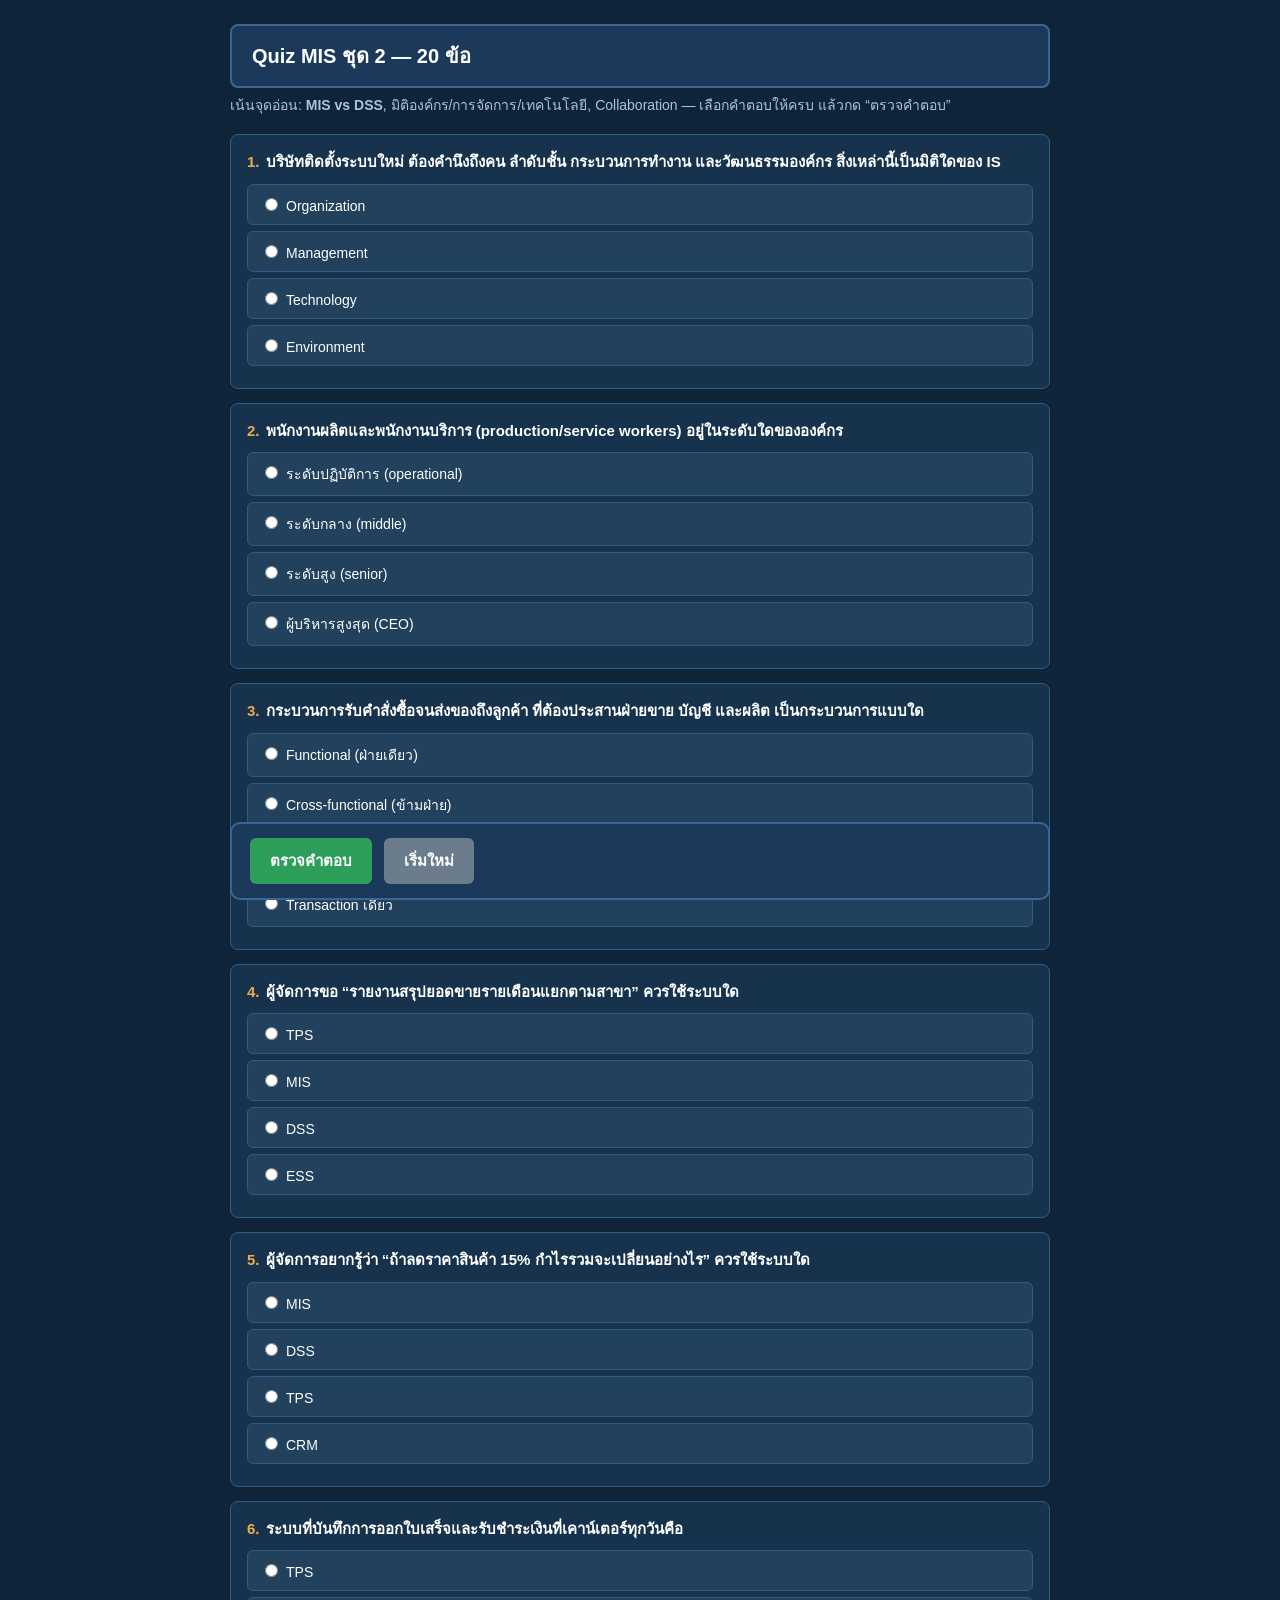
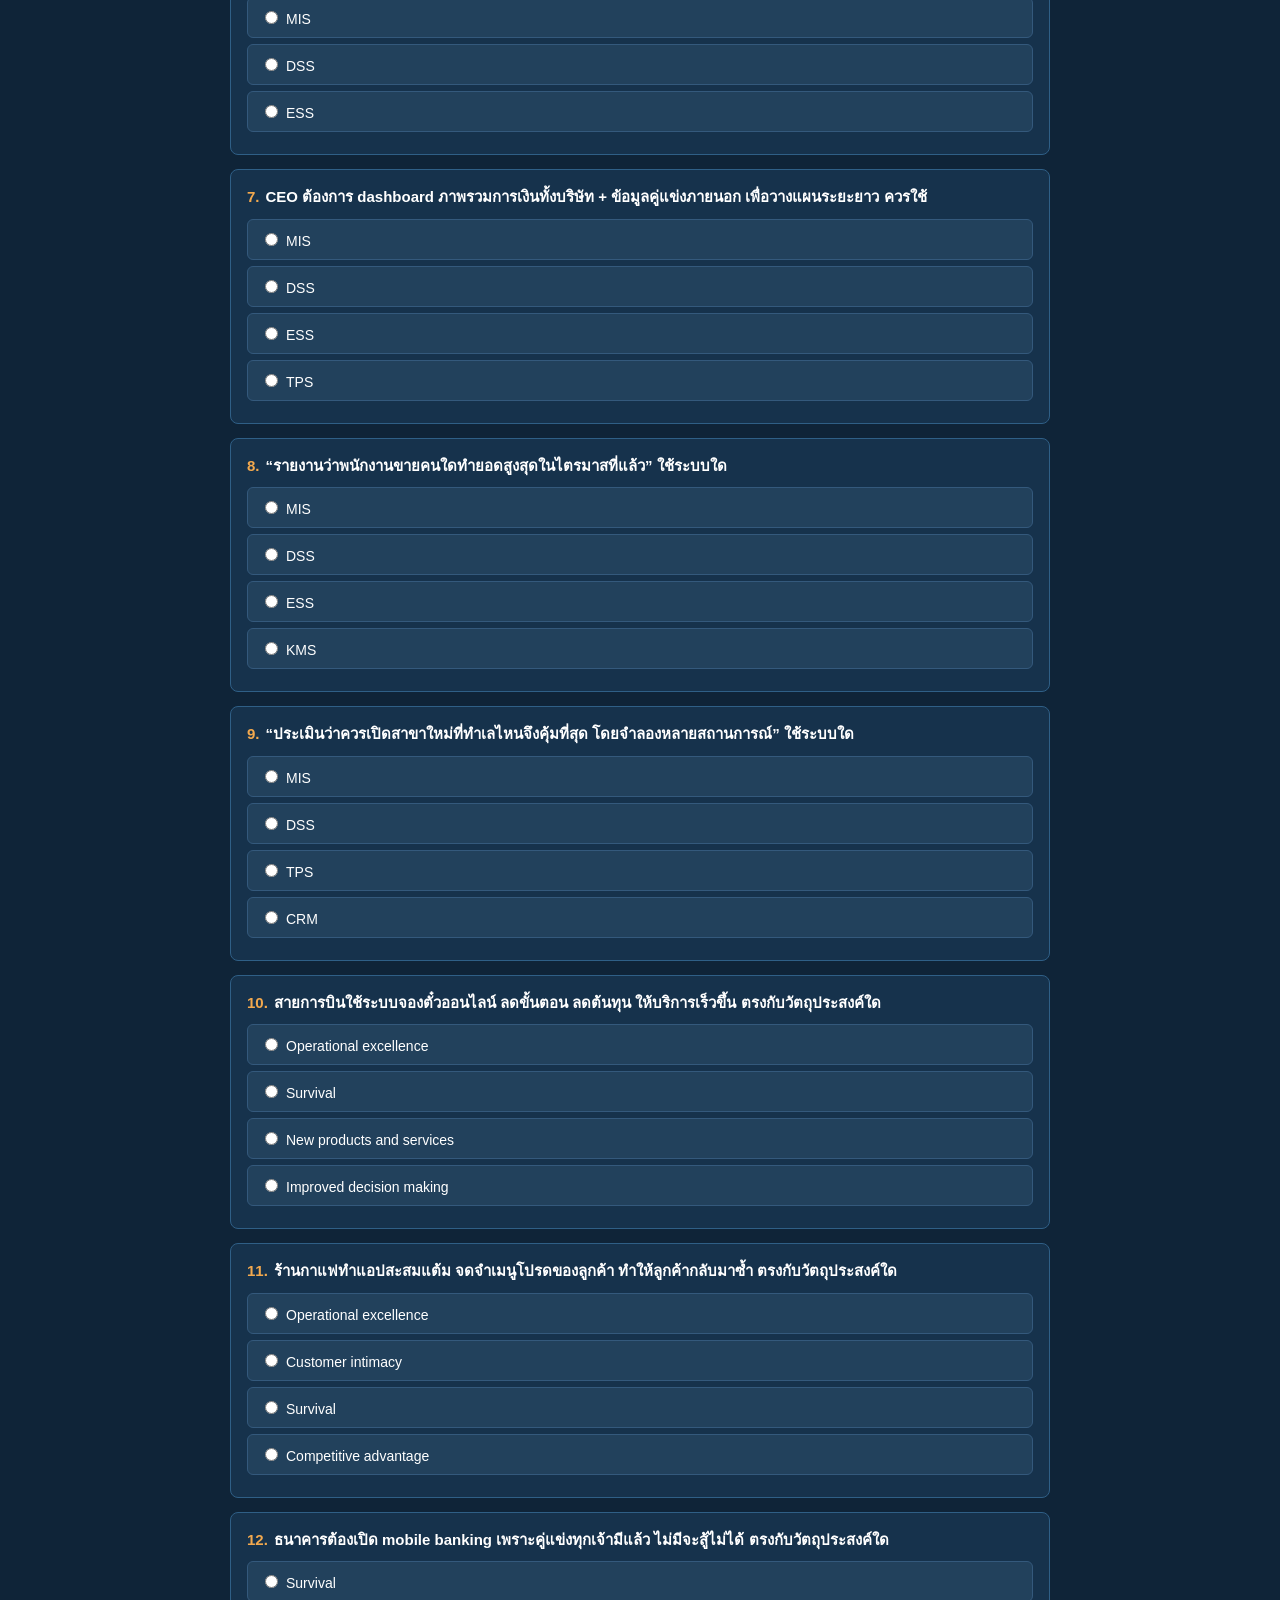
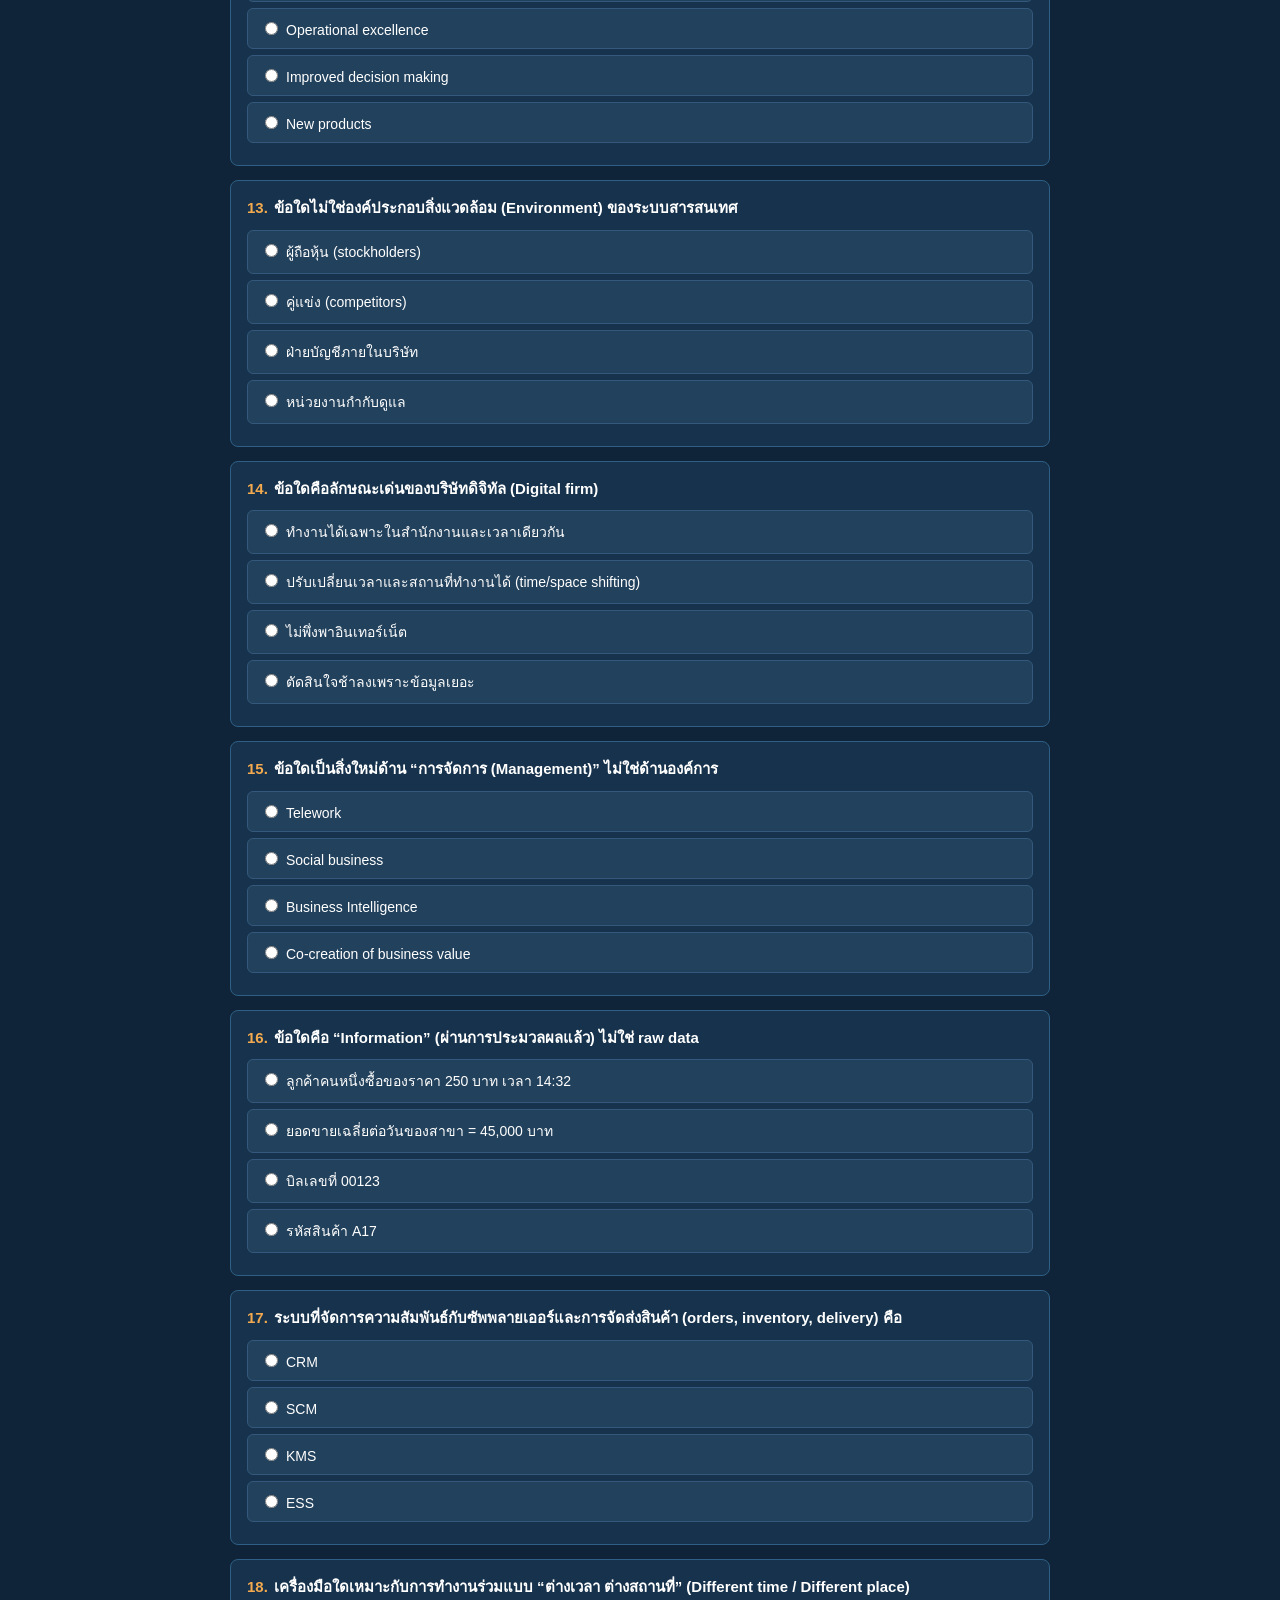
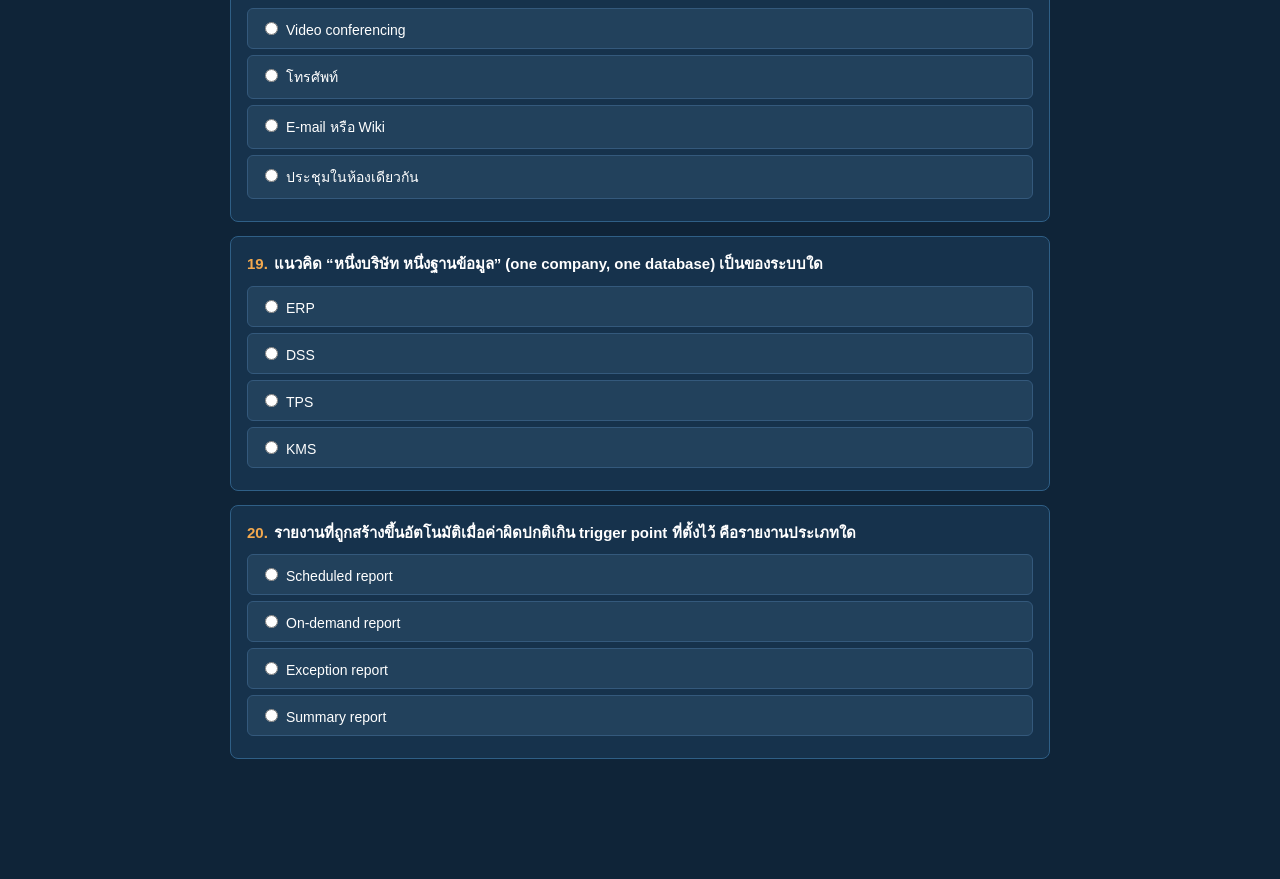
<file: quiz/Quiz-MIS-ชุด2-20ข้อ.html>
<!DOCTYPE html>
<html lang="th">
<head>
<meta charset="UTF-8">
<meta name="viewport" content="width=device-width, initial-scale=1.0">
<title>Quiz MIS ชุด 2 — 20 ข้อ (เน้น MIS/DSS + มิติ + Collaboration)</title>
<style>
  *{box-sizing:border-box;}
  body{font-family:"Segoe UI",Tahoma,sans-serif;background:#0f2438;color:#fff;margin:0;padding:24px;}
  .wrap{max-width:820px;margin:0 auto;}
  h1{background:#1b3a5b;border:2px solid #3d6591;padding:14px 20px;border-radius:8px;font-size:20px;margin:0 0 6px;}
  .sub{color:#a9c4de;margin:0 0 18px;font-size:14px;}
  .tag{display:inline-block;font-size:11px;font-weight:700;padding:2px 8px;border-radius:10px;margin-bottom:8px;background:#2f5f86;color:#cfe3f5;}
  .tag.hot{background:#8a5a1e;color:#ffd9a0;}
  .q{background:#16324c;border:1px solid #2f5f86;border-radius:8px;padding:16px;margin-bottom:14px;}
  .qtext{font-weight:600;font-size:15px;margin-bottom:10px;line-height:1.5;}
  .qtext .num{color:#f3a94e;margin-right:6px;}
  .opt{display:block;background:#22415c;border:1px solid #34597c;border-radius:6px;padding:10px 12px;margin:6px 0;cursor:pointer;font-size:14px;transition:background .12s;}
  .opt:hover{background:#2b5175;}
  .opt.sel{background:#2f5f86;border-color:#5b90bd;}
  .opt.correct{background:#1e7a45;border-color:#2e9e5b;}
  .opt.wrong{background:#8f3636;border-color:#d05050;}
  .opt input{margin-right:8px;}
  .expl{display:none;margin-top:8px;background:#17402a;border-left:3px solid #2e9e5b;border-radius:4px;padding:8px 12px;font-size:13px;line-height:1.5;}
  .expl.show{display:block;}
  .expl.wrongmark{background:#4a2626;border-left-color:#d05050;}
  .bar{position:sticky;bottom:0;background:#1b3a5b;border:2px solid #3d6591;border-radius:10px;padding:14px 18px;margin-top:18px;display:flex;gap:12px;align-items:center;flex-wrap:wrap;}
  button{border:none;border-radius:6px;padding:11px 20px;font-size:15px;font-weight:600;cursor:pointer;}
  #check{background:#2e9e5b;color:#fff;}
  #reset{background:#6b7c8c;color:#fff;}
  #score{font-size:18px;font-weight:800;}
</style>
</head>
<body>
<div class="wrap">
  <h1>Quiz MIS ชุด 2 — 20 ข้อ</h1>
  <p class="sub">เน้นจุดอ่อน: <b>MIS vs DSS</b>, มิติองค์กร/การจัดการ/เทคโนโลยี, Collaboration — เลือกคำตอบให้ครบ แล้วกด “ตรวจคำตอบ”</p>
  <div id="quiz"></div>
  <div class="bar">
    <button id="check">ตรวจคำตอบ</button>
    <button id="reset">เริ่มใหม่</button>
    <span id="score"></span>
  </div>
</div>

<script>
const Q = [
 {t:"มิติของ IS",q:"บริษัทติดตั้งระบบใหม่ ต้องคำนึงถึงคน ลำดับชั้น กระบวนการทำงาน และวัฒนธรรมองค์กร สิ่งเหล่านี้เป็นมิติใดของ IS",
  o:["Organization","Management","Technology","Environment"],a:0,
  e:"คน/ลำดับชั้น/กระบวนการ/วัฒนธรรม = มิติ Organization"},
 {t:"ลำดับชั้นองค์กร",q:"พนักงานผลิตและพนักงานบริการ (production/service workers) อยู่ในระดับใดขององค์กร",
  o:["ระดับปฏิบัติการ (operational)","ระดับกลาง (middle)","ระดับสูง (senior)","ผู้บริหารสูงสุด (CEO)"],a:0,
  e:"production/service workers ทำงานระดับปฏิบัติการ ; knowledge/data worker อยู่ระดับกลาง"},
 {t:"Business process",q:"กระบวนการรับคำสั่งซื้อจนส่งของถึงลูกค้า ที่ต้องประสานฝ่ายขาย บัญชี และผลิต เป็นกระบวนการแบบใด",
  o:["Functional (ฝ่ายเดียว)","Cross-functional (ข้ามฝ่าย)","Routine เดี่ยว","Transaction เดี่ยว"],a:1,
  e:"Order fulfillment ต้องประสานหลายฝ่าย = Cross-functional business process"},
 {t:"🔥 MIS vs DSS",q:"ผู้จัดการขอ “รายงานสรุปยอดขายรายเดือนแยกตามสาขา” ควรใช้ระบบใด",
  o:["TPS","MIS","DSS","ESS"],a:1,hot:true,
  e:"รายงานสรุปสิ่งที่เกิดขึ้นแล้ว (routine report) = MIS"},
 {t:"🔥 MIS vs DSS",q:"ผู้จัดการอยากรู้ว่า “ถ้าลดราคาสินค้า 15% กำไรรวมจะเปลี่ยนอย่างไร” ควรใช้ระบบใด",
  o:["MIS","DSS","TPS","CRM"],a:1,hot:true,
  e:"มีคำว่า “ถ้า...” = what-if simulation = DSS"},
 {t:"TPS",q:"ระบบที่บันทึกการออกใบเสร็จและรับชำระเงินที่เคาน์เตอร์ทุกวันคือ",
  o:["TPS","MIS","DSS","ESS"],a:0,
  e:"บันทึกธุรกรรมประจำวัน = TPS"},
 {t:"ESS",q:"CEO ต้องการ dashboard ภาพรวมการเงินทั้งบริษัท + ข้อมูลคู่แข่งภายนอก เพื่อวางแผนระยะยาว ควรใช้",
  o:["MIS","DSS","ESS","TPS"],a:2,
  e:"ผู้บริหารสูง + ภาพรวมทั้งองค์กร + ข้อมูลภายนอก + กลยุทธ์ = ESS"},
 {t:"🔥 MIS vs DSS",q:"“รายงานว่าพนักงานขายคนใดทำยอดสูงสุดในไตรมาสที่แล้ว” ใช้ระบบใด",
  o:["MIS","DSS","ESS","KMS"],a:0,hot:true,
  e:"ดูผลย้อนหลังที่เกิดขึ้นแล้ว (report) = MIS (ไม่ใช่ DSS เพราะไม่มีการจำลอง/ตัดสินใจ)"},
 {t:"🔥 MIS vs DSS",q:"“ประเมินว่าควรเปิดสาขาใหม่ที่ทำเลไหนจึงคุ้มที่สุด โดยจำลองหลายสถานการณ์” ใช้ระบบใด",
  o:["MIS","DSS","TPS","CRM"],a:1,hot:true,
  e:"ต้องจำลองหลายสถานการณ์เพื่อตัดสินใจ (non-routine) = DSS"},
 {t:"วัตถุประสงค์เชิงกลยุทธ์",q:"สายการบินใช้ระบบจองตั๋วออนไลน์ ลดขั้นตอน ลดต้นทุน ให้บริการเร็วขึ้น ตรงกับวัตถุประสงค์ใด",
  o:["Operational excellence","Survival","New products and services","Improved decision making"],a:0,
  e:"ลดต้นทุน/ขั้นตอน/เร็วขึ้น = Operational excellence"},
 {t:"วัตถุประสงค์เชิงกลยุทธ์",q:"ร้านกาแฟทำแอปสะสมแต้ม จดจำเมนูโปรดของลูกค้า ทำให้ลูกค้ากลับมาซ้ำ ตรงกับวัตถุประสงค์ใด",
  o:["Operational excellence","Customer intimacy","Survival","Competitive advantage"],a:1,
  e:"สร้างความผูกพัน/ลูกค้ากลับมาซ้ำ = Customer & supplier intimacy"},
 {t:"วัตถุประสงค์เชิงกลยุทธ์",q:"ธนาคารต้องเปิด mobile banking เพราะคู่แข่งทุกเจ้ามีแล้ว ไม่มีจะสู้ไม่ได้ ตรงกับวัตถุประสงค์ใด",
  o:["Survival","Operational excellence","Improved decision making","New products"],a:0,
  e:"“ไม่ทำแล้วสู้ไม่ได้ / ตามคู่แข่ง” = Survival"},
 {t:"Environment",q:"ข้อใดไม่ใช่องค์ประกอบสิ่งแวดล้อม (Environment) ของระบบสารสนเทศ",
  o:["ผู้ถือหุ้น (stockholders)","คู่แข่ง (competitors)","ฝ่ายบัญชีภายในบริษัท","หน่วยงานกำกับดูแล"],a:2,
  e:"ฝ่ายบัญชีอยู่ภายในองค์กร ไม่ใช่ environment ; ที่เหลือเป็นปัจจัยภายนอก"},
 {t:"Digital firm",q:"ข้อใดคือลักษณะเด่นของบริษัทดิจิทัล (Digital firm)",
  o:["ทำงานได้เฉพาะในสำนักงานและเวลาเดียวกัน","ปรับเปลี่ยนเวลาและสถานที่ทำงานได้ (time/space shifting)","ไม่พึ่งพาอินเทอร์เน็ต","ตัดสินใจช้าลงเพราะข้อมูลเยอะ"],a:1,
  e:"Digital firm เด่นเรื่อง time shifting + space shifting (ทำงานได้ทุกที่ทุกเวลา)"},
 {t:"🔥 มิติ Management vs Organization",q:"ข้อใดเป็นสิ่งใหม่ด้าน “การจัดการ (Management)” ไม่ใช่ด้านองค์การ",
  o:["Telework","Social business","Business Intelligence","Co-creation of business value"],a:2,hot:true,
  e:"BI = เครื่องมือช่วยผู้จัดการวิเคราะห์/ตัดสินใจ = ด้าน Management ; Telework/Social business/Co-creation = ด้าน Organization"},
 {t:"Data vs Information",q:"ข้อใดคือ “Information” (ผ่านการประมวลผลแล้ว) ไม่ใช่ raw data",
  o:["ลูกค้าคนหนึ่งซื้อของราคา 250 บาท เวลา 14:32","ยอดขายเฉลี่ยต่อวันของสาขา = 45,000 บาท","บิลเลขที่ 00123","รหัสสินค้า A17"],a:1,
  e:"“ค่าเฉลี่ย” = ผ่านการประมวลผล = Information ; ที่เหลือเป็นข้อเท็จจริงดิบเดี่ยวๆ = raw data"},
 {t:"Enterprise apps",q:"ระบบที่จัดการความสัมพันธ์กับซัพพลายเออร์และการจัดส่งสินค้า (orders, inventory, delivery) คือ",
  o:["CRM","SCM","KMS","ESS"],a:1,
  e:"จัดการซัพพลายเออร์/การจัดส่ง = SCM (Supply Chain Management)"},
 {t:"🔥 Collaboration",q:"เครื่องมือใดเหมาะกับการทำงานร่วมแบบ “ต่างเวลา ต่างสถานที่” (Different time / Different place)",
  o:["Video conferencing","โทรศัพท์","E-mail หรือ Wiki","ประชุมในห้องเดียวกัน"],a:2,hot:true,
  e:"ต่างเวลา = ทิ้งข้อความไว้ให้อ่านทีหลัง = E-mail/Wiki ; Video conf/โทรศัพท์ = เวลาเดียวกัน"},
 {t:"Enterprise System",q:"แนวคิด “หนึ่งบริษัท หนึ่งฐานข้อมูล” (one company, one database) เป็นของระบบใด",
  o:["ERP","DSS","TPS","KMS"],a:0,
  e:"รวมข้อมูลทุกฝ่ายไว้ฐานเดียว = ERP (Enterprise System)"},
 {t:"MIS report",q:"รายงานที่ถูกสร้างขึ้นอัตโนมัติเมื่อค่าผิดปกติเกิน trigger point ที่ตั้งไว้ คือรายงานประเภทใด",
  o:["Scheduled report","On-demand report","Exception report","Summary report"],a:2,
  e:"สร้างอัตโนมัติเมื่อผิดปกติตาม trigger point = Exception report"}
];

const quiz=document.getElementById("quiz");
Q.forEach((item,qi)=>{
  const div=document.createElement("div");
  div.className="q";
  let opts="";
  item.o.forEach((o,oi)=>{opts+=`<label class="opt" data-q="${qi}" data-o="${oi}"><input type="radio" name="q${qi}" value="${oi}">${o}</label>`;});
  div.innerHTML=`<div class="qtext"><span class="num">${qi+1}.</span>${item.q}</div>${opts}<div class="expl" id="e${qi}"></div>`;
  quiz.appendChild(div);
});

quiz.addEventListener("click",e=>{
  const lab=e.target.closest(".opt"); if(!lab) return;
  const qi=lab.dataset.q;
  document.querySelectorAll(`.opt[data-q="${qi}"]`).forEach(l=>l.classList.remove("sel"));
  lab.classList.add("sel"); lab.querySelector("input").checked=true;
});

document.getElementById("check").addEventListener("click",()=>{
  let score=0;
  Q.forEach((item,qi)=>{
    const sel=document.querySelector(`input[name="q${qi}"]:checked`);
    const opts=document.querySelectorAll(`.opt[data-q="${qi}"]`);
    opts.forEach(o=>o.classList.remove("correct","wrong"));
    const expl=document.getElementById("e"+qi);
    expl.classList.add("show"); expl.classList.remove("wrongmark");
    opts[item.a].classList.add("correct");
    if(sel){
      const c=parseInt(sel.value);
      if(c===item.a) score++;
      else{ opts[c].classList.add("wrong"); expl.classList.add("wrongmark"); }
    }
    expl.innerHTML=`✅ คำตอบ: <b>${item.o[item.a]}</b><br>${item.e}`;
  });
  const s=document.getElementById("score");
  s.textContent=`คะแนน: ${score} / 20`;
  s.style.color= score>=16?"#7ee6a5":score>=10?"#ffd98a":"#ff9a9a";
  if(score===20) s.textContent+="  🎉 เต็ม!";
  window.scrollTo({top:0,behavior:"smooth"});
});

document.getElementById("reset").addEventListener("click",()=>{
  document.querySelectorAll("input[type=radio]").forEach(r=>r.checked=false);
  document.querySelectorAll(".opt").forEach(o=>o.classList.remove("sel","correct","wrong"));
  document.querySelectorAll(".expl").forEach(x=>x.classList.remove("show","wrongmark"));
  document.getElementById("score").textContent="";
  window.scrollTo({top:0,behavior:"smooth"});
});
</script>
</body>
</html>
</file>
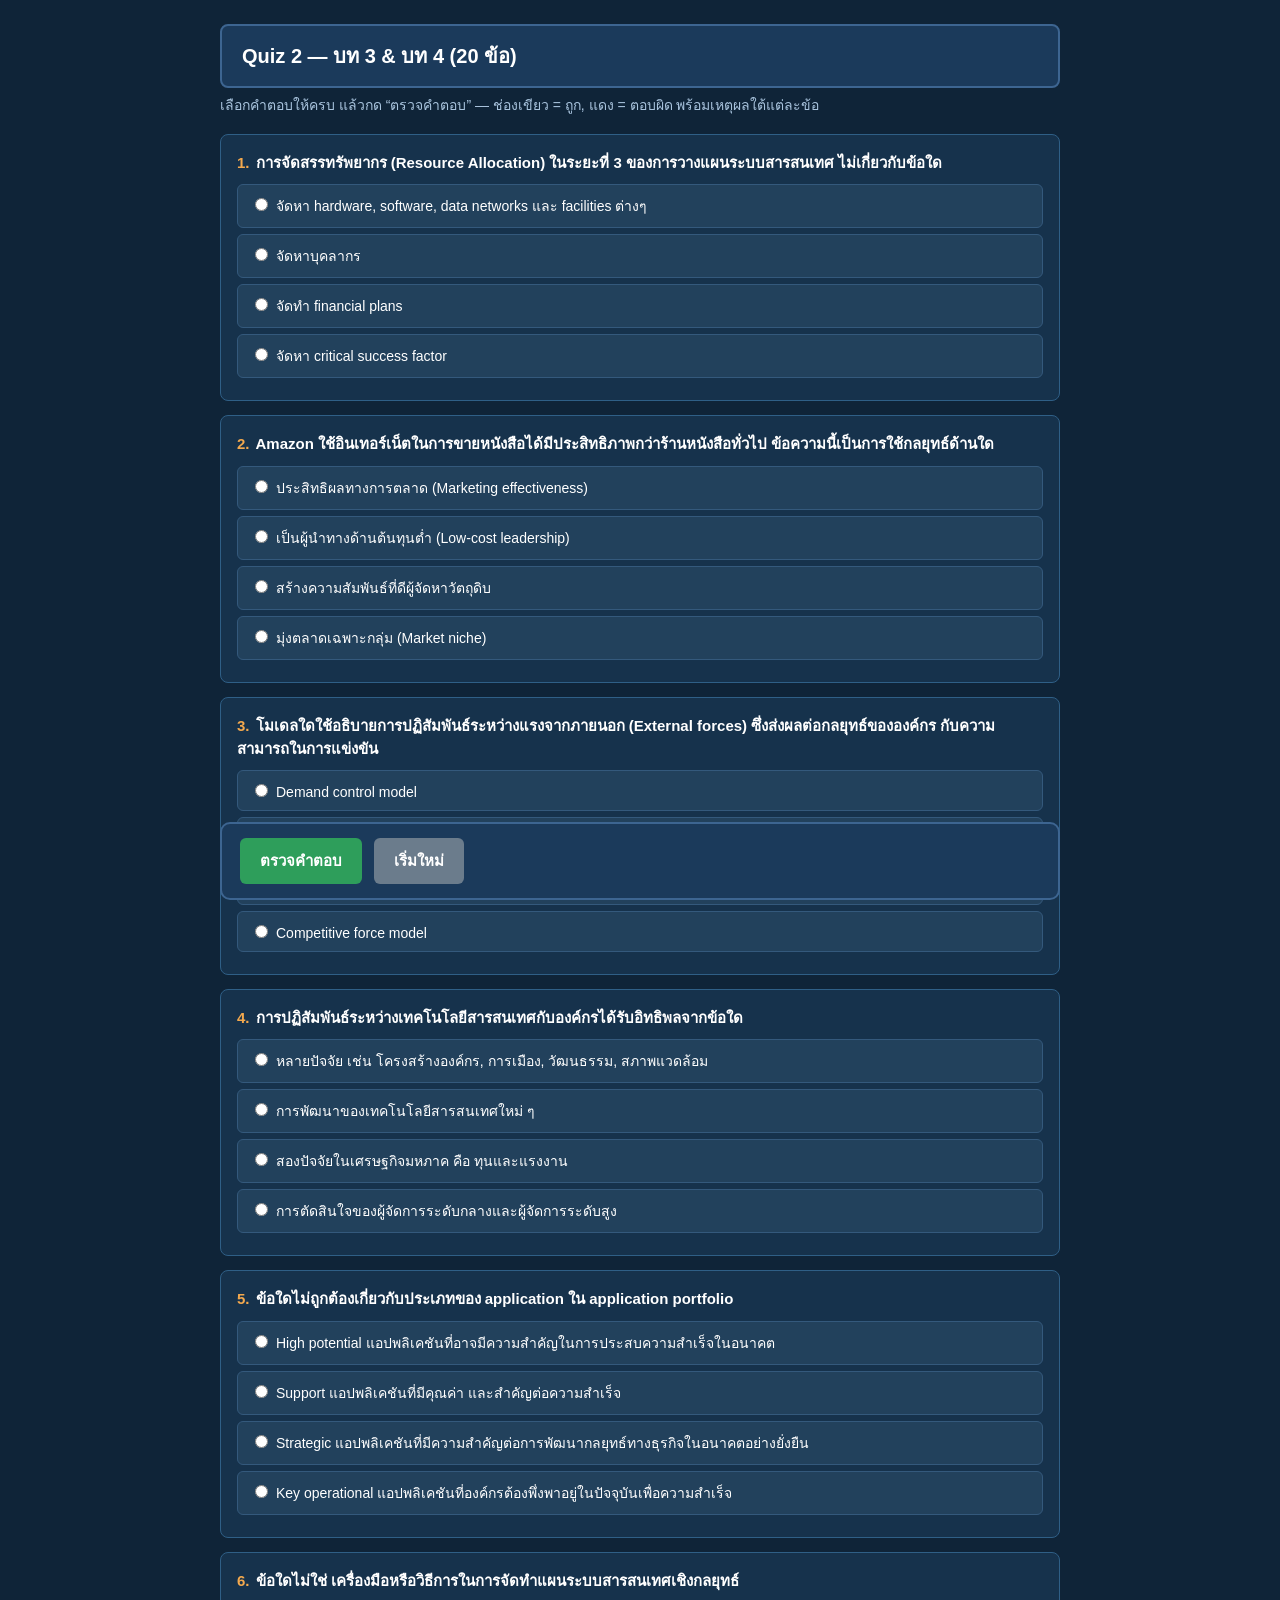
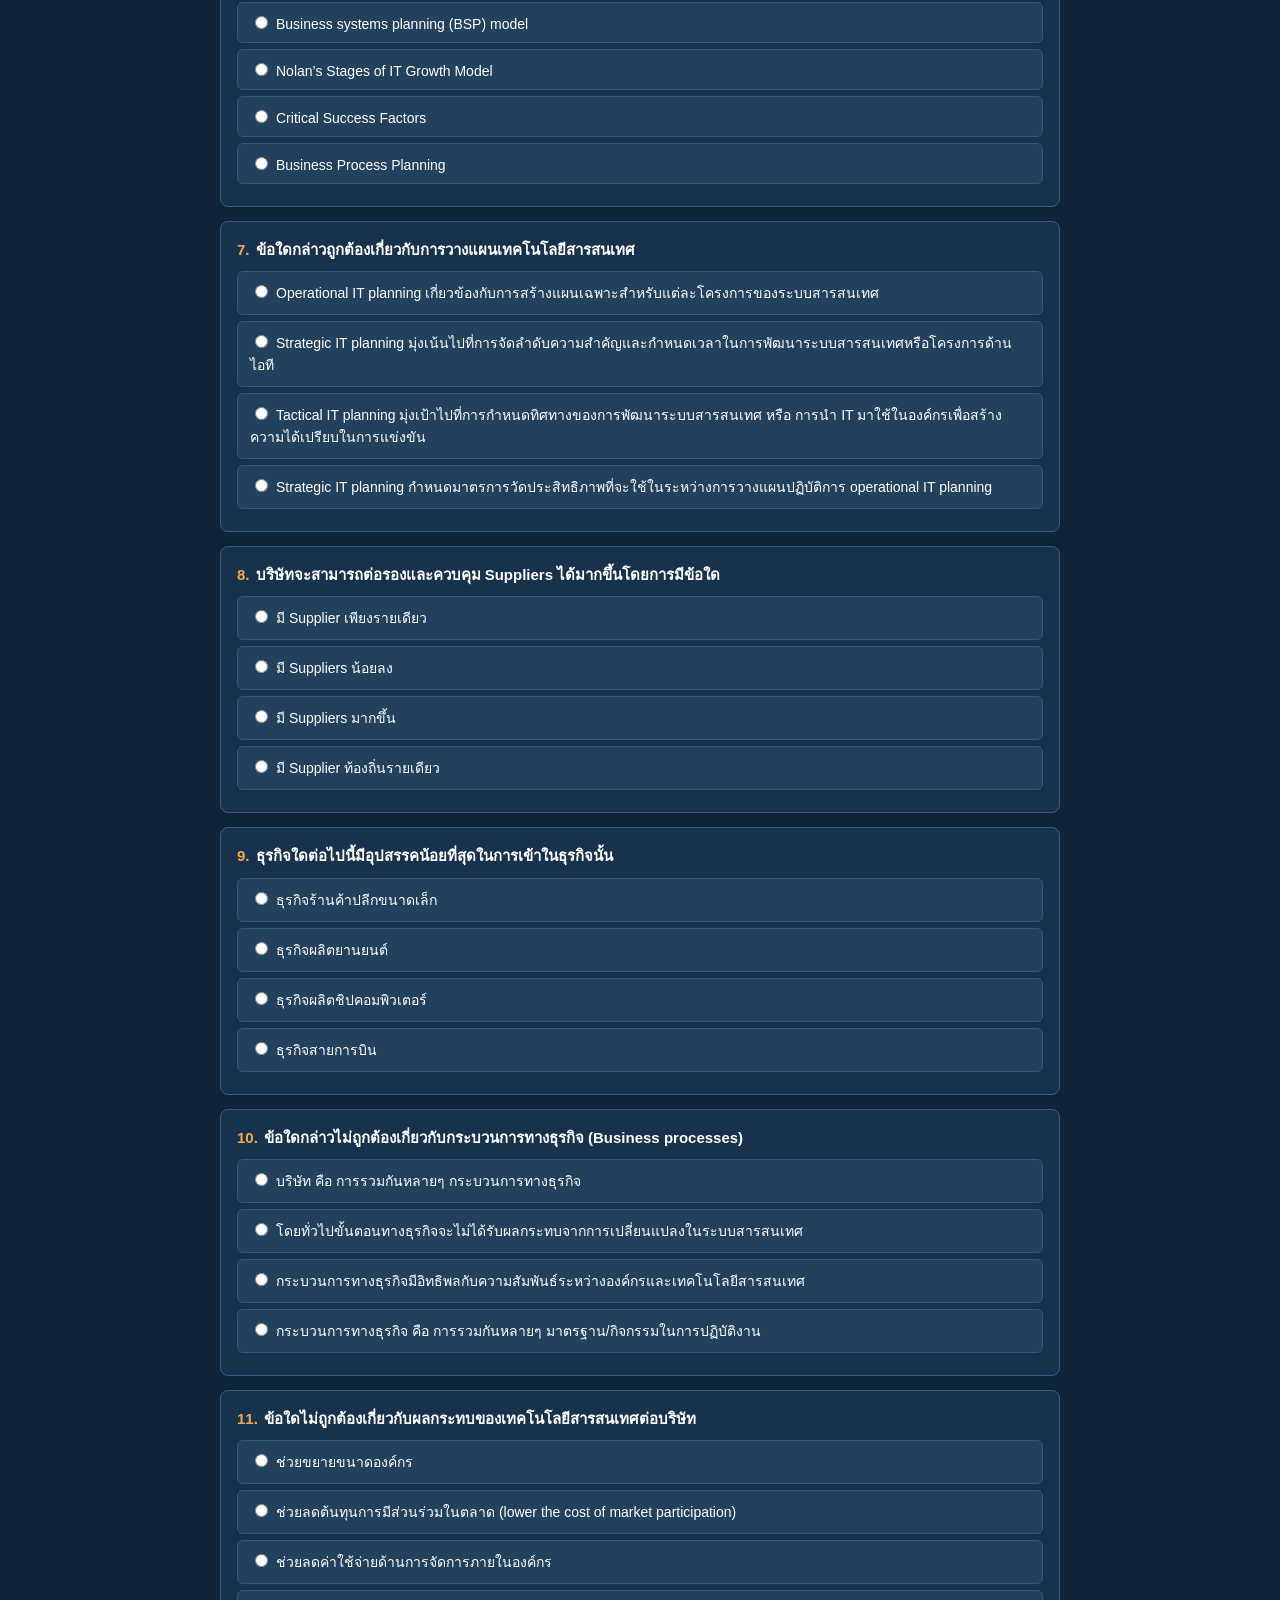
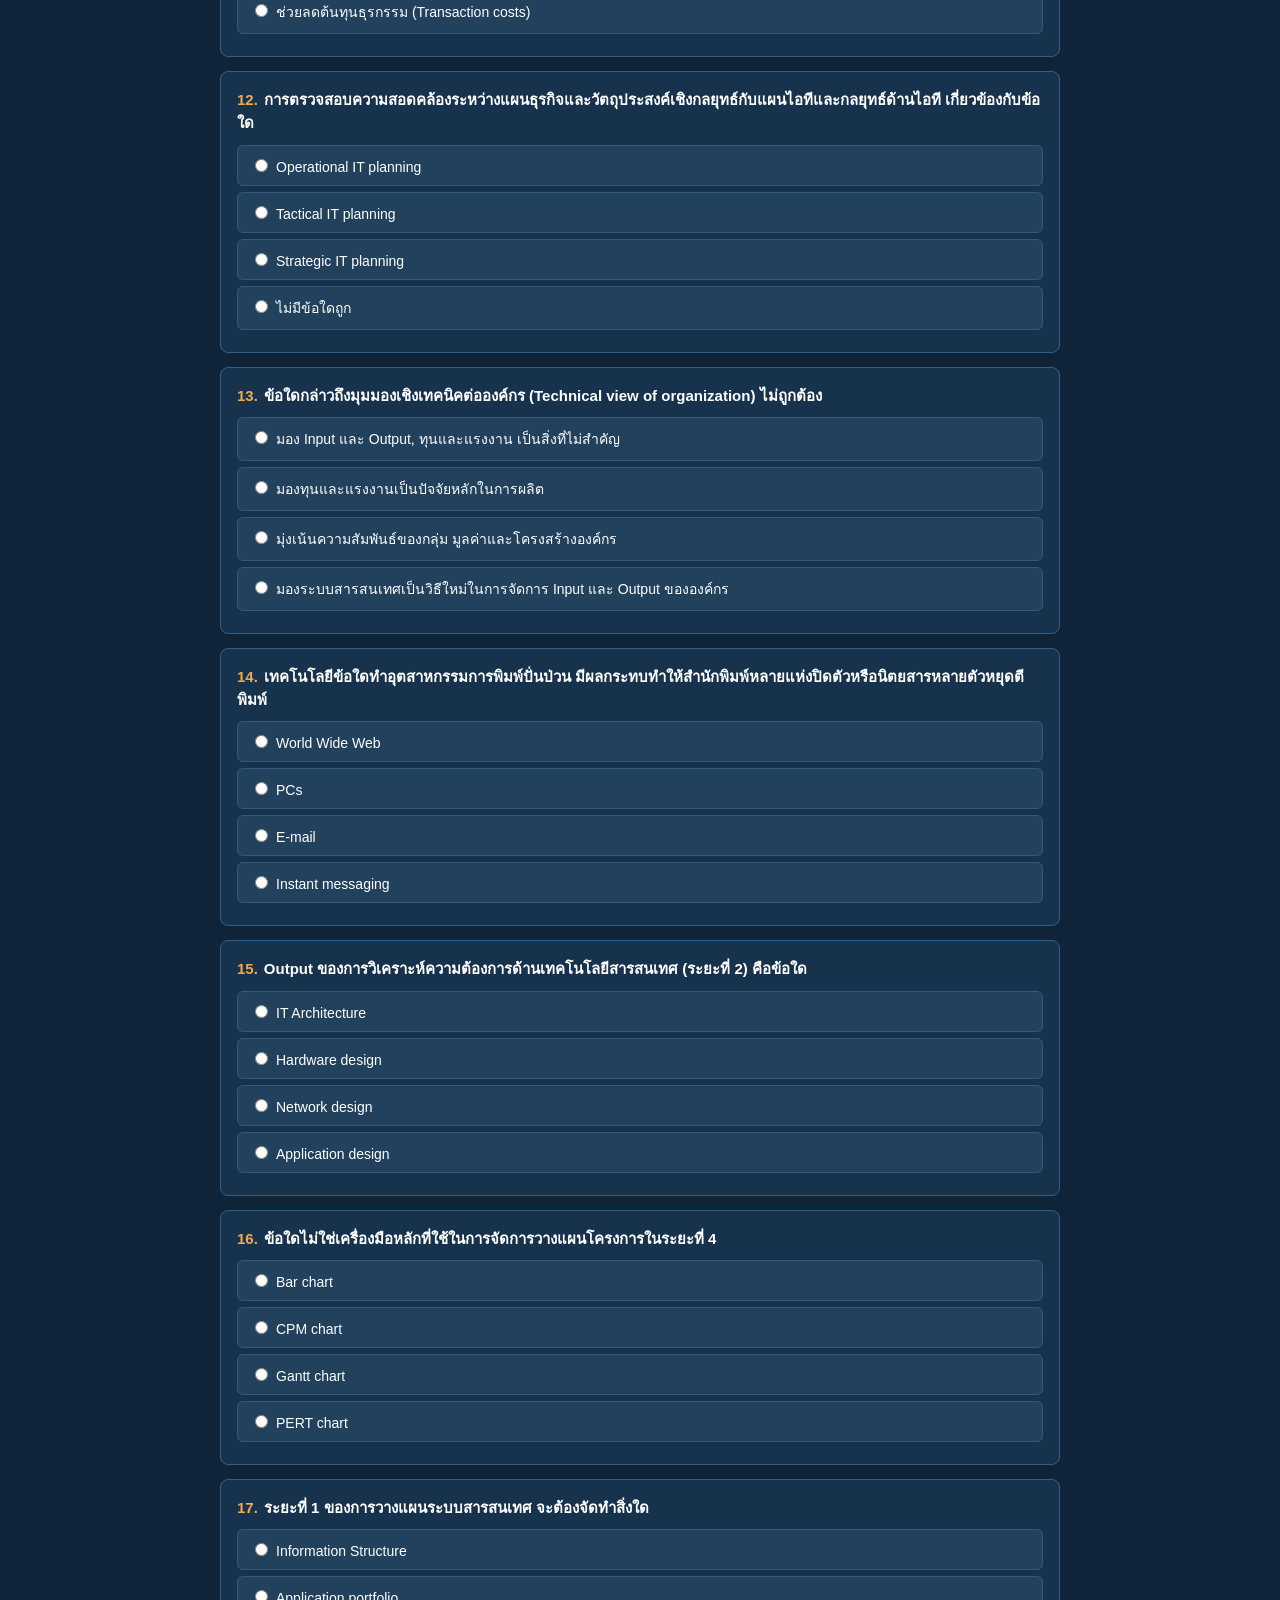
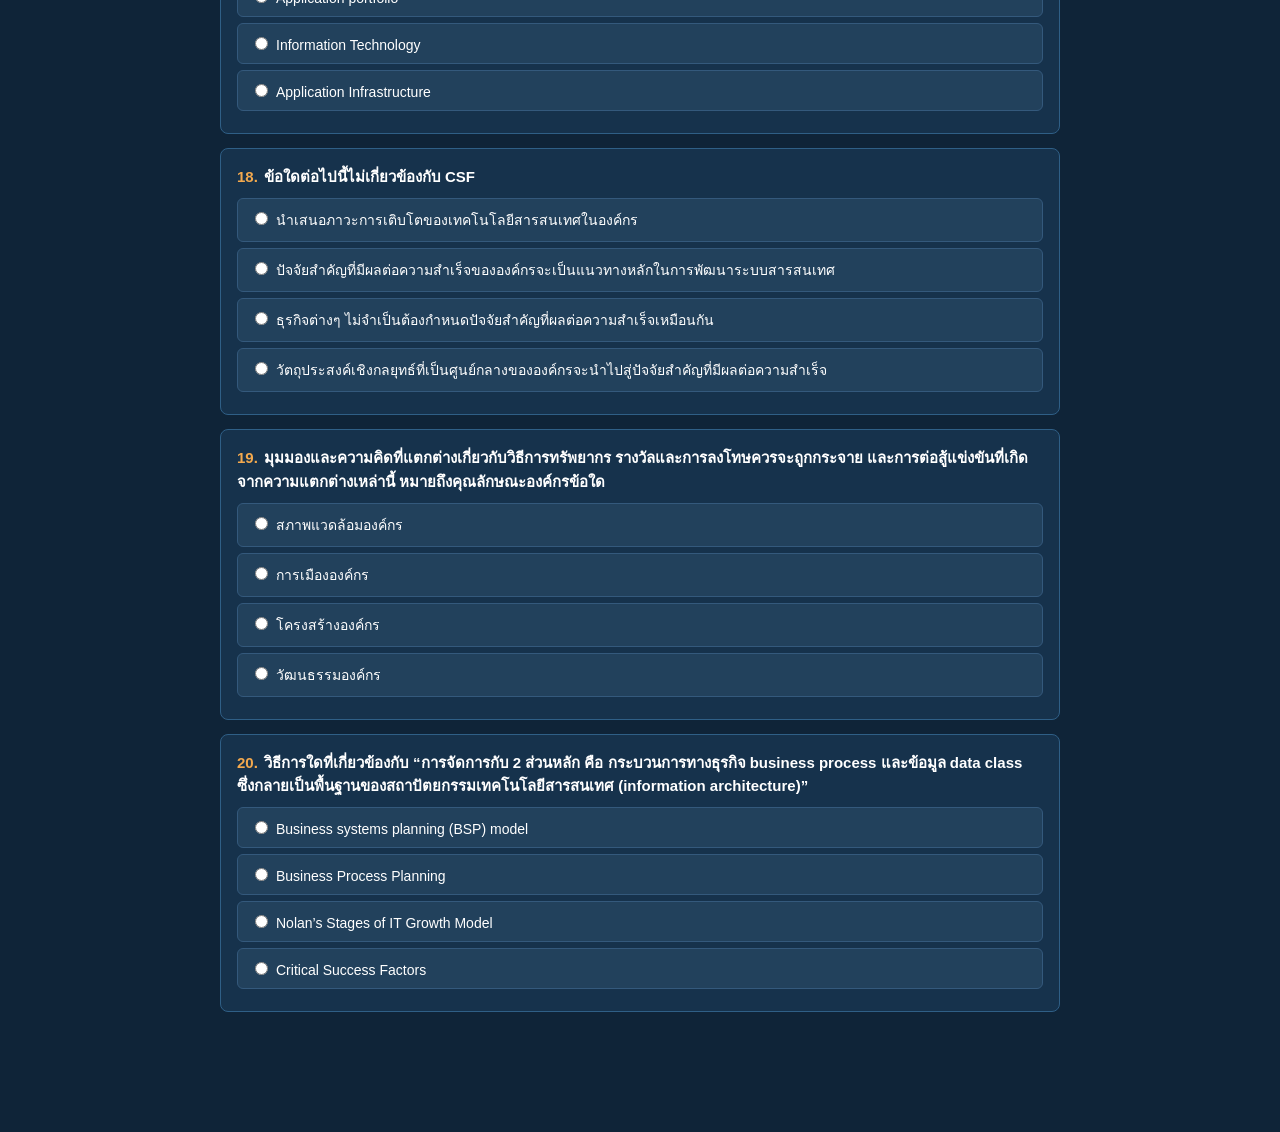
<file: quiz/Quiz2-บท3-4-20ข้อ.html>
<!DOCTYPE html>
<html lang="th">
<head>
<meta charset="UTF-8">
<meta name="viewport" content="width=device-width, initial-scale=1.0">
<title>Quiz 2 — บท 3 &amp; บท 4 (20 ข้อ)</title>
<style>
  *{box-sizing:border-box;}
  body{font-family:"Segoe UI",Tahoma,sans-serif;background:#0f2438;color:#fff;margin:0;padding:24px;}
  .wrap{max-width:840px;margin:0 auto;}
  h1{background:#1b3a5b;border:2px solid #3d6591;padding:14px 20px;border-radius:8px;font-size:20px;margin:0 0 6px;}
  .sub{color:#a9c4de;margin:0 0 18px;font-size:14px;}
  .q{background:#16324c;border:1px solid #2f5f86;border-radius:8px;padding:16px;margin-bottom:14px;}
  .qtext{font-weight:600;font-size:15px;margin-bottom:10px;line-height:1.55;}
  .qtext .num{color:#f3a94e;margin-right:6px;}
  .opt{display:block;background:#22415c;border:1px solid #34597c;border-radius:6px;padding:10px 12px;margin:6px 0;cursor:pointer;font-size:14px;transition:background .12s;}
  .opt:hover{background:#2b5175;}
  .opt.sel{background:#2f5f86;border-color:#5b90bd;}
  .opt.correct{background:#1e7a45;border-color:#2e9e5b;}
  .opt.wrong{background:#8f3636;border-color:#d05050;}
  .opt input{margin-right:8px;}
  .expl{display:none;margin-top:8px;background:#17402a;border-left:3px solid #2e9e5b;border-radius:4px;padding:8px 12px;font-size:13px;line-height:1.5;}
  .expl.show{display:block;}
  .expl.wrongmark{background:#4a2626;border-left-color:#d05050;}
  .bar{position:sticky;bottom:0;background:#1b3a5b;border:2px solid #3d6591;border-radius:10px;padding:14px 18px;margin-top:18px;display:flex;gap:12px;align-items:center;flex-wrap:wrap;}
  button{border:none;border-radius:6px;padding:11px 20px;font-size:15px;font-weight:600;cursor:pointer;}
  #check{background:#2e9e5b;color:#fff;}
  #reset{background:#6b7c8c;color:#fff;}
  #score{font-size:18px;font-weight:800;}
</style>
</head>
<body>
<div class="wrap">
  <h1>Quiz 2 — บท 3 &amp; บท 4 (20 ข้อ)</h1>
  <p class="sub">เลือกคำตอบให้ครบ แล้วกด “ตรวจคำตอบ” — ช่องเขียว = ถูก, แดง = ตอบผิด พร้อมเหตุผลใต้แต่ละข้อ</p>
  <div id="quiz"></div>
  <div class="bar">
    <button id="check">ตรวจคำตอบ</button>
    <button id="reset">เริ่มใหม่</button>
    <span id="score"></span>
  </div>
</div>

<script>
const Q = [
 {q:"การจัดสรรทรัพยากร (Resource Allocation) ในระยะที่ 3 ของการวางแผนระบบสารสนเทศ ไม่เกี่ยวกับข้อใด",
  o:["จัดหา hardware, software, data networks และ facilities ต่างๆ","จัดหาบุคลากร","จัดทำ financial plans","จัดหา critical success factor"],a:3,
  e:"ระยะ 3 จัดหา hardware/software/network/คน/เงิน ; CSF เป็นเครื่องมือวางแผน ไม่ใช่ทรัพยากรที่จัดสรร"},
 {q:"Amazon ใช้อินเทอร์เน็ตในการขายหนังสือได้มีประสิทธิภาพกว่าร้านหนังสือทั่วไป ข้อความนี้เป็นการใช้กลยุทธ์ด้านใด",
  o:["ประสิทธิผลทางการตลาด (Marketing effectiveness)","เป็นผู้นำทางด้านต้นทุนต่ำ (Low-cost leadership)","สร้างความสัมพันธ์ที่ดีผู้จัดหาวัตถุดิบ","มุ่งตลาดเฉพาะกลุ่ม (Market niche)"],a:1,
  e:"'ขายได้มีประสิทธิภาพกว่า/ต้นทุนต่ำกว่า' = Low-cost leadership"},
 {q:"โมเดลใดใช้อธิบายการปฏิสัมพันธ์ระหว่างแรงจากภายนอก (External forces) ซึ่งส่งผลต่อกลยุทธ์ขององค์กร กับความสามารถในการแข่งขัน",
  o:["Demand control model","Network economic model","Competitive advantage model","Competitive force model"],a:3,
  e:"โมเดลแรงกดดัน 5 แรงของ Porter = Competitive force model"},
 {q:"การปฏิสัมพันธ์ระหว่างเทคโนโลยีสารสนเทศกับองค์กรได้รับอิทธิพลจากข้อใด",
  o:["หลายปัจจัย เช่น โครงสร้างองค์กร, การเมือง, วัฒนธรรม, สภาพแวดล้อม","การพัฒนาของเทคโนโลยีสารสนเทศใหม่ ๆ","สองปัจจัยในเศรษฐกิจมหภาค คือ ทุนและแรงงาน","การตัดสินใจของผู้จัดการระดับกลางและผู้จัดการระดับสูง"],a:0,
  e:"ความสัมพันธ์ IT↔องค์กร ถูกไกล่เกลี่ยด้วยหลายปัจจัย (โครงสร้าง การเมือง วัฒนธรรม สภาพแวดล้อม ฯลฯ)"},
 {q:"ข้อใดไม่ถูกต้องเกี่ยวกับประเภทของ application ใน application portfolio",
  o:["High potential แอปพลิเคชันที่อาจมีความสำคัญในการประสบความสำเร็จในอนาคต","Support แอปพลิเคชันที่มีคุณค่า และสำคัญต่อความสำเร็จ","Strategic แอปพลิเคชันที่มีความสำคัญต่อการพัฒนากลยุทธ์ทางธุรกิจในอนาคตอย่างยั่งยืน","Key operational แอปพลิเคชันที่องค์กรต้องพึ่งพาอยู่ในปัจจุบันเพื่อความสำเร็จ"],a:1,
  e:"Support มีคุณค่าแต่ 'ไม่วิกฤต/ไม่สำคัญต่อความสำเร็จ' → ข้อนี้จึงกล่าวผิด"},
 {q:"ข้อใดไม่ใช่ เครื่องมือหรือวิธีการในการจัดทำแผนระบบสารสนเทศเชิงกลยุทธ์",
  o:["Business systems planning (BSP) model","Nolan’s Stages of IT Growth Model","Critical Success Factors","Business Process Planning"],a:3,
  e:"เครื่องมือมีแค่ BSP, Nolan's Stages, CSF ; 'Business Process Planning' ไม่ใช่"},
 {q:"ข้อใดกล่าวถูกต้องเกี่ยวกับการวางแผนเทคโนโลยีสารสนเทศ",
  o:["Operational IT planning เกี่ยวข้องกับการสร้างแผนเฉพาะสำหรับแต่ละโครงการของระบบสารสนเทศ","Strategic IT planning มุ่งเน้นไปที่การจัดลำดับความสำคัญและกำหนดเวลาในการพัฒนาระบบสารสนเทศหรือโครงการด้านไอที","Tactical IT planning มุ่งเป้าไปที่การกำหนดทิศทางของการพัฒนาระบบสารสนเทศ หรือ การนำ IT มาใช้ในองค์กรเพื่อสร้างความได้เปรียบในการแข่งขัน","Strategic IT planning กำหนดมาตรการวัดประสิทธิภาพที่จะใช้ในระหว่างการวางแผนปฏิบัติการ operational IT planning"],a:0,
  e:"Operational = แผนเฉพาะแต่ละโครงการ (ถูก) ; ตัวเลือกอื่นสลับหน้าที่ Strategic/Tactical กัน"},
 {q:"บริษัทจะสามารถต่อรองและควบคุม Suppliers ได้มากขึ้นโดยการมีข้อใด",
  o:["มี Supplier เพียงรายเดียว","มี Suppliers น้อยลง","มี Suppliers มากขึ้น","มี Supplier ท้องถิ่นรายเดียว"],a:2,
  e:"ยิ่งมีซัพพลายเออร์หลายราย ยิ่งต่อรองได้เปรียบ (เลือกได้ ไม่ต้องง้อ)"},
 {q:"ธุรกิจใดต่อไปนี้มีอุปสรรคน้อยที่สุดในการเข้าในธุรกิจนั้น",
  o:["ธุรกิจร้านค้าปลีกขนาดเล็ก","ธุรกิจผลิตยานยนต์","ธุรกิจผลิตชิปคอมพิวเตอร์","ธุรกิจสายการบิน"],a:0,
  e:"ร้านค้าปลีกเล็ก = อุปสรรคเข้าตลาดต่ำสุด ; ยานยนต์/ชิป/สายการบิน = ทุนสูงมาก"},
 {q:"ข้อใดกล่าวไม่ถูกต้องเกี่ยวกับกระบวนการทางธุรกิจ (Business processes)",
  o:["บริษัท คือ การรวมกันหลายๆ กระบวนการทางธุรกิจ","โดยทั่วไปขั้นตอนทางธุรกิจจะไม่ได้รับผลกระทบจากการเปลี่ยนแปลงในระบบสารสนเทศ","กระบวนการทางธุรกิจมีอิทธิพลกับความสัมพันธ์ระหว่างองค์กรและเทคโนโลยีสารสนเทศ","กระบวนการทางธุรกิจ คือ การรวมกันหลายๆ มาตรฐาน/กิจกรรมในการปฏิบัติงาน"],a:1,
  e:"ผิด! การเปลี่ยนระบบสารสนเทศ 'มีผล' ต่อกระบวนการทางธุรกิจ"},
 {q:"ข้อใดไม่ถูกต้องเกี่ยวกับผลกระทบของเทคโนโลยีสารสนเทศต่อบริษัท",
  o:["ช่วยขยายขนาดองค์กร","ช่วยลดต้นทุนการมีส่วนร่วมในตลาด (lower the cost of market participation)","ช่วยลดค่าใช้จ่ายด้านการจัดการภายในองค์กร","ช่วยลดต้นทุนธุรกรรม (Transaction costs)"],a:0,
  e:"ผิด! IT ทำให้องค์กร 'แบนราบ/เล็กลง' ไม่ใช่ขยายขนาด"},
 {q:"การตรวจสอบความสอดคล้องระหว่างแผนธุรกิจและวัตถุประสงค์เชิงกลยุทธ์กับแผนไอทีและกลยุทธ์ด้านไอที เกี่ยวข้องกับข้อใด",
  o:["Operational IT planning","Tactical IT planning","Strategic IT planning","ไม่มีข้อใดถูก"],a:2,
  e:"การทำ alignment ระหว่างแผนธุรกิจกับแผนไอที = Strategic IT planning"},
 {q:"ข้อใดกล่าวถึงมุมมองเชิงเทคนิคต่อองค์กร (Technical view of organization) ไม่ถูกต้อง",
  o:["มอง Input และ Output, ทุนและแรงงาน เป็นสิ่งที่ไม่สำคัญ","มองทุนและแรงงานเป็นปัจจัยหลักในการผลิต","มุ่งเน้นความสัมพันธ์ของกลุ่ม มูลค่าและโครงสร้างองค์กร","มองระบบสารสนเทศเป็นวิธีใหม่ในการจัดการ Input และ Output ขององค์กร"],a:0,
  e:"มุมมองเทคนิคถือว่า input/output/ทุน/แรงงาน 'สำคัญ' → ข้อนี้จึงผิด (หมายเหตุ: ตัวเลือก 'มุ่งเน้นความสัมพันธ์ของกลุ่ม/โครงสร้าง' จริงๆ เป็นมุมมองเชิงพฤติกรรม)"},
 {q:"เทคโนโลยีข้อใดทำอุตสาหกรรมการพิมพ์ปั่นป่วน มีผลกระทบทำให้สำนักพิมพ์หลายแห่งปิดตัวหรือนิตยสารหลายตัวหยุดตีพิมพ์",
  o:["World Wide Web","PCs","E-mail","Instant messaging"],a:0,
  e:"WWW = ผู้แพ้คือสำนักพิมพ์/นิตยสาร/ทีวีดั้งเดิม"},
 {q:"Output ของการวิเคราะห์ความต้องการด้านเทคโนโลยีสารสนเทศ (ระยะที่ 2) คือข้อใด",
  o:["IT Architecture","Hardware design","Network design","Application design"],a:0,
  e:"ระยะ 2 (Information Requirements Analysis) → output = IT Architecture"},
 {q:"ข้อใดไม่ใช่เครื่องมือหลักที่ใช้ในการจัดการวางแผนโครงการในระยะที่ 4",
  o:["Bar chart","CPM chart","Gantt chart","PERT chart"],a:0,
  e:"เครื่องมือระยะ 4 = PERT, CPM, Gantt ; 'Bar chart' ไม่ใช่"},
 {q:"ระยะที่ 1 ของการวางแผนระบบสารสนเทศ จะต้องจัดทำสิ่งใด",
  o:["Information Structure","Application portfolio","Information Technology","Application Infrastructure"],a:1,
  e:"ระยะ 1 (Strategic IT Planning) → output = Application portfolio"},
 {q:"ข้อใดต่อไปนี้ไม่เกี่ยวข้องกับ CSF",
  o:["นำเสนอภาวะการเติบโตของเทคโนโลยีสารสนเทศในองค์กร","ปัจจัยสำคัญที่มีผลต่อความสำเร็จขององค์กรจะเป็นแนวทางหลักในการพัฒนาระบบสารสนเทศ","ธุรกิจต่างๆ ไม่จำเป็นต้องกำหนดปัจจัยสำคัญที่ผลต่อความสำเร็จเหมือนกัน","วัตถุประสงค์เชิงกลยุทธ์ที่เป็นศูนย์กลางขององค์กรจะนำไปสู่ปัจจัยสำคัญที่มีผลต่อความสำเร็จ"],a:0,
  e:"'นำเสนอภาวะการเติบโตของ IT' = Nolan's Stages ไม่ใช่ CSF"},
 {q:"มุมมองและความคิดที่แตกต่างเกี่ยวกับวิธีการทรัพยากร รางวัลและการลงโทษควรจะถูกกระจาย และการต่อสู้แข่งขันที่เกิดจากความแตกต่างเหล่านี้ หมายถึงคุณลักษณะองค์กรข้อใด",
  o:["สภาพแวดล้อมองค์กร","การเมืององค์กร","โครงสร้างองค์กร","วัฒนธรรมองค์กร"],a:1,
  e:"แย่งชิงทรัพยากร/รางวัล/ลงโทษ + การต่อสู้แข่งขัน = การเมืององค์กร"},
 {q:"วิธีการใดที่เกี่ยวข้องกับ “การจัดการกับ 2 ส่วนหลัก คือ กระบวนการทางธุรกิจ business process และข้อมูล data class ซึ่งกลายเป็นพื้นฐานของสถาปัตยกรรมเทคโนโลยีสารสนเทศ (information architecture)”",
  o:["Business systems planning (BSP) model","Business Process Planning","Nolan’s Stages of IT Growth Model","Critical Success Factors"],a:0,
  e:"จัดการ business process + data class เป็นฐาน information architecture = BSP model (โดย IBM)"}
];

const quiz=document.getElementById("quiz");
Q.forEach((item,qi)=>{
  const div=document.createElement("div");
  div.className="q";
  let opts="";
  item.o.forEach((o,oi)=>{opts+=`<label class="opt" data-q="${qi}" data-o="${oi}"><input type="radio" name="q${qi}" value="${oi}">${o}</label>`;});
  div.innerHTML=`<div class="qtext"><span class="num">${qi+1}.</span>${item.q}</div>${opts}<div class="expl" id="e${qi}"></div>`;
  quiz.appendChild(div);
});

quiz.addEventListener("click",e=>{
  const lab=e.target.closest(".opt"); if(!lab) return;
  const qi=lab.dataset.q;
  document.querySelectorAll(`.opt[data-q="${qi}"]`).forEach(l=>l.classList.remove("sel"));
  lab.classList.add("sel"); lab.querySelector("input").checked=true;
});

document.getElementById("check").addEventListener("click",()=>{
  let score=0;
  Q.forEach((item,qi)=>{
    const sel=document.querySelector(`input[name="q${qi}"]:checked`);
    const opts=document.querySelectorAll(`.opt[data-q="${qi}"]`);
    opts.forEach(o=>o.classList.remove("correct","wrong"));
    const expl=document.getElementById("e"+qi);
    expl.classList.add("show"); expl.classList.remove("wrongmark");
    opts[item.a].classList.add("correct");
    if(sel){
      const c=parseInt(sel.value);
      if(c===item.a) score++;
      else{ opts[c].classList.add("wrong"); expl.classList.add("wrongmark"); }
    }
    expl.innerHTML=`✅ คำตอบ: <b>${item.o[item.a]}</b><br>${item.e}`;
  });
  const s=document.getElementById("score");
  s.textContent=`คะแนน: ${score} / ${Q.length}`;
  s.style.color= score>=Q.length*0.8?"#7ee6a5":score>=Q.length*0.5?"#ffd98a":"#ff9a9a";
  if(score===Q.length) s.textContent+="  🎉 เต็ม!";
  window.scrollTo({top:0,behavior:"smooth"});
});

document.getElementById("reset").addEventListener("click",()=>{
  document.querySelectorAll("input[type=radio]").forEach(r=>r.checked=false);
  document.querySelectorAll(".opt").forEach(o=>o.classList.remove("sel","correct","wrong"));
  document.querySelectorAll(".expl").forEach(x=>x.classList.remove("show","wrongmark"));
  document.getElementById("score").textContent="";
  window.scrollTo({top:0,behavior:"smooth"});
});
</script>
</body>
</html>
</file>
<file: japanese/final/styles/main.css>
/* ==========================================================================
   Japanese Final — Premium Crimson Red (shares tokens with the Learning Hub)
   ========================================================================== */
:root {
  --red: #DC2626; --red-hover: #B91C1C; --red-deep: #991B1B; --red-soft: #FEF2F2;
  --red-tint: rgba(220, 38, 38, .08); --red-ring: rgba(220, 38, 38, .35);
  --btn-bg: #DC2626; --btn-bg-hover: #B91C1C;
  --bg: #FAFAFA; --surface: #FFFFFF; --elevated: #F4F4F5;
  --text: #18181B; --muted: #71717A; --border: #E4E4E7; --border-strong: #D4D4D8;
  --ok: #16A34A; --ok-soft: rgba(22, 163, 74, .1); --no: #DC2626; --no-soft: rgba(220, 38, 38, .08);
  --warn: #B45309; --warn-soft: rgba(217, 119, 6, .1);
  --self: #2563EB00; --self-c: #A16207; --self-soft: rgba(202, 138, 4, .1);
  --shadow-sm: 0 1px 2px rgba(24, 24, 27, .04), 0 1px 3px rgba(24, 24, 27, .04);
  --shadow-md: 0 1px 2px rgba(24, 24, 27, .04), 0 8px 24px -8px rgba(24, 24, 27, .10);
  --shadow-lg: 0 2px 4px rgba(24, 24, 27, .04), 0 18px 40px -16px rgba(153, 27, 27, .22);
  --grad: linear-gradient(135deg, #DC2626 0%, #991B1B 100%);
  --font-display: 'Plus Jakarta Sans', 'Inter', 'Noto Sans Thai', system-ui, sans-serif;
  --font-body: 'Inter', 'Noto Sans Thai', system-ui, -apple-system, 'Segoe UI', sans-serif;
  --font-jp: 'Noto Sans JP', 'Hiragino Sans', 'Yu Gothic UI', 'Meiryo', sans-serif;
  --r-card: 18px; --r-btn: 11px; --sb-w: 288px; --top-h: 60px;
  --ease: cubic-bezier(.22, 1, .36, 1); --dur: 200ms;
  color-scheme: light;
}
:root[data-theme="dark"] {
  --red: #F87171; --red-hover: #EF4444; --red-deep: #DC2626; --red-soft: rgba(248, 113, 113, .10);
  --red-tint: rgba(248, 113, 113, .12); --red-ring: rgba(248, 113, 113, .45);
  --bg: #09090B; --surface: #18181B; --elevated: #27272A;
  --text: #FAFAFA; --muted: #A1A1AA; --border: #3F3F46; --border-strong: #52525B;
  --ok: #4ADE80; --ok-soft: rgba(74, 222, 128, .12); --no: #F87171; --no-soft: rgba(248, 113, 113, .12);
  --warn: #FBBF24; --warn-soft: rgba(251, 191, 36, .12); --self-c: #FACC15; --self-soft: rgba(250, 204, 21, .1);
  --shadow-sm: 0 1px 2px rgba(0, 0, 0, .3);
  --shadow-md: 0 1px 2px rgba(0, 0, 0, .3), 0 10px 28px -10px rgba(0, 0, 0, .6);
  --shadow-lg: 0 2px 4px rgba(0, 0, 0, .3), 0 20px 44px -16px rgba(220, 38, 38, .28);
  --grad: linear-gradient(135deg, #B91C1C 0%, #7F1D1D 100%);
  color-scheme: dark;
}

*, *::before, *::after { box-sizing: border-box; }
html { -webkit-text-size-adjust: 100%; scroll-padding-top: calc(var(--top-h) + 16px); }
body {
  margin: 0; font-family: var(--font-body); font-size: 15.5px; line-height: 1.6;
  color: var(--text); background: var(--bg); -webkit-font-smoothing: antialiased; overflow-x: hidden;
}
h1, h2, h3, p, ul, ol, dl, dd, figure { margin: 0; }
ul, ol { padding: 0; list-style: none; }
a { color: inherit; text-decoration: none; }
button, input, select, textarea { font: inherit; color: inherit; }
img { max-width: 100%; display: block; }
[lang="ja"] { font-family: var(--font-jp); }
[hidden] { display: none !important; }
:focus-visible { outline: 2px solid var(--red); outline-offset: 2px; border-radius: 6px; }
.sr-only { position: absolute; width: 1px; height: 1px; padding: 0; margin: -1px; overflow: hidden; clip: rect(0 0 0 0); white-space: nowrap; border: 0; }
.skip-link { position: absolute; left: 12px; top: -60px; z-index: 200; padding: 10px 16px; border-radius: var(--r-btn); background: var(--btn-bg); color: #fff; font-weight: 600; }
.skip-link:focus { top: 10px; }
.icon { width: 18px; height: 18px; flex-shrink: 0; fill: none; stroke: currentColor; stroke-width: 1.8; stroke-linecap: round; stroke-linejoin: round; }
.muted { color: var(--muted); font-size: 14px; }
.small { font-size: 12.5px; }
.noscript { padding: 24px; }
kbd { font-family: var(--font-body); font-size: 12px; padding: 1px 6px; border: 1px solid var(--border); border-bottom-width: 2px; border-radius: 6px; background: var(--surface); margin: 0 2px; }

/* Global toggles */
.hide-romaji .romaji { display: none !important; }
.hide-thai .th-meaning { display: none !important; }

/* ================= Buttons ================= */
.btn {
  display: inline-flex; align-items: center; justify-content: center; gap: 7px;
  min-height: 42px; padding: 0 16px; border-radius: var(--r-btn); border: 1px solid transparent;
  font-size: 14.5px; font-weight: 600; cursor: pointer; white-space: nowrap; background: none;
  transition: background-color var(--dur), border-color var(--dur), color var(--dur), transform var(--dur) var(--ease), box-shadow var(--dur);
}
.btn:disabled { opacity: .5; cursor: not-allowed; }
.btn-sm { min-height: 36px; padding: 0 12px; font-size: 13.5px; border-radius: 10px; }
.btn-sm .icon { width: 16px; height: 16px; }
.btn-block { width: 100%; }
.btn-primary { background: var(--btn-bg); color: #fff; box-shadow: 0 1px 2px rgba(153, 27, 27, .2), inset 0 1px 0 rgba(255, 255, 255, .14); }
.btn-primary:hover:not(:disabled) { background: var(--btn-bg-hover); transform: translateY(-1px); box-shadow: 0 8px 18px -8px rgba(220, 38, 38, .55); }
.btn-ghost { background: var(--surface); border-color: var(--border); }
.btn-ghost:hover:not(:disabled) { border-color: var(--red-ring); color: var(--red); }
.btn-soft { background: var(--red-soft); color: var(--red); border-color: var(--red-tint); }
.btn-soft:hover:not(:disabled) { background: var(--btn-bg); color: #fff; }
.btn-ok { background: var(--ok); color: #fff; }
.btn-no { background: var(--no); color: #fff; }
.btn-ok-soft { background: var(--ok-soft); color: var(--ok); border-color: transparent; }
.btn-ok-soft:hover:not(:disabled) { background: var(--ok); color: #fff; }
.btn-no-soft { background: var(--no-soft); color: var(--no); }
.btn-no-soft:hover:not(:disabled) { background: var(--no); color: #fff; }
.btn-danger-ghost { background: transparent; color: var(--no); border-color: var(--border); }
.btn-danger-ghost:hover { background: var(--no-soft); }
.icon-btn {
  display: inline-grid; place-items: center; width: 40px; height: 40px; border-radius: var(--r-btn);
  border: 1px solid var(--border); background: var(--surface); cursor: pointer; color: var(--text);
  transition: background-color var(--dur), border-color var(--dur);
}
.icon-btn:hover { background: var(--elevated); border-color: var(--border-strong); }
.au {
  display: inline-grid; place-items: center; width: 32px; height: 32px; margin-left: 6px; vertical-align: middle;
  border-radius: 999px; border: 1px solid var(--border); background: var(--surface); color: var(--red); cursor: pointer;
  transition: background-color var(--dur), color var(--dur), transform var(--dur);
}
.au .icon { width: 15px; height: 15px; }
.au:hover { background: var(--red-soft); border-color: var(--red-tint); }
.au.is-playing { background: var(--btn-bg); color: #fff; border-color: transparent; animation: pulse 1s ease infinite; }
.au-lg { width: 44px; height: 44px; }
@keyframes pulse { 50% { box-shadow: 0 0 0 6px var(--red-tint); } }
.star { display: inline-grid; place-items: center; width: 32px; height: 32px; border-radius: 999px; border: 1px solid var(--border); background: var(--surface); color: var(--muted); cursor: pointer; }
.star .icon { width: 15px; height: 15px; }
.star.is-on { color: #CA8A04; border-color: rgba(202, 138, 4, .4); background: rgba(202, 138, 4, .1); }
.star.is-on .icon { fill: currentColor; }

.seg { display: inline-flex; padding: 3px; gap: 2px; border-radius: 12px; background: var(--elevated); border: 1px solid var(--border); flex-wrap: wrap; }
.seg button { min-height: 34px; padding: 0 12px; border: 0; border-radius: 9px; background: transparent; font-size: 13.5px; font-weight: 500; color: var(--muted); cursor: pointer; }
.seg button[aria-pressed="true"] { background: var(--surface); color: var(--text); box-shadow: var(--shadow-sm); font-weight: 600; }

/* Switch */
.sw { display: flex; align-items: center; gap: 10px; min-height: 40px; cursor: pointer; font-size: 14px; }
.sw input { position: absolute; opacity: 0; width: 1px; height: 1px; }
.sw-ui { width: 38px; height: 22px; border-radius: 999px; background: var(--border-strong); position: relative; flex-shrink: 0; transition: background-color var(--dur); }
.sw-ui::after { content: ""; position: absolute; top: 3px; left: 3px; width: 16px; height: 16px; border-radius: 50%; background: #fff; box-shadow: var(--shadow-sm); transition: transform var(--dur) var(--ease); }
.sw input:checked + .sw-ui { background: var(--btn-bg); }
.sw input:checked + .sw-ui::after { transform: translateX(16px); }
.sw input:focus-visible + .sw-ui { outline: 2px solid var(--red); outline-offset: 2px; }
.sw-inline { display: inline-flex; }
.sw .icon { width: 14px; height: 14px; }

/* ================= Layout ================= */
.app { display: flex; min-height: 100vh; }
.sidebar {
  position: sticky; top: 0; height: 100vh; width: var(--sb-w); flex-shrink: 0;
  display: flex; flex-direction: column; background: var(--surface); border-right: 1px solid var(--border); z-index: 60;
}
.sb-head { display: flex; align-items: center; justify-content: space-between; padding: 14px 16px; border-bottom: 1px solid var(--border); min-height: var(--top-h); }
.sb-brand { display: flex; align-items: center; gap: 11px; }
.sb-mark { display: grid; place-items: center; width: 36px; height: 36px; border-radius: 10px; background: var(--grad); color: #fff; font-weight: 700; font-size: 18px; box-shadow: 0 6px 14px -6px rgba(220, 38, 38, .6); }
.sb-brand-text { display: flex; flex-direction: column; line-height: 1.15; }
.sb-title { font-family: var(--font-display), var(--font-jp); font-weight: 700; font-size: 16px; }
.sb-title b { color: var(--red); }
.sb-sub { font-size: 12px; color: var(--muted); }
.sb-close { display: none; }
.sb-nav { flex: 1; overflow-y: auto; padding: 10px 10px 20px; overscroll-behavior: contain; }
.sb-group + .sb-group { margin-top: 6px; }
.sb-group-btn {
  width: 100%; display: flex; align-items: center; justify-content: space-between; padding: 10px 10px 6px;
  border: 0; background: none; cursor: pointer; font-size: 11.5px; font-weight: 600; letter-spacing: .1em; text-transform: uppercase; color: var(--muted);
}
.sb-chev { width: 14px; height: 14px; transition: transform var(--dur); }
.sb-group.is-collapsed .sb-chev { transform: rotate(-90deg); }
.sb-group.is-collapsed .sb-list { display: none; }
.sb-link {
  position: relative; display: flex; align-items: center; gap: 10px; padding: 8px 10px; border-radius: 10px; min-height: 44px;
  color: var(--muted); transition: background-color var(--dur), color var(--dur);
}
.sb-link:hover { background: var(--elevated); color: var(--text); }
.sb-link.is-active { background: var(--red-soft); color: var(--red); }
.sb-link.is-active::before { content: ""; position: absolute; left: -10px; top: 10px; bottom: 10px; width: 3px; border-radius: 0 3px 3px 0; background: var(--red); }
.sb-text { display: flex; flex-direction: column; min-width: 0; flex: 1; line-height: 1.25; }
.sb-label { font-size: 14px; font-weight: 600; color: var(--text); }
.sb-link.is-active .sb-label { color: var(--red); }
.sb-th { font-size: 12px; overflow: hidden; text-overflow: ellipsis; white-space: nowrap; }
.sb-num { display: grid; place-items: center; width: 26px; height: 26px; border-radius: 8px; background: var(--elevated); font-family: var(--font-display); font-weight: 700; font-size: 13px; color: var(--text); flex-shrink: 0; }
.sb-link.is-active .sb-num { background: var(--btn-bg); color: #fff; }
.sb-prog { width: 18px; height: 18px; border-radius: 50%; flex-shrink: 0; background: conic-gradient(var(--red) calc(var(--p) * 1%), var(--border) 0); -webkit-mask: radial-gradient(circle, transparent 5px, #000 5.5px); mask: radial-gradient(circle, transparent 5px, #000 5.5px); }
.sb-prog.is-done { background: var(--ok); }
.sb-foot { padding: 12px; border-top: 1px solid var(--border); }
.sb-hub { display: flex; align-items: center; gap: 8px; padding: 10px; border-radius: 10px; font-size: 13.5px; font-weight: 500; color: var(--muted); }
.sb-hub:hover { background: var(--elevated); color: var(--red); }
.scrim { position: fixed; inset: 0; background: rgba(9, 9, 11, .45); z-index: 55; backdrop-filter: blur(2px); }

.main-col { flex: 1; min-width: 0; display: flex; flex-direction: column; }
.topbar {
  position: sticky; top: 0; z-index: 40; height: var(--top-h); display: flex; align-items: center; gap: 12px; padding: 0 clamp(16px, 3vw, 32px);
  background: color-mix(in srgb, var(--bg) 82%, transparent); -webkit-backdrop-filter: saturate(180%) blur(14px); backdrop-filter: saturate(180%) blur(14px);
  border-bottom: 1px solid var(--border);
}
.menu-btn { display: none; }
.crumbs { flex: 1; min-width: 0; }
.crumbs ol { display: flex; align-items: center; gap: 6px; list-style: none; font-size: 13.5px; color: var(--muted); overflow: hidden; white-space: nowrap; }
.crumbs li { overflow: hidden; text-overflow: ellipsis; }
.crumbs li + li::before { content: "/"; margin-right: 6px; color: var(--border-strong); }
.crumbs a:hover { color: var(--red); }
.crumbs [aria-current] { color: var(--text); font-weight: 600; }
.top-actions { display: flex; align-items: center; gap: 8px; }
.mode-switch { display: inline-flex; padding: 3px; gap: 2px; border-radius: 12px; background: var(--elevated); border: 1px solid var(--border); }
.mode-switch button { display: inline-flex; align-items: center; gap: 6px; min-height: 34px; padding: 0 12px; border: 0; border-radius: 9px; background: none; font-size: 13.5px; font-weight: 500; color: var(--muted); cursor: pointer; }
.mode-switch button .icon { width: 16px; height: 16px; }
.mode-switch button[aria-pressed="true"] { background: var(--surface); color: var(--text); font-weight: 600; box-shadow: var(--shadow-sm); }
.mode-switch button[data-mode-set="exam"][aria-pressed="true"] { background: var(--btn-bg); color: #fff; }
.theme-toggle .i-moon { display: none; }
[data-theme="dark"] .theme-toggle .i-sun { display: none; }
[data-theme="dark"] .theme-toggle .i-moon { display: block; }
.settings-wrap { position: relative; }
.settings-menu {
  position: absolute; right: 0; top: calc(100% + 8px); width: 270px; padding: 14px; z-index: 70;
  background: var(--surface); border: 1px solid var(--border); border-radius: 14px; box-shadow: var(--shadow-md);
}
.settings-menu hr { border: 0; border-top: 1px solid var(--border); margin: 12px 0; }
.sm-title { font-size: 11.5px; font-weight: 600; letter-spacing: .08em; text-transform: uppercase; color: var(--muted); margin: 6px 0 4px; }
.settings-menu .seg { width: 100%; }
.settings-menu .seg button { flex: 1; }
.sm-audio { font-size: 12.5px; color: var(--muted); margin: 8px 0; line-height: 1.45; }
.sm-audio.st-novoice, .sm-audio.st-unsupported { color: var(--warn); }

.exam-banner { display: none; align-items: center; gap: 8px; padding: 8px clamp(16px, 3vw, 32px); font-size: 13.5px; background: var(--grad); color: #fff; }
[data-mode="exam"] .exam-banner { display: flex; }

.main { width: 100%; max-width: 1080px; margin: 0 auto; padding: clamp(20px, 3.5vw, 40px) clamp(16px, 3.5vw, 40px) 80px; outline: none; }
.page-enter { animation: pageIn 360ms var(--ease) both; }
@keyframes pageIn { from { opacity: 0; transform: translateY(8px); } to { opacity: 1; transform: none; } }

/* ================= Typography blocks ================= */
.eyebrow { display: inline-flex; align-items: center; gap: 8px; font-size: 12px; font-weight: 600; letter-spacing: .12em; text-transform: uppercase; color: var(--red); }
.eyebrow::before { content: ""; width: 16px; height: 2px; border-radius: 2px; background: currentColor; }
.page-head { margin-bottom: 24px; }
.page-title { margin-top: 8px; font-family: var(--font-display), var(--font-jp); font-weight: 800; font-size: clamp(1.6rem, 1.2rem + 1.6vw, 2.3rem); line-height: 1.15; letter-spacing: -.025em; }
.page-sub { margin-top: 8px; color: var(--muted); max-width: 680px; }
.section { margin-top: clamp(28px, 4vw, 44px); }
.sec-head { display: flex; align-items: flex-end; justify-content: space-between; gap: 12px; flex-wrap: wrap; margin-bottom: 16px; }
.sec-title { margin-top: 6px; font-family: var(--font-display); font-weight: 700; font-size: clamp(1.25rem, 1.1rem + .6vw, 1.55rem); letter-spacing: -.02em; }
.sec-sub { margin-top: 4px; color: var(--muted); font-size: 14px; max-width: 640px; }
.mini-title { margin: 16px 0 8px; font-size: 12px; font-weight: 600; letter-spacing: .08em; text-transform: uppercase; color: var(--muted); }
.romaji { display: block; color: var(--muted); font-size: 13.5px; letter-spacing: .01em; }

/* ================= Cards ================= */
.card { position: relative; background: var(--surface); border: 1px solid var(--border); border-radius: var(--r-card); padding: clamp(18px, 2.4vw, 26px); box-shadow: var(--shadow-sm); }
.card + .card, .card + .two-col, .two-col + .card { margin-top: 16px; }
.card-title { display: flex; align-items: center; gap: 10px; flex-wrap: wrap; font-family: var(--font-display), var(--font-jp); font-weight: 700; font-size: 1.08rem; margin-bottom: 14px; }
.card-title > .icon { color: var(--red); }
.card-title small { font-weight: 500; color: var(--muted); font-size: 13px; }
.two-col { display: grid; grid-template-columns: repeat(2, minmax(0, 1fr)); gap: 16px; }
.two-col > .card + .card { margin-top: 0; }
.table-wrap { overflow-x: auto; border: 1px solid var(--border); border-radius: 12px; -webkit-overflow-scrolling: touch; }
.tbl { width: 100%; border-collapse: collapse; font-size: 14px; }
.tbl th, .tbl td { padding: 10px 12px; text-align: left; border-bottom: 1px solid var(--border); vertical-align: middle; }
.tbl thead th { background: var(--elevated); font-size: 12.5px; font-weight: 600; color: var(--muted); white-space: nowrap; }
.tbl tbody tr:last-child td, .tbl tbody tr:last-child th { border-bottom: 0; }
.tbl a { color: var(--red); font-weight: 500; }
.tbl .hl { background: var(--red-soft); }
.tbl .hl small { display: block; color: var(--red); font-size: 11.5px; }
.tbl .hl-row { background: var(--red-soft); }
.tbl-p1 td:first-child { width: 36px; color: var(--muted); font-weight: 600; }
.tbl-p1 .jp-sent { font-size: 1.12rem; }
.tbl-masu th { width: 80px; }
.tbl-masu .jp-sent { font-size: 1.1rem; }
.chips { display: flex; flex-wrap: wrap; gap: 8px; margin-top: 12px; }
.chip { display: inline-flex; align-items: center; gap: 6px; min-height: 34px; padding: 0 12px; border-radius: 999px; border: 1px solid var(--border); background: var(--surface); font-size: 13.5px; }
.chip .icon { width: 14px; height: 14px; color: var(--red); }
.chip-link:hover { border-color: var(--red-ring); color: var(--red); }
.notice, .rule, .locked-card { display: flex; gap: 12px; align-items: flex-start; padding: 14px 16px; border-radius: 14px; background: var(--elevated); border: 1px solid var(--border); font-size: 14px; margin-top: 16px; }
.rule { background: var(--red-soft); border-color: var(--red-tint); }
.rule > .icon, .notice > .icon, .locked-card > .icon { color: var(--red); margin-top: 3px; }
.rule .jp-sent { font-size: 1.05rem; }
.locked-card { background: var(--surface); border-style: dashed; padding: 20px; }
.locked-card p + p { margin-top: 4px; color: var(--muted); }
.locked-card .btn, .locked-card .row-gap { margin-top: 12px; }
.locked-card.big { padding: 28px; }
.row-gap { display: flex; gap: 8px; flex-wrap: wrap; }
.legend { display: flex; flex-wrap: wrap; gap: 10px 18px; margin-bottom: 16px; font-size: 13px; color: var(--muted); }
.legend > span { display: inline-flex; align-items: center; gap: 6px; }
.dl { display: grid; grid-template-columns: max-content 1fr; gap: 6px 16px; font-size: 14px; }
.dl dt { color: var(--muted); font-weight: 500; }
.ticks li, .crosses li { position: relative; padding-left: 22px; font-size: 14px; margin-top: 6px; }
.ticks li::before { content: ""; position: absolute; left: 3px; top: 8px; width: 9px; height: 5px; border-left: 2px solid var(--ok); border-bottom: 2px solid var(--ok); transform: rotate(-45deg); }
.crosses li::before { content: "×"; position: absolute; left: 4px; top: -1px; color: var(--no); font-weight: 700; }
details.extra, details.flags { margin-top: 16px; }
details > summary { display: flex; align-items: center; gap: 8px; cursor: pointer; font-weight: 600; font-size: 14.5px; list-style: none; min-height: 40px; }
details > summary::-webkit-details-marker { display: none; }
details > summary::after { content: ""; margin-left: auto; width: 8px; height: 8px; border-right: 2px solid var(--muted); border-bottom: 2px solid var(--muted); transform: rotate(45deg); transition: transform var(--dur); }
details[open] > summary::after { transform: rotate(-135deg); }
details > summary .icon { color: var(--red); }
details.extra { padding: 4px 16px; border: 1px solid var(--border); border-radius: 14px; background: var(--surface); }
details.extra[open] { padding-bottom: 16px; }
.flags ul { margin-top: 8px; }
.flags li { position: relative; padding-left: 18px; margin-top: 8px; font-size: 14px; color: var(--muted); }
.flags li::before { content: "!"; position: absolute; left: 4px; font-weight: 700; color: var(--warn); }
.empty { padding: 24px; text-align: center; color: var(--muted); }

/* Source badges */
.src-badge { display: inline-flex; align-items: center; height: 24px; padding: 0 9px; border-radius: 999px; font-size: 11.5px; font-weight: 600; white-space: nowrap; }
.src-doc { background: var(--red-soft); color: var(--red); }
.src-derived { background: var(--warn-soft); color: var(--warn); }
.src-add { background: var(--elevated); color: var(--muted); border: 1px solid var(--border); }
.src-hand { background: rgba(37, 99, 235, .08); color: #1D4ED8; }
[data-theme="dark"] .src-hand { color: #93C5FD; background: rgba(147, 197, 253, .12); }

/* ================= Japanese text & popover ================= */
.jp-sent { font-family: var(--font-jp); line-height: 1.8; }
.jp-big { font-size: clamp(1.3rem, 1.1rem + .9vw, 1.7rem); font-weight: 500; letter-spacing: .02em; }
.w { cursor: help; border-bottom: 1.5px dotted var(--red-ring); border-radius: 3px; transition: background-color var(--dur); }
.w:hover, .w[aria-expanded="true"] { background: var(--red-tint); border-bottom-color: var(--red); }
[data-locked="1"] .w { cursor: inherit; border-bottom-color: transparent; }
[data-locked="1"] .w:hover { background: none; }
ruby rt { font-size: .5em; color: var(--muted); }
.pop {
  position: fixed; z-index: 120; width: min(300px, calc(100vw - 16px)); padding: 14px; border-radius: 14px;
  background: var(--surface); border: 1px solid var(--border); box-shadow: var(--shadow-md), 0 0 0 1px rgba(0, 0, 0, .02);
  animation: popIn 160ms var(--ease);
}
@keyframes popIn { from { opacity: 0; transform: translateY(4px); } }
.pop-head { display: flex; align-items: center; gap: 4px; margin-bottom: 8px; }
.pop-word { flex: 1; font-size: 1.5rem; font-weight: 700; color: var(--red); }
.pop-dl { display: grid; grid-template-columns: max-content 1fr; gap: 4px 12px; font-size: 14px; }
.pop-dl dt { color: var(--muted); font-size: 12.5px; padding-top: 2px; }
.pop-note { margin-top: 8px; padding-top: 8px; border-top: 1px solid var(--border); font-size: 12.5px; color: var(--warn); }
.toast {
  position: fixed; left: 50%; bottom: 24px; z-index: 150; max-width: min(520px, calc(100vw - 32px)); padding: 12px 18px; border-radius: 12px;
  background: var(--text); color: var(--bg); font-size: 14px; box-shadow: var(--shadow-md); transform: translate(-50%, 20px); opacity: 0; pointer-events: none;
  transition: opacity 200ms, transform 260ms var(--ease);
}
.toast.is-on { opacity: 1; transform: translate(-50%, 0); }

/* ================= Overview ================= */
.hero-card {
  position: relative; overflow: hidden; display: grid; grid-template-columns: 1fr auto; gap: 24px; align-items: center;
  padding: clamp(24px, 4vw, 44px); border-radius: 22px; background: var(--surface); border: 1px solid var(--border); box-shadow: var(--shadow-sm);
}
.hero-card::before { content: ""; position: absolute; inset: 0; background-image: radial-gradient(var(--border) 1px, transparent 1px); background-size: 20px 20px; -webkit-mask-image: radial-gradient(ellipse 60% 80% at 85% 40%, #000, transparent 70%); mask-image: radial-gradient(ellipse 60% 80% at 85% 40%, #000, transparent 70%); pointer-events: none; }
.hero-card::after { content: ""; position: absolute; width: 420px; height: 420px; right: -120px; top: -160px; border-radius: 50%; background: radial-gradient(circle, var(--red-tint), transparent 65%); pointer-events: none; }
.hero-text { position: relative; z-index: 1; }
.hero-title { margin-top: 12px; font-family: var(--font-display), var(--font-jp); font-weight: 800; font-size: clamp(1.8rem, 1.2rem + 2.6vw, 3rem); line-height: 1.08; letter-spacing: -.03em; }
.hero-title span { background: var(--grad); -webkit-background-clip: text; background-clip: text; -webkit-text-fill-color: transparent; color: var(--red); }
.hero-sub { margin-top: 12px; font-size: clamp(1rem, .95rem + .3vw, 1.15rem); font-weight: 600; }
.hero-desc { margin-top: 4px; color: var(--muted); }
.hero-actions { display: flex; flex-wrap: wrap; gap: 10px; margin-top: 22px; }
.hero-art { position: relative; z-index: 1; display: flex; flex-direction: column; gap: 6px; }
.hero-art span { display: grid; place-items: center; width: 64px; height: 64px; border-radius: 16px; font-size: 30px; font-weight: 700; background: var(--surface); border: 1px solid var(--border); box-shadow: var(--shadow-sm); }
.hero-art span:nth-child(2) { background: var(--grad); color: #fff; border-color: transparent; transform: translateX(-18px); }
.continue { display: flex; align-items: center; gap: 12px; margin-top: 16px; padding: 14px 18px; border-radius: 14px; background: var(--red-soft); border: 1px solid var(--red-tint); color: var(--red); font-size: 14.5px; }
.continue span { flex: 1; color: var(--text); }
.continue:hover { border-color: var(--red-ring); }
.stats { display: grid; grid-template-columns: repeat(6, minmax(0, 1fr)); gap: 12px; margin-top: 16px; }
.stat { padding: 16px; border-radius: 16px; background: var(--surface); border: 1px solid var(--border); box-shadow: var(--shadow-sm); }
.stat-ic { display: grid; place-items: center; width: 34px; height: 34px; border-radius: 10px; background: var(--red-soft); color: var(--red); }
.stat-num { margin-top: 12px; font-family: var(--font-display); font-weight: 700; font-size: 1.7rem; line-height: 1; letter-spacing: -.03em; font-variant-numeric: tabular-nums; }
.stat-label { margin-top: 6px; font-size: 12.5px; color: var(--muted); }
.bp-grid { display: grid; grid-template-columns: repeat(auto-fill, minmax(240px, 1fr)); gap: 14px; }
.bp-card { display: flex; flex-direction: column; padding: 18px; border-radius: 16px; background: var(--surface); border: 1px solid var(--border); box-shadow: var(--shadow-sm); transition: border-color var(--dur), transform 260ms var(--ease), box-shadow 260ms var(--ease); }
.bp-card:hover { border-color: var(--red-ring); transform: translateY(-3px); box-shadow: var(--shadow-lg); }
.bp-top { display: flex; align-items: center; justify-content: space-between; gap: 8px; }
.bp-num { display: inline-flex; align-items: center; height: 26px; padding: 0 10px; border-radius: 8px; background: var(--btn-bg); color: #fff; font-family: var(--font-display); font-weight: 700; font-size: 12.5px; }
.bp-count { font-size: 12.5px; color: var(--muted); text-align: right; }
.bp-title { margin-top: 12px; font-family: var(--font-display), var(--font-jp); font-weight: 700; font-size: 1.02rem; line-height: 1.35; }
.bp-en { font-size: 12.5px; color: var(--muted); }
.bp-format { display: flex; align-items: center; gap: 6px; margin-top: 10px; font-size: 13px; }
.bp-format .icon { width: 15px; height: 15px; color: var(--red); }
.bp-confirmed { margin-top: 6px; font-size: 13px; color: var(--muted); display: -webkit-box; -webkit-line-clamp: 2; -webkit-box-orient: vertical; overflow: hidden; }
.bp-prog { display: flex; align-items: center; gap: 8px; margin-top: auto; padding-top: 12px; font-size: 12px; color: var(--muted); }
.bp-actions { display: flex; gap: 8px; margin-top: 12px; flex-wrap: wrap; }
.bp-detail .card-title { margin-top: 10px; }
.bar { flex: 1; height: 6px; border-radius: 999px; background: var(--elevated); overflow: hidden; display: block; min-width: 40px; }
.bar > span { display: block; height: 100%; border-radius: inherit; background: var(--grad); transition: width 400ms var(--ease); }
.cl-prog { font-size: 13px; color: var(--muted); margin-bottom: 8px; }
.cl li { display: flex; align-items: center; gap: 6px; border-bottom: 1px solid var(--border); }
.cl li:last-child { border-bottom: 0; }
.cb { flex: 1; display: flex; align-items: center; gap: 10px; min-height: 44px; cursor: pointer; font-size: 14px; }
.cb input { position: absolute; opacity: 0; width: 1px; height: 1px; }
.cb-ui { display: grid; place-items: center; width: 20px; height: 20px; border-radius: 6px; border: 1.5px solid var(--border-strong); flex-shrink: 0; color: transparent; transition: background-color var(--dur), border-color var(--dur); }
.cb-ui .icon { width: 13px; height: 13px; stroke-width: 3; }
.cb input:checked + .cb-ui { background: var(--btn-bg); border-color: var(--btn-bg); color: #fff; }
.cb input:checked ~ span:last-child { color: var(--muted); text-decoration: line-through; }
.cb input:focus-visible + .cb-ui { outline: 2px solid var(--red); outline-offset: 2px; }
.cl-link { display: grid; place-items: center; width: 32px; height: 32px; border-radius: 8px; color: var(--muted); }
.cl-link:hover { background: var(--elevated); color: var(--red); }
.qa { display: grid; gap: 8px; }
.qa-item { display: flex; align-items: center; gap: 12px; padding: 10px 12px; border-radius: 12px; border: 1px solid var(--border); transition: border-color var(--dur), background-color var(--dur); }
.qa-item:hover { border-color: var(--red-ring); background: var(--red-soft); }
.qa-item b { display: block; font-size: 14px; }
.qa-item small { display: block; font-size: 12.5px; color: var(--muted); }
.qa-item > span:nth-child(2) { flex: 1; }
.qa-ic { display: grid; place-items: center; width: 36px; height: 36px; border-radius: 10px; background: var(--red-soft); color: var(--red); flex-shrink: 0; }
.qa-go { color: var(--muted); }

/* ================= Part pages ================= */
.part-head { display: grid; grid-template-columns: auto 1fr auto; gap: 20px; align-items: start; padding: clamp(20px, 3vw, 28px); border-radius: 22px; background: var(--surface); border: 1px solid var(--border); box-shadow: var(--shadow-sm); }
.part-badge { display: grid; place-items: center; align-content: center; width: 76px; height: 76px; border-radius: 20px; background: var(--grad); color: #fff; box-shadow: 0 10px 22px -10px rgba(220, 38, 38, .6); }
.part-badge span { font-size: 11px; font-weight: 600; letter-spacing: .12em; text-transform: uppercase; opacity: .85; }
.part-badge b { font-family: var(--font-display); font-size: 2rem; line-height: 1; }
.part-head .page-title { font-size: clamp(1.4rem, 1.1rem + 1.2vw, 2rem); }
.part-instr { margin-top: 8px; padding-left: 12px; border-left: 3px solid var(--red); color: var(--muted); font-size: 14.5px; }
.part-meta { display: flex; flex-wrap: wrap; gap: 6px 16px; margin-top: 12px; font-size: 13px; color: var(--muted); }
.part-meta span { display: inline-flex; align-items: center; gap: 6px; }
.part-meta .icon { width: 15px; height: 15px; color: var(--red); }
.part-prog { display: flex; flex-direction: column; align-items: center; gap: 6px; font-size: 12px; color: var(--muted); }
.ring { display: grid; place-items: center; width: 64px; height: 64px; border-radius: 50%; background: conic-gradient(var(--red) calc(var(--p) * 1%), var(--elevated) 0); position: relative; }
.ring::before { content: ""; position: absolute; inset: 6px; border-radius: 50%; background: var(--surface); }
.ring b { position: relative; font-family: var(--font-display); font-size: 14px; color: var(--text); }
.part-tabs { position: sticky; top: calc(var(--top-h) + 8px); z-index: 20; display: inline-flex; gap: 4px; margin-top: 16px; padding: 4px; border-radius: 12px; background: color-mix(in srgb, var(--surface) 90%, transparent); border: 1px solid var(--border); box-shadow: var(--shadow-sm); backdrop-filter: blur(10px); }
.part-tabs a { display: inline-flex; align-items: center; gap: 6px; min-height: 36px; padding: 0 14px; border-radius: 9px; font-size: 14px; font-weight: 500; color: var(--muted); }
.part-tabs a:hover { background: var(--red-soft); color: var(--red); }

/* Exercise sets */
.ex-set { margin-top: 20px; border-radius: 20px; background: var(--surface); border: 1px solid var(--border); box-shadow: var(--shadow-sm); overflow: hidden; }
.ex-set.is-compact { margin-top: 8px; border-radius: 14px; box-shadow: none; background: var(--elevated); }
.ex-head { display: flex; align-items: flex-start; justify-content: space-between; gap: 16px; padding: 18px 20px; border-bottom: 1px solid var(--border); background: linear-gradient(180deg, var(--red-soft), transparent 140%); flex-wrap: wrap; }
.ex-head-text { flex: 1; min-width: 220px; }
.ex-head-row { display: flex; align-items: center; gap: 10px; flex-wrap: wrap; }
.ex-title { font-family: var(--font-display), var(--font-jp); font-weight: 700; font-size: 1.05rem; }
.ex-note { margin-top: 6px; font-size: 13px; color: var(--muted); }
.ex-prog { display: flex; align-items: center; gap: 10px; min-width: 150px; font-size: 13px; color: var(--muted); }
.ex-prog b { color: var(--text); font-size: 15px; }
.hint-bank { margin-top: 10px; }
.hint-bank summary { font-size: 13.5px; min-height: 32px; }
.hint-bank .chips { margin-top: 6px; }
.ex-items { display: grid; }
.ex-item { padding: 18px 20px; border-bottom: 1px solid var(--border); transition: background-color var(--dur); }
.ex-items .ex-item:last-child { border-bottom: 0; }
.is-compact .ex-item { padding: 14px; }
.ex-item.is-ok { background: linear-gradient(90deg, var(--ok-soft), transparent 60%); }
.ex-item.is-no { background: linear-gradient(90deg, var(--no-soft), transparent 60%); }
.ex-item.is-self { background: linear-gradient(90deg, var(--self-soft), transparent 60%); }
.ex-item-head { display: flex; align-items: center; gap: 8px; margin-bottom: 10px; flex-wrap: wrap; }
.ex-num { display: grid; place-items: center; min-width: 28px; height: 28px; padding: 0 6px; border-radius: 8px; background: var(--elevated); font-family: var(--font-display); font-weight: 700; font-size: 13px; }
.is-ok .ex-num { background: var(--ok); color: #fff; }
.is-no .ex-num { background: var(--no); color: #fff; }
.saved { display: inline-flex; align-items: center; gap: 4px; font-size: 12px; color: var(--muted); margin-left: auto; }
.saved .icon { width: 14px; height: 14px; color: var(--ok); }
.ex-body { display: grid; gap: 10px; }
.q-prompt { display: flex; align-items: center; flex-wrap: wrap; gap: 4px; }
.q-text { font-size: 15px; font-weight: 500; }
.q-text .jp-sent { font-size: 1.08em; }
.q-big { font-family: var(--font-jp); font-size: clamp(2rem, 1.6rem + 2vw, 2.8rem); font-weight: 700; letter-spacing: .04em; line-height: 1.2; color: var(--text); }
.q-bigsub { font-size: 13px; color: var(--red); font-weight: 600; }
.q-orig-note { font-size: 12px; color: var(--muted); }
.q-th { color: var(--muted); font-size: 14px; }
.ord-th { color: var(--text); font-size: 16px; font-weight: 600; margin-top: 2px; }
.q-img { width: fit-content; max-width: 100%; position: relative; }
.img-zoom { display: block; padding: 10px; border-radius: 14px; border: 1px solid var(--border); background: #fff; cursor: zoom-in; }
.img-zoom img { width: auto; max-width: min(260px, 100%); max-height: 180px; object-fit: contain; margin: 0 auto; }
.own-art { display: inline-block; margin-top: 4px; font-size: 11.5px; color: var(--muted); }
.fld { display: grid; gap: 6px; min-width: 0; }
.fld-label { font-size: 12.5px; font-weight: 600; color: var(--muted); }
.fld-row { display: grid; grid-template-columns: repeat(auto-fit, minmax(200px, 1fr)); gap: 12px; }
.fld-wide { max-width: 640px; }
input[type="text"], input[type="search"], select, textarea {
  width: 100%; min-height: 46px; padding: 10px 14px; border-radius: 12px; border: 1px solid var(--border-strong); background: var(--surface);
  font-size: 16px; transition: border-color var(--dur), box-shadow var(--dur);
}
textarea { resize: vertical; line-height: 1.6; }
input[lang="ja"], textarea[lang="ja"] { font-family: var(--font-jp); font-size: 17px; }
input:focus, select:focus, textarea:focus { outline: none; border-color: var(--red); box-shadow: 0 0 0 3px var(--red-tint); }
input:disabled, select:disabled, textarea:disabled { background: var(--elevated); opacity: .85; }
select { appearance: none; -webkit-appearance: none; padding-right: 38px; background-image: linear-gradient(45deg, transparent 50%, var(--muted) 50%), linear-gradient(135deg, var(--muted) 50%, transparent 50%); background-position: calc(100% - 20px) 50%, calc(100% - 15px) 50%; background-size: 5px 5px; background-repeat: no-repeat; max-width: 100%; }
.ex-match select { max-width: 520px; }
.mc-opts { display: grid; grid-template-columns: repeat(2, minmax(0, 1fr)); gap: 8px; }
.mc-opt { position: relative; display: flex; align-items: center; gap: 10px; min-height: 48px; padding: 8px 12px; border-radius: 12px; border: 1px solid var(--border); background: var(--surface); cursor: pointer; text-align: left; font-size: 15px; transition: border-color var(--dur), background-color var(--dur); }
.mc-opt:hover { border-color: var(--red-ring); }
.mc-opt input { position: absolute; opacity: 0; }
.mc-opt:has(input:checked) { border-color: var(--red); background: var(--red-soft); box-shadow: 0 0 0 1px var(--red) inset; }
.mc-opt:has(input:focus-visible) { outline: 2px solid var(--red); outline-offset: 2px; }
.mc-opt.is-correct { border-color: var(--ok) !important; background: var(--ok-soft) !important; box-shadow: 0 0 0 1px var(--ok) inset !important; }
.mc-opt.is-wrong { border-color: var(--no) !important; background: var(--no-soft) !important; }
.mc-opt:has(input:disabled) { cursor: default; }
.mc-letter { display: inline-grid; place-items: center; width: 26px; height: 26px; border-radius: 8px; background: var(--elevated); font-weight: 700; font-size: 13px; flex-shrink: 0; text-transform: lowercase; }
.mc-opt:has(input:checked) .mc-letter { background: var(--btn-bg); color: #fff; }
.mc-text[lang="ja"] { font-size: 1.12rem; }
.ex-item-actions { display: flex; gap: 8px; margin-top: 12px; flex-wrap: wrap; }

/* Ordering */
.ord-line { display: flex; flex-wrap: wrap; gap: 8px; min-height: 58px; padding: 10px; border-radius: 12px; border: 1.5px dashed var(--border-strong); background: var(--elevated); align-items: center; }
.ord-ph { font-size: 13.5px; color: var(--muted); }
.ord-bank { display: flex; flex-wrap: wrap; gap: 8px; }
.chip[data-act] { flex-direction: column; justify-content: center; gap: 0; min-height: 46px; padding: 4px 14px; border-radius: 12px; cursor: pointer; font-size: 1.1rem; line-height: 1.2; transition: border-color var(--dur), transform var(--dur), background-color var(--dur); }
.chip[data-act]:hover:not(:disabled) { border-color: var(--red-ring); transform: translateY(-1px); }
.chip-on { background: var(--surface); border-color: var(--red); box-shadow: 0 1px 0 var(--red-tint); }
.chip.is-used { opacity: .3; }
.chip-r { font-family: var(--font-body); font-size: 11px; }

/* Feedback */
.fb { margin-top: 12px; padding: 14px 16px; border-radius: 14px; border: 1px solid; animation: fbIn 260ms var(--ease); outline: none; }
@keyframes fbIn { from { opacity: 0; transform: translateY(-4px); } }
.fb-ok { border-color: color-mix(in srgb, var(--ok) 35%, transparent); background: var(--ok-soft); }
.fb-no, .fb-skip { border-color: color-mix(in srgb, var(--no) 30%, transparent); background: var(--no-soft); }
.fb-self { border-color: color-mix(in srgb, var(--self-c) 35%, transparent); background: var(--self-soft); }
.fb-title { display: flex; align-items: center; gap: 6px; font-weight: 700; }
.fb-ok .fb-title { color: var(--ok); }
.fb-no .fb-title, .fb-skip .fb-title { color: var(--no); }
.fb-self .fb-title { color: var(--self-c); }
.fb-note { display: flex; align-items: center; gap: 6px; margin-top: 6px; font-size: 13.5px; color: var(--warn); }
.fb-note .icon { width: 15px; height: 15px; }
.fb-answer { margin-top: 10px; padding: 10px 12px; border-radius: 10px; background: var(--surface); border: 1px solid var(--border); }
.fb-label { display: block; font-size: 11.5px; font-weight: 600; letter-spacing: .06em; text-transform: uppercase; color: var(--muted); margin-bottom: 4px; }
.ans-line { display: flex; align-items: center; gap: 6px; flex-wrap: wrap; font-size: 1.1rem; }
.ans-line .mc-letter { background: var(--ok); color: #fff; }
.ans-r { color: var(--muted); font-size: 14px; }
.ans-th { font-size: 14px; margin-top: 2px; }
.ans-sub { margin-top: 6px; font-size: 13.5px; color: var(--muted); }
.ans-line + .romaji + .ans-th + .ans-line { margin-top: 8px; }
.fb-explain { margin-top: 10px; font-size: 14px; }
.fb-explain .jp-sent { font-size: 1.05em; }
.fb-checks { margin-top: 8px; display: grid; gap: 4px; }
.fb-checks li { display: flex; align-items: center; gap: 6px; font-size: 13.5px; }
.fb-checks .c-ok { color: var(--ok); }
.fb-checks .c-no { color: var(--warn); }
.self-row { display: flex; align-items: center; gap: 8px; flex-wrap: wrap; margin-top: 10px; font-size: 13.5px; font-weight: 600; }
.ex-foot { padding: 16px 20px; border-top: 1px solid var(--border); background: var(--elevated); }
.ex-actions { display: flex; flex-wrap: wrap; gap: 8px; align-items: center; }
.ex-done { display: inline-flex; align-items: center; gap: 6px; font-weight: 600; color: var(--ok); font-size: 14px; margin-right: 6px; }
.ex-exam-note { display: flex; align-items: center; gap: 6px; margin-top: 12px; font-size: 13.5px; color: var(--muted); }
.ex-result, .pf-sum { display: flex; align-items: center; gap: 18px; flex-wrap: wrap; margin-top: 14px; padding: 14px 16px; border-radius: 14px; background: var(--surface); border: 1px solid var(--border); }
.res-score { display: flex; flex-direction: column; align-items: center; min-width: 76px; }
.res-score b { font-family: var(--font-display); font-size: 1.8rem; line-height: 1; color: var(--red); }
.res-score span { font-size: 12px; color: var(--muted); margin-top: 4px; }
.res-list { display: flex; gap: 8px 16px; flex-wrap: wrap; font-size: 14px; }
.res-list li { display: inline-flex; align-items: center; gap: 5px; }
.res-list .icon { width: 15px; height: 15px; }
.r-ok { color: var(--ok); }
.r-no { color: var(--no); }
.r-skip { color: var(--muted); }
.r-self { color: var(--self-c); }
.res-note { width: 100%; font-size: 12.5px; color: var(--muted); }
.ex-set.only-wrong .ex-item.is-ok, .ex-set.only-wrong .ex-item.is-self:not(.is-skip) { display: none; }

/* Part 5 word bank */
.bank-text { flex: 1; min-width: 0; line-height: 1.35; }
.bank-kana { white-space: nowrap; }
.bank-choices { display: grid; grid-template-columns: repeat(auto-fill, minmax(230px, 1fr)); gap: 8px; padding: 18px 20px; border-bottom: 1px solid var(--border); background: var(--elevated); }
.bank-choice { display: flex; align-items: center; gap: 8px; min-height: 48px; padding: 6px 10px; border-radius: 12px; background: var(--surface); border: 1px solid var(--border); }
.bank-letter { font-weight: 700; color: var(--red); min-width: 20px; }
.bank-kana { font-size: 1.12rem; }
.bank-romaji { color: var(--muted); font-size: 13.5px; white-space: nowrap; }
.bank-choice .au { margin-left: auto; flex-shrink: 0; }
.bank-grid { display: grid; grid-template-columns: repeat(auto-fill, minmax(200px, 1fr)); gap: 0; }
.bank-card { border-right: 1px solid var(--border); display: flex; flex-direction: column; gap: 10px; }
.bank-card .q-img { width: 100%; }
.bank-card .img-zoom { width: 100%; }
.bank-card .img-zoom img { height: 140px; max-height: 140px; }
.bank-card .ex-item-head { margin-bottom: 0; }
.bank-select select { font-size: 17px; font-weight: 700; text-align: center; }

/* Matching game */
.game-card { padding: 0; overflow: hidden; }
.mg { padding: clamp(18px, 2.4vw, 26px); }
.mg-head { display: flex; align-items: center; gap: 10px; flex-wrap: wrap; }
.mg-title { flex: 1; font-family: var(--font-display); font-weight: 700; }
.mg-count { font-family: var(--font-display); font-weight: 700; color: var(--red); }
.mg-help { margin: 4px 0 14px; font-size: 13px; color: var(--muted); }
.mg-cols { display: grid; grid-template-columns: repeat(var(--cols), minmax(0, 1fr)); gap: 10px; }
.mg-col { display: grid; gap: 8px; align-content: start; }
.mg-col-label { font-size: 12px; font-weight: 600; letter-spacing: .08em; text-transform: uppercase; color: var(--muted); }
.mg-card { display: flex; flex-direction: column; justify-content: center; min-height: 52px; padding: 8px 12px; border-radius: 12px; border: 1px solid var(--border); background: var(--surface); cursor: pointer; text-align: left; font-size: 14.5px; transition: border-color var(--dur), background-color var(--dur), transform var(--dur); }
.mg-card[lang="ja"], .mg-card [lang="ja"] { font-size: 1.05rem; }
.mg-card small { font-size: 11.5px; }
.mg-card:hover:not(:disabled) { border-color: var(--red-ring); }
.mg-card.is-sel { border-color: var(--red); background: var(--red-soft); box-shadow: 0 0 0 1px var(--red) inset; }
.mg-card.is-wrong { border-color: var(--no); background: var(--no-soft); animation: shake 380ms; }
.mg-card.is-matched { border-color: transparent; background: var(--ok-soft); color: var(--ok); opacity: .7; cursor: default; }
.mg-win { display: flex; align-items: center; gap: 6px; margin-top: 14px; font-weight: 600; color: var(--ok); }
@keyframes shake { 25% { transform: translateX(-4px); } 75% { transform: translateX(4px); } }

/* Day cards */
.memory-intro { display: grid; gap: 12px; margin-bottom: 16px; font-size: 14.5px; }
.day-grid { display: grid; grid-template-columns: repeat(auto-fill, minmax(190px, 1fr)); gap: 12px; }
.day-card { display: flex; flex-direction: column; gap: 8px; padding: 14px; border-radius: 16px; border: 1px solid var(--border); background: var(--surface); }
.day-el { display: inline-flex; align-items: center; gap: 6px; font-size: 12px; font-weight: 600; color: var(--muted); }
.day-el .icon { width: 22px; height: 22px; padding: 4px; border-radius: 8px; box-sizing: content-box; }
.el-moon .icon { color: #6366F1; background: rgba(99, 102, 241, .1); }
.el-fire .icon { color: #EA580C; background: rgba(234, 88, 12, .1); }
.el-water .icon { color: #0284C7; background: rgba(2, 132, 199, .1); }
.el-tree .icon { color: #16A34A; background: rgba(22, 163, 74, .1); }
.el-gold .icon { color: #CA8A04; background: rgba(202, 138, 4, .12); }
.el-earth .icon { color: #92400E; background: rgba(146, 64, 14, .1); }
.el-sun .icon { color: #DC2626; background: rgba(220, 38, 38, .1); }
[data-theme="dark"] .el-earth .icon { color: #D6A16B; }
.day-kanji { font-size: 2.1rem; font-weight: 700; line-height: 1.2; }
.day-tip { font-size: 12.5px; color: var(--muted); }
.day-reveal { min-height: 52px; }
.day-r, .day-m { visibility: hidden; font-size: 15px; }
.day-r [lang="ja"] { font-size: 1.15rem; color: var(--red); font-weight: 600; }
.day-r .romaji { display: inline; }
.show-reading .day-r, .show-meaning .day-m { visibility: visible; }
.day-actions { display: flex; gap: 6px; flex-wrap: wrap; align-items: center; margin-top: auto; }
.day-tools { display: flex; gap: 8px; flex-wrap: wrap; margin-top: 12px; }
.drill { text-align: center; }
.drill-k { font-family: var(--font-jp); font-size: 3rem; font-weight: 700; }
.drill-a { min-height: 40px; display: flex; align-items: center; justify-content: center; gap: 6px; flex-wrap: wrap; font-size: 1.05rem; }
.drill-a .romaji { display: inline; }
.drill-ph { color: var(--muted); font-size: 13.5px; }
.drill-actions { display: flex; justify-content: center; gap: 8px; margin-top: 12px; }

/* Watch out */
.watch-lead { display: flex; gap: 8px; font-size: 14.5px; margin-bottom: 12px; }
.watch-lead .icon { color: var(--red); margin-top: 3px; }
.wo b { color: var(--red); font-size: 1.1rem; }
.tbl-watch td { white-space: nowrap; }
.tbl-num .au { width: 26px; height: 26px; }
.vlist, .vrow { display: grid; }
.vrow { grid-template-columns: auto 1fr auto auto; align-items: center; gap: 4px 12px; padding: 8px 0; border-bottom: 1px solid var(--border); }
.vrow img { width: 44px; height: 44px; object-fit: contain; grid-row: span 2; }
.vrow-jp { font-size: 1.12rem; font-weight: 500; }
.vrow-jp small { font-size: .8em; color: var(--muted); }
.vrow-r { grid-column: 1; }
.vrow-th { grid-column: 2 / 4; grid-row: 1; font-size: 14px; }
.vrow .au { grid-column: 4; grid-row: 1 / span 2; }
.srow { padding: 10px 0; border-bottom: 1px solid var(--border); }
.srow-jp { font-size: 1.12rem; display: flex; align-items: center; flex-wrap: wrap; }
.srow .th-meaning { font-size: 14px; }

/* Picture grid */
.pic-grid { display: grid; grid-template-columns: repeat(auto-fill, minmax(150px, 1fr)); gap: 12px; margin-top: 12px; }
.pic-grid.pic-sm { grid-template-columns: repeat(auto-fill, minmax(130px, 1fr)); }
.pic { position: relative; padding: 12px; border-radius: 14px; border: 1px solid var(--border); background: var(--surface); text-align: center; }
.pic img { width: 100%; height: 100px; object-fit: contain; background: #fff; border-radius: 10px; }
.pic figcaption { margin-top: 8px; display: flex; flex-wrap: wrap; justify-content: center; align-items: center; gap: 2px 4px; font-size: 1.05rem; }
.pic figcaption .romaji, .pic figcaption .th-meaning { width: 100%; font-size: 13px; }
.pic .own-art { position: absolute; top: 8px; right: 10px; }

/* Grammar */
.gnav { margin: 0 0 20px; }
.gcard { scroll-margin-top: calc(var(--top-h) + 20px); }
.g-top { display: flex; align-items: center; gap: 8px; flex-wrap: wrap; margin-bottom: 10px; }
.g-tag { display: inline-flex; align-items: center; height: 24px; padding: 0 10px; border-radius: 999px; background: var(--btn-bg); color: #fff; font-size: 11.5px; font-weight: 600; }
.g-parts { display: inline-flex; gap: 6px; margin-left: auto; }
.g-parts a { font-size: 12.5px; color: var(--red); font-weight: 600; }
.g-pattern { padding: 12px 14px; margin-bottom: 14px; border-radius: 12px; background: var(--elevated); border-left: 3px solid var(--red); font-size: 1.08rem; font-weight: 500; }
.g-examples { display: grid; gap: 10px; margin-top: 16px; }
.g-ex { padding: 12px 14px; border-radius: 12px; border: 1px solid var(--border); }
.bd { display: flex; flex-wrap: wrap; gap: 6px; margin-top: 8px; }
.bd-cell { display: inline-flex; flex-direction: column; align-items: center; padding: 4px 10px; border-radius: 8px; background: var(--elevated); }
.bd-cell [lang="ja"] { font-size: 1rem; font-weight: 600; }
.bd-cell small { font-size: 11px; color: var(--muted); }
.g-note { display: flex; gap: 6px; margin-top: 12px; font-size: 13.5px; color: var(--warn); }

/* Kana chart */
.kana-tools { display: flex; align-items: center; justify-content: space-between; gap: 12px; flex-wrap: wrap; margin-bottom: 16px; }
.kana-layout { display: grid; grid-template-columns: minmax(0, 1fr) 280px; gap: 20px; align-items: start; }
.kana-side { position: sticky; top: calc(var(--top-h) + 16px); display: grid; gap: 16px; }
.kana-sec + .kana-sec { margin-top: 22px; }
.kana-sec-title { font-family: var(--font-display); font-size: 1rem; font-weight: 700; margin-bottom: 10px; }
.kana-table { display: grid; gap: 6px; overflow-x: auto; }
.kr { display: grid; grid-template-columns: 34px repeat(var(--kcols), minmax(52px, 1fr)); gap: 6px; border-radius: 12px; transition: background-color var(--dur); }
.kr:not(.kr-head):hover { background: var(--red-soft); }
.kh { display: grid; place-items: center; font-size: 12px; font-weight: 600; color: var(--muted); }
.kh-row { font-size: 13px; }
.kc { width: 100%; display: flex; flex-direction: column; align-items: center; justify-content: center; min-height: 62px; padding: 6px 2px; border-radius: 12px; border: 1px solid var(--border); background: var(--surface); cursor: pointer; transition: border-color var(--dur), transform var(--dur), background-color var(--dur); }
.kc:hover { border-color: var(--red-ring); transform: translateY(-1px); }
.kc.is-sel { border-color: var(--red); background: var(--red-soft); }
.kc-empty { border: 0; background: none; cursor: default; min-height: 0; }
.kc-ch { font-size: 1.5rem; line-height: 1.2; }
.kc-r { font-size: 11.5px; color: var(--muted); }
.no-r .kc-r { visibility: hidden; }
.kana-detail { text-align: center; }
.kd-ch { font-family: var(--font-jp); font-size: 4rem; line-height: 1.1; font-weight: 500; color: var(--red); }
.kd-r { font-size: 1.3rem; font-weight: 700; }
.kd-alt { color: var(--muted); font-size: 14px; margin: 4px 0 8px; }
.kd-note { font-size: 13px; color: var(--warn); margin-bottom: 8px; }
.kq-ch { font-family: var(--font-jp); font-size: 3.2rem; text-align: center; line-height: 1.2; margin-bottom: 10px; }
.kq-opts { display: grid; grid-template-columns: 1fr 1fr; gap: 8px; margin-bottom: 10px; }
.kq-opts .mc-opt { justify-content: center; font-weight: 600; }

/* Flashcards */
.fc { outline: none; border-radius: 20px; }
.fc:focus-visible { outline: 2px solid var(--red); outline-offset: 4px; }
.fc-status { display: flex; align-items: center; gap: 8px 16px; flex-wrap: wrap; font-size: 13px; color: var(--muted); margin-bottom: 12px; }
.fc-status .icon { width: 14px; height: 14px; }
.fc-k { display: inline-flex; gap: 4px; align-items: center; color: var(--ok); }
.fc-p { display: inline-flex; gap: 4px; align-items: center; color: var(--warn); }
.fc-card { perspective: 1200px; cursor: pointer; outline: none; border-radius: 20px; }
.fc-card:focus-visible { outline: 2px solid var(--red); outline-offset: 3px; }
.fc-inner { position: relative; min-height: 220px; transition: transform 520ms var(--ease); transform-style: preserve-3d; }
.fc-card.is-flipped .fc-inner { transform: rotateY(180deg); }
.fc-face { position: absolute; inset: 0; display: flex; flex-direction: column; align-items: center; justify-content: center; gap: 6px; padding: 20px; border-radius: 20px; border: 1px solid var(--border); background: var(--surface); box-shadow: var(--shadow-md); backface-visibility: hidden; -webkit-backface-visibility: hidden; text-align: center; }
.fc-back { transform: rotateY(180deg); background: linear-gradient(160deg, var(--red-soft), var(--surface) 70%); }
.fc-card.mark-know .fc-front { border-color: color-mix(in srgb, var(--ok) 45%, transparent); }
.fc-card.mark-practice .fc-front { border-color: color-mix(in srgb, var(--warn) 50%, transparent); }
.fc-big { font-size: clamp(1.8rem, 1.4rem + 2vw, 2.6rem); font-weight: 700; line-height: 1.2; }
.fc-kana { font-size: 5rem; line-height: 1.1; }
.fc-sub { font-size: 13.5px; color: var(--muted); }
.fc-r { font-size: 1.3rem; font-weight: 700; color: var(--red); }
.fc-th { font-size: 1.1rem; }
.fc-hint { font-size: 12.5px; color: var(--warn); max-width: 320px; }
.fc-empty { padding: 40px; text-align: center; color: var(--muted); border: 1px dashed var(--border); border-radius: 20px; }
.fc-done { display: flex; align-items: center; gap: 6px; justify-content: center; margin-top: 12px; color: var(--ok); font-weight: 600; }
.fc-controls { display: grid; gap: 8px; margin-top: 14px; }
.fc-row { display: flex; justify-content: center; gap: 8px; flex-wrap: wrap; }
.fc-row-sm .btn { min-height: 34px; }
.kbd-help { margin-top: 14px; text-align: center; }

/* Vocabulary bank */
.tabs { display: flex; gap: 4px; padding: 4px; border-radius: 14px; background: var(--elevated); border: 1px solid var(--border); width: fit-content; max-width: 100%; overflow-x: auto; }
.tab { display: inline-flex; align-items: center; gap: 6px; min-height: 40px; padding: 0 14px; border: 0; border-radius: 10px; background: none; font-size: 14px; font-weight: 500; color: var(--muted); cursor: pointer; white-space: nowrap; }
.tab[aria-selected="true"] { background: var(--surface); color: var(--red); font-weight: 600; box-shadow: var(--shadow-sm); }
.vb-filters { display: grid; grid-template-columns: minmax(220px, 2fr) repeat(4, minmax(120px, 1fr)); gap: 8px; margin: 16px 0; align-items: center; }
.vb-filters .sw { grid-column: 1 / -1; }
.search { position: relative; display: block; }
.search .icon { position: absolute; left: 14px; top: 50%; transform: translateY(-50%); color: var(--muted); }
.search input { padding-left: 42px; }
.fsel select { font-size: 14px; min-height: 46px; }
.vb-count { font-size: 13px; color: var(--muted); margin-bottom: 10px; }
.vb-list { display: grid; grid-template-columns: repeat(auto-fill, minmax(300px, 1fr)); gap: 10px; }
.vb-item { display: grid; grid-template-columns: 1fr auto; gap: 8px; padding: 14px; border-radius: 14px; border: 1px solid var(--border); background: var(--surface); }
.vb-word { display: flex; align-items: baseline; gap: 8px; flex-wrap: wrap; }
.vb-kana { font-size: 1.35rem; font-weight: 600; }
.vb-jp { font-size: 1rem; color: var(--muted); }
.vb-th { font-size: 14.5px; margin-top: 2px; }
.vb-meta { font-size: 12.5px; color: var(--muted); margin-top: 2px; }
.vb-note { display: flex; gap: 4px; font-size: 12px; color: var(--warn); margin-top: 4px; }
.vb-note .icon { width: 14px; height: 14px; margin-top: 2px; }
.vb-ex { margin-top: 8px; padding-top: 8px; border-top: 1px dashed var(--border); font-size: 13px; }
.vb-ex .jp-sent { font-size: 1rem; }
.vb-ex .au { width: 26px; height: 26px; }
.vb-ex .th-meaning { display: block; color: var(--muted); }
.vb-side { display: flex; flex-direction: column; gap: 6px; }
.vb-side .au { margin-left: 0; }
.vb-tags { grid-column: 1 / -1; display: flex; flex-wrap: wrap; gap: 4px; }
.tag { font-size: 11px; padding: 2px 8px; border-radius: 999px; background: var(--elevated); color: var(--muted); }
.tag-src { background: var(--red-soft); color: var(--red); }
.tag-part { background: var(--btn-bg); color: #fff; }
.vt { max-width: 640px; }
.vt-head { display: flex; justify-content: space-between; gap: 8px; flex-wrap: wrap; margin-bottom: 14px; }
.vt-prog { font-size: 13px; color: var(--muted); }
.vt-q { display: flex; align-items: center; gap: 6px; margin: 8px 0 14px; }
.vt-word { font-size: 2rem; font-weight: 700; }
.vt .fb { margin-bottom: 12px; }
.vt-result { text-align: center; padding: 20px; border-radius: 18px; border: 1px solid var(--border); background: var(--surface); }
.vt-score { font-family: var(--font-display); font-size: 1.4rem; }
.vt-score b { font-size: 3rem; color: var(--red); }
.vt-wrong-title { margin-top: 14px; font-weight: 600; }
.vt-wrong { text-align: left; margin: 8px 0 16px; }
.vt-wrong li { display: flex; align-items: center; gap: 6px; flex-wrap: wrap; padding: 6px 0; border-bottom: 1px solid var(--border); }
.vt-wrong .romaji { display: inline; }

/* Pre-final & answer key */
.pf-mode-row { display: flex; align-items: flex-start; justify-content: space-between; gap: 16px; flex-wrap: wrap; }
.pf-mode-row .card-title { margin-bottom: 4px; }
.pf-tools { margin-top: 16px; }
.timer { display: flex; align-items: center; gap: 10px; flex-wrap: wrap; }
.timer-label { display: inline-flex; align-items: center; gap: 6px; font-size: 13.5px; color: var(--muted); }
.timer-val { font-family: var(--font-display); font-weight: 700; font-size: 1.3rem; font-variant-numeric: tabular-nums; min-width: 64px; }
.pf-actions { display: flex; gap: 8px; flex-wrap: wrap; margin-top: 16px; }
.pf-nav { margin: 16px 0 0; }
.pf-block { scroll-margin-top: calc(var(--top-h) + 16px); }
.tbl-res td:nth-child(n+2), .tbl-res th:nth-child(n+2) { text-align: center; }
.ak-toolbar { display: flex; justify-content: space-between; align-items: center; gap: 12px; flex-wrap: wrap; margin-bottom: 16px; }
.ak-toolbar .chips { margin: 0; }
.ak-part { scroll-margin-top: calc(var(--top-h) + 16px); }
.ak-part + .ak-part { margin-top: 16px; }
.ak-head { display: flex; justify-content: space-between; align-items: center; gap: 12px; flex-wrap: wrap; }
.ak-head .card-title { margin-bottom: 0; }
.ak-set { margin-top: 18px; }
.ak-set-title { font-size: 14.5px; font-weight: 700; }
.ak-item { padding: 12px 0; border-bottom: 1px solid var(--border); }
.ak-item:last-child { border-bottom: 0; }
.ak-q { display: flex; gap: 10px; align-items: flex-start; }
.ak-q-body { flex: 1; min-width: 0; display: flex; flex-direction: column; gap: 2px; }
.ak-q-body .jp-sent { font-size: 1.1rem; }
.ak-hint, .ak-opts { font-size: 12.5px; color: var(--muted); }
.ak-opts [lang], .ak-opts { font-family: var(--font-jp), var(--font-body); }
.ak-img { width: 110px; height: 80px; object-fit: contain; background: #fff; border-radius: 10px; border: 1px solid var(--border); padding: 4px; }
.ak-big { font-size: 1.6rem; }
.ak-chips { font-size: 1.1rem; }
.ak-btns { display: flex; gap: 8px; flex-wrap: wrap; margin: 8px 0 0 38px; }
.ak-ans, .ak-exp { margin: 10px 0 0 38px; padding: 12px 14px; border-radius: 12px; border: 1px solid var(--border); background: var(--elevated); font-size: 14px; animation: fbIn 240ms var(--ease); }
.ak-exp p + p { margin-top: 6px; }
.ak-g .chip { margin: 4px 4px 0 0; min-height: 28px; font-size: 12.5px; }
.ak-m { display: flex; gap: 6px; color: var(--warn); font-size: 13px; }
.ak-m .icon { width: 15px; height: 15px; margin-top: 2px; }

/* Zoom */
.zoom { position: fixed; inset: 0; z-index: 160; display: grid; place-items: center; padding: 24px; background: rgba(9, 9, 11, .8); cursor: zoom-out; animation: fbIn 200ms; }
.zoom img { max-width: min(640px, 92vw); max-height: 80vh; background: #fff; border-radius: 16px; padding: 16px; }
.zoom-close { position: absolute; top: 16px; right: 16px; }

/* ================= Responsive ================= */
@media (max-width: 1180px) {
  .stats { grid-template-columns: repeat(3, minmax(0, 1fr)); }
}
@media (max-width: 1024px) {
  .sidebar { position: fixed; left: 0; top: 0; bottom: 0; transform: translateX(-100%); transition: transform 280ms var(--ease); box-shadow: var(--shadow-md); visibility: hidden; }
  .sb-open .sidebar { transform: none; visibility: visible; }
  .sb-close, .menu-btn { display: inline-grid; }
  .kana-layout { grid-template-columns: 1fr; }
  .kana-side { position: static; grid-template-columns: 1fr 1fr; }
  .vb-filters { grid-template-columns: 1fr 1fr; }
  .vb-filters .search { grid-column: 1 / -1; }
}
@media (max-width: 820px) {
  .mode-switch span { display: none; }
  .mode-switch button { padding: 0 10px; }
  .hub-link { display: none; }
  .two-col { grid-template-columns: 1fr; }
  .two-col > .card + .card { margin-top: 0; }
  .part-head { grid-template-columns: auto 1fr; }
  .part-prog { grid-column: 1 / -1; flex-direction: row; justify-content: flex-start; }
  .ring { width: 48px; height: 48px; }
  .ring b { font-size: 12px; }
  .hero-card { grid-template-columns: 1fr; }
  .hero-art { display: none; }
}
@media (max-width: 640px) {
  body { font-size: 15px; }
  .topbar { gap: 8px; }
  .crumbs li:not(:last-child) { display: none; }
  .crumbs li + li::before { display: none; }
  .stats { grid-template-columns: repeat(2, minmax(0, 1fr)); }
  .mc-opts { grid-template-columns: 1fr; }
  .part-head { grid-template-columns: 1fr; }
  .part-tabs { position: static; }
  .part-badge { width: 60px; height: 60px; }
  .part-badge b { font-size: 1.6rem; }
  .ex-head, .ex-item, .ex-foot { padding-left: 14px; padding-right: 14px; }
  .bank-choices { padding: 14px; grid-template-columns: 1fr; }
  .bank-grid { grid-template-columns: repeat(2, minmax(0, 1fr)); }
  .bank-card .img-zoom img { height: 100px; }
  .mg-cols { gap: 6px; }
  .mg-card { padding: 6px 8px; font-size: 13px; }
  .kana-side { grid-template-columns: 1fr; }
  .kr { grid-template-columns: 28px repeat(var(--kcols), minmax(44px, 1fr)); gap: 4px; }
  .kc { min-height: 54px; }
  .kc-ch { font-size: 1.3rem; }
  .vb-filters { grid-template-columns: 1fr; }
  .vb-list { grid-template-columns: 1fr; }
  .dl { grid-template-columns: 1fr; gap: 2px; }
  .dl dd { margin-bottom: 6px; }
  .hide-sm { display: none; }
  .ak-btns, .ak-ans, .ak-exp { margin-left: 0; }
  .fc-kana { font-size: 4rem; }
  .settings-menu { position: fixed; left: 12px; right: 12px; top: calc(var(--top-h) + 6px); width: auto; }
}
@media (max-width: 380px) {
  .bank-grid { grid-template-columns: 1fr; }
  .stats { grid-template-columns: 1fr 1fr; gap: 8px; }
  .stat { padding: 12px; }
  .mg-cols[style*="--cols:3"] { grid-template-columns: 1fr; }
}

@media (prefers-reduced-motion: reduce) {
  *, *::before, *::after { animation-duration: .01ms !important; animation-iteration-count: 1 !important; transition-duration: .01ms !important; }
  .fc-card.is-flipped .fc-inner { transform: none; }
  .fc-card.is-flipped .fc-front { visibility: hidden; }
  .fc-card .fc-back { transform: none; visibility: hidden; }
  .fc-card.is-flipped .fc-back { visibility: visible; }
}
</file>
